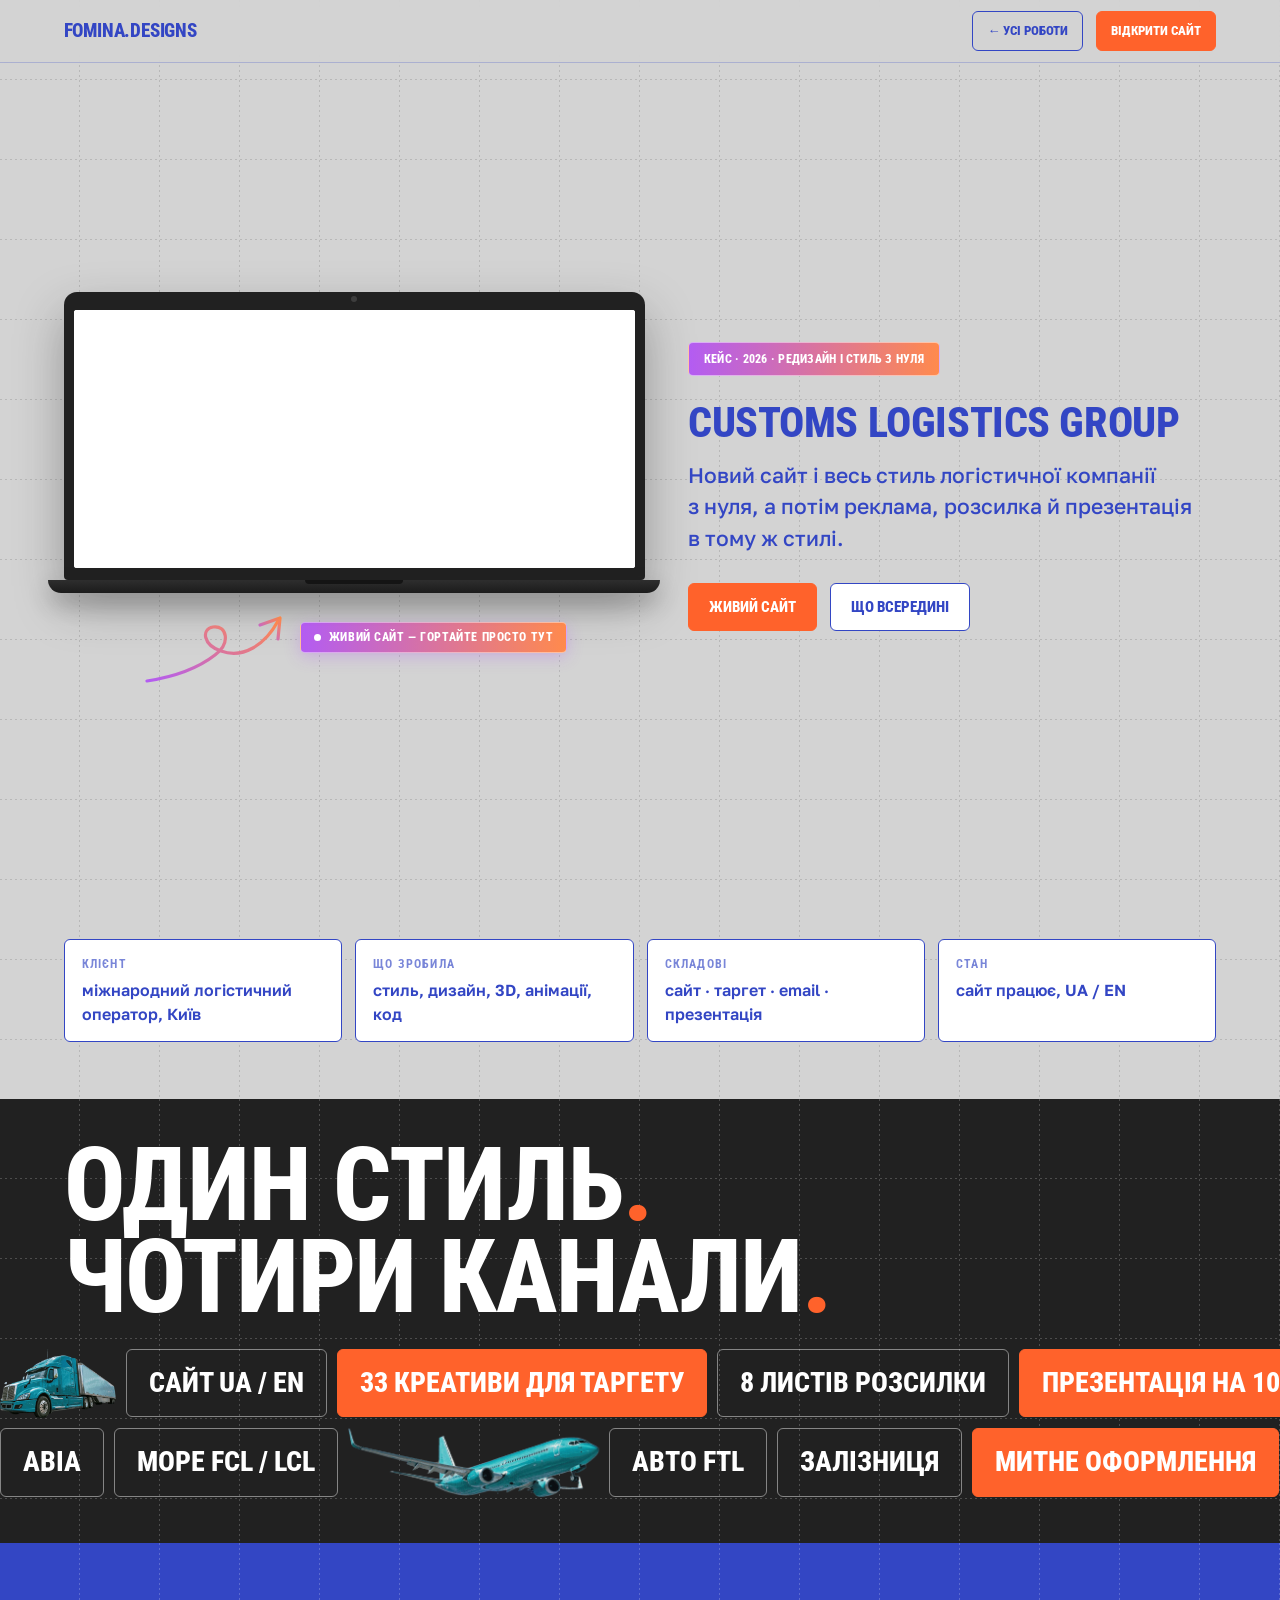
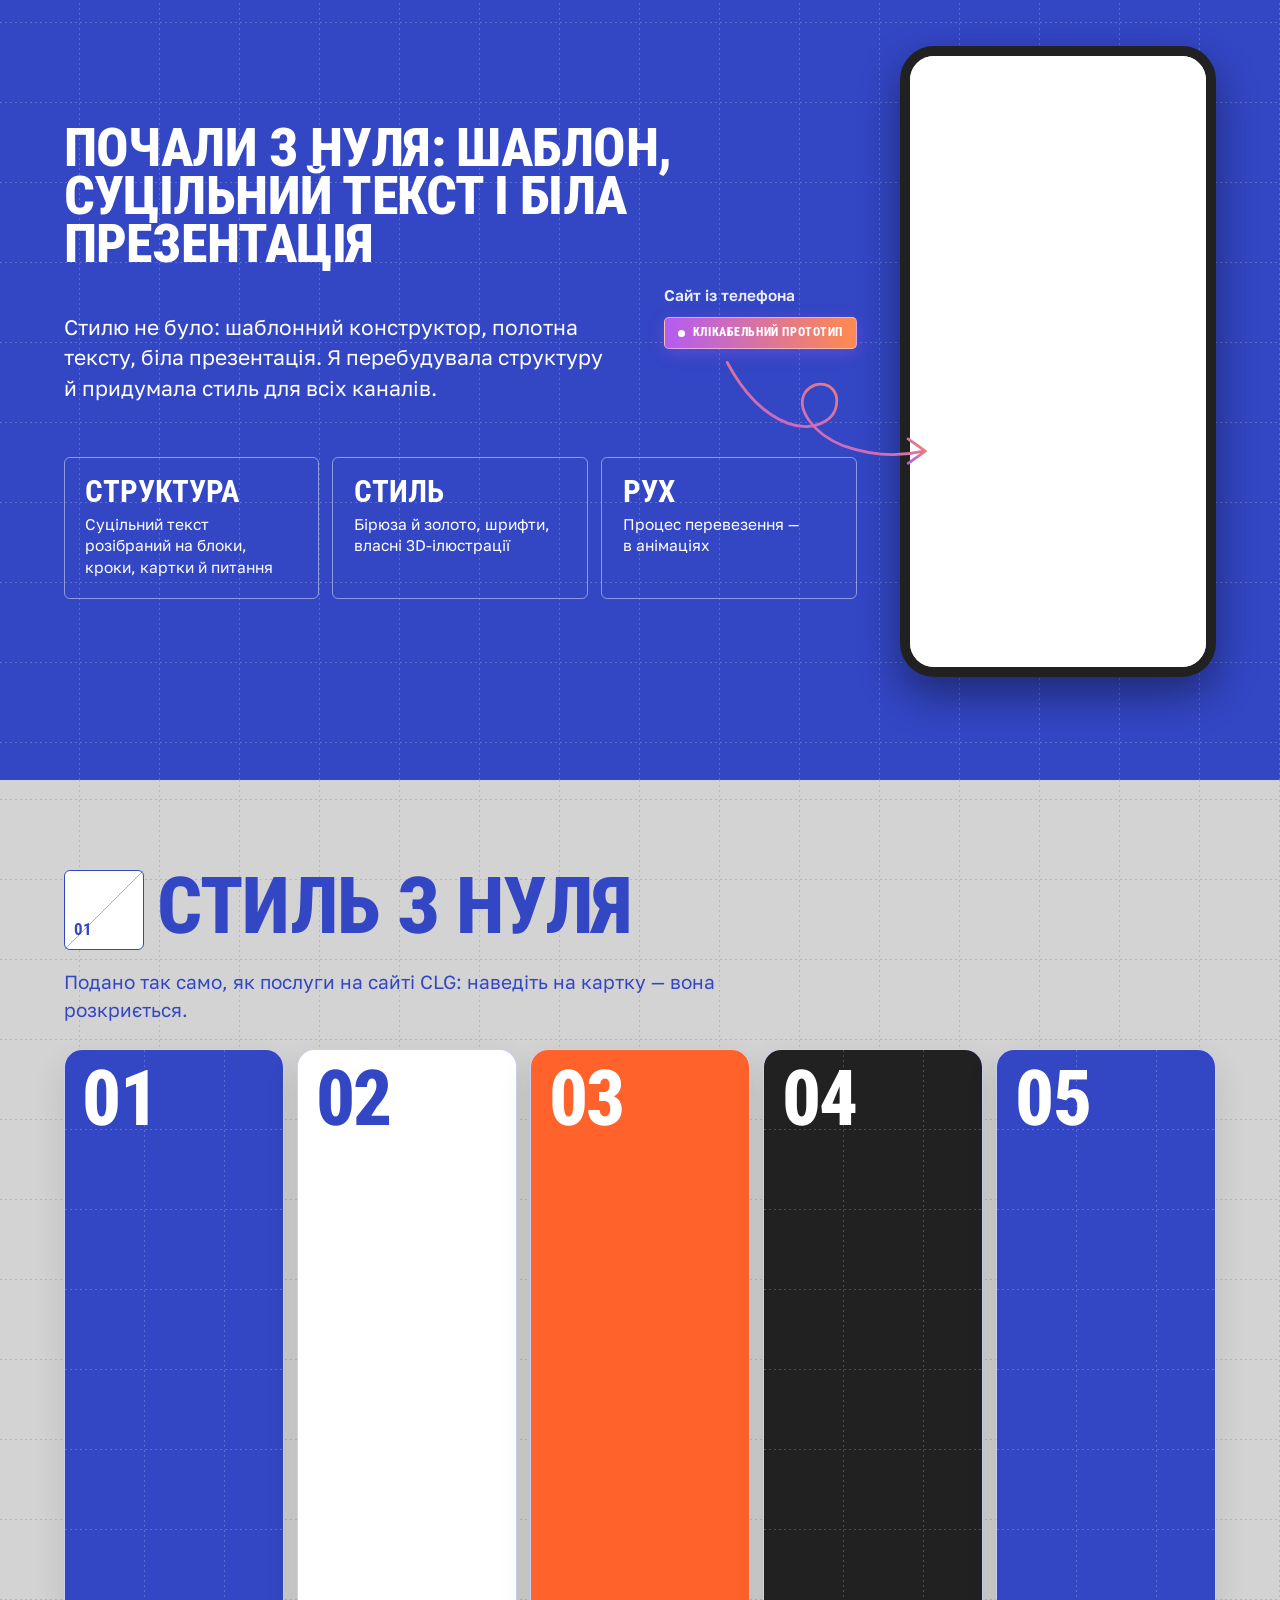
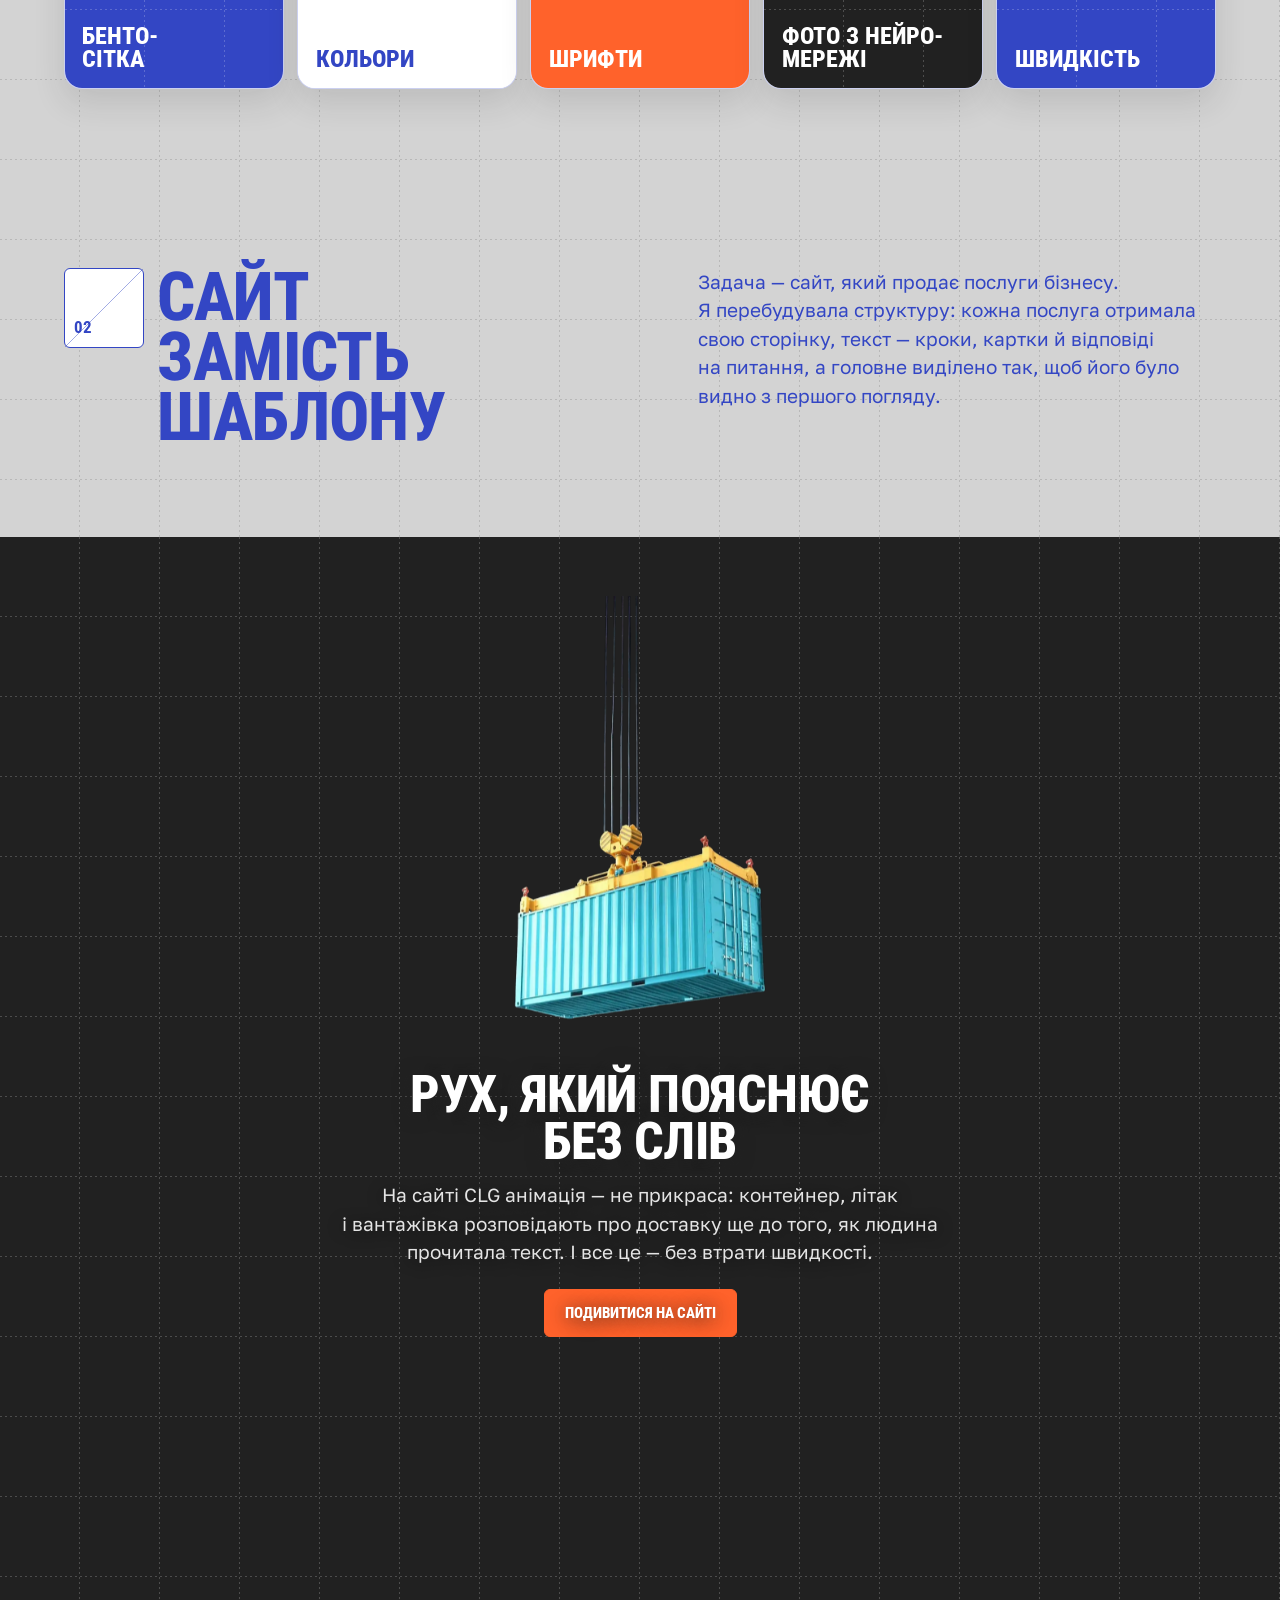
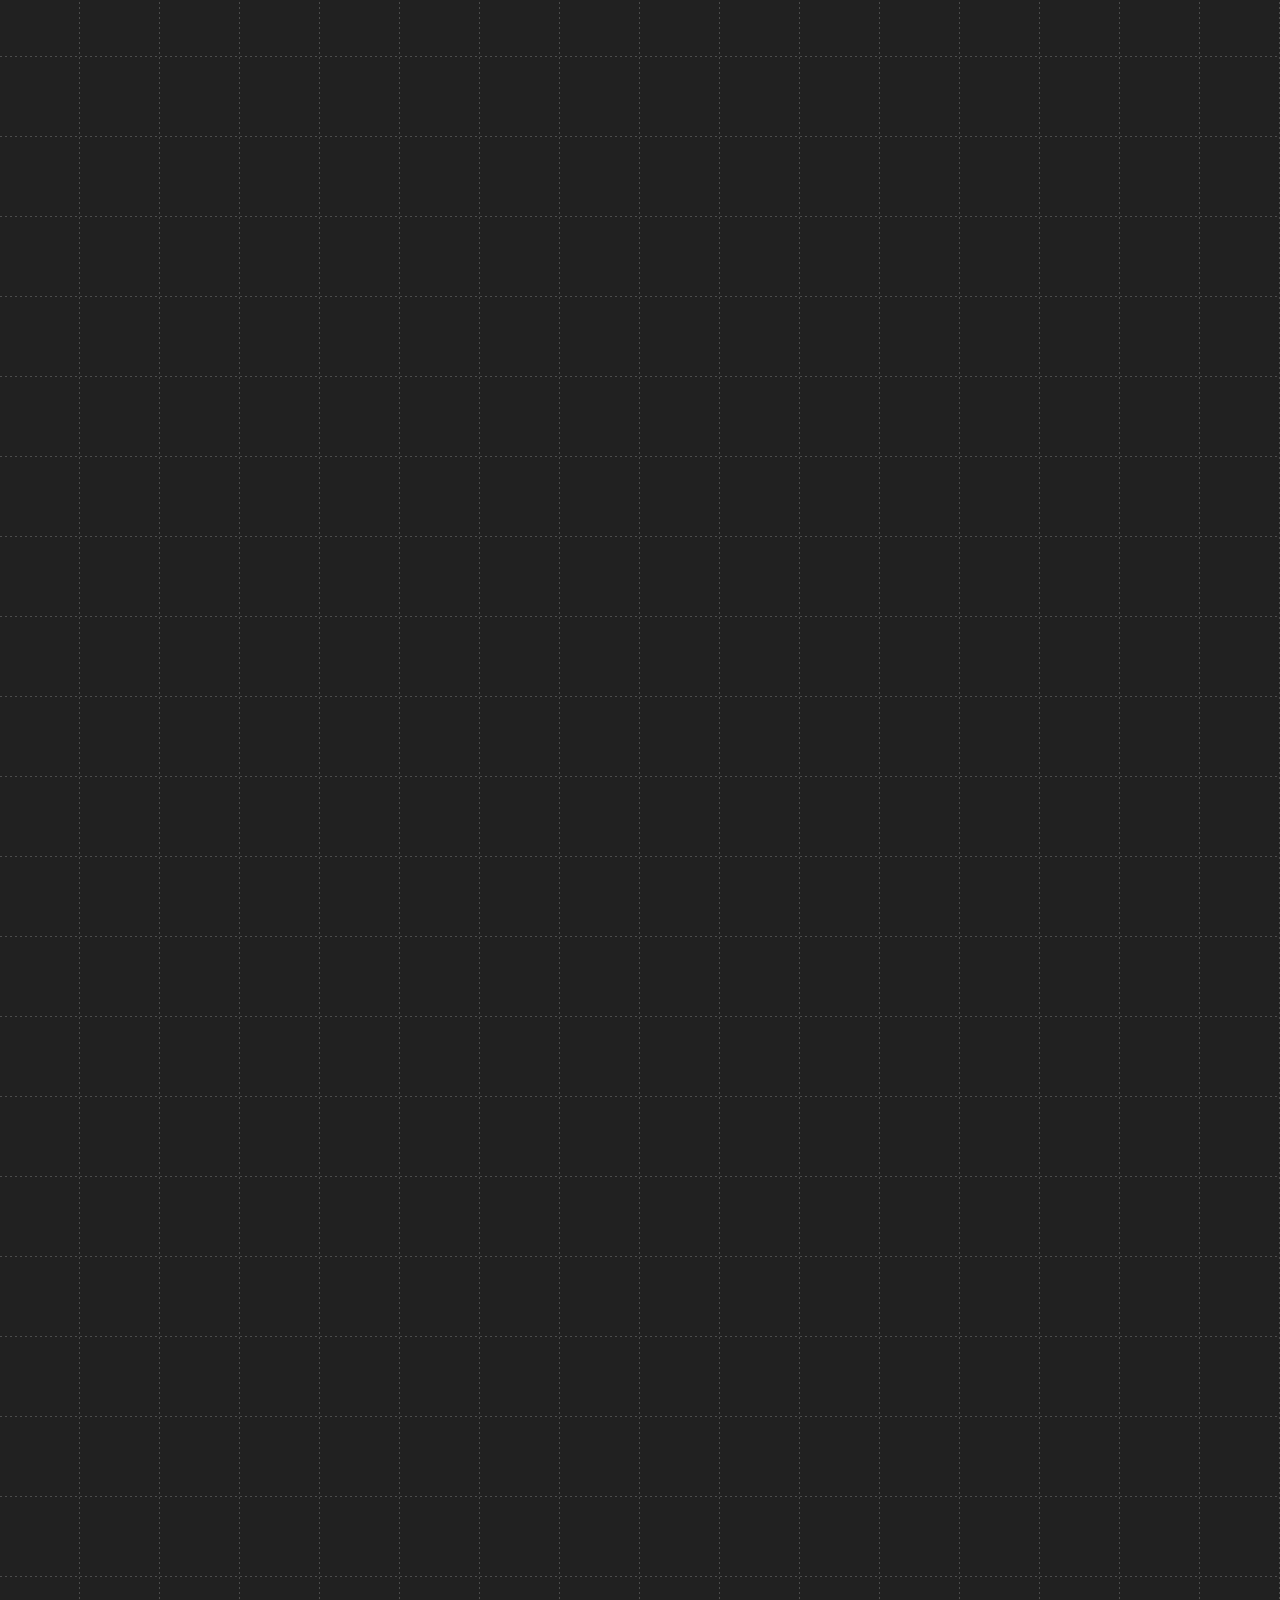
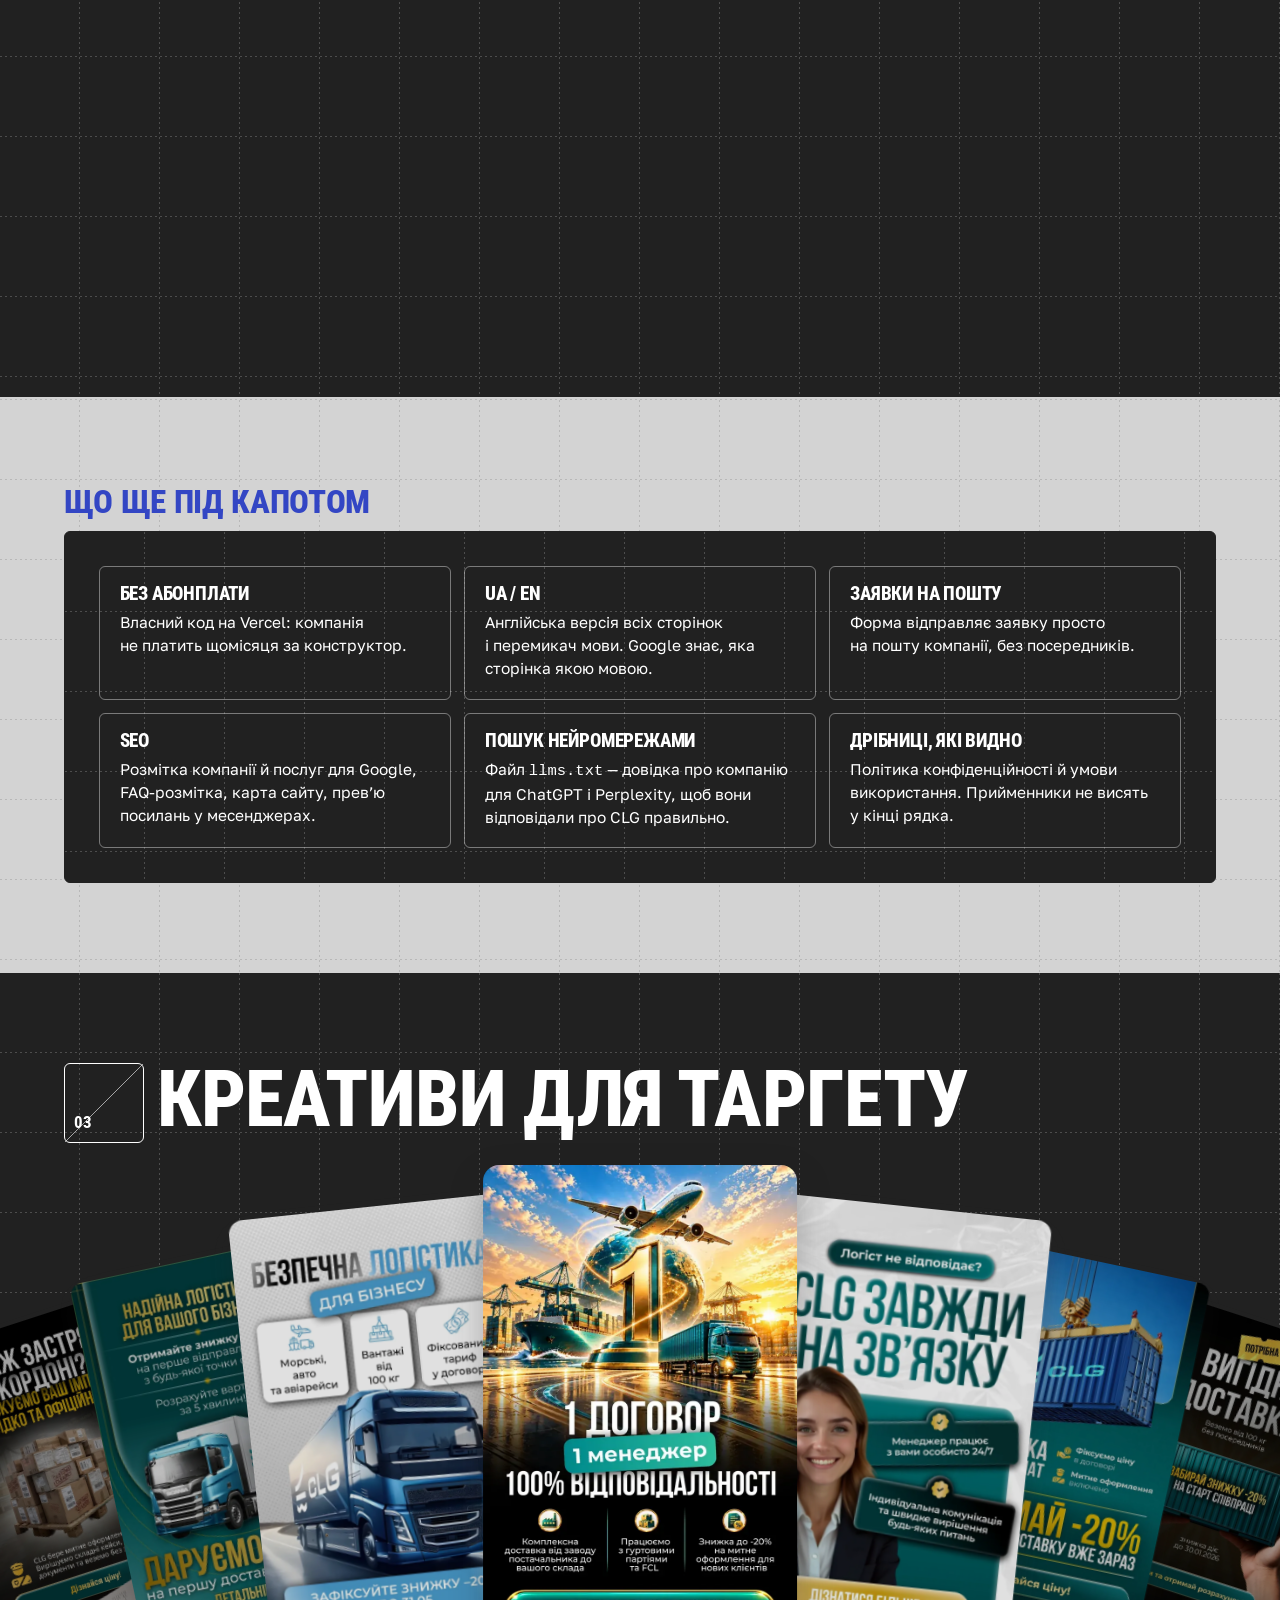
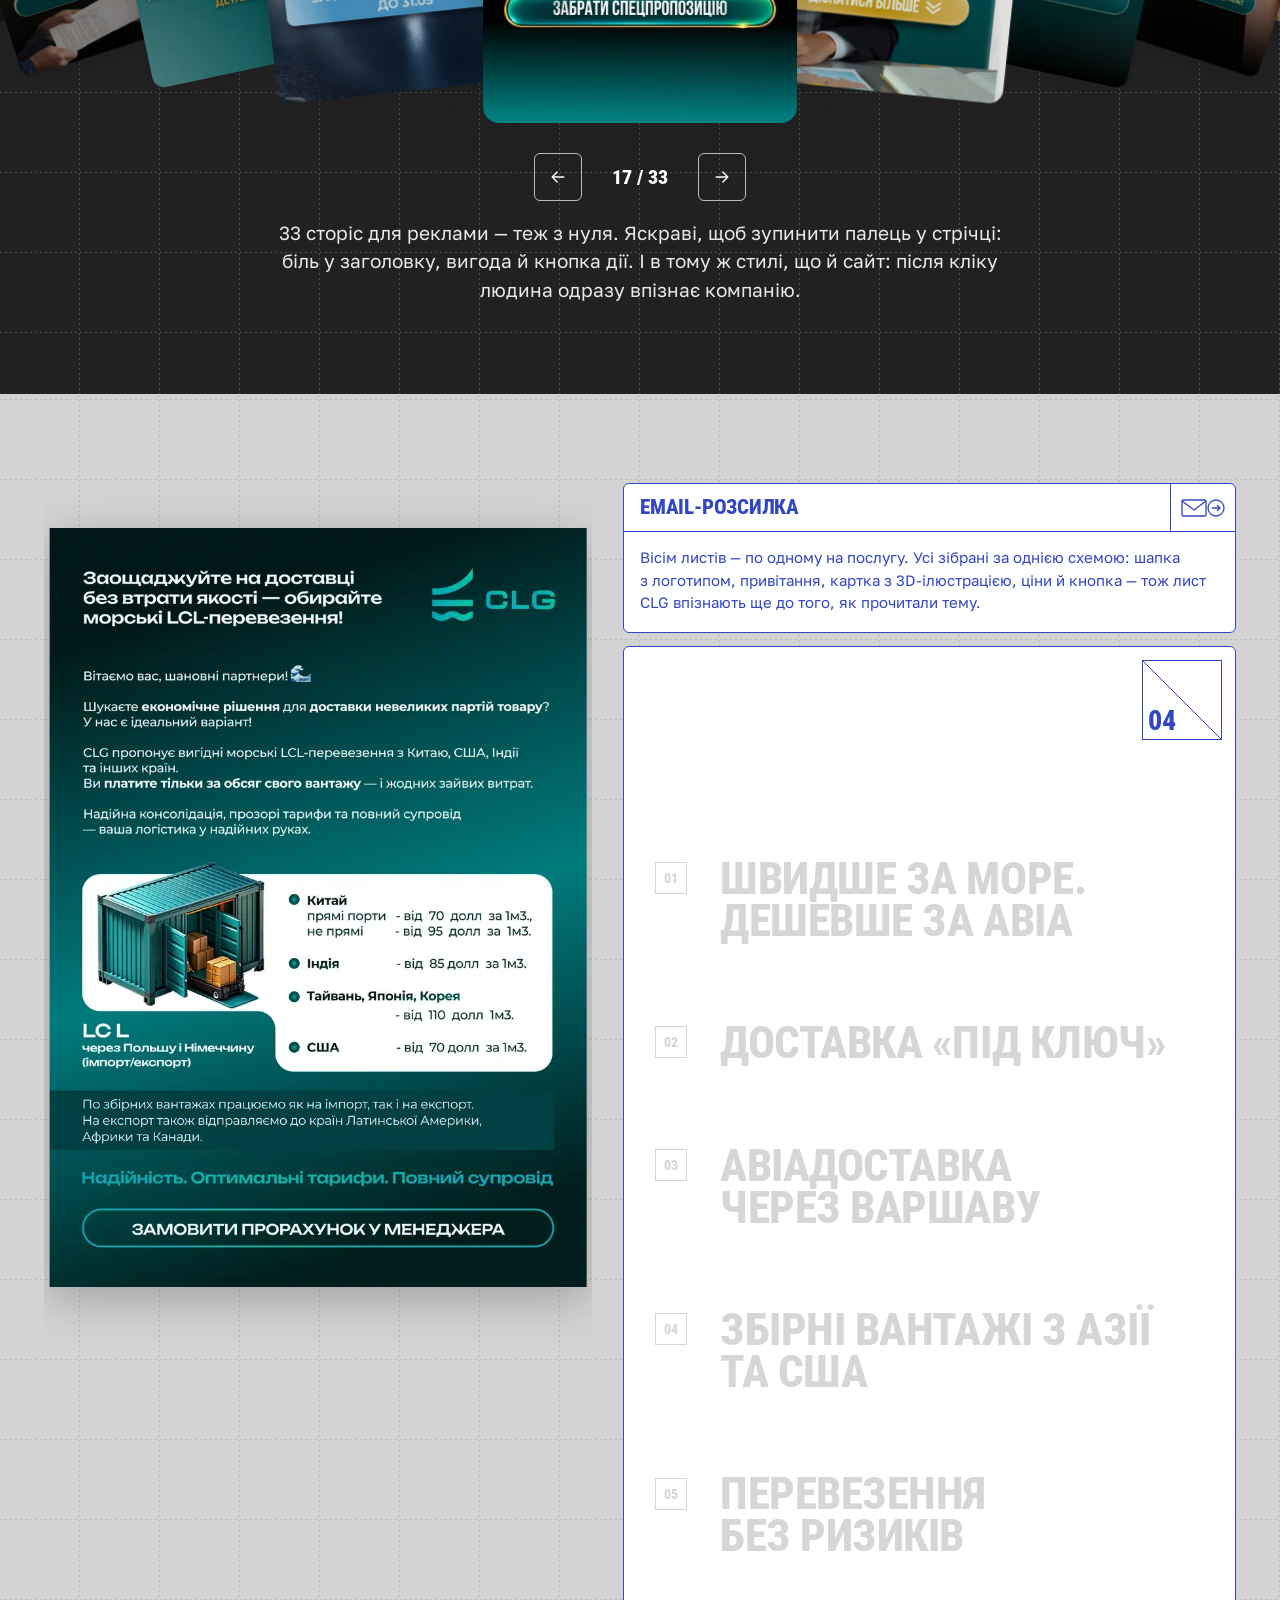
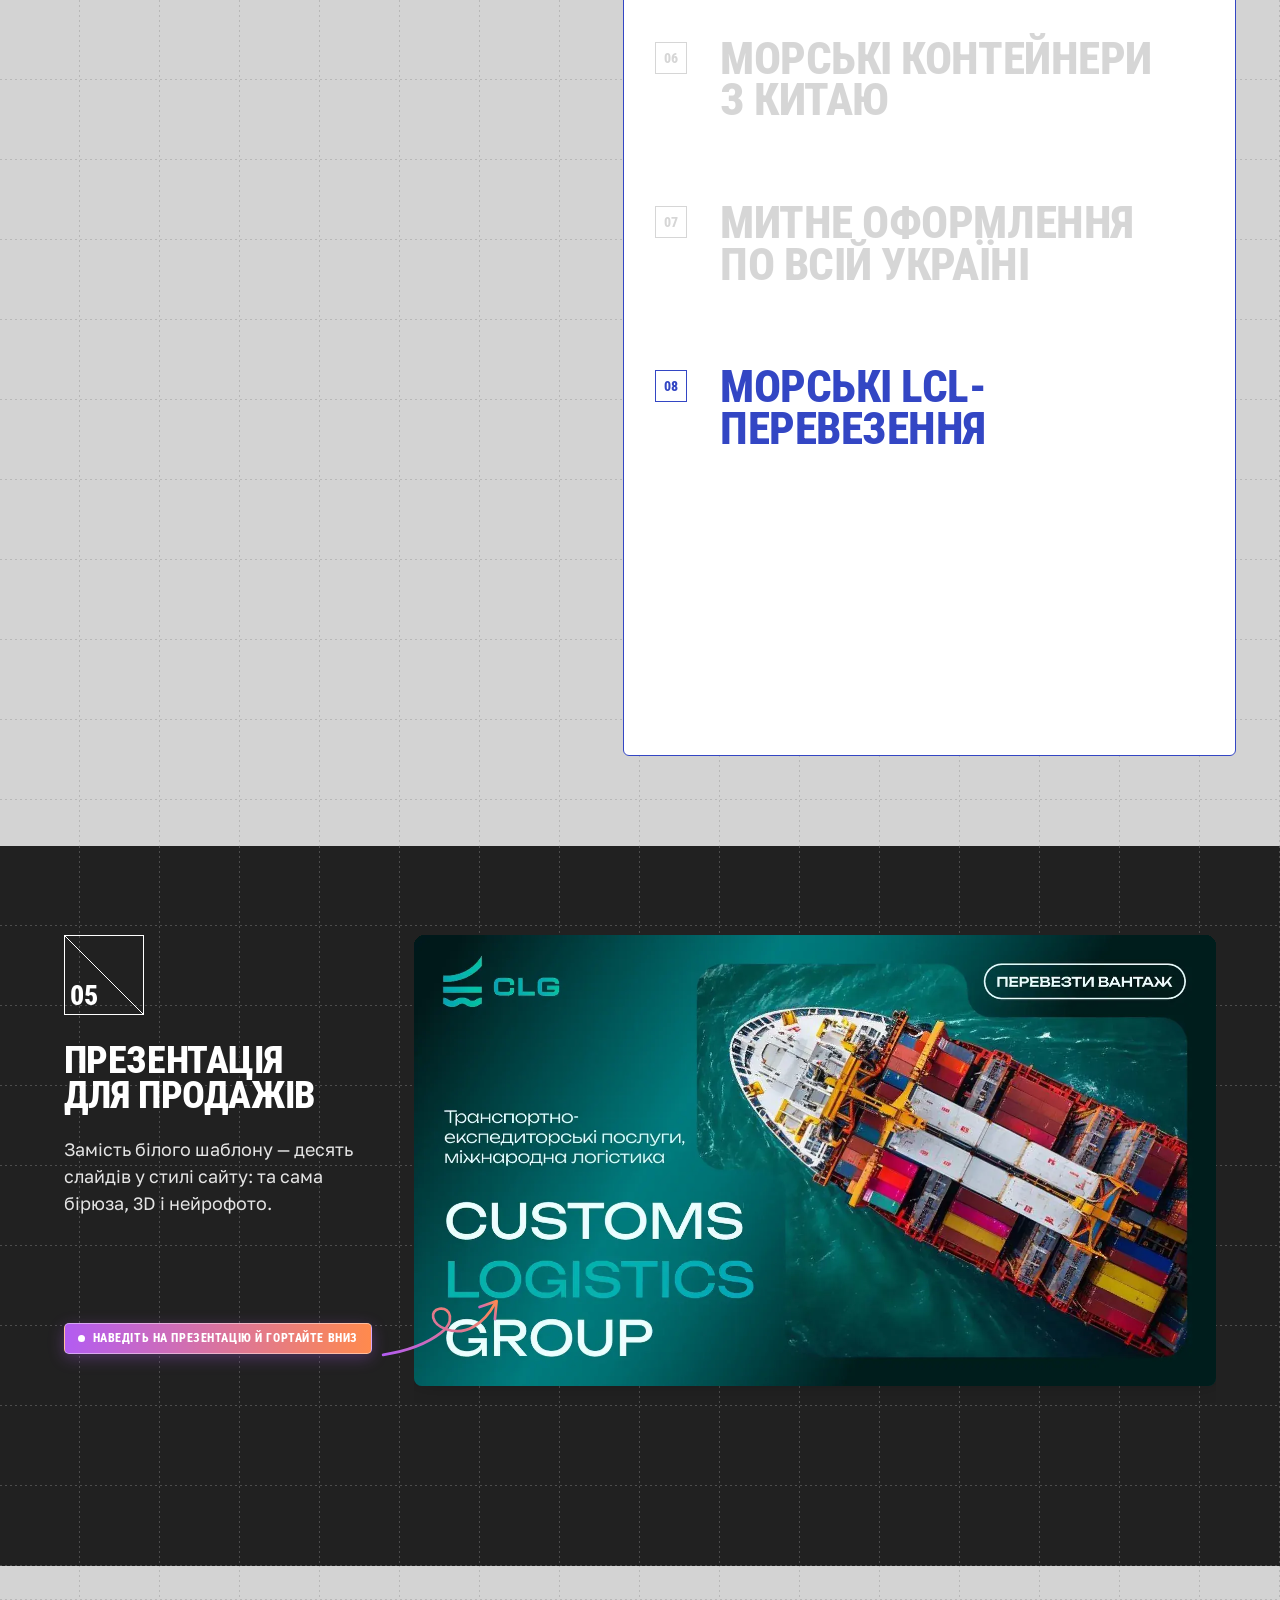
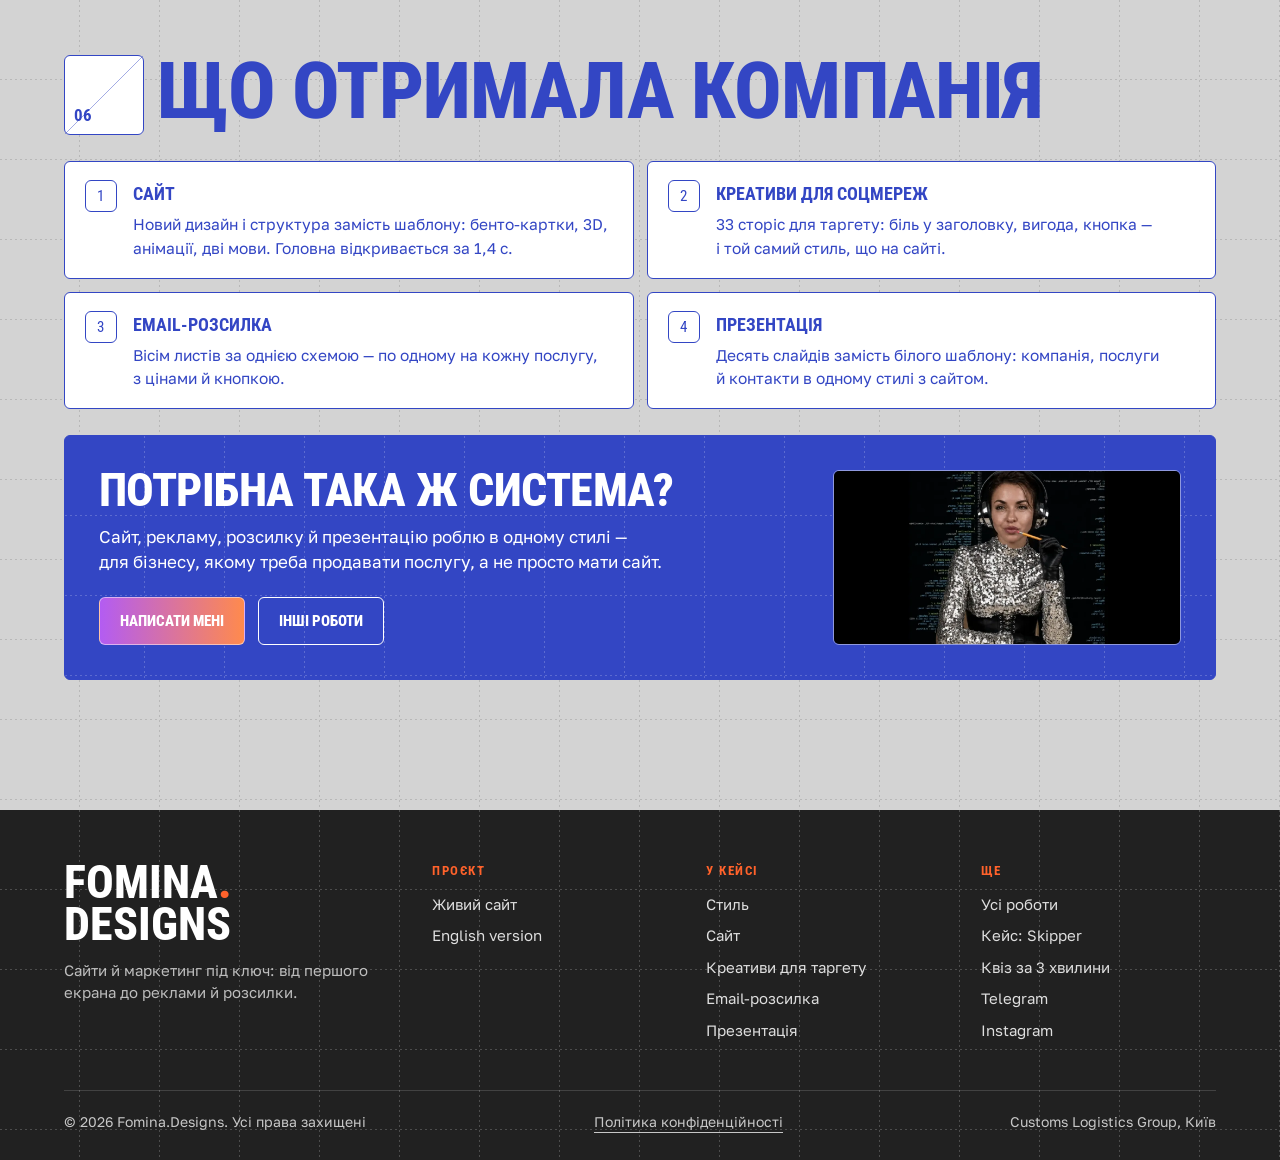
<file: clg.html>
<!doctype html>
<html lang="uk">
<head>
<meta charset="utf-8">
<meta name="viewport" content="width=device-width, initial-scale=1">
<title>Customs Logistics Group — редизайн і стиль з нуля для логістики | Fomina.Designs</title>
<meta name="description" content="Кейс: міжнародний логістичний оператор із Києва. Стиль з нуля, новий сайт із 3D і анімаціями, 33 креативи для таргету, 8 листів розсилки й презентація для продажів — в одному стилі.">
<link rel="canonical" href="https://fominadesigns.github.io/portfolio/clg.html">
<meta property="og:type" content="article">
<meta property="og:site_name" content="Fomina.Designs">
<meta property="og:locale" content="uk_UA">
<meta property="og:title" content="Customs Logistics Group — редизайн і стиль з нуля для логістики">
<meta property="og:description" content="Кейс: міжнародний логістичний оператор із Києва. Стиль з нуля, новий сайт із 3D і анімаціями, 33 креативи для таргету, 8 листів розсилки й презентація для продажів — в одному стилі.">
<meta property="og:url" content="https://fominadesigns.github.io/portfolio/clg.html">
<meta property="og:image" content="https://fominadesigns.github.io/portfolio/images/og/og-clg.jpg">
<meta property="og:image:width" content="1200">
<meta property="og:image:height" content="630">
<meta name="twitter:card" content="summary_large_image">
<meta name="theme-color" content="#3346C4">
<link rel="icon" href="favicon.ico" sizes="any">
<link rel="icon" href="favicon-32.png" type="image/png" sizes="32x32">
<link rel="apple-touch-icon" href="apple-touch-icon.png">
<script type="application/ld+json">{"@context": "https://schema.org", "@type": "BreadcrumbList", "itemListElement": [{"@type": "ListItem", "position": 1, "name": "Fomina.Designs", "item": "https://fominadesigns.github.io/portfolio/"}, {"@type": "ListItem", "position": 2, "name": "Кейс Customs Logistics Group", "item": "https://fominadesigns.github.io/portfolio/clg.html"}]}</script>

<link rel="preconnect" href="https://fonts.googleapis.com">
<link rel="preconnect" href="https://fonts.gstatic.com" crossorigin>
<link href="https://fonts.googleapis.com/css2?family=Roboto+Condensed:wght@700;800&family=Golos+Text:wght@400;500;600&display=swap" rel="stylesheet">

<style>
/* Каркас той самий, що в skipper.html (структура з driveberry.fr: герой,
   біжучий рядок, поворот, нумеровані розділи, великий підвал). Кольори,
   шрифти й сітка — свої, з design-system.md. Бірюза CLG живе лише
   всередині рамок: це продукт клієнта, а сторінка — моя. */
:root{
  --grey:#D3D3D3; --light:#ECECEC;
  --blue:#3346C4; --orange:#FF622B; --dark:#212121;
  --gap:13px; --r:6px;
  /* Один ритм між смисловими блоками на всю сторінку. */
  --sec:clamp(64px,7vw,112px);
  --grad:linear-gradient(90deg,#B35CF2,#FF8A4D);
  --head:'Roboto Condensed','Arial Narrow',sans-serif;
  --body:'Golos Text',system-ui,-apple-system,'Segoe UI',sans-serif;
  --grid-d:url("data:image/svg+xml,%3Csvg xmlns='http://www.w3.org/2000/svg' width='80' height='80'%3E%3Cpath d='M79.5 0V80M0 79.5H80' fill='none' stroke='%23000' stroke-opacity='.13' stroke-dasharray='2 3'/%3E%3C/svg%3E");
  --grid-l:url("data:image/svg+xml,%3Csvg xmlns='http://www.w3.org/2000/svg' width='80' height='80'%3E%3Cpath d='M79.5 0V80M0 79.5H80' fill='none' stroke='%23fff' stroke-opacity='.2' stroke-dasharray='2 3'/%3E%3C/svg%3E");
}
*,*::before,*::after{box-sizing:border-box}
html{-webkit-text-size-adjust:100%;scroll-behavior:smooth}
body{margin:0;background:var(--grey) var(--grid-d);color:var(--blue);
     font-family:var(--body);font-size:17px;line-height:1.5;overflow-x:clip;
     -webkit-font-smoothing:antialiased}
a{color:inherit}
:focus-visible{outline:2px solid var(--orange);outline-offset:3px}
img{max-width:100%;display:block}
/* Лише бокові відступи: вертикальні задає секція, інакше .wrap їх обнуляв. */
.wrap{max-width:1240px;margin:0 auto;padding-inline:clamp(16px,3.4vw,48px)}
h1,h2,h3,.h{font-family:var(--head);font-weight:800;text-transform:uppercase;
            line-height:.9;letter-spacing:-.01em;margin:0}

/* ── шапка ─────────────────────────────────────────────────────────── */
.bar{position:sticky;top:0;z-index:20;background:rgba(211,211,211,.86);
     backdrop-filter:blur(8px);border-bottom:1px solid rgba(51,70,196,.25)}
/* Телефон: розмиття під шапкою важке для прокрутки — щільний фон замість нього. */
@media (max-width:760px){ .bar{backdrop-filter:none;background:rgba(211,211,211,.97)} }
.bar-in{display:flex;align-items:center;gap:var(--gap);padding-top:11px;padding-bottom:11px}
.logo{font-family:var(--head);font-weight:800;font-size:19px;text-transform:uppercase;
      text-decoration:none;letter-spacing:-.01em}
.bar .sp{flex:1}
.btn{display:inline-flex;align-items:center;justify-content:center;gap:9px;
     font-family:var(--head);font-weight:800;text-transform:uppercase;font-size:15px;
     text-decoration:none;cursor:pointer;border:1px solid var(--blue);
     background:#fff;color:var(--blue);padding:12px 20px;border-radius:var(--r);
     transition:transform .18s,background .18s}
.btn:hover{transform:translateY(-2px)}
.btn.o{background:var(--orange);border-color:var(--orange);color:#fff}
.btn.o:hover{background:#ff7846}
.btn.g{background:transparent}
.btn.grad{background:var(--grad);border-color:rgba(255,255,255,.5);color:#fff}
.btn.grad:hover{filter:brightness(1.08)}
.btn.sm{padding:9px 14px;font-size:13px}
.btn.wh{background:#fff;border-color:#fff}
@media (max-width:520px){ .bar .btn.g{display:none} }

/* ── 1. герой ──────────────────────────────────────────────────────── */
.hero{padding-top:0;padding-bottom:40px}
/* Перший екран — рівно висота вікна мінус шапка; вміст по центру.
   Білі картки під ним починаються вже за краєм екрана. */
.hero-grid{min-height:calc(100svh - 64px);min-height:calc(100svh - 64px);
           padding:32px 0}
.tagline{font-family:var(--head);font-weight:700;text-transform:uppercase;
         font-size:14px;letter-spacing:.14em;opacity:.8}
/* Плашка героя — як у Skipper: той самий градієнт, що над головною. */
.hero .tagline{display:inline-block;font-weight:800;font-size:12px;letter-spacing:.02em;
         line-height:1;color:#fff;opacity:1;background:var(--grad);padding:10px 15px;
         border-radius:5px;border:1px solid rgba(255,255,255,.5)}
/* Назва довга, тож заголовок менший, ніж у Skipper: уся перша колонка
   — плашка, назва, текст і кнопки — має вміститись в один екран. */
.hero h1{font-size:clamp(40px,4.7vw,78px);margin-top:16px}
/* На широкому екрані назва — в один рядок: розмір рахуємо від ширини
   самої колонки (cqi), тож рядок завжди вміщається. */
.hero-txt{container-type:inline-size}
@media (min-width:981px){ .hero h1{white-space:nowrap;font-size:7.9cqi} }
.hero .say{max-width:40ch;margin-top:18px;font-size:clamp(17px,1.65vw,22px);font-weight:500}
.hero-cta{display:flex;gap:var(--gap);flex-wrap:wrap;margin-top:28px}
.meta{display:grid;grid-template-columns:repeat(4,1fr);gap:var(--gap);margin-top:40px}
.meta div{background:#fff;border:1px solid var(--blue);border-radius:var(--r);
          padding:15px 17px;min-width:0}
.meta dt{font-family:var(--head);font-weight:700;text-transform:uppercase;font-size:12px;
         letter-spacing:.1em;opacity:.65;margin:0}
.meta dd{margin:5px 0 0;font-weight:600;font-size:16px}

.hero-grid{display:grid;grid-template-columns:1.1fr 1fr;gap:clamp(20px,3.4vw,46px);
           align-items:center}
.hero-txt,.hero-site{min-width:0}
/* Ноутбук: кришка, екран і підставка. Усередині — справжній сайт. */
.lid{background:#212121;border-radius:13px 13px 4px 4px;padding:11px 10px 12px;
     box-shadow:0 22px 48px rgba(33,33,33,.35)}
.cam{display:block;width:6px;height:6px;border-radius:50%;background:#3d3d3d;
     margin:-7px auto 8px}
.pane{position:relative;overflow:hidden;background:#fff;border-radius:3px;aspect-ratio:128/59}
/* Живий сайт проявляється поверх скріна, коли вже готовий. */
.js iframe[data-src]{opacity:0;transition:opacity .6s ease}
.js iframe[data-src].ready{opacity:1}
.pane img{width:100%;height:100%;object-fit:cover;object-position:top}
.pane iframe{position:absolute;top:0;left:0;border:0;display:block;
             width:1280px;height:590px;transform-origin:top left;background:#fff}
.base{height:13px;margin:0 clamp(-16px,-1.2vw,-6px);border-radius:0 0 13px 13px;
      background:linear-gradient(180deg,#2e2e2e,#1b1b1b);position:relative;
      box-shadow:0 10px 22px rgba(33,33,33,.3)}
.base::after{content:'';position:absolute;top:0;left:50%;transform:translateX(-50%);
             width:16%;height:4px;background:#141414;border-radius:0 0 6px 6px}
.frame-cap{margin-top:10px;text-align:center;font-size:13.5px;opacity:.65}

/* Позначка «це живий сайт» — як у Skipper: градієнт плашки,
   крапка кліпає, крива стрілка показує на ноутбук. */
.point{display:flex;align-items:center;justify-content:center;gap:9px;margin-top:12px}
.live{display:inline-flex;align-items:center;gap:8px;background:var(--grad);color:#fff;
      font:800 11.5px/1 var(--head);text-transform:uppercase;letter-spacing:.05em;
      padding:9px 13px;border-radius:5px;border:1px solid rgba(255,255,255,.45);
      box-shadow:0 4px 16px rgba(179,92,242,.3)}
.live i{width:7px;height:7px;border-radius:50%;background:#fff;flex:none;
        animation:livePulse 1.7s ease-in-out infinite}
@keyframes livePulse{50%{opacity:.2}}
@media (prefers-reduced-motion:reduce){ .live i{animation:none} }
.curl{display:block;flex:none;width:150px;height:82px;margin-bottom:-18px}
@media (max-width:420px){ .curl{width:104px;height:57px;margin-bottom:-12px} }

@media (max-width:980px){
  .hero-grid,.turn-grid{grid-template-columns:1fr}
  /* На вузькому екрані спершу слова, потім сайт. */
  .hero-txt{order:-1}
}

/* ── 2. біжучий рядок: що всередині ────────────────────────────────── */
.pains{background:var(--dark) var(--grid-l);color:#fff;padding:40px 0 46px;overflow:hidden}
.pains h2{font-size:clamp(40px,8vw,110px);padding:0 clamp(16px,3.4vw,48px);
          max-width:1240px;margin:0 auto}
.pains h2 em{font-style:normal;color:var(--orange)}
.lane{display:flex;align-items:center;gap:10px;margin-top:26px;width:max-content;
      animation:run var(--sp,46s) linear infinite}
.lane.back{animation-direction:reverse;--sp:54s;margin-top:10px}
.lane span{border:1px solid rgba(255,255,255,.45);border-radius:var(--r);
           padding:12px 22px;white-space:nowrap;font-family:var(--head);font-weight:800;
           text-transform:uppercase;font-size:clamp(17px,2.2vw,29px)}
.lane span.hot{background:var(--orange);border-color:var(--orange)}
/* 3D-транспорт із сайту CLG їде разом із фразами — як на самому сайті,
   де вантажівка виїжджає на прокрутку. */
.lane img{height:clamp(44px,5.4vw,72px);width:auto;flex:none}
.lane.back img{transform:scaleX(-1)}
@keyframes run{to{transform:translateX(-50%)}}
@media (prefers-reduced-motion:reduce){.lane{animation:none}}

/* ── 3. поворот ────────────────────────────────────────────────────── */
.turn{background:var(--blue) var(--grid-l);color:#fff;padding-block:12px}
/* Уся секція — на один екран під шапкою: телефон за висотою екрана,
   текст і картки підтискаються від висоти вікна. */
.turn-grid{display:grid;grid-template-columns:minmax(0,1fr) auto;gap:clamp(20px,3.4vw,46px);
           align-items:center;min-height:calc(100svh - var(--barh,72px) - 24px)}
.turn-txt{min-width:0}
.turn h2{font-size:clamp(26px,min(4.2vw,8svh),62px);max-width:24ch}
/* Текст ліворуч, праворуч від нього — підпис і плашка; стрілка від плашки
   йде вниз і заходить на телефон. */
.turn-mid{display:flex;align-items:flex-start;gap:clamp(16px,2vw,32px);margin-top:clamp(12px,2.6svh,22px)}
.turn p{flex:1;min-width:0;max-width:46ch;font-size:clamp(16px,min(1.9vw,3.4svh),21px);line-height:1.45}
.turn-hint{position:relative;flex:none;margin:clamp(-8px,-.5vw,0px) 0 0 auto;display:flex;flex-direction:column;
           align-items:flex-start;gap:10px;z-index:2}
.turn-hint small{font-weight:600;font-size:clamp(14px,1.2vw,17px);opacity:.9}
.turn-hint .live{white-space:nowrap}
.turn-arrow{position:absolute;left:30%;top:calc(100% + 10px);
            width:calc(70% + clamp(20px,3.4vw,46px) + 30px);height:auto;overflow:visible}
@media (max-width:980px){
  .turn{padding-block:var(--sec)}
  .turn-grid{grid-template-columns:minmax(0,1fr);row-gap:28px;min-height:0}
  .turn-mid{flex-direction:column}
  .turn-hint{margin:0}
  .turn-arrow{display:none}
}
.turn .three{display:grid;grid-template-columns:repeat(3,1fr);gap:var(--gap);margin-top:clamp(16px,3.6svh,34px)}
.turn .three div{border:1px solid rgba(255,255,255,.45);border-radius:var(--r);padding:clamp(12px,2.2svh,20px) clamp(14px,1.6vw,22px);
                 min-width:0}
.turn .three b{display:block;font-family:var(--head);font-size:clamp(20px,min(2.4vw,4.4svh),32px);
               text-transform:uppercase;line-height:.95}
.turn .three span{display:block;margin-top:7px;font-size:clamp(14px,2.4svh,15.5px);line-height:1.4}
.turn .three s{opacity:.7}

/* ── розділи ───────────────────────────────────────────────────────── */
section{padding-block:var(--sec)}
section[id]{scroll-margin-top:64px}
.sq{width:80px;height:80px;border:1px solid var(--blue);border-radius:var(--r);
    position:relative;flex:none;background:#fff}
.sq::before{content:'';position:absolute;inset:0;
            background:linear-gradient(to bottom right,transparent calc(50% - .5px),
            rgba(51,70,196,.45) 50%,transparent calc(50% + .5px))}
.sq b{position:absolute;left:9px;bottom:6px;font-family:var(--head);font-size:17px}
.sec-head{display:flex;gap:var(--gap);align-items:flex-start}
.sec-head h2{font-size:clamp(34px,6.2vw,96px);flex:1;min-width:0}
.sec-lead{max-width:60ch;margin-top:18px;font-size:clamp(16px,1.7vw,19px)}
.sub{font-family:var(--head);font-weight:800;text-transform:uppercase;
     font-size:clamp(22px,2.6vw,34px);margin-top:44px}

/* ── телефон із живим сайтом (на «повороті») ───────────────────────── */
/* Телефон за висотою екрана, але не більший за 316 px завширшки. */
.phone{height:min(631px,calc(100svh - var(--barh,72px) - 24px));aspect-ratio:316/631;
       max-width:100%;margin:0 auto}
.phone .screen{height:100%;border:10px solid var(--dark);border-radius:34px;overflow:hidden;
               background:var(--dark);box-shadow:0 18px 40px rgba(0,0,0,.4)}
.phone .holder{width:100%;height:100%;overflow:hidden;position:relative;background:#fff}
.phone .holder img{width:100%;height:auto}
.phone iframe{position:absolute;top:0;left:0;width:390px;height:780px;border:0;display:block;
              transform:scale(.758);transform-origin:top left;background:#fff}

/* ── 01. сайт: кадри з підписами ───────────────────────────────────── */
.shots{display:grid;grid-template-columns:1fr 1fr;gap:var(--gap);margin-top:26px}
.shot{background:#fff;border:1px solid var(--blue);border-radius:var(--r);
      padding:clamp(12px,1.5vw,18px);min-width:0;display:flex;flex-direction:column}
.shot h3{font-size:clamp(19px,2vw,26px);margin-top:16px}
.shot p{margin:9px 0 0;font-size:15.5px}
.browser{border:1px solid rgba(51,70,196,.35);border-radius:var(--r);overflow:hidden;background:#fff}
.browser .bbar{display:flex;align-items:center;gap:9px;padding:8px 11px;
               border-bottom:1px solid rgba(51,70,196,.2)}
.dots{display:flex;gap:5px}
.dots i{width:9px;height:9px;border-radius:50%;background:rgba(51,70,196,.3)}
.url{flex:1;min-width:0;background:var(--light);border-radius:999px;padding:4px 12px;
     font-size:12px;white-space:nowrap;overflow:hidden;text-overflow:ellipsis;opacity:.75}
.browser a{display:block;aspect-ratio:16/10;overflow:hidden}
.browser a img{width:100%;height:100%;object-fit:cover;object-position:top;
               transition:transform .5s}
.browser a:hover img{transform:scale(1.03)}

/* Швидкість: справжні числа з Lighthouse, нічого не округлено. */
.kpi{display:grid;grid-template-columns:repeat(5,1fr);gap:var(--gap)}
.kpi div{border-left:1px dashed rgba(51,70,196,.4);padding:4px 0 4px 16px;min-width:0}
.kpi div:first-child{border-left:0;padding-left:0}
.kpi b{display:block;font-family:var(--head);font-weight:800;font-size:clamp(34px,4.4vw,62px);
       line-height:.95;color:var(--orange)}
.kpi span{display:block;margin-top:6px;font-size:14.5px;line-height:1.35}
.kpi-note{margin:18px 0 0;font-size:14px;opacity:.7}
@media (max-width:900px){
  .kpi{grid-template-columns:repeat(2,1fr);row-gap:22px}
  .kpi div{border-left:0;padding-left:0}
}

/* ── 01. стиль з нуля ── */
.style-grid{display:grid;grid-template-columns:1.1fr 1fr;gap:var(--gap);margin-top:26px}
.style-grid h3,.set h3{font-size:clamp(20px,2.2vw,28px)}
.sw{list-style:none;margin:18px 0 0;padding:0;display:grid;gap:10px}
.sw li{display:flex;gap:14px;align-items:center}
.sw i{width:58px;height:58px;flex:none;border-radius:var(--r);border:1px solid rgba(51,70,196,.25)}
.sw span{font-weight:600;font-size:16px;line-height:1.3}
.sw small{display:block;font-weight:400;font-size:14px;opacity:.75}
.type .type-big{margin:20px 0 16px;width:100%;max-width:364px;height:auto;
                border:1px solid rgba(51,70,196,.25);border-radius:var(--r)}
.type p{margin:0;font-size:15.5px}
.set-row{display:grid;grid-template-columns:repeat(6,1fr);gap:var(--gap);margin-top:18px;
         align-items:center}
.set-row img{width:100%;height:clamp(90px,11vw,150px);object-fit:contain}
.set p{margin:18px 0 0;max-width:60ch;font-size:15.5px;opacity:.85}
@media (max-width:900px){
  .style-grid{grid-template-columns:1fr}
  .set-row{grid-template-columns:repeat(3,1fr)}
}
.speed{display:grid;grid-template-columns:1.2fr 1fr;gap:clamp(18px,3vw,40px);align-items:start}
.speed table{width:100%;border-collapse:collapse;font-size:16px}
.speed th,.speed td{text-align:left;padding:11px 8px;border-bottom:1px dashed rgba(51,70,196,.35)}
.speed th{font-family:var(--head);font-weight:700;text-transform:uppercase;font-size:12.5px;
          letter-spacing:.1em;opacity:.65}
.speed td:last-child{font-weight:700}
.speed td.up{color:var(--orange)}
.speed .note{font-size:15px;margin:0}
.speed .note+.note{margin-top:10px}

.cards{display:grid;grid-template-columns:repeat(3,1fr);gap:var(--gap);margin-top:var(--gap)}
.card{background:#fff;border:1px solid var(--blue);border-radius:var(--r);padding:18px 20px;
      min-width:0}
.card h3{font-size:19px;margin-bottom:9px}
.card p{margin:0;font-size:15.5px}
.panel{background:#fff;border:1px solid var(--blue);border-radius:var(--r);
       padding:clamp(18px,3vw,34px);margin-top:26px}
.panel.dark{background:var(--dark) var(--grid-l);color:#fff;border-color:var(--dark)}
.panel.blue{background:var(--blue) var(--grid-l);color:#fff;border-color:var(--blue)}
.panel.dark .card,.panel.blue .card{background:transparent;border-color:rgba(255,255,255,.4);
                                    color:#fff}

/* ── 02. креативи ──────────────────────────────────────────────────── */
.ads{display:grid;grid-template-columns:minmax(260px,360px) 1fr;gap:clamp(18px,3vw,40px);
     margin-top:28px;align-items:start}
.lead-creo{position:sticky;top:84px}
.story{display:block;border-radius:14px;overflow:hidden;background:var(--dark);
       border:4px solid var(--dark);aspect-ratio:9/16;
       box-shadow:0 10px 26px rgba(33,33,33,.22);transition:transform .25s}
.story img{width:100%;height:100%;object-fit:cover}
.story:hover{transform:translateY(-4px)}
.lead-creo .story{border-width:8px;border-radius:26px}
.cap{font-size:14px;margin-top:9px;line-height:1.4}
.cap b{font-family:var(--head);text-transform:uppercase;font-size:13px;letter-spacing:.06em;
       display:block;margin-bottom:2px}
.series+.series{margin-top:30px}
.series h3{font-size:clamp(19px,2vw,25px)}
.series>p{margin:6px 0 0;font-size:15.5px;max-width:56ch}
.row{display:grid;grid-template-columns:repeat(4,1fr);gap:var(--gap);margin-top:14px}
.row figure{margin:0;min-width:0}
.formula{display:flex;flex-wrap:wrap;gap:8px;margin-top:16px}
.formula span{border:1px solid var(--blue);border-radius:999px;padding:6px 14px;
              font-family:var(--head);font-weight:700;text-transform:uppercase;font-size:13px;
              letter-spacing:.06em;background:#fff}
.formula i{font-style:normal;align-self:center;opacity:.6}

.ab{display:grid;grid-template-columns:1fr 1fr 1.3fr;gap:clamp(14px,2.4vw,30px);align-items:center}
.ab figure{margin:0;min-width:0;position:relative}
.ab .tag{position:absolute;top:10px;left:10px;z-index:1;background:var(--orange);color:#fff;
         font-family:var(--head);font-weight:800;font-size:18px;width:36px;height:36px;
         display:grid;place-items:center;border-radius:var(--r)}
.ab h3{font-size:clamp(24px,3.2vw,42px)}
.ab p{margin:12px 0 0;font-size:16px}

/* ── 03. листи: кожен гортається у своїй рамці ────────────────────── */
.mails{display:grid;grid-template-columns:repeat(4,1fr);gap:var(--gap);margin-top:26px}
.mail{margin:0;min-width:0}
.mail .win{background:#fff;border:1px solid var(--blue);border-radius:var(--r);overflow:hidden}
.mail .top{display:flex;gap:8px;align-items:center;padding:9px 12px;font-size:12.5px;
           border-bottom:1px solid rgba(51,70,196,.2)}
.mail .top b{font-family:var(--head);text-transform:uppercase;letter-spacing:.06em}
.mail .scroll{height:clamp(380px,40vw,520px);overflow-y:auto;overscroll-behavior:contain;
              scrollbar-width:thin}
.mail figcaption{font-size:14.5px;margin-top:9px;line-height:1.4}
.flow{display:flex;flex-wrap:wrap;gap:8px;margin-top:18px}
.flow span{background:#fff;border:1px solid var(--blue);border-radius:var(--r);padding:7px 12px;
           font-size:14px;font-weight:600}
.flow i{font-style:normal;align-self:center;opacity:.55}

/* ── 04. презентація: стрічка слайдів ─────────────────────────────── */
/* Без скрипта це звичайна стрічка, яку гортають пальцем або колесом;
   скрипт лише додає стрілки й лічильник. */
.deck{margin-top:26px;position:relative}
.track{display:flex;gap:var(--gap);overflow-x:auto;scroll-snap-type:x mandatory;
       scroll-behavior:smooth;padding-bottom:14px;scrollbar-width:thin;
       -webkit-overflow-scrolling:touch}
.slide{flex:0 0 min(86%,900px);scroll-snap-align:start;margin:0;min-width:0}
.slide a{display:block;border:1px solid var(--blue);border-radius:var(--r);overflow:hidden;
         background:#0d3b3b;aspect-ratio:16/9}
.slide img{width:100%;height:100%;object-fit:cover}
.slide figcaption{font-size:14.5px;margin-top:8px}
.deck-nav{display:none;align-items:center;gap:var(--gap);margin-top:10px}
.js .deck-nav{display:flex}
.deck-nav button{width:48px;height:48px;border:1px solid var(--blue);border-radius:var(--r);
                 background:#fff;color:var(--blue);cursor:pointer;display:grid;place-items:center}
.deck-nav button:hover{background:var(--blue);color:#fff}
.deck-nav button:disabled{opacity:.35;cursor:default;background:#fff;color:var(--blue)}
.deck-nav .count{font-family:var(--head);font-weight:800;font-size:20px;min-width:80px}

/* ── 05. підсумок ──────────────────────────────────────────────────── */
.rules{list-style:none;margin:26px 0 0;padding:0;display:grid;grid-template-columns:1fr 1fr;
       gap:var(--gap)}
.rules li{background:#fff;border:1px solid var(--blue);border-radius:var(--r);
          padding:18px 20px;display:flex;gap:16px;align-items:flex-start}
.num{width:32px;height:32px;flex:none;border:1px solid var(--blue);border-radius:var(--r);
     display:grid;place-items:center;font-family:var(--head);font-size:15px}
.rules b{display:block;font-family:var(--head);text-transform:uppercase;font-size:18px}
.rules p{margin:6px 0 0;font-size:15.5px}

/* ── перегляд картинки на весь екран ───────────────────────────────── */
.lb{border:0;padding:0;background:transparent;max-width:none;max-height:none;
    width:100vw;height:100svh;margin:0}
.lb::backdrop{background:rgba(20,20,20,.9)}
.lb[open]{display:grid;place-items:center}
.lb img{max-width:min(94vw,1600px);max-height:86svh;width:auto;height:auto;border-radius:var(--r)}
.lb .x,.lb .pv,.lb .nx{position:fixed;width:48px;height:48px;border-radius:var(--r);
       border:1px solid rgba(255,255,255,.5);background:rgba(33,33,33,.6);color:#fff;
       cursor:pointer;display:grid;place-items:center;font-size:22px}
.lb .x{top:16px;right:16px}
.lb .pv{left:16px;top:50%;transform:translateY(-50%)}
.lb .nx{right:16px;top:50%;transform:translateY(-50%)}
.lb p{position:fixed;bottom:14px;left:0;right:0;text-align:center;color:#fff;
      font-size:14px;margin:0;opacity:.8;padding:0 70px}


/* ── анімації: сцена на весь екран ─────────────────────────────────── */
/* Сцена — колонка: зверху вільне місце, де висить контейнер, знизу текст.
   Контейнер прив'язаний до низу верхньої частини, тож завжди зупиняється
   трохи вище заголовка, яким би не був екран. */
.anim{position:relative;height:340svh;background:var(--dark) var(--grid-l);color:#fff;padding:0 0 clamp(44px,5vw,80px)}
.anim-stage{position:sticky;top:64px;height:calc(100svh - 64px);overflow:hidden;display:flex;
            flex-direction:column;align-items:center;--tw:600px}
.a-top{flex:1;position:relative;width:100%;min-height:0}
.anim-txt{position:relative;z-index:2;text-shadow:0 2px 18px rgba(33,33,33,.85);text-align:center;max-width:1100px;
          padding:0 20px clamp(24px,4svh,48px)}
.anim-txt h2{font-size:clamp(32px,4.1vw,72px)}
/* Рівно два рядки на широкому екрані; на телефоні — як вийде. */
@media (min-width:761px){ .anim-txt h2{white-space:nowrap} }
.anim-txt p{margin:16px auto 0;max-width:52ch;font-size:clamp(16px,1.5vw,19px);opacity:.88}
.anim-txt .tagline{margin:0 0 8px;opacity:.7}
.anim-txt .btn{margin-top:22px}
.anim-stage img{position:absolute;z-index:1;height:auto;will-change:transform;pointer-events:none}
.a-box{bottom:clamp(14px,3svh,34px);left:50%;width:clamp(180px,20vw,360px);
       margin-left:calc(clamp(180px,20vw,360px) / -2);transform-origin:50% 0}
/* Літак справа: великий, нахилений носом угору, частково за краєм
   і трохи заходить на текст. Вантажівка зліва: кабіна трохи на тексті,
   причіп за краєм екрана — її ширину й місце рахує
   скрипт (--tw — ширина тексту). */
.a-plane{right:-4vw;bottom:17svh;width:clamp(340px,36vw,700px);rotate:7deg}
/* Вантажівка в оригіналі дивиться ліворуч: віддзеркалюємо, щоб їхала зліва. */
.a-truck{right:calc(50% + var(--tw) / 2 - 40px);bottom:3svh;
         width:var(--trw,clamp(300px,30vw,560px));scale:-1 1}
.a-box.swing{animation:swing 5s ease-in-out infinite}
@keyframes swing{0%,100%{rotate:-1deg}50%{rotate:1deg}}
/* Телефон: без довгої прокрутки й закріпленої сцени — звичайна секція.
   Зверху контейнер на тросах, що йдуть від краю секції, далі заголовок,
   текст і кнопка, нижче літак і вантажівка. Кожен виїжджає, коли
   зʼявляється на екрані (клас .in ставить скрипт). */
@media (max-width:760px){
  .anim{height:auto;padding:0 0 var(--sec)}
  .anim-stage{position:static;height:auto;overflow:hidden}
  .a-top{flex:none;display:flex;justify-content:center}
  .anim-stage img{position:relative;will-change:auto}
  .a-box{bottom:auto;left:auto;margin:0;width:min(230px,58vw)}
  .anim-txt{order:2;padding:24px 16px 8px}
  .a-plane{order:3;right:auto;bottom:auto;align-self:flex-end;width:88vw;margin:22px -6vw 0 0}
  .a-truck{order:4;right:auto;bottom:auto;align-self:flex-start;width:70vw;margin:4px 0 0 4vw}
  .js .a-box{translate:0 -100%;transition:translate 1.6s cubic-bezier(.2,.75,.25,1.05)}
  .js .a-plane{translate:110% 0;transition:translate 1.3s cubic-bezier(.22,.8,.24,1)}
  .js .a-truck{translate:-110% 0;transition:translate 1.3s cubic-bezier(.22,.8,.24,1)}
  .js .anim-stage img.in{translate:none}
}
@media (max-width:760px) and (prefers-reduced-motion:reduce){
  .js .anim-stage img{translate:none;transition:none}
}
@media (prefers-reduced-motion:reduce){ .a-box.swing{animation:none} }

/* ── бенто ─────────────────────────────────────────────────────────── */
.bento{display:grid;grid-template-columns:1fr 210px;gap:clamp(14px,2.4vw,30px);margin-top:26px;
       align-items:end}
.bento-shot{min-width:0}
.bento .browser{border:1px solid var(--blue);box-shadow:0 18px 40px rgba(33,33,33,.18)}
.pin-wrap{position:relative}
.pin-wrap img{width:100%;height:auto}
.pin{position:absolute;width:34px;height:34px;border-radius:50%;background:var(--orange);color:#fff;
     display:grid;place-items:center;font-family:var(--head);font-weight:800;font-size:17px;
     box-shadow:0 0 0 5px rgba(255,98,43,.25);animation:pulse 2.4s ease-in-out infinite}
@keyframes pulse{50%{box-shadow:0 0 0 10px rgba(255,98,43,.08)}}
@media (prefers-reduced-motion:reduce){.pin{animation:none}}
.bento-phone{margin:0}
.bento-phone img{border:7px solid var(--dark);border-radius:24px;width:100%;height:auto}
.bento-phone figcaption{font-size:13.5px;margin-top:9px;line-height:1.4;text-align:center}
.legend{list-style:none;margin:22px 0 0;padding:0;display:grid;grid-template-columns:repeat(5,1fr);
        gap:var(--gap)}
.legend li{background:#fff;border:1px solid var(--blue);border-radius:var(--r);padding:16px;
           min-width:0;display:flex;flex-direction:column;gap:10px}
.legend .num{background:var(--orange);border-color:var(--orange);color:#fff;border-radius:50%}
.legend b{display:block;font-family:var(--head);text-transform:uppercase;font-size:16.5px;line-height:1.05}
.legend p{margin:6px 0 0;font-size:14.5px;line-height:1.4}
@media (max-width:1100px){ .legend{grid-template-columns:repeat(2,1fr)} }
@media (max-width:700px){
  .bento{grid-template-columns:1fr}
  .bento-phone{max-width:220px;margin:0 auto}
  .pin{width:24px;height:24px;font-size:13px;box-shadow:0 0 0 3px rgba(255,98,43,.25)}
  .legend{grid-template-columns:1fr}
}


/* ── 01. стиль у бенто ─────────────────────────────────────────────── */
.kit{padding-top:clamp(28px,4svh,52px);padding-bottom:clamp(28px,4svh,52px)}
.kit-grid{display:grid;grid-template-columns:repeat(12,1fr);gap:var(--gap);
          grid-template-rows:repeat(4,minmax(0,1fr));
          height:clamp(620px,calc(100svh - 64px - 2 * clamp(28px,4svh,52px)),900px)}
.k{border-radius:var(--r);padding:clamp(16px,1.8vw,26px);min-width:0;min-height:0;
   overflow:hidden;position:relative;display:flex;flex-direction:column;border:1px solid var(--blue)}
.k h3{font-size:clamp(18px,1.7vw,24px)}
.k p{margin:0;font-size:15px;line-height:1.45}
.k-intro{grid-column:1/6;grid-row:1/3;background:var(--blue) var(--grid-l);color:#fff;
         justify-content:space-between}
.k-intro h2{font-size:clamp(32px,3.8vw,60px);margin-top:auto;padding-top:14px}
.k-intro p{font-size:clamp(15px,1.25vw,17.5px);max-width:46ch;opacity:.92;margin-top:16px}
.sq.light{background:transparent;border-color:rgba(255,255,255,.7);width:56px;height:56px}
.sq.light::before{background:linear-gradient(to bottom right,transparent calc(50% - .5px),
                  rgba(255,255,255,.6) 50%,transparent calc(50% + .5px))}
.sq.light b{font-size:14px;left:7px;bottom:4px}
.k-colors{grid-column:6/9;grid-row:1/5;background:#fff}
.k-type{grid-column:9/13;grid-row:1/3;background:var(--orange);border-color:var(--orange);color:#fff}
.k-type img{width:100%;max-width:364px;height:auto;border-radius:var(--r);margin:14px 0;
            border:4px solid #fff;background:#fff}
.k-type p{margin-top:auto}
.k-3d{grid-column:1/6;grid-row:3/5;background:var(--dark) var(--grid-l);color:#fff;border-color:var(--dark)}
.k-3d p{margin-top:auto;opacity:.75}
.objs{flex:1;min-height:0;display:grid;grid-template-columns:repeat(3,1fr);
      grid-template-rows:repeat(2,minmax(0,1fr));gap:6px 12px;align-items:center;margin:10px 0}
.objs img{width:100%;height:100%;min-height:0;object-fit:contain;animation:bob 4s ease-in-out infinite;
          animation-delay:var(--d)}
@keyframes bob{50%{transform:translateY(-6px)}}
.k-site{grid-column:9/13;grid-row:3/5;background:#fff}
.k-shot{display:block;margin:12px 0 10px;border:1px solid rgba(51,70,196,.3);border-radius:var(--r);
        overflow:hidden;flex:1;min-height:0}
.k-shot img{width:100%;height:100%;object-fit:cover;object-position:top left}

/* Плашки, що виїжджають справа наліво — прийом із сайту CLG. */
.pills{list-style:none;margin:14px 0 0;padding:0;display:flex;flex-direction:column;gap:9px;flex:1;
       justify-content:space-evenly}
.pills li{display:flex;align-items:center;gap:12px;background:#fff;border:1px solid var(--blue);
          border-radius:999px;padding:7px 16px 7px 7px;font-weight:600;font-size:15px;line-height:1.2}
.pills i{width:clamp(34px,3vw,46px);height:clamp(34px,3vw,46px);border-radius:50%;flex:none;
         border:1px solid rgba(0,0,0,.12)}
.pills small{display:block;font-weight:400;font-size:12.5px;opacity:.7;margin-top:2px}
.pills.sm{flex:none;flex-direction:row;flex-wrap:wrap;gap:6px;margin:0}
.pills.sm li{padding:6px 11px;font-size:12.5px;background:var(--light);border-color:transparent}
.js .pills[data-slide] li{transform:translateX(120%);opacity:0;
       transition:transform .8s cubic-bezier(.2,.8,.2,1) var(--d),opacity .5s ease var(--d)}
.js .pills[data-slide].in li{transform:none;opacity:1}
@media (prefers-reduced-motion:reduce){
  .objs img{animation:none}
  .js .pills[data-slide] li{transform:none;opacity:1;transition:none}
}

@media (max-width:1100px){
  .kit-grid{height:auto;grid-template-rows:none;grid-auto-rows:auto;grid-template-columns:repeat(2,1fr)}
  .k-intro,.k-colors,.k-type,.k-3d,.k-site{grid-column:auto;grid-row:auto}
  .k-intro{grid-column:1/-1}
  .objs{height:260px;flex:none}
  .k-shot{flex:none;aspect-ratio:16/10}
}
@media (max-width:640px){
  .kit-grid{grid-template-columns:1fr}
  .objs{height:220px}
}


/* ── 03. креативи: слайдер по дузі ─────────────────────────────────── */
.ads-cf{padding-block:var(--sec);overflow:hidden;background:var(--dark) var(--grid-l);color:#fff}
.ads-cf .sq{background:transparent;border-color:#fff}
.ads-cf .sq::before{background:linear-gradient(to bottom right,transparent calc(50% - .5px),rgba(255,255,255,.6) 50%,transparent calc(50% + .5px))}
.ads-cf .cf-nav button{background:transparent;border-color:rgba(255,255,255,.7);color:#fff}
.ads-cf .cf-nav button:hover{background:#fff;color:var(--dark)}
.ads-cf .cf-lead{opacity:.9}
.cf{position:relative;margin-top:22px}
.cf-track{list-style:none;margin:0;padding:0 16px 10px;display:flex;gap:var(--gap);overflow-x:auto;
          scroll-snap-type:x mandatory}
.cf-slide{flex:0 0 200px;scroll-snap-align:center}
.cf-slide a{display:block;aspect-ratio:9/16;border-radius:16px;overflow:hidden;background:var(--dark);
            box-shadow:0 14px 34px rgba(33,33,33,.28)}
.cf-slide img{width:100%;height:100%;object-fit:cover;-webkit-user-drag:none;user-select:none}
.cf-nav{display:none;align-items:center;justify-content:center;gap:16px;margin-top:30px;position:relative;z-index:200}
.cf-nav button{width:48px;height:48px;border:1px solid var(--blue);border-radius:var(--r);background:#fff;
               color:var(--blue);cursor:pointer;display:grid;place-items:center}
.cf-nav button:hover{background:var(--blue);color:#fff}
.cf-count{font-family:var(--head);font-weight:800;font-size:20px;min-width:84px;text-align:center}
.cf-lead{max-width:62ch;margin:18px auto 0;text-align:center;font-size:clamp(16px,1.6vw,19px)}

/* Зі скриптом стрічка стає сценою: слайди лежать один на одному,
   а місце кожного рахує скрипт (зсув, підйом по дузі, поворот, масштаб). */
.js .cf-track{display:block;position:relative;overflow:visible;padding:0;
              height:clamp(380px,62svh,640px);touch-action:pan-y;cursor:grab}
.js .cf-track.drag{cursor:grabbing}
.js .cf-slide{position:absolute;left:50%;top:0;height:100%;aspect-ratio:9/16;width:auto;
              transform-origin:50% 50%;will-change:transform;
              transition:transform .6s cubic-bezier(.22,.8,.24,1),opacity .6s ease,filter .6s ease}
.js .cf-track.drag .cf-slide{transition:none}
.js .cf-slide a{height:100%}
.js .cf-nav{display:flex}
@media (prefers-reduced-motion:reduce){ .js .cf-slide{transition:none} }


/* ── 01. стиль: картки-гармошка ────────────────────────────────────── */
.acc{--h:clamp(400px,calc(100svh - var(--barh,72px) - 56px),640px);display:flex;gap:var(--gap);margin-top:24px;height:var(--h)}
.acc-i{flex:1 1 0;min-width:0;position:relative;border-radius:18px;overflow:hidden;cursor:pointer;
       background:#fff;border:1px solid rgba(51,70,196,.25);outline-offset:3px;
       box-shadow:0 14px 32px rgba(33,33,33,.12);
       transition:flex .7s cubic-bezier(.22,.8,.24,1)}
/* Розкрита картка — квадратна: ширина дорівнює висоті ряду. */
.acc-i.open{flex:0 0 var(--h);cursor:default}
@media (hover:hover) and (min-width:761px){
  .acc-i:hover{flex:0 0 var(--h);cursor:default}
  .acc-i:hover .acc-face{opacity:0}
  .acc-i:hover .acc-body{opacity:1;visibility:visible;transition:opacity .45s ease .25s,visibility 0s}
}
.acc-face{position:absolute;inset:0;background-size:cover;background-position:center;
          transition:opacity .4s ease}
.acc-label{position:absolute;left:10px;right:10px;bottom:10px;background:#fff;color:var(--blue);
           border-radius:12px;padding:12px 14px;font-family:var(--head);font-weight:800;
           text-transform:uppercase;font-size:clamp(13px,1.1vw,16px);line-height:1.05}
.acc-grad{background:linear-gradient(160deg,#001D1C 0%,#347C7D 35%,#E4E4E4 58%,#FCC55E 78%,#C99A45 100%)}
.acc-white{background:#fff}
.acc-vert{position:absolute;left:50%;top:42%;width:min(420px,300%);max-width:none;height:auto;
          transform:translate(-50%,-50%) rotate(-90deg)}
.acc-body{position:absolute;inset:0;padding:clamp(14px,1.5vw,22px);display:flex;flex-direction:column;
          gap:10px;background:#fff;opacity:0;visibility:hidden;overflow:auto;
          transition:opacity .35s ease,visibility 0s .35s}
.acc-i.open .acc-face{opacity:0}
.acc-i.open .acc-body{opacity:1;visibility:visible;transition:opacity .45s ease .25s,visibility 0s}
.acc-pic{width:100%;flex:none;height:60%;object-fit:cover;border-radius:12px;display:block}
/* Скриншот секції — на всю ширину картки, цілком. */
.acc-pic.sq{height:auto;max-height:66%;object-fit:contain;background:#fff;
            border:1px solid rgba(51,70,196,.2)}
/* Фото — цілком, без обрізання. */
.acc-pic.wide{height:auto;max-height:60%;object-fit:contain}
/* Палітра — як віяло фарб: кольорова плашка й біла смужка з назвою. */
.swatches{display:grid;grid-template-columns:repeat(5,1fr);gap:8px;border-radius:0}
.swatches span{display:flex;flex-direction:column;border-radius:10px;overflow:hidden;min-width:0;
               border:1px solid rgba(51,70,196,.25);background:#fff;box-shadow:0 6px 16px rgba(33,33,33,.1)}
.swatches i{flex:1;display:block;position:relative;overflow:hidden}
/* Білий відблиск повільно проходить згори вниз — по одному кольору
   за раз, по черзі, і так по колу. Лише в межах кольорової плашки. */
.swatches i::after{content:'';position:absolute;left:0;right:0;top:0;height:40%;
  background:linear-gradient(180deg,transparent,rgba(255,255,255,.6),transparent);
  transform:translateY(-110%);animation:swShine 10s ease-in-out infinite;
  animation-delay:calc(var(--n,0) * 2s)}
@keyframes swShine{0%{transform:translateY(-110%)}18%,100%{transform:translateY(260%)}}
@media (prefers-reduced-motion:reduce){ .swatches i::after{animation:none;display:none} }
.swatches em{font-style:normal;padding:8px 8px 9px;font-size:11px;line-height:1.25;color:#666;
             overflow-wrap:anywhere}
.swatches b{display:block;font-family:var(--head);font-weight:800;text-transform:uppercase;font-size:13px;
            color:var(--blue)}
.acc-fonts{display:flex;flex-direction:column;justify-content:center;align-items:flex-start;gap:10px;
           background:var(--light);padding:16px 20px;flex:0 0 auto;max-height:none;height:auto}
.acc-fonts img{height:auto;max-width:100%}
.acc-fonts img:first-child{width:min(240px,56%)}
.acc-fonts img:last-child{width:min(240px,56%)}
.acc-body h3{font-size:clamp(20px,1.9vw,28px);margin-top:4px}
.acc-body p{margin:0;font-size:15.5px;line-height:1.5;max-width:60ch}
.sw-list,.why{list-style:none;margin:0;padding:0;display:grid;gap:8px;font-size:14.5px;line-height:1.4}
.sw-list li{display:flex;gap:10px;align-items:center}
.sw-list i{width:26px;height:26px;border-radius:50%;flex:none;border:1px solid rgba(0,0,0,.12)}
.why li{padding-left:14px;border-left:3px solid var(--orange)}
@media (prefers-reduced-motion:reduce){ .acc-i,.acc-face,.acc-body{transition:none} }

/* На телефоні — стовпчик: закриті картки стають смужками з підписом. */
@media (max-width:760px){
  .acc{flex-direction:column;height:auto}
  .acc-i{flex:none;height:92px;transition:height .5s cubic-bezier(.22,.8,.24,1)}
  .acc-i.open{height:auto;flex:none}
  .acc-i.open .acc-body{position:relative}
  .acc-i{scroll-margin-top:calc(var(--barh,64px) + 12px)}
  /* Кольори: плашки нормальної висоти, а не стиснуті. */
  .acc-pic.swatches{height:auto;max-height:none}
  .swatches span{min-height:150px}
  .swatches{gap:5px}
  .swatches b{font-size:10.5px}
  .swatches em{font-size:9.5px;padding:6px 5px 7px;overflow-wrap:normal}
  .acc-label{right:auto}
  .acc-vert{display:none}
  .acc-pic{max-height:220px}
}


/* Закриті картки — у стилі Fomina.Designs: колір, великий номер, назва. */
.acc-face.f-blue,.acc-face.f-blue2{background:var(--blue) var(--grid-l);color:#fff}
.acc-face.f-white{background:#fff;color:var(--blue)}
.acc-face.f-orange{background:var(--orange);color:#fff}
.acc-face.f-dark{background:var(--dark) var(--grid-l);color:#fff}
.acc-num{position:absolute;left:clamp(14px,1.4vw,22px);top:clamp(10px,1.2vw,18px);
         font-family:var(--head);font-weight:800;font-size:clamp(56px,6vw,104px);line-height:.9;
         letter-spacing:-.02em}
.acc-name{position:absolute;left:clamp(14px,1.4vw,22px);right:12px;bottom:clamp(14px,1.4vw,22px);
          font-family:var(--head);font-weight:800;text-transform:uppercase;line-height:.95;
          font-size:clamp(20px,1.9vw,30px);hyphens:manual}
.acc-speed{display:flex;flex-direction:column;justify-content:center;padding:18px 22px;height:auto;
           background:var(--blue) var(--grid-l);color:#fff;flex:0 0 auto;max-height:none}
.acc-speed b{font-family:var(--head);font-weight:800;font-size:clamp(48px,5vw,80px);line-height:.9}
.acc-speed>span{font-size:15px;opacity:.9;margin-top:6px}
.kpi-mini{list-style:none;margin:0;padding:0;display:grid;grid-template-columns:repeat(2,1fr);gap:8px 16px}
.kpi-mini li{font-size:13.5px;line-height:1.3}
.kpi-mini b{display:block;font-family:var(--head);font-weight:800;font-size:clamp(24px,2.2vw,34px);
            color:var(--orange);line-height:1}
@media (max-width:760px){
  .acc-i{height:96px}
  .acc-num{font-size:44px;top:50%;transform:translateY(-50%)}
  .acc-name{left:96px;bottom:auto;top:50%;transform:translateY(-50%);font-size:22px}
}


/* ── 04. розсилка: як «Що я роблю» на головній ──────────────────────── */
.mail-sec{display:grid;gap:clamp(16px,2.4vw,36px);max-width:1640px;margin:0 auto;padding:var(--sec) clamp(16px,3.4vw,48px);
          /* Колонку з листом рахуємо від висоти екрана: лист якомога вищий,
             може трохи виходити за низ екрана. */
          grid-template-columns:min(calc((100svh - 30px) * .7),46%) minmax(0,1fr)}
.mail-art{position:sticky;top:72px;align-self:start;height:calc(100svh - 40px);display:flex;min-width:0}
.mail-right{display:flex;flex-direction:column;gap:var(--gap);min-width:0}
.mcard{background:#fff;border:1px solid var(--blue);border-radius:var(--r);overflow:hidden}
.mcard__head{display:grid;grid-template-columns:minmax(0,1fr) auto;border-bottom:1px solid var(--blue)}
.mcard__title{font-family:var(--head);font-weight:800;text-transform:uppercase;font-size:21px;line-height:1;
              padding:13px 16px;margin:0}
.mcard__ico{border-left:1px solid var(--blue);display:flex;align-items:center;padding:0 10px}
.mcard__text{margin:0;padding:14px 16px 18px;font-size:15px;line-height:1.5}
.mart{position:relative;flex:1;min-height:0;overflow:hidden}
.mail-art .mart{width:100%}
.mart__track{display:flex;height:100%;transition:transform .8s cubic-bezier(.22,.8,.24,1)}
.mart__slide{flex:0 0 100%;height:100%;position:relative;min-height:0}
/* Лист цілком: вписується у вікно за висотою, тінь іде по самому листу. */
.mart__slide img{position:absolute;left:6px;top:0;width:calc(100% - 12px);height:calc(100% - 12px);
                 object-fit:contain;filter:drop-shadow(0 12px 22px rgba(33,33,33,.28))}
.mart__count{position:absolute;left:12px;bottom:10px;font:800 14px/1 var(--head);background:#fff;color:var(--blue);
             border:1px solid var(--blue);border-radius:4px;padding:5px 7px}
.mail-panel{position:relative;background:#fff;border:1px solid var(--blue);border-radius:var(--r);container-type:inline-size}
.mcorner-pin{position:sticky;top:92px;height:0;display:flex;justify-content:flex-end;
             padding:var(--gap) var(--gap) 0 0;z-index:3}
.mcorner{width:80px;height:80px;border:1px solid var(--blue);display:flex;align-items:flex-end;padding:0 0 4px 5px;
         background:linear-gradient(to top right,transparent calc(50% - .6px),var(--blue) 50%,transparent calc(50% + .6px));
         font:800 28px/1 var(--head);color:var(--blue)}
.mgoals{list-style:none;margin:0;padding:clamp(110px,22svh,220px) clamp(20px,3vw,48px) clamp(140px,34svh,320px) clamp(16px,2.4vw,34px);
        display:grid;gap:clamp(40px,9svh,90px)}
.mgoal{display:grid;grid-template-columns:32px minmax(0,1fr);gap:clamp(14px,2.6vw,34px);align-items:start}
.mnum{width:32px;height:32px;border:1px solid currentColor;display:grid;place-items:center;margin-top:.3em;
      font:800 14px var(--head);color:#D6D6D6;transition:color .5s}
.mgoal__t{font-family:var(--head);font-weight:800;text-transform:uppercase;line-height:.92;margin:0;
          font-size:clamp(24px,7.4cqi,58px);color:#D6D6D6;padding:.16em .08em .14em;margin:-.16em -.08em -.14em;
          background:linear-gradient(90deg,var(--blue) 50%,#D6D6D6 50%) 100% 0 / 200% 100% no-repeat;
          -webkit-background-clip:text;background-clip:text;-webkit-text-fill-color:transparent;
          transition:background-position .9s cubic-bezier(.22,.8,.24,1)}
.mgoal.is-on .mgoal__t{background-position:0 0}
.mgoal.is-on .mnum{color:var(--blue)}
.mgoal__pic{display:none}
@media (max-width:900px){
  .mail-sec{grid-template-columns:1fr}
  .mail-art{display:none}
  .mcorner-pin{display:none}
  .mgoals{padding:28px 18px}
  .mgoal__pic{display:block;margin-top:14px;max-width:320px}
  .mgoal__pic img{width:100%;height:auto;border-radius:8px;box-shadow:0 10px 24px rgba(33,33,33,.2)}
}
/* Телефон і планшет (зі скриптом) — як «Що я роблю» на головній:
   лист плаває невеликим віконцем праворуч, знизу або згори — там,
   де не закриває активний рядок. Без скрипта — картинки під назвами. */
@media (max-width:900px){
  .js .mgoal__pic{display:none}
  .js .mgoals{padding:36px 18px 34svh;gap:clamp(56px,12svh,96px)}
  .js .mgoal__t{font-size:clamp(26px,9cqi,44px)}
  .js .mail-art{
    display:block;position:fixed;left:auto;right:12px;top:0;z-index:30;margin:0;
    width:min(42vw,210px);height:var(--ah,220px);
    opacity:0;visibility:hidden;pointer-events:none;
    transform:translate3d(0,var(--fy,60svh),0) scale(.9);
    transition:transform 1s cubic-bezier(.25,.8,.25,1),height .7s ease,opacity .6s ease,visibility 0s linear .6s}
  .js .mail-art.is-float{opacity:1;visibility:visible;transform:translate3d(0,var(--fy,60svh),0);
    transition:transform 1s cubic-bezier(.25,.8,.25,1),height .7s ease,opacity .6s ease}
  /* Листи не їдуть стрічкою, а м'яко змінюють один одного. */
  .js .mail-art .mart__track{display:block;position:relative;transform:none!important}
  .js .mail-art .mart__slide{position:absolute;inset:0;opacity:0;transition:opacity .8s ease}
  .js .mail-art .mart__slide.is-on{opacity:1}
  .js .mail-art .mart{height:100%}
  .js .mart__slide img{left:0;width:100%;height:100%;border-radius:6px;
    filter:drop-shadow(0 10px 22px rgba(33,33,33,.35))}
}
@media (prefers-reduced-motion:reduce){ .mart__track,.mgoal__t{transition:none} }


/* ── 05. презентація: стос слайдів, як «Формати» на головній ────────── */
.deck2{display:grid;grid-template-columns:minmax(0,.8fr) minmax(0,1.4fr);gap:clamp(20px,3vw,40px);
       max-width:1240px;margin:0 auto;padding:var(--sec) clamp(16px,3.4vw,48px)}
.deck2__head{position:sticky;top:96px;align-self:start}
.deck2__head h2{font-size:clamp(40px,4.8vw,84px);line-height:.9}
.deck2__head p{margin:24px 0 0;font-size:clamp(16px,1.4vw,18px);max-width:30em}
.dslide{position:sticky;top:calc(96px + var(--i) * 14px);margin-bottom:9svh;background:#fff;
        border:1px solid var(--blue);border-radius:var(--r);padding:clamp(10px,1.2vw,16px);
        transform-origin:50% 0;will-change:transform;box-shadow:0 -10px 30px rgba(33,33,33,.08)}
.dslide:last-child{margin-bottom:0}
.dslide__tag{display:flex;gap:10px;align-items:center;font:800 14px var(--head);text-transform:uppercase;
             margin:2px 2px 12px}
.dslide__tag b{border:1px solid currentColor;padding:5px 8px;border-radius:4px}
.dslide a{display:block;border-radius:4px;overflow:hidden;aspect-ratio:16/9;background:#0d3b3b}
.dslide img{width:100%;height:100%;object-fit:cover}
@media (max-width:900px){
  .deck2{grid-template-columns:1fr}
  .deck2__head{position:static}
  .dslide{top:calc(76px + var(--i) * 8px);margin-bottom:5svh}
}


/* ── 05. презентація: темна секція, «вікно» з власною прокруткою ────── */
.deck3{background:var(--dark) var(--grid-l);color:#fff;padding-block:var(--sec)}
.deck3__in{max-width:1240px;margin:0 auto;padding-inline:clamp(16px,3.4vw,48px);display:grid;
           grid-template-columns:minmax(0,.7fr) minmax(0,1.8fr);gap:clamp(24px,3vw,48px);align-items:stretch}
.deck3__head{min-width:0;display:flex;flex-direction:column;position:relative;z-index:2;
             /* Низ підказки — на рівні низу першого слайда (під ним 9 сходинок по 10 px). */
             padding-bottom:90px}
.deck3__view{align-self:start}
.deck3__head h2{font-size:clamp(30px,3vw,56px);line-height:.9}
.deck3__head p{margin:24px 0 0;font-size:clamp(16px,1.4vw,18px);max-width:30em;opacity:.88}
.mcorner.light{border-color:#fff;color:#fff;
  background:linear-gradient(to top right,transparent calc(50% - .6px),#fff 50%,transparent calc(50% + .6px))}
.deck3__view{container-type:inline-size;min-width:0;justify-self:end;width:100%;
             /* Вікно має вміститися в екран: ширину обмежуємо висотою. */
             max-width:calc((100svh - 180px) / .5625)}
/* Висота вікна = слайд 16:9 + місце під краї слайдів, що лишились позаду. */
/* Без overscroll-behavior:contain: дійшли до першого чи останнього слайда —
   колесо далі гортає сайт. */
.dviewer{height:calc(56.25cqi + 92px);overflow-y:auto;overscroll-behavior:auto;border-radius:10px;
         scrollbar-width:none;outline-offset:4px}
.dviewer::-webkit-scrollbar{display:none}
.dv-track{position:relative}
.dv-slide{position:sticky;top:calc(var(--i) * 10px);transform-origin:50% 0;will-change:transform}
/* Проміжки — окремими блоками, а не margin: margin «виштовхував» закріплені
   слайди вгору в кінці прокрутки, і стопка розсипалась. */
.dv-gap{height:46cqi}
.dv-slide a{display:block;aspect-ratio:16/9;border-radius:8px;overflow:hidden;background:#0d3b3b;
            box-shadow:0 -8px 24px rgba(0,0,0,.45)}
.dv-slide img{width:100%;height:100%;object-fit:cover}
/* Підказка внизу колонки, на рівні низу слайдів; стрілка заходить на слайди. */
.deck3__hint{justify-content:flex-start;margin-top:auto;padding-top:24px;gap:6px;
             margin-right:calc(-1 * clamp(70px,8vw,130px))}
.deck3__hint .live{white-space:nowrap}
.deck3__hint .curl{width:clamp(110px,10vw,160px);height:auto;margin-bottom:26px;flex:none}
@media (max-width:1100px){ .deck3__hint .live{white-space:normal} }
@media (max-width:900px){
  .deck3__in{grid-template-columns:1fr}
  .deck3__view{max-width:none}
  /* Телефон: підказка одразу під текстом, стрілка дзеркально дивиться
     вниз і заходить на слайди. */
  .deck3__head{padding-bottom:0}
  .deck3__hint{margin-right:0;padding-top:18px;align-items:flex-start}
  .deck3__hint .curl{width:84px;margin:14px 0 -58px;transform:scaleY(-1)}
  .deck3__in{row-gap:14px}
  .hint-desk{display:none}
}
@media (min-width:901px){ .hint-mob{display:none} }
@media (max-width:900px){ .hint-desk{display:none} }


/* Шрифти: літери-трафарети, що перебираються. */
.scr{display:none;flex-direction:column;gap:8px}
.js .scr{display:flex}
.js .fnt-static{display:none}
.scr-l{display:flex;align-items:flex-end;height:var(--gh)}
.scr-l .g{display:block;height:var(--gh);background:var(--c);
  -webkit-mask-image:url(images/clg/fnt-glyphs.webp);mask-image:url(images/clg/fnt-glyphs.webp);
  -webkit-mask-repeat:no-repeat;mask-repeat:no-repeat}
.scr-l .sp{display:block;width:calc(var(--gh) * .28)}

/* Фото з нейромережі: рамка на місці, кадр повільно наближається —
   літак наче їде на нас. */
.zoombox{overflow:hidden;aspect-ratio:1000/552;height:auto;max-height:60%;flex:none}
.zoombox img{width:100%;height:100%;object-fit:cover;display:block;transform-origin:50% 58%;
             transform:scale(1);transition:transform .6s ease}
.acc-i.open .zoombox img{animation:planeIn 9s cubic-bezier(.2,.6,.3,1) forwards}
@media (hover:hover) and (min-width:761px){ .acc-i:hover .zoombox img{animation:planeIn 9s cubic-bezier(.2,.6,.3,1) forwards} }
@keyframes planeIn{from{transform:scale(1)}to{transform:scale(1.55)}}
@media (prefers-reduced-motion:reduce){ .zoombox img{animation:none!important} }


/* 02: заголовок у три рядки ліворуч, текст праворуч — верхом на рівні заголовка. */
.site-head{display:grid;grid-template-columns:minmax(0,1.15fr) minmax(0,1fr);gap:clamp(20px,3vw,48px);align-items:start}
.site-head .sec-head h2{font-size:clamp(34px,5.2vw,88px)}
.site-head .site-lead{margin-top:0}
@media (max-width:900px){ .site-head{grid-template-columns:1fr} }


/* Бенто: контейнер окремим шаром опускається на тросах, як на сайті CLG. */
.bento-anim{position:relative;overflow:hidden;aspect-ratio:1440/985;height:auto;max-height:66%;background:#fff;border:1px solid rgba(51,70,196,.2)}
.bento-anim img{display:block;width:100%;height:100%;object-fit:contain}
.bento-anim .bento-box{position:absolute;left:62%;top:-15%;width:34%;height:auto;object-fit:initial}
.acc-i.open .bento-box{animation:boxDown 3s cubic-bezier(.2,.75,.25,1.05) both}
@media (hover:hover) and (min-width:761px){ .acc-i:hover .bento-box{animation:boxDown 3s cubic-bezier(.2,.75,.25,1.05) both} }
@keyframes boxDown{from{transform:translateY(-105%)}to{transform:none}}
@media (prefers-reduced-motion:reduce){ .bento-box{animation:none!important} }

/* ── великий підвал ────────────────────────────────────────────────── */
/* Синя картка з відео — як у кейсі Skipper. */
.cta{display:grid;grid-template-columns:minmax(0,1.5fr) minmax(220px,.75fr);
     gap:clamp(20px,3vw,44px);align-items:stretch}
.cta__txt{min-width:0;align-self:center}
.cta__video{position:relative;min-height:150px;border-radius:var(--r);overflow:hidden;
            border:1px solid rgba(255,255,255,.45)}
.cta__video video{position:absolute;inset:0;width:100%;height:100%;object-fit:cover;display:block}
@media (max-width:860px){
  .cta{grid-template-columns:1fr}
  .cta__video{min-height:200px}
}
footer{background:var(--dark) var(--grid-l);color:#fff;padding:52px 0 28px;margin-top:40px}
.fcols{display:grid;grid-template-columns:1.4fr repeat(3,1fr);gap:clamp(18px,3vw,40px)}
.fcols h4{font-family:var(--head);font-weight:700;text-transform:uppercase;font-size:12.5px;
          letter-spacing:.12em;color:var(--orange);margin:0 0 12px}
.fbrand .dot{color:var(--orange)}
.fcols a,.fcols p{display:block;font-size:15px;margin:0 0 9px;text-decoration:none;opacity:.85}
.fcols a:hover{opacity:1;text-decoration:underline}
.fbrand{font-family:var(--head);font-weight:800;text-transform:uppercase;
        font-size:clamp(28px,4vw,46px);line-height:.9}
.fbrand+p{margin-top:12px;max-width:34ch;opacity:.7;font-size:15px}
.fbot a{color:inherit;text-decoration:none;border-bottom:1px solid currentColor}
.fbot{display:flex;flex-wrap:wrap;gap:12px 26px;justify-content:space-between;
      margin-top:40px;padding-top:20px;border-top:1px solid rgba(255,255,255,.2);
      font-size:14px;opacity:.75}

/* ── адаптив ───────────────────────────────────────────────────────── */
@media (max-width:1100px){ .mails{grid-template-columns:repeat(2,1fr)} }
@media (max-width:980px){
  .fcols{grid-template-columns:1fr 1fr}
  .ads{grid-template-columns:1fr}
  .lead-creo{position:static;max-width:320px}
  .speed{grid-template-columns:1fr}
  .ab{grid-template-columns:1fr 1fr}
  .ab>div{grid-column:1/-1}
}
@media (max-width:900px){
  .meta{grid-template-columns:repeat(2,1fr)}
  .cards,.turn .three,.shots,.rules,.turn-grid{grid-template-columns:1fr}
  .sq{width:56px;height:56px}
  .sq b{font-size:14px;left:7px;bottom:4px}
}
/* На телефоні ряд креативів стає стрічкою, яку гортають пальцем. */
@media (max-width:640px){
  .row{display:flex;overflow-x:auto;scroll-snap-type:x mandatory;padding-bottom:8px}
  .row figure{flex:0 0 44%;scroll-snap-align:start}
  .mails{display:flex;overflow-x:auto;scroll-snap-type:x mandatory;padding-bottom:8px}
  .mail{flex:0 0 84%;scroll-snap-align:start}
}
/* Підвал на телефоні — як у кейсі Skipper: підпис на всю ширину,
   посилання двома стовпцями. */
@media (max-width:620px){
  .fcols{grid-template-columns:1fr 1fr;gap:22px 20px}
  .fcols > :first-child{grid-column:1/-1}
  .fcols > :last-child{grid-column:1/-1;display:grid;
                       grid-template-columns:1fr 1fr;gap:0 20px}
  .fcols > :last-child h4{grid-column:1/-1}
  .fbot{margin-top:26px;gap:8px 20px}
}
</style>
</head>
<body>

<header class="bar">
  <div class="wrap bar-in">
    <a class="logo" href="./">Fomina.Designs</a>
    <span class="sp"></span>
    <a class="btn sm g" href="./">← Усі роботи</a>
    <a class="btn sm o" href="https://clg-site-three.vercel.app/" target="_blank" rel="noopener">
      Відкрити сайт
    </a>
  </div>
</header>

<svg width="0" height="0" aria-hidden="true" style="position:absolute">
  <defs>
    <linearGradient id="ga" x1="0" y1="1" x2="1" y2="0">
      <stop offset="0" stop-color="#B35CF2"/><stop offset="1" stop-color="#FF8A4D"/>
    </linearGradient>
  </defs>
</svg>

<main>

<!-- ── 1. герой: ліворуч сайт, праворуч слова ────────────────────── -->
<div class="wrap hero">
  <div class="hero-grid">
    <!-- Сайт у ноутбуці гортається просто тут. Поки скрипт не підставив
         живий сайт, видно скрин першого екрана. -->
    <div class="hero-site">
      <div class="lid">
        <span class="cam"></span>
        <div class="pane">
          <img src="images/clg/site-home-desktop.webp" alt="Перший екран сайту Customs Logistics Group" width="1440" height="900">
          <iframe data-src="https://clg-site-three.vercel.app/" hidden
                  title="Сайт CLG — гортайте й натискайте"></iframe>
        </div>
      </div>
      <div class="base"></div>
      <div class="point">
        <svg class="curl" viewBox="0 0 150 82" fill="none" aria-hidden="true">
          <path d="M6 76C32 72 56 64 74 50C90 38 86 20 72 22C60 24 62 40 80 46C102 54 124 40 137 16"
                stroke="url(#ga)" stroke-width="3.2" stroke-linecap="round"/>
          <path d="M119 20L139 13L137 34" stroke="url(#ga)" stroke-width="3.2"
                stroke-linecap="round" stroke-linejoin="round"/>
        </svg>
        <span class="live"><i></i>Живий сайт — гортайте просто тут</span>
      </div>
    </div>

    <div class="hero-txt">
      <p class="tagline">Кейс · 2026 · редизайн і&nbsp;стиль з&nbsp;нуля</p>
      <h1>Customs Logistics Group</h1>
      <p class="say">
        Новий сайт і&nbsp;весь стиль логістичної компанії з&nbsp;нуля, а&nbsp;потім
        реклама, розсилка й&nbsp;презентація в&nbsp;тому&nbsp;ж стилі.
      </p>
      <div class="hero-cta">
        <a class="btn o" href="https://clg-site-three.vercel.app/" target="_blank" rel="noopener">
          Живий сайт
        </a>
        <a class="btn" href="#style">Що всередині</a>
      </div>
    </div>
  </div>

  <dl class="meta">
    <div><dt>Клієнт</dt><dd>міжнародний логістичний оператор, Київ</dd></div>
    <div><dt>Що зробила</dt><dd>стиль, дизайн, 3D, анімації, код</dd></div>
    <div><dt>Складові</dt><dd>сайт · таргет · email · презентація</dd></div>
    <div><dt>Стан</dt><dd>сайт працює, UA&nbsp;/&nbsp;EN</dd></div>
  </dl>
</div>

<!-- ── 2. що всередині ───────────────────────────────────────────── -->
<section class="pains" aria-label="Що всередині проєкту">
  <h2>Один стиль<em>.</em><br>Чотири канали<em>.</em></h2>

  <div class="lane" aria-hidden="true">
    <img src="images/clg/3d-truck.webp" alt="" width="796" height="473">
    <span>сайт UA / EN</span><span class="hot">33 креативи для таргету</span>
    <span>8 листів розсилки</span><span class="hot">презентація на 10 слайдів</span>
    <img src="images/clg/3d-truck.webp" alt="" width="796" height="473">
    <span>сайт UA / EN</span><span class="hot">33 креативи для таргету</span>
    <span>8 листів розсилки</span><span class="hot">презентація на 10 слайдів</span>
  </div>

  <div class="lane back" aria-hidden="true">
    <span>авіа</span><span>море FCL / LCL</span>
    <img src="images/clg/3d-plane.webp" alt="" width="1022" height="281">
    <span>авто FTL</span><span>залізниця</span><span class="hot">митне оформлення</span>
    <img src="images/clg/3d-train.webp" alt="" width="678" height="293">
    <span>авіа</span><span>море FCL / LCL</span>
    <img src="images/clg/3d-plane.webp" alt="" width="1022" height="281">
    <span>авто FTL</span><span>залізниця</span><span class="hot">митне оформлення</span>
    <img src="images/clg/3d-train.webp" alt="" width="678" height="293">
  </div>
</section>

<!-- ── 3. звідки почали ──────────────────────────────────────────── -->
<section class="turn">
  <div class="wrap turn-grid">
    <div class="turn-txt">
      <h2>Почали з&nbsp;нуля: шаблон, суцільний текст і&nbsp;біла презентація</h2>
      <div class="turn-mid">
        <p>
          Стилю не&nbsp;було: шаблонний конструктор, полотна тексту, біла
          презентація. Я&nbsp;перебудувала структуру й&nbsp;придумала стиль для&nbsp;всіх каналів.
        </p>
        <div class="turn-hint">
          <small>Сайт із&nbsp;телефона</small>
          <span class="live"><i></i>Клікабельний прототип</span>
          <svg class="turn-arrow" viewBox="0 0 240 130" fill="none" aria-hidden="true">
            <path d="M6 4C22 34 44 62 76 74C104 84 132 72 132 48C132 28 108 22 96 38C84 56 104 86 140 100C174 112 206 112 232 106"
                  stroke="url(#ga)" stroke-width="3.2" stroke-linecap="round"/>
            <path d="M214 92L234 106L214 120" stroke="url(#ga)" stroke-width="3.2"
                  stroke-linecap="round" stroke-linejoin="round"/>
          </svg>
        </div>
      </div>
      <div class="three">
        <div><b>Структура</b><span>Суцільний текст розібраний на&nbsp;блоки, кроки, картки й&nbsp;питання</span></div>
        <div><b>Стиль</b><span>Бірюза й&nbsp;золото, шрифти, власні 3D-ілюстрації</span></div>
        <div><b>Рух</b><span>Процес перевезення&nbsp;— в&nbsp;анімаціях</span></div>
      </div>
    </div>

    <figure class="phone">
      <div class="screen"><div class="holder">
        <img src="images/clg/site-home-mobile.webp" alt="Сайт CLG на телефоні" width="390" height="844" loading="lazy">
        <iframe data-src="https://clg-site-three.vercel.app/posluhy-aviaperevezennia-vantazhiv" hidden
                title="Сторінка авіаперевезень CLG на телефоні — гортайте"></iframe>
      </div></div>
    </figure>
  </div>
</section>

<!-- ── 01. стиль з нуля: картки-гармошка ─────────────────────────────
     Повторює прийом із сайту CLG: спершу всі картки однакові й стиснуті,
     наведена розкривається, решта звужується; курсор пішов — знову
     порівну. Наведення працює й без скрипта; дотик і фокус — скриптом. -->
<section class="wrap acc-sec" id="style">
  <div class="sec-head">
    <span class="sq"><b>01</b></span>
    <h2>Стиль з&nbsp;нуля</h2>
  </div>
  <p class="sec-lead">Подано так само, як&nbsp;послуги на&nbsp;сайті CLG: <span class="hint-desk">наведіть
    на&nbsp;картку</span><span class="hint-mob">натисніть на&nbsp;картку</span>&nbsp;— вона розкриється.</p>

  <div class="acc">
    <article class="acc-i" tabindex="0">
      <div class="acc-face f-blue"><span class="acc-num">01</span><span class="acc-name">Бенто-<br>сітка</span></div>
      <div class="acc-body">
        <div class="acc-pic bento-anim" role="img" aria-label="Секція сайту CLG «Чому нам довіряють»: переваги бенто-картками, контейнер опускається на тросах">
          <img src="images/clg/acc-bento-bg.webp" alt="" width="1440" height="985" loading="lazy">
          <!-- Контейнер окремим шаром на тому ж місці, що й на сайті:
               при розкритті картки опускається згори, як на справжньому сайті. -->
          <img class="bento-box" src="images/clg/acc-container.webp" alt="" loading="lazy">
        </div>
        <h3>Бенто-сітка</h3>
        <p>Сторінка розкладена на&nbsp;картки, кожна&nbsp;— одна думка: послуга,
          фото, переваги, кнопка. Людина бачить усе одразу й&nbsp;читає лише потрібне.</p>
      </div>
    </article>

    <article class="acc-i" tabindex="0">
      <div class="acc-face f-white"><span class="acc-num">02</span><span class="acc-name">Кольори</span></div>
      <div class="acc-body">
        <div class="acc-pic swatches" role="img" aria-label="Палітра бренду: глибокий петроль, бірюза, світло-сірий, теплий жовтий, золото">
          <span><i style="--n:0;background:#001D1C"></i><em><b>Петроль</b>фон реклами<br>#001D1C</em></span>
          <span><i style="--n:1;background:#347C7D"></i><em><b>Бірюза</b>головний<br>#347C7D</em></span>
          <span><i style="--n:2;background:#E4E4E4"></i><em><b>Сірий</b>фон сайту<br>#E4E4E4</em></span>
          <span><i style="--n:3;background:#FCC55E"></i><em><b>Жовтий</b>кнопки<br>#FCC55E</em></span>
          <span><i style="--n:4;background:linear-gradient(160deg,#F2D58A,#C99A45 55%,#8E6526)"></i><em><b>Золото</b>реклама</em></span>
        </div>
        <h3>Кольори</h3>
        <p>Сайт на&nbsp;спокійному сірому, бірюза&nbsp;— головний колір, жовтий&nbsp;— лише для&nbsp;дій. Петроль і&nbsp;золото&nbsp;— для&nbsp;реклами й&nbsp;презентації, де&nbsp;потрібна глибина й&nbsp;преміальність.</p>
      </div>
    </article>

    <article class="acc-i" tabindex="0">
      <div class="acc-face f-orange"><span class="acc-num">03</span><span class="acc-name">Шрифти</span></div>
      <div class="acc-body">
        <div class="acc-pic acc-fonts">
          <img loading="lazy" class="fnt-static" src="images/clg/fnt-title.webp" alt="Шрифти — написано шрифтом Bebas Neue" width="736" height="202">
          <img loading="lazy" class="fnt-static" src="images/clg/fnt-sample.webp" alt="" width="846" height="192">
          <!-- Літери перебираються й зупиняються на потрібних. Гліфи Bebas Neue —
               картинкою-трафаретом, сам шрифт на сторінку не підключаємо. -->
          <div class="scr" aria-hidden="true">
            <div class="scr-l" data-text="ШРИФТИ" style="--gh:clamp(44px,5vw,72px);--c:#2b2b2b"></div>
            <div class="scr-l" data-text="АБВГҐД 0123" style="--gh:clamp(30px,3.3vw,48px);--c:#347C7D"></div>
          </div>
        </div>
        <h3>Шрифти</h3>
        <ul class="why">
          <li><b>Bebas Neue&nbsp;— заголовки.</b> Вузький і&nbsp;високий: у&nbsp;рядок
            влазить «Морські контейнерні перевезення», і&nbsp;читається з&nbsp;першого погляду.</li>
          <li><b>Arial&nbsp;— текст.</b> <span style="font-family:Arial,Helvetica,sans-serif">Спокійний
            і&nbsp;звичний</span>, уже є&nbsp;в&nbsp;кожному пристрої&nbsp;— сторінка
            не&nbsp;чекає на&nbsp;завантаження шрифту.</li>
          <li><b>Разом.</b> Виразний заголовок і&nbsp;нейтральний текст не&nbsp;сперечаються:
            акцент там, де&nbsp;треба.</li>
        </ul>
      </div>
    </article>

    <article class="acc-i" tabindex="0">
      <div class="acc-face f-dark"><span class="acc-num">04</span><span class="acc-name">Фото з&nbsp;нейро&shy;мережі</span></div>
      <div class="acc-body">
        <div class="acc-pic wide zoombox"><img src="images/clg/acc-avia-hero.webp" alt="Бірюзовий літак на злітній смузі — перший екран сторінки авіаперевезень" width="1000" height="552" loading="lazy"></div>
        <h3>Фото з&nbsp;нейромережі</h3>
        <p>Замість стокових фото, які є&nbsp;в&nbsp;кожного конкурента,&nbsp;—
          яскраві кадри з&nbsp;нейромережі: бірюзовий літак,
          вантажівка, контейнеровоз, чисте небо. Вони тримають атмосферу
          й&nbsp;збігаються з&nbsp;кольорами бренду.</p>
      </div>
    </article>

    <article class="acc-i" tabindex="0">
      <div class="acc-face f-blue2"><span class="acc-num">05</span><span class="acc-name">Швидкість</span></div>
      <div class="acc-body">
        <div class="acc-pic acc-speed"><b><span data-to="1.4">1,4</span>&nbsp;с</b><span>до першого контенту на&nbsp;телефоні</span></div>
        <h3>Швидкість</h3>
        <ul class="kpi-mini">
          <li><b><span data-to="0.9">0,9</span>&nbsp;с</b>головний блок на&nbsp;компʼютері</li>
          <li><b><span data-to="1.5">1,5</span>&nbsp;МБ</b>вага головної з&nbsp;3D й&nbsp;анімаціями</li>
          <li><b><span data-to="97">97</span></b>доступність</li>
          <li><b><span data-to="100">100</span></b>SEO</li>
        </ul>
        <p class="kpi-note" style="margin:0">Google Lighthouse, головна сторінка. Продуктивність: 81–86 на&nbsp;телефоні,
          88&nbsp;на&nbsp;компʼютері.</p>
      </div>
    </article>
  </div>
</section>

<!-- ── 01. сайт ──────────────────────────────────────────────────── -->
<section class="wrap" id="site">
  <div class="site-head">
    <div class="sec-head">
      <span class="sq"><b>02</b></span>
      <h2>Сайт<br>замість<br>шаблону</h2>
    </div>
  <p class="sec-lead site-lead">
    Задача&nbsp;— сайт, який продає послуги бізнесу. Я&nbsp;перебудувала
    структуру: кожна послуга отримала
    свою сторінку, текст&nbsp;— кроки, картки й&nbsp;відповіді на&nbsp;питання,
    а&nbsp;головне виділено так, щоб його було видно з&nbsp;першого погляду.
  </p>
  </div>
</section>

<!-- ── анімації: окремий екран ───────────────────────────────────────
     Повторює прийом із сайту CLG: на прокрутку по черзі виїжджають
     контейнер на тросах (згори), літак (справа) і вантажівка (зліва).
     Без скрипта чи зі «зменшити рух» усе одразу стоїть на місцях. -->
<section class="anim" id="motion" aria-label="Анімації сайту">
  <div class="anim-stage">
    <div class="a-top"><img loading="lazy" class="a-box" src="images/clg/3d-hook.webp" alt="" width="630" height="1050"></div>
    <img loading="lazy" class="a-plane" src="images/clg/3d-plane.webp" alt="" width="1022" height="281">
    <img loading="lazy" class="a-truck" src="images/clg/3d-truck.webp" alt="" width="796" height="473">
    <div class="anim-txt">
      <h2>Рух, який пояснює<br>без&nbsp;слів</h2>
      <p>На&nbsp;сайті CLG анімація&nbsp;— не&nbsp;прикраса: контейнер, літак
        і&nbsp;вантажівка розповідають про&nbsp;доставку ще&nbsp;до&nbsp;того, як&nbsp;людина прочитала текст. І&nbsp;все
        це&nbsp;— без&nbsp;втрати швидкості.</p>
      <a class="btn o" href="https://clg-site-three.vercel.app/posluhy-morski-perevezennia" target="_blank" rel="noopener">Подивитися на&nbsp;сайті</a>
    </div>
  </div>
</section>

<section class="wrap">
  <h3 class="sub" style="margin-top:0">Що ще під&nbsp;капотом</h3>
  <div class="panel dark" style="margin-top:14px">
    <div class="cards" style="margin-top:0">
      <div class="card"><h3>Без абонплати</h3>
        <p>Власний код на&nbsp;Vercel: компанія не&nbsp;платить щомісяця
          за&nbsp;конструктор.</p></div>
      <div class="card"><h3>UA&nbsp;/&nbsp;EN</h3>
        <p>Англійська версія всіх сторінок і&nbsp;перемикач мови. Google знає,
          яка сторінка якою мовою.</p></div>
      <div class="card"><h3>Заявки на&nbsp;пошту</h3>
        <p>Форма відправляє заявку просто на&nbsp;пошту компанії, без&nbsp;посередників.</p></div>
      <div class="card"><h3>SEO</h3>
        <p>Розмітка компанії й&nbsp;послуг для&nbsp;Google, FAQ-розмітка, карта
          сайту, превʼю посилань у&nbsp;месенджерах.</p></div>
      <div class="card"><h3>Пошук нейромережами</h3>
        <p>Файл <code>llms.txt</code>&nbsp;— довідка про&nbsp;компанію для&nbsp;ChatGPT
          і&nbsp;Perplexity, щоб вони відповідали про&nbsp;CLG правильно.</p></div>
      <div class="card"><h3>Дрібниці, які видно</h3>
        <p>Політика конфіденційності й&nbsp;умови використання. Прийменники
          не&nbsp;висять у&nbsp;кінці рядка.</p></div>
    </div>
  </div>
</section>

<!-- ── 03. креативи: слайдер по дузі ─────────────────────────────────
     Усі 33 креативи вперемішку, без поділу на серії. Центральний —
     великий, сусіди меншають і йдуть по дузі вліво й управо. Без скрипта
     це звичайна стрічка, яку гортають вбік. -->
<section class="ads-cf" id="ads">
  <div class="wrap">
    <div class="sec-head">
      <span class="sq"><b>03</b></span>
      <h2>Креативи для таргету</h2>
    </div>
  </div>

  <div class="cf" data-start="16" tabindex="0" aria-label="Слайдер креативів: стрілки ← →">
    <ul class="cf-track" aria-label="Креативи — гортайте">
      <li class="cf-slide"><a draggable="false" href="images/clg/creo-08.webp" data-zoom="ads" data-cap="Креатив для таргету">
        <img src="images/clg/creo-08.webp" alt="Креатив CLG для таргету" width="720" height="1280" loading="lazy" decoding="async" draggable="false"></a></li>
      <li class="cf-slide"><a draggable="false" href="images/clg/creo-24.webp" data-zoom="ads" data-cap="Креатив для таргету">
        <img src="images/clg/creo-24.webp" alt="Креатив CLG для таргету" width="720" height="1280" loading="lazy" decoding="async" draggable="false"></a></li>
      <li class="cf-slide"><a draggable="false" href="images/clg/creo-26.webp" data-zoom="ads" data-cap="Креатив для таргету">
        <img src="images/clg/creo-26.webp" alt="Креатив CLG для таргету" width="720" height="1280" loading="lazy" decoding="async" draggable="false"></a></li>
      <li class="cf-slide"><a draggable="false" href="images/clg/creo-32.webp" data-zoom="ads" data-cap="Креатив для таргету">
        <img src="images/clg/creo-32.webp" alt="Креатив CLG для таргету" width="720" height="1280" loading="lazy" decoding="async" draggable="false"></a></li>
      <li class="cf-slide"><a draggable="false" href="images/clg/creo-05.webp" data-zoom="ads" data-cap="Креатив для таргету">
        <img src="images/clg/creo-05.webp" alt="Креатив CLG для таргету" width="720" height="1280" loading="lazy" decoding="async" draggable="false"></a></li>
      <li class="cf-slide"><a draggable="false" href="images/clg/creo-11.webp" data-zoom="ads" data-cap="Креатив для таргету">
        <img src="images/clg/creo-11.webp" alt="Креатив CLG для таргету" width="720" height="1280" loading="lazy" decoding="async" draggable="false"></a></li>
      <li class="cf-slide"><a draggable="false" href="images/clg/creo-06.webp" data-zoom="ads" data-cap="Креатив для таргету">
        <img src="images/clg/creo-06.webp" alt="Креатив CLG для таргету" width="720" height="1280" loading="lazy" decoding="async" draggable="false"></a></li>
      <li class="cf-slide"><a draggable="false" href="images/clg/creo-16.webp" data-zoom="ads" data-cap="Креатив для таргету">
        <img src="images/clg/creo-16.webp" alt="Креатив CLG для таргету" width="720" height="1280" loading="lazy" decoding="async" draggable="false"></a></li>
      <li class="cf-slide"><a draggable="false" href="images/clg/creo-31.webp" data-zoom="ads" data-cap="Креатив для таргету">
        <img src="images/clg/creo-31.webp" alt="Креатив CLG для таргету" width="720" height="1280" loading="lazy" decoding="async" draggable="false"></a></li>
      <li class="cf-slide"><a draggable="false" href="images/clg/creo-01.webp" data-zoom="ads" data-cap="Креатив для таргету">
        <img src="images/clg/creo-01.webp" alt="Креатив CLG для таргету" width="720" height="1280" loading="lazy" decoding="async" draggable="false"></a></li>
      <li class="cf-slide"><a draggable="false" href="images/clg/creo-20.webp" data-zoom="ads" data-cap="Креатив для таргету">
        <img src="images/clg/creo-20.webp" alt="Креатив CLG для таргету" width="720" height="1280" loading="lazy" decoding="async" draggable="false"></a></li>
      <li class="cf-slide"><a draggable="false" href="images/clg/creo-09.webp" data-zoom="ads" data-cap="Креатив для таргету">
        <img src="images/clg/creo-09.webp" alt="Креатив CLG для таргету" width="720" height="1280" loading="lazy" decoding="async" draggable="false"></a></li>
      <li class="cf-slide"><a draggable="false" href="images/clg/creo-15.webp" data-zoom="ads" data-cap="Креатив для таргету">
        <img src="images/clg/creo-15.webp" alt="Креатив CLG для таргету" width="720" height="1280" loading="lazy" decoding="async" draggable="false"></a></li>
      <li class="cf-slide"><a draggable="false" href="images/clg/creo-25.webp" data-zoom="ads" data-cap="Креатив для таргету">
        <img src="images/clg/creo-25.webp" alt="Креатив CLG для таргету" width="720" height="1280" loading="lazy" decoding="async" draggable="false"></a></li>
      <li class="cf-slide"><a draggable="false" href="images/clg/creo-23.webp" data-zoom="ads" data-cap="Креатив для таргету">
        <img src="images/clg/creo-23.webp" alt="Креатив CLG для таргету" width="720" height="1280" loading="lazy" decoding="async" draggable="false"></a></li>
      <li class="cf-slide"><a draggable="false" href="images/clg/creo-30.webp" data-zoom="ads" data-cap="Креатив для таргету">
        <img src="images/clg/creo-30.webp" alt="Креатив CLG для таргету" width="720" height="1280" loading="lazy" decoding="async" draggable="false"></a></li>
      <li class="cf-slide"><a draggable="false" href="images/clg/creo-07.webp" data-zoom="ads" data-cap="Креатив для таргету">
        <img src="images/clg/creo-07.webp" alt="Креатив CLG для таргету" width="720" height="1280" loading="lazy" decoding="async" draggable="false"></a></li>
      <li class="cf-slide"><a draggable="false" href="images/clg/creo-14.webp" data-zoom="ads" data-cap="Креатив для таргету">
        <img src="images/clg/creo-14.webp" alt="Креатив CLG для таргету" width="720" height="1280" loading="lazy" decoding="async" draggable="false"></a></li>
      <li class="cf-slide"><a draggable="false" href="images/clg/creo-28.webp" data-zoom="ads" data-cap="Креатив для таргету">
        <img src="images/clg/creo-28.webp" alt="Креатив CLG для таргету" width="720" height="1280" loading="lazy" decoding="async" draggable="false"></a></li>
      <li class="cf-slide"><a draggable="false" href="images/clg/creo-22.webp" data-zoom="ads" data-cap="Креатив для таргету">
        <img src="images/clg/creo-22.webp" alt="Креатив CLG для таргету" width="720" height="1280" loading="lazy" decoding="async" draggable="false"></a></li>
      <li class="cf-slide"><a draggable="false" href="images/clg/creo-17.webp" data-zoom="ads" data-cap="Креатив для таргету">
        <img src="images/clg/creo-17.webp" alt="Креатив CLG для таргету" width="720" height="1280" loading="lazy" decoding="async" draggable="false"></a></li>
      <li class="cf-slide"><a draggable="false" href="images/clg/creo-29.webp" data-zoom="ads" data-cap="Креатив для таргету">
        <img src="images/clg/creo-29.webp" alt="Креатив CLG для таргету" width="720" height="1280" loading="lazy" decoding="async" draggable="false"></a></li>
      <li class="cf-slide"><a draggable="false" href="images/clg/creo-19.webp" data-zoom="ads" data-cap="Креатив для таргету">
        <img src="images/clg/creo-19.webp" alt="Креатив CLG для таргету" width="720" height="1280" loading="lazy" decoding="async" draggable="false"></a></li>
      <li class="cf-slide"><a draggable="false" href="images/clg/creo-12.webp" data-zoom="ads" data-cap="Креатив для таргету">
        <img src="images/clg/creo-12.webp" alt="Креатив CLG для таргету" width="720" height="1280" loading="lazy" decoding="async" draggable="false"></a></li>
      <li class="cf-slide"><a draggable="false" href="images/clg/creo-04.webp" data-zoom="ads" data-cap="Креатив для таргету">
        <img src="images/clg/creo-04.webp" alt="Креатив CLG для таргету" width="720" height="1280" loading="lazy" decoding="async" draggable="false"></a></li>
      <li class="cf-slide"><a draggable="false" href="images/clg/creo-18.webp" data-zoom="ads" data-cap="Креатив для таргету">
        <img src="images/clg/creo-18.webp" alt="Креатив CLG для таргету" width="720" height="1280" loading="lazy" decoding="async" draggable="false"></a></li>
      <li class="cf-slide"><a draggable="false" href="images/clg/creo-27.webp" data-zoom="ads" data-cap="Креатив для таргету">
        <img src="images/clg/creo-27.webp" alt="Креатив CLG для таргету" width="720" height="1280" loading="lazy" decoding="async" draggable="false"></a></li>
      <li class="cf-slide"><a draggable="false" href="images/clg/creo-03.webp" data-zoom="ads" data-cap="Креатив для таргету">
        <img src="images/clg/creo-03.webp" alt="Креатив CLG для таргету" width="720" height="1280" loading="lazy" decoding="async" draggable="false"></a></li>
      <li class="cf-slide"><a draggable="false" href="images/clg/creo-02.webp" data-zoom="ads" data-cap="Креатив для таргету">
        <img src="images/clg/creo-02.webp" alt="Креатив CLG для таргету" width="720" height="1280" loading="lazy" decoding="async" draggable="false"></a></li>
      <li class="cf-slide"><a draggable="false" href="images/clg/creo-33.webp" data-zoom="ads" data-cap="Креатив для таргету">
        <img src="images/clg/creo-33.webp" alt="Креатив CLG для таргету" width="720" height="1280" loading="lazy" decoding="async" draggable="false"></a></li>
      <li class="cf-slide"><a draggable="false" href="images/clg/creo-13.webp" data-zoom="ads" data-cap="Креатив для таргету">
        <img src="images/clg/creo-13.webp" alt="Креатив CLG для таргету" width="720" height="1280" loading="lazy" decoding="async" draggable="false"></a></li>
      <li class="cf-slide"><a draggable="false" href="images/clg/creo-10.webp" data-zoom="ads" data-cap="Креатив для таргету">
        <img src="images/clg/creo-10.webp" alt="Креатив CLG для таргету" width="720" height="1280" loading="lazy" decoding="async" draggable="false"></a></li>
      <li class="cf-slide"><a draggable="false" href="images/clg/creo-21.webp" data-zoom="ads" data-cap="Креатив для таргету">
        <img src="images/clg/creo-21.webp" alt="Креатив CLG для таргету" width="720" height="1280" loading="lazy" decoding="async" draggable="false"></a></li>
    </ul>
    <div class="cf-nav">
      <button type="button" class="cf-prev" aria-label="Попередній креатив">
        <svg width="20" height="20" viewBox="0 0 24 24" fill="none" stroke="currentColor" stroke-width="1.6" stroke-linecap="round" stroke-linejoin="round"><path d="M19 12H5M11 6l-6 6 6 6"/></svg>
      </button>
      <span class="cf-count">17 / 33</span>
      <button type="button" class="cf-next" aria-label="Наступний креатив">
        <svg width="20" height="20" viewBox="0 0 24 24" fill="none" stroke="currentColor" stroke-width="1.6" stroke-linecap="round" stroke-linejoin="round"><path d="M5 12h14M13 6l6 6-6 6"/></svg>
      </button>
    </div>
  </div>

  <div class="wrap">
    <p class="cf-lead">
      33&nbsp;сторіс для&nbsp;реклами&nbsp;— теж з&nbsp;нуля. Яскраві, щоб
      зупинити палець у&nbsp;стрічці: біль у&nbsp;заголовку, вигода й&nbsp;кнопка
      дії. І&nbsp;в&nbsp;тому&nbsp;ж стилі, що&nbsp;й&nbsp;сайт: після кліку
      людина одразу впізнає компанію.
    </p>
  </div>
</section>

<!-- ── 04. розсилка: як «Що я роблю» на головній ─────────────────────
     Ліворуч — картка з поясненням і вікно, у яке справа наліво виїжджає
     лист; праворуч — назви листів великими літерами. Пункт посередині
     екрана заливається синім, а ліворуч показується його лист. -->
<section class="mail-sec" id="email">
  <aside class="mail-art">
    <div class="mart" aria-hidden="true">
      <div class="mart__track">
        <div class="mart__slide is-on"><img data-mart-src="images/clg/mail-04.webp" alt="" width="820" height="1090" decoding="async" loading="lazy"></div>
        <div class="mart__slide"><img data-mart-src="images/clg/mail-05.webp" alt="" width="820" height="1160" decoding="async" loading="lazy"></div>
        <div class="mart__slide"><img data-mart-src="images/clg/mail-02.webp" alt="" width="820" height="1160" decoding="async" loading="lazy"></div>
        <div class="mart__slide"><img data-mart-src="images/clg/mail-01.webp" alt="" width="820" height="1160" decoding="async" loading="lazy"></div>
        <div class="mart__slide"><img data-mart-src="images/clg/mail-06.webp" alt="" width="820" height="1546" decoding="async" loading="lazy"></div>
        <div class="mart__slide"><img data-mart-src="images/clg/mail-07.webp" alt="" width="820" height="1836" decoding="async" loading="lazy"></div>
        <div class="mart__slide"><img data-mart-src="images/clg/mail-08.webp" alt="" width="820" height="1592" decoding="async" loading="lazy"></div>
        <div class="mart__slide"><img data-mart-src="images/clg/mail-09.webp" alt="" width="820" height="1160" decoding="async" loading="lazy"></div>
      </div>
    </div>
  </aside>
  <div class="mail-right">
    <div class="mcard">
      <div class="mcard__head">
        <h2 class="mcard__title">Email-розсилка</h2>
        <div class="mcard__ico" aria-hidden="true">
          <svg width="44" height="22" viewBox="0 0 44 22" fill="none" stroke="currentColor" stroke-width="1.3"><rect x="1" y="3" width="24" height="16" rx="1"/><path d="M1 4l12 9 12-9"/><circle cx="35" cy="11" r="8"/><path d="M31 11h8M36 8l3 3-3 3"/></svg>
        </div>
      </div>
      <p class="mcard__text">Вісім листів&nbsp;— по&nbsp;одному на&nbsp;послугу. Усі зібрані
        за&nbsp;однією схемою: шапка з&nbsp;логотипом, привітання, картка
        з&nbsp;3D-ілюстрацією, ціни й&nbsp;кнопка&nbsp;— тож лист CLG
        впізнають ще&nbsp;до&nbsp;того, як&nbsp;прочитали тему.</p>
    </div>
  <div class="mail-panel">
    <div class="mcorner-pin"><div class="mcorner">04</div></div>
    <ol class="mgoals">
      <li class="mgoal is-on"><span class="mnum">01</span><div><h3 class="mgoal__t">Швидше за&nbsp;море. Дешевше за&nbsp;авіа</h3>
        <a class="mgoal__pic" href="images/clg/mail-04.webp" data-zoom="mail" data-cap="Залізниця: «Швидше за море. Дешевше за авіа»"><img src="images/clg/mail-04.webp" alt="Лист про залізничні перевезення" width="820" height="1090" loading="lazy"></a></div></li>
      <li class="mgoal"><span class="mnum">02</span><div><h3 class="mgoal__t">Доставка «під&nbsp;ключ»</h3>
        <a class="mgoal__pic" href="images/clg/mail-05.webp" data-zoom="mail" data-cap="Доставка «під ключ»"><img src="images/clg/mail-05.webp" alt="Лист про доставку під ключ" width="820" height="1160" loading="lazy"></a></div></li>
      <li class="mgoal"><span class="mnum">03</span><div><h3 class="mgoal__t">Авіадоставка через&nbsp;Варшаву</h3>
        <a class="mgoal__pic" href="images/clg/mail-02.webp" data-zoom="mail" data-cap="Авіадоставка через Варшаву"><img src="images/clg/mail-02.webp" alt="Лист про авіадоставку" width="820" height="1160" loading="lazy"></a></div></li>
      <li class="mgoal"><span class="mnum">04</span><div><h3 class="mgoal__t">Збірні вантажі з&nbsp;Азії та&nbsp;США</h3>
        <a class="mgoal__pic" href="images/clg/mail-01.webp" data-zoom="mail" data-cap="Збірні вантажі з Азії та США"><img src="images/clg/mail-01.webp" alt="Лист про збірні вантажі" width="820" height="1160" loading="lazy"></a></div></li>
      <li class="mgoal"><span class="mnum">05</span><div><h3 class="mgoal__t">Перевезення без&nbsp;ризиків</h3>
        <a class="mgoal__pic" href="images/clg/mail-06.webp" data-zoom="mail" data-cap="Перевезення без ризиків"><img src="images/clg/mail-06.webp" alt="Лист про автоперевезення з Європи" width="820" height="1546" loading="lazy"></a></div></li>
      <li class="mgoal"><span class="mnum">06</span><div><h3 class="mgoal__t">Морські контейнери з&nbsp;Китаю</h3>
        <a class="mgoal__pic" href="images/clg/mail-07.webp" data-zoom="mail" data-cap="Морські контейнерні перевезення"><img src="images/clg/mail-07.webp" alt="Лист про морські контейнерні перевезення" width="820" height="1836" loading="lazy"></a></div></li>
      <li class="mgoal"><span class="mnum">07</span><div><h3 class="mgoal__t">Митне оформлення по&nbsp;всій Україні</h3>
        <a class="mgoal__pic" href="images/clg/mail-08.webp" data-zoom="mail" data-cap="Митне оформлення по всій Україні"><img src="images/clg/mail-08.webp" alt="Лист про митне оформлення" width="820" height="1592" loading="lazy"></a></div></li>
      <li class="mgoal"><span class="mnum">08</span><div><h3 class="mgoal__t">Морські LCL-перевезення</h3>
        <a class="mgoal__pic" href="images/clg/mail-09.webp" data-zoom="mail" data-cap="Морські LCL-перевезення"><img src="images/clg/mail-09.webp" alt="Лист про збірні морські перевезення" width="820" height="1160" loading="lazy"></a></div></li>
    </ol>
  </div>
  </div>
</section>

<!-- ── 05. презентація: окреме «вікно» зі стосом слайдів ──────────────
     Слайди гортаються лише тоді, коли курсор над вікном (у вікна своя
     прокрутка, яка не передається сторінці); деінде гортається сайт.
     Кожен наступний слайд наїжджає на попередній. -->
<section class="deck3" id="deck">
  <div class="deck3__in">
    <div class="deck3__head">
      <div class="mcorner light" style="margin-bottom:28px">05</div>
      <h2>Презентація<br>для&nbsp;продажів</h2>
      <p>Замість білого шаблону&nbsp;— десять слайдів у&nbsp;стилі сайту: та&nbsp;сама бірюза, 3D і&nbsp;нейрофото.</p>
      <div class="point deck3__hint">
        <span class="live"><i></i><span class="hint-desk">Наведіть на&nbsp;презентацію й&nbsp;гортайте вниз</span><span class="hint-mob">Гортайте презентацію вниз</span></span>
        <svg class="curl" viewBox="0 0 150 82" fill="none" aria-hidden="true">
          <path d="M6 76C32 72 56 64 74 50C90 38 86 20 72 22C60 24 62 40 80 46C102 54 124 40 137 16"
                stroke="url(#ga)" stroke-width="3.2" stroke-linecap="round"/>
          <path d="M119 20L139 13L137 34" stroke="url(#ga)" stroke-width="3.2"
                stroke-linecap="round" stroke-linejoin="round"/>
        </svg>
      </div>
    </div>
    <div class="deck3__view">
      <div class="dviewer" tabindex="0" aria-label="Презентація: наведіть курсор і гортайте">
        <div class="dv-track">
        <div class="dv-slide" style="--i:0"><a href="images/clg/slide-01.webp" data-zoom="deck" data-cap="Обкладинка"><img src="images/clg/slide-01.webp" alt="Слайд презентації: Обкладинка" width="1600" height="900" loading="lazy"></a></div>
        <div class="dv-gap" aria-hidden="true"></div>
        <div class="dv-slide" style="--i:1"><a href="images/clg/slide-02.webp" data-zoom="deck" data-cap="Про компанію"><img src="images/clg/slide-02.webp" alt="Слайд презентації: Про компанію" width="1600" height="900" loading="lazy"></a></div>
        <div class="dv-gap" aria-hidden="true"></div>
        <div class="dv-slide" style="--i:2"><a href="images/clg/slide-03.webp" data-zoom="deck" data-cap="Послуги"><img src="images/clg/slide-03.webp" alt="Слайд презентації: Послуги" width="1600" height="900" loading="lazy"></a></div>
        <div class="dv-gap" aria-hidden="true"></div>
        <div class="dv-slide" style="--i:3"><a href="images/clg/slide-04.webp" data-zoom="deck" data-cap="Авіаперевезення"><img src="images/clg/slide-04.webp" alt="Слайд презентації: Авіаперевезення" width="1600" height="900" loading="lazy"></a></div>
        <div class="dv-gap" aria-hidden="true"></div>
        <div class="dv-slide" style="--i:4"><a href="images/clg/slide-05.webp" data-zoom="deck" data-cap="Морські перевезення"><img src="images/clg/slide-05.webp" alt="Слайд презентації: Морські перевезення" width="1600" height="900" loading="lazy"></a></div>
        <div class="dv-gap" aria-hidden="true"></div>
        <div class="dv-slide" style="--i:5"><a href="images/clg/slide-06.webp" data-zoom="deck" data-cap="Консолідований вантаж — LCL"><img src="images/clg/slide-06.webp" alt="Слайд презентації: Консолідований вантаж — LCL" width="1600" height="900" loading="lazy"></a></div>
        <div class="dv-gap" aria-hidden="true"></div>
        <div class="dv-slide" style="--i:6"><a href="images/clg/slide-07.webp" data-zoom="deck" data-cap="FTL — автоперевезення"><img src="images/clg/slide-07.webp" alt="Слайд презентації: FTL — автоперевезення" width="1600" height="900" loading="lazy"></a></div>
        <div class="dv-gap" aria-hidden="true"></div>
        <div class="dv-slide" style="--i:7"><a href="images/clg/slide-08.webp" data-zoom="deck" data-cap="LTL — збірне автоперевезення"><img src="images/clg/slide-08.webp" alt="Слайд презентації: LTL — збірне автоперевезення" width="1600" height="900" loading="lazy"></a></div>
        <div class="dv-gap" aria-hidden="true"></div>
        <div class="dv-slide" style="--i:8"><a href="images/clg/slide-09.webp" data-zoom="deck" data-cap="Брокерські послуги"><img src="images/clg/slide-09.webp" alt="Слайд презентації: Брокерські послуги" width="1600" height="900" loading="lazy"></a></div>
        <div class="dv-gap" aria-hidden="true"></div>
        <div class="dv-slide" style="--i:9"><a href="images/clg/slide-10.webp" data-zoom="deck" data-cap="Контакти"><img src="images/clg/slide-10.webp" alt="Слайд презентації: контакти" width="1600" height="900" loading="lazy"></a></div>
        </div>
      </div>
    </div>
  </div>
</section>

<!-- ── 05. підсумок і заклик ─────────────────────────────────────── -->
<section class="wrap">
  <div class="sec-head">
    <span class="sq"><b>06</b></span>
    <h2>Що отримала компанія</h2>
  </div>

  <ol class="rules">
    <li><span class="num">1</span>
      <div><b>Сайт</b>
        <p>Новий дизайн і&nbsp;структура замість шаблону: бенто-картки, 3D,
          анімації, дві мови. Головна відкривається за&nbsp;1,4&nbsp;с.</p></div></li>
    <li><span class="num">2</span>
      <div><b>Креативи для&nbsp;соцмереж</b>
        <p>33&nbsp;сторіс для&nbsp;таргету: біль у&nbsp;заголовку, вигода,
          кнопка&nbsp;— і&nbsp;той&nbsp;самий стиль, що&nbsp;на&nbsp;сайті.</p></div></li>
    <li><span class="num">3</span>
      <div><b>Email-розсилка</b>
        <p>Вісім листів за&nbsp;однією схемою&nbsp;— по&nbsp;одному
          на&nbsp;кожну послугу, з&nbsp;цінами й&nbsp;кнопкою.</p></div></li>
    <li><span class="num">4</span>
      <div><b>Презентація</b>
        <p>Десять слайдів замість білого шаблону: компанія, послуги
          й&nbsp;контакти в&nbsp;одному стилі з&nbsp;сайтом.</p></div></li>
  </ol>

  <div class="panel blue cta">
    <div class="cta__txt">
    <h3 style="font-size:clamp(24px,4vw,46px)">Потрібна така&nbsp;ж система?</h3>
    <p style="margin-top:12px;max-width:52ch">
      Сайт, рекламу, розсилку й&nbsp;презентацію роблю в&nbsp;одному стилі&nbsp;—
      для&nbsp;бізнесу, якому треба продавати послугу, а&nbsp;не&nbsp;просто
      мати сайт.
    </p>
    <div style="display:flex;gap:var(--gap);flex-wrap:wrap;margin-top:22px">
      <a class="btn grad" href="./#contact">Написати мені</a>
      <a class="btn g" style="border-color:#fff;color:#fff" href="./">Інші роботи</a>
    </div>
    </div>

    <!-- Відео з першого екрана головної, як у кейсі Skipper. Висоту
         картки воно не змінює: кадр обрізається по центру. -->
    <div class="cta__video">
      <video autoplay muted loop playsinline preload="metadata"
             poster="video/hero-card.webp" aria-hidden="true">
        <source src="video/hero-card.mp4" type="video/mp4">
      </video>
    </div>
  </div>
</section>

</main>

<!-- Перегляд картинки на весь екран. Без скрипта посилання просто
     відкривають картинку окремо. -->
<dialog class="lb" aria-label="Перегляд">
  <img alt="">
  <button type="button" class="x" aria-label="Закрити">✕</button>
  <button type="button" class="pv" aria-label="Попередня">‹</button>
  <button type="button" class="nx" aria-label="Наступна">›</button>
  <p></p>
</dialog>

<footer>
  <div class="wrap">
    <div class="fcols">
      <div>
        <span class="fbrand">Fomina<span class="dot">.</span><br>Designs</span>
        <p>Сайти й&nbsp;маркетинг під&nbsp;ключ: від&nbsp;першого екрана
          до&nbsp;реклами й&nbsp;розсилки.</p>
      </div>
      <div>
        <h4>Проєкт</h4>
        <a href="https://clg-site-three.vercel.app/" target="_blank" rel="noopener">Живий сайт</a>
        <a href="https://clg-site-three.vercel.app/en" target="_blank" rel="noopener">English version</a>
      </div>
      <div>
        <h4>У кейсі</h4>
        <a href="#style">Стиль</a>
        <a href="#site">Сайт</a>
        <a href="#ads">Креативи для&nbsp;таргету</a>
        <a href="#email">Email-розсилка</a>
        <a href="#deck">Презентація</a>
      </div>
      <div>
        <h4>Ще</h4>
        <a href="./">Усі роботи</a>
        <a href="skipper.html">Кейс: Skipper</a>
        <a href="kviz.html">Квіз за&nbsp;3&nbsp;хвилини</a>
        <a href="https://t.me/fominadesigns" target="_blank" rel="noopener">Telegram</a>
        <a href="https://www.instagram.com/fominadesigns/" target="_blank" rel="noopener">Instagram</a>
      </div>
    </div>

    <div class="fbot">
      <span>© 2026 Fomina.Designs. Усі права захищені</span>
      <a href="privacy.html">Політика конфіденційності</a>
      <span>Customs Logistics Group, Київ</span>
    </div>
  </div>
</footer>

<script>
document.documentElement.classList.add('js');

/* Живий сайт у рамках. Підставляємо його, лише коли рамка близько
   до екрана: два iframe з анімаціями одразу гальмували б сторінку.
   Скрин під ним лишається, поки сайт вантажиться. */
(function () {
  const frames = [...document.querySelectorAll('iframe[data-src]')];
  /* Сайт показуємо, лише коли він уже намалювався: до того видно
     скрін під ним, а не білу рамку. */
  const load = (f) => {
    if (f.src) return;
    f.classList.remove('ready');
    f.addEventListener('load', () => setTimeout(() => f.classList.add('ready'), 400), { once: true });
    f.src = f.dataset.src;
    f.hidden = false;
  };
  if (matchMedia('(max-width: 760px)').matches && 'IntersectionObserver' in window) {
    /* Телефон: живий сайт починає вантажитись заздалегідь, коли рамка
       ще за пів екрана, і вимикається, коли вона далеко, — у фоні
       не крутиться зайвий сайт, і прокрутка не смикається. */
    const unload = (f) => { if (!f.src) return; f.classList.remove('ready'); f.removeAttribute('src'); f.hidden = true; };
    const io = new IntersectionObserver((es) => es.forEach((e) => {
      const f = e.target.querySelector('iframe');
      if (e.isIntersecting) load(f); else unload(f);
    }), { rootMargin: '450px 0px' });
    frames.forEach((f) => io.observe(f.parentNode));
  } else if ('IntersectionObserver' in window) {
    const io = new IntersectionObserver((es) => es.forEach((e) => {
      if (e.isIntersecting) { load(e.target.querySelector('iframe')); io.unobserve(e.target); }
    }), { rootMargin: '300px' });
    frames.forEach((f) => io.observe(f.parentNode));
  } else frames.forEach(load);

  /* Сайт у віртуальному вікні 1280×590, як у справжнього ноутбука. */
  const panes = [...document.querySelectorAll('.pane')];
  const fit = () => panes.forEach((p) => {
    const f = p.querySelector('iframe');
    if (f) f.style.transform = 'scale(' + (p.clientWidth / 1280) + ')';
  });
  fit();
  if (window.ResizeObserver && panes[0]) new ResizeObserver(fit).observe(panes[0]);
  else window.addEventListener('resize', fit);

  /* Телефон: ширина мобільної версії 390, масштаб — під висоту екрана. */
  const hold = document.querySelector('.phone .holder');
  const fitPhone = () => {
    const f = hold && hold.querySelector('iframe'); if (!f) return;
    const k = hold.clientWidth / 390;
    f.style.transform = 'scale(' + k + ')';
    f.style.height = (hold.clientHeight / k) + 'px';
  };
  const bar = document.querySelector('.bar');
  const setBar = () => bar && document.documentElement.style.setProperty('--barh', bar.offsetHeight + 'px');
  setBar(); fitPhone();
  if (window.ResizeObserver && hold) new ResizeObserver(fitPhone).observe(hold);
  window.addEventListener('resize', () => { setBar(); fitPhone(); });
})();

/* Сцена анімацій: прогрес прокрутки 0…1 усередині секції розкладено
   на три відрізки — спершу контейнер, потім літак, потім вантажівка.
   Показуємо не сам прогрес, а «наздоганяючий» (інерція): так рух
   плавний навіть від різкого коліщатка миші. */
(function () {
  const sec = document.querySelector('.anim');
  if (!sec || matchMedia('(prefers-reduced-motion: reduce)').matches) return;
  const box = sec.querySelector('.a-box');
  const plane = sec.querySelector('.a-plane');
  const truck = sec.querySelector('.a-truck');
  const clamp = (v) => Math.max(0, Math.min(1, v));
  const ease = (t) => t < .5 ? 4 * t * t * t : 1 - Math.pow(-2 * t + 2, 3) / 2;
  const seg = (p, a, b) => ease(clamp((p - a) / (b - a)));
  const target = () => {
    const r = sec.getBoundingClientRect();
    /* Нижній відступ секції — темне поле під кнопкою; анімація
       закінчується до нього, поки сцена ще закріплена. */
    const pad = parseFloat(getComputedStyle(sec).paddingBottom) || 0;
    return clamp(-r.top / (r.height - pad - innerHeight));
  };
  /* Ширина текстового блоку — щоб літак і вантажівка зупинялись біля нього. */
  const stage = sec.querySelector('.anim-stage');
  const txt = sec.querySelector('.anim-txt');
  const measure = () => {
    /* Міряємо сам текст, а не блок: блок завжди на всю ширину колонки. */
    const w = Math.max(...[...txt.children].map((c) => {
      const r = document.createRange(); r.selectNodeContents(c);
      return r.getBoundingClientRect().width;
    }));
    stage.style.setProperty('--tw', Math.round(w) + 'px');
    /* Вантажівка видна цілком: від лівого краю (16 px) до тексту,
       кабіною на 40 px заходить на текст. */
    const free = (stage.clientWidth - w) / 2 - 20;
    stage.style.setProperty('--trw', Math.round(Math.min(620, Math.max(220, free + 40 - 16))) + 'px');
  };
  measure();
  addEventListener('resize', measure);
  if (document.fonts) document.fonts.ready.then(measure);
  let cur = target(), running = false;
  const mq = matchMedia('(max-width: 760px)');
  /* На телефоні — свій сценарій: кожен предмет виїжджає, коли видно. */
  /* Місце беремо з offsetTop — він не зважає на зсув, тож предмет,
     що ще за краєм, теж «бачимо». */
  const reveal = () => {
    if (!mq.matches) return;
    const r = sec.getBoundingClientRect(), top = r.top;
    /* Пішли з екрана — предмети ховаються назад, щоб наступного разу
       виїхати знову. */
    if (r.bottom < 0 || r.top > innerHeight) { [box, plane, truck].forEach((el) => el.classList.remove('in')); return; }
    [box, plane, truck].forEach((el) => {
      if (top + el.offsetTop + el.offsetHeight * .3 < innerHeight * .92) el.classList.add('in');
    });
  };
  addEventListener('scroll', reveal, { passive: true });
  addEventListener('resize', reveal);
  reveal();
  const draw = () => {
    if (mq.matches) {
      box.style.transform = plane.style.transform = truck.style.transform = '';
      box.classList.add('swing'); running = false; return;
    }
    const t = target();
    cur += (t - cur) * 0.09;
    if (Math.abs(t - cur) < 0.0005) cur = t;
    const b = seg(cur, 0.02, 0.36), pl = seg(cur, 0.30, 0.62), tr = seg(cur, 0.56, 0.88);
    box.style.transform = 'translateY(' + ((1 - b) * -115) + '%)';
    box.classList.toggle('swing', b >= 1);
    plane.style.transform = 'translate(' + ((1 - pl) * 70) + 'vw,' + ((1 - pl) * -10) + 'vh)';
    /* Знак плюс: вантажівка віддзеркалена (scale:-1 1), тож зсув теж
       дзеркалиться й візуально йде вліво. */
    truck.style.transform = 'translateX(' + ((1 - tr) * 70) + 'vw)';
    if (cur !== t) requestAnimationFrame(draw); else running = false;
  };
  const go = () => { if (!running) { running = true; requestAnimationFrame(draw); } };
  running = true; draw();
  addEventListener('scroll', go, { passive: true });
  addEventListener('resize', go);
})();

/* Плашки виїжджають, коли картка зʼявляється на екрані. */
(function () {
  const lists = document.querySelectorAll('[data-slide]');
  if (!('IntersectionObserver' in window)) { lists.forEach((l) => l.classList.add('in')); return; }
  const io = new IntersectionObserver((es) => es.forEach((e) => {
    if (e.isIntersecting) { e.target.classList.add('in'); io.unobserve(e.target); }
  }), { threshold: 0.3 });
  lists.forEach((l) => io.observe(l));
})();

/* Слайдер креативів по дузі. Позиція — дробове число: під час
   перетягування слайди рухаються за пальцем, після — доїжджають
   до найближчого. Клік по бічному слайду везе його в центр, по центральному
   — відкриває на весь екран. */
(function () {
  const root = document.querySelector('.cf');
  if (!root) return;
  const track = root.querySelector('.cf-track');
  const slides = [...track.children];
  const n = slides.length;
  const count = root.querySelector('.cf-count');
  let pos = +root.dataset.start || 0;
  const pad = (v) => String(v).padStart(2, '0');
  const render = () => {
    const w = slides[0].offsetWidth;
    slides.forEach((el, i) => {
      /* По колу: беремо найкоротшу відстань до центру, тож після
         останнього слайда знову йде перший. */
      const k = ((((i - pos) % n) + n + n / 2) % n) - n / 2, a = Math.abs(k);
      /* Дуга: кут росте на 6° на кожен крок, підйом — як у кола
         радіусом 1600 px; зсув уздовж дуги, а не рівний. */
      const th = Math.max(-5, Math.min(5, k)) * 6 * Math.PI / 180;
      const x = Math.sign(k) * (a <= 1 ? a * w * 0.8 : w * 0.8 + (a - 1) * w * 0.52);
      const y = 1600 * (1 - Math.cos(th)) * 0.55;
      const sc = Math.max(0.46, 1 - a * 0.13);
      el.style.transform = 'translateX(calc(-50% + ' + x + 'px)) translateY(' + y + 'px) rotate(' + (th * 180 / Math.PI) + 'deg) scale(' + sc + ')';
      el.style.zIndex = 100 - Math.round(a * 10);
      el.style.opacity = a > 4.5 ? 0 : 1;
      el.style.filter = a < 0.5 ? 'none' : 'brightness(' + Math.max(0.55, 1 - a * 0.12) + ')';
      el.style.pointerEvents = a > 4.5 ? 'none' : '';
    });
    count.textContent = pad(((Math.round(pos) % n) + n) % n + 1) + ' / ' + pad(n);
  };
  const go = (i) => { pos = Math.round(i); render(); };
  root.querySelector('.cf-prev').addEventListener('click', () => go(pos - 1));
  root.querySelector('.cf-next').addEventListener('click', () => go(pos + 1));
  root.addEventListener('keydown', (e) => {
    if (e.key === 'ArrowLeft') go(pos - 1);
    if (e.key === 'ArrowRight') go(pos + 1);
  });
  /* Перетягування мишею чи пальцем. */
  let sx = 0, sp = 0, moved = false, down = false;
  track.addEventListener('pointerdown', (e) => {
    down = true; moved = false; sx = e.clientX; sp = pos;
  });
  track.addEventListener('dragstart', (e) => e.preventDefault());
  addEventListener('pointercancel', () => { if (down) { down = false; track.classList.remove('drag'); go(pos); } });
  addEventListener('pointermove', (e) => {
    if (!down) return;
    const dx = e.clientX - sx;
    if (Math.abs(dx) > 6) { moved = true; track.classList.add('drag'); }
    if (moved) { pos = sp - dx / (slides[0].offsetWidth * 0.6); render(); }
  });
  addEventListener('pointerup', () => {
    if (!down) return; down = false; track.classList.remove('drag');
    if (moved) go(pos);
  });
  /* Клік: бічний — у центр, центральний — перегляд на весь екран. */
  track.addEventListener('click', (e) => {
    const li = e.target.closest('.cf-slide');
    if (!li) return;
    const i = slides.indexOf(li);
    const c = ((Math.round(pos) % n) + n) % n;
    if (moved || i !== c) {
      e.preventDefault(); e.stopPropagation();
      /* Найкоротшим шляхом по колу. */
      if (!moved) go(Math.round(pos) + ((((i - c) % n) + n + n / 2) % n) - n / 2);
    }
  }, true);
  addEventListener('resize', render);
  render();
})();

/* Картки-гармошка: наведення робить CSS; тут — дотик і клавіатура.
   Курсор залишив ряд — усі знову однакові. */
(function () {
  const acc = document.querySelector('.acc');
  if (!acc) return;
  const items = [...acc.querySelectorAll('.acc-i')];
  const open = (el) => items.forEach((i) => i.classList.toggle('open', i === el));
  const hover = matchMedia('(hover: hover)');
  const narrow = matchMedia('(max-width: 760px)');
  items.forEach((el) => {
    el.addEventListener('click', () => {
      const was = el.classList.contains('open');
      if (hover.matches && !narrow.matches) { open(el); return; }
      open(was ? null : el);
      /* Телефон: попередня картка згорнулась і сторінка зсунулась —
         підтягуємо відкриту картку під шапку, щоб нічого не стрибало. */
      if (!was && narrow.matches) requestAnimationFrame(() => el.scrollIntoView({ block: 'start', behavior: 'smooth' }));
    });
    /* Фокус відкриває картку лише з клавіатури (Tab). Від пальця фокус
       приходить разом із тапом, і тоді тап одразу ж закривав би картку. */
    el.addEventListener('focus', () => { if (el.matches(':focus-visible')) open(el); });
  });
  acc.addEventListener('mouseleave', () => { if (hover.matches && !narrow.matches) open(null); });
})();

/* Розсилка: активний лист — той, чия назва ближче до середини екрана;
   ліворуч у вікно виїжджає відповідний лист. */
(function () {
  const goals = [...document.querySelectorAll('.mgoal')];
  const track = document.querySelector('.mart__track');
  const count = document.querySelector('.mart__count');
  if (!goals.length || !track) return;
  let cur = 0, ticking = false;
  const pad = (v) => String(v).padStart(2, '0');
  const upd = () => {
    ticking = false;
    let best = -1, bd = 1e9, dc = 1e9;
    const mid = innerHeight * 0.5;
    goals.forEach((g, i) => {
      const r = g.querySelector('.mgoal__t').getBoundingClientRect();
      if (r.bottom < 0 || r.top > innerHeight) return;
      const d = Math.abs(r.top + r.height / 2 - mid);
      if (i === cur) dc = d;
      if (d < bd) { bd = d; best = i; }
    });
    /* Запас: новий рядок стає активним, лише коли він помітно ближче
       до середини, ніж поточний, — інакше на межі листи миготіли туди-сюди. */
    if (best !== cur && dc - bd < innerHeight * 0.12) best = dc < 1e9 ? cur : best;
    if (best >= 0 && best !== cur) {
      cur = best;
      goals.forEach((g, i) => g.classList.toggle('is-on', i === cur));
      track.style.transform = 'translateX(' + (-cur * 100) + '%)';
      setRatio();
      if (count) count.textContent = pad(cur + 1) + '\u00a0/ ' + pad(goals.length);
    }
    floatArt(best);
  };
  /* Телефон: віконце з листом плаває, поки видно список. Стоїть унизу
     праворуч; якщо активний рядок туди дістає — перепливає нагору. */
  const art = document.querySelector('.mail-art');
  /* Віконце на телефоні — точно за пропорцією активного листа, без сірих смуг. */
  const imgs = [...track.querySelectorAll('img')];
  const slides = [...track.children];
  const setRatio = () => {
    const im = imgs[cur]; if (!art || !im) return;
    slides.forEach((sl, i) => sl.classList.toggle('is-on', i === cur));
    /* Висоту рахуємо самі, щоб вона плавно змінювалась між листами. */
    const w = art.offsetWidth || 200;
    art.style.setProperty('--ah', Math.round(w * im.getAttribute('height') / im.getAttribute('width')) + 'px');
  };
  const list = document.querySelector('.mgoals');
  let lastY = null;
  const floatArt = (best) => {
    if (!art || !list) return;
    if (innerWidth > 900) { art.classList.remove('is-float'); return; }
    const vh = innerHeight, lr = list.getBoundingClientRect();
    const on = best >= 0 && lr.top < vh * 0.6 && lr.bottom > vh * 0.5;
    if (on) {
      const h = art.offsetHeight, bar = document.querySelector('.bar');
      const top = (bar ? bar.offsetHeight : 64) + 12, low = vh - h - 14;
      const r = goals[best].getBoundingClientRect();
      /* Лишаємо віконце на місці, поки воно не закриває активний рядок. */
      const covers = (yy) => r.bottom > yy - 10 && r.top < yy + h + 10;
      let y = lastY;
      if (y === null || covers(y)) {
        y = covers(low) ? top : low;
        if (y === top && covers(top)) y = low;
      }
      if (y !== lastY) { lastY = y; art.style.setProperty('--fy', Math.round(y) + 'px'); }
    }
    art.classList.toggle('is-float', on);
  };
  addEventListener('scroll', () => { if (!ticking) { ticking = true; requestAnimationFrame(upd); } }, { passive: true });
  setRatio(); upd();
})();

/* Картка «Швидкість»: при кожному розкритті цифри біжать від нуля
   до свого значення (дробові — з комою, як у тексті). */
(function () {
  const card = document.querySelector('.acc-speed');
  if (!card) return;
  const item = card.closest('.acc-i');
  const nums = [...item.querySelectorAll('[data-to]')];
  if (matchMedia('(prefers-reduced-motion: reduce)').matches) return;
  let raf = 0;
  const run = () => {
    cancelAnimationFrame(raf);
    const t0 = performance.now(), dur = 1300;
    const tick = (t) => {
      const k = Math.min(1, (t - t0) / dur), e = 1 - Math.pow(1 - k, 3);
      nums.forEach((el) => {
        const to = +el.dataset.to, dec = to % 1 ? 1 : 0;
        el.textContent = (to * e).toFixed(dec).replace('.', ',');
      });
      if (k < 1) raf = requestAnimationFrame(tick);
    };
    raf = requestAnimationFrame(tick);
  };
  item.addEventListener('mouseenter', run);
  item.addEventListener('focus', run);
  item.addEventListener('click', run);
})();

/* Стос слайдів у вікні презентації: попередній зменшується й темнішає,
   коли наступний наїжджає. Рахуємо від прокрутки самого вікна. */
(function () {
  const view = document.querySelector('.dviewer');
  if (!view) return;
  const cards = [...view.querySelectorAll('.dv-slide')];
  /* Висота вікна = один слайд + сходинки від усіх попередніх: у кінці
     прокрутки останній слайд лягає точно на свою сходинку — рівна стопка. */
  const size = () => {
    const step = 10, h = cards[0].offsetHeight;
    view.style.height = (h + (cards.length - 1) * step) + 'px';
  };
  size();
  addEventListener('resize', size);
  if (matchMedia('(prefers-reduced-motion: reduce)').matches) return;
  let ticking = false;
  const upd = () => {
    ticking = false;
    const h = view.clientHeight;
    for (let i = 0; i < cards.length - 1; i++) {
      const tr = cards[i].getBoundingClientRect(), nr = cards[i + 1].getBoundingClientRect();
      const p = Math.max(0, Math.min(1, 1 - (nr.top - tr.top) / (h * 0.8)));
      cards[i].style.transform = p > 0 ? 'scale(' + (1 - p * 0.05).toFixed(4) + ')' : '';
      cards[i].style.filter = p > 0 ? 'brightness(' + (1 - p * 0.35).toFixed(3) + ')' : '';
    }
  };
  view.addEventListener('scroll', () => { if (!ticking) { ticking = true; requestAnimationFrame(upd); } }, { passive: true });
  /* Дійшли до першого чи останнього слайда — колесо одразу гортає сайт,
     навіть у тому самому русі колеса (браузер сам цього не робить). */
  view.addEventListener('wheel', (e) => {
    const max = view.scrollHeight - view.clientHeight;
    const d = e.deltaMode === 1 ? e.deltaY * 16 : e.deltaY;
    if ((d < 0 && view.scrollTop <= 0) || (d > 0 && view.scrollTop >= max - 1)) {
      e.preventDefault();
      window.scrollBy({ top: d, behavior: 'instant' });
    }
  }, { passive: false });
  addEventListener('resize', upd);
  upd();
})();

/* Шрифти: кожна літера перебирає випадкові й зупиняється на своїй,
   зліва направо. Запускається при кожному розкритті картки. */
(function () {
  const G = {"w": 3792, "h": 166, "g": {"А": [0, 81], "Б": [85, 78], "В": [167, 81], "Г": [252, 68], "Ґ": [324, 68], "Д": [396, 102], "Е": [502, 73], "Є": [579, 78], "Ж": [661, 127], "З": [792, 78], "И": [874, 86], "І": [964, 38], "Ї": [1006, 52], "Й": [1062, 86], "К": [1152, 83], "Л": [1239, 100], "М": [1343, 108], "Н": [1455, 85], "О": [1544, 79], "П": [1627, 85], "Р": [1716, 75], "С": [1795, 78], "Т": [1877, 72], "У": [1953, 92], "Ф": [2049, 114], "Х": [2167, 86], "Ц": [2257, 89], "Ч": [2350, 78], "Ш": [2432, 118], "Щ": [2554, 121], "Ь": [2679, 75], "Ю": [2758, 116], "Я": [2878, 80], "0": [2962, 79], "1": [3045, 79], "2": [3128, 79], "3": [3211, 79], "4": [3294, 79], "5": [3377, 79], "6": [3460, 79], "7": [3543, 79], "8": [3626, 79], "9": [3709, 79]}};
  const lines = [...document.querySelectorAll('.scr-l')];
  if (!lines.length) return;
  const LET = 'АБВГҐДЕЄЖЗИІЇЙКЛМНОПРСТУФХЦЧШЩЬЮЯ', DIG = '0123456789';
  const slots = [];
  lines.forEach((line) => {
    const h = parseFloat(getComputedStyle(line).height) || 60;
    [...line.dataset.text].forEach((ch) => {
      if (ch === ' ') { const sp = document.createElement('span'); sp.className = 'sp'; line.appendChild(sp); return; }
      const el = document.createElement('span'); el.className = 'g'; line.appendChild(el);
      slots.push({ el, ch, line, pool: DIG.includes(ch) ? DIG : LET });
    });
  });
  const paint = (sl, ch) => {
    const h = sl.line.getBoundingClientRect().height || 60, k = h / G.h;
    const [fx, fw] = G.g[sl.ch], [x, w] = G.g[ch];
    const sx = fw / w;                       // підганяємо випадкову літеру під ширину своєї
    sl.el.style.width = (fw * k) + 'px';
    sl.el.style.webkitMaskSize = sl.el.style.maskSize = (G.w * k * sx) + 'px ' + h + 'px';
    sl.el.style.webkitMaskPosition = sl.el.style.maskPosition = (-x * k * sx) + 'px 0';
  };
  const settle = () => slots.forEach((sl) => paint(sl, sl.ch));
  settle();
  addEventListener('resize', settle);
  if (matchMedia('(prefers-reduced-motion: reduce)').matches) return;
  let timer = 0;
  const run = () => {
    clearInterval(timer);
    const t0 = performance.now();
    timer = setInterval(() => {
      const t = performance.now() - t0;
      let done = true;
      slots.forEach((sl, i) => {
        if (t < 250 + i * 75) { done = false; paint(sl, sl.pool[Math.floor(Math.random() * sl.pool.length)]); }
        else paint(sl, sl.ch);
      });
      if (done) clearInterval(timer);
    }, 55);
  };
  const card = lines[0].closest('.acc-i');
  card.addEventListener('mouseenter', run);
  card.addEventListener('focus', run);
  card.addEventListener('click', run);
})();

/* Стрілки й лічильник для слайдів. */
(function () {
  const track = document.querySelector('.track');
  if (!track) return;
  const slides = [...track.children];
  const nav = document.querySelector('.deck-nav');
  const count = nav.querySelector('.count');
  const prev = nav.querySelector('.prev');
  const next = nav.querySelector('.next');
  const pad = (n) => String(n).padStart(2, '0');
  const step = () => slides[1].offsetLeft - slides[0].offsetLeft;
  const idx = () => Math.round(track.scrollLeft / step());
  const upd = () => {
    const i = Math.min(idx(), slides.length - 1);
    count.textContent = pad(i + 1) + ' / ' + pad(slides.length);
    prev.disabled = track.scrollLeft < 4;
    next.disabled = track.scrollLeft + track.clientWidth >= track.scrollWidth - 4;
  };
  prev.addEventListener('click', () => track.scrollBy({ left: -step() }));
  next.addEventListener('click', () => track.scrollBy({ left: step() }));
  track.addEventListener('scroll', () => requestAnimationFrame(upd), { passive: true });
  window.addEventListener('resize', upd);
  upd();
})();

/* Перегляд на весь екран: стрілки ходять у межах своєї групи
   (сайт, креативи, слайди). */
(function () {
  const dlg = document.querySelector('.lb');
  if (!dlg || !dlg.showModal) return;
  const img = dlg.querySelector('img');
  const cap = dlg.querySelector('p');
  let group = [], i = 0;
  const show = () => {
    const a = group[i];
    img.src = a.getAttribute('href');
    img.alt = a.querySelector('img') ? a.querySelector('img').alt : '';
    cap.textContent = (a.dataset.cap || '') + (group.length > 1 ? '  ·  ' + (i + 1) + ' / ' + group.length : '');
    dlg.querySelector('.pv').hidden = dlg.querySelector('.nx').hidden = group.length < 2;
  };
  const go = (d) => { i = (i + d + group.length) % group.length; show(); };
  document.addEventListener('click', (e) => {
    const a = e.target.closest('a[data-zoom]');
    if (!a) return;
    e.preventDefault();
    group = [...document.querySelectorAll('a[data-zoom="' + a.dataset.zoom + '"]')];
    i = group.indexOf(a);
    show();
    dlg.showModal();
  });
  dlg.querySelector('.x').addEventListener('click', () => dlg.close());
  dlg.querySelector('.pv').addEventListener('click', () => go(-1));
  dlg.querySelector('.nx').addEventListener('click', () => go(1));
  dlg.addEventListener('click', (e) => { if (e.target === dlg) dlg.close(); });
  dlg.addEventListener('keydown', (e) => {
    if (e.key === 'ArrowLeft') go(-1);
    if (e.key === 'ArrowRight') go(1);
  });
})();
</script>

<script>
/* Листи в плаваючій галереї стоять у прихованому fixed-блоці, тож браузер
   вантажив би їх одразу. Підставляємо картинки, коли до розділу розсилки лишається ~екран. */
(function () {
  const imgs = [...document.querySelectorAll('img[data-mart-src]')];
  const go = () => imgs.forEach((i) => { if (!i.src) i.src = i.dataset.martSrc; });
  const sec = document.querySelector('.mail-sec');
  if (!sec || !('IntersectionObserver' in window)) return go();
  const io = new IntersectionObserver((es) => { if (es.some((e) => e.isIntersecting)) { go(); io.disconnect(); } }, { rootMargin: '1200px 0px' });
  io.observe(sec);
})();
</script>
</body>
</html>
</file>
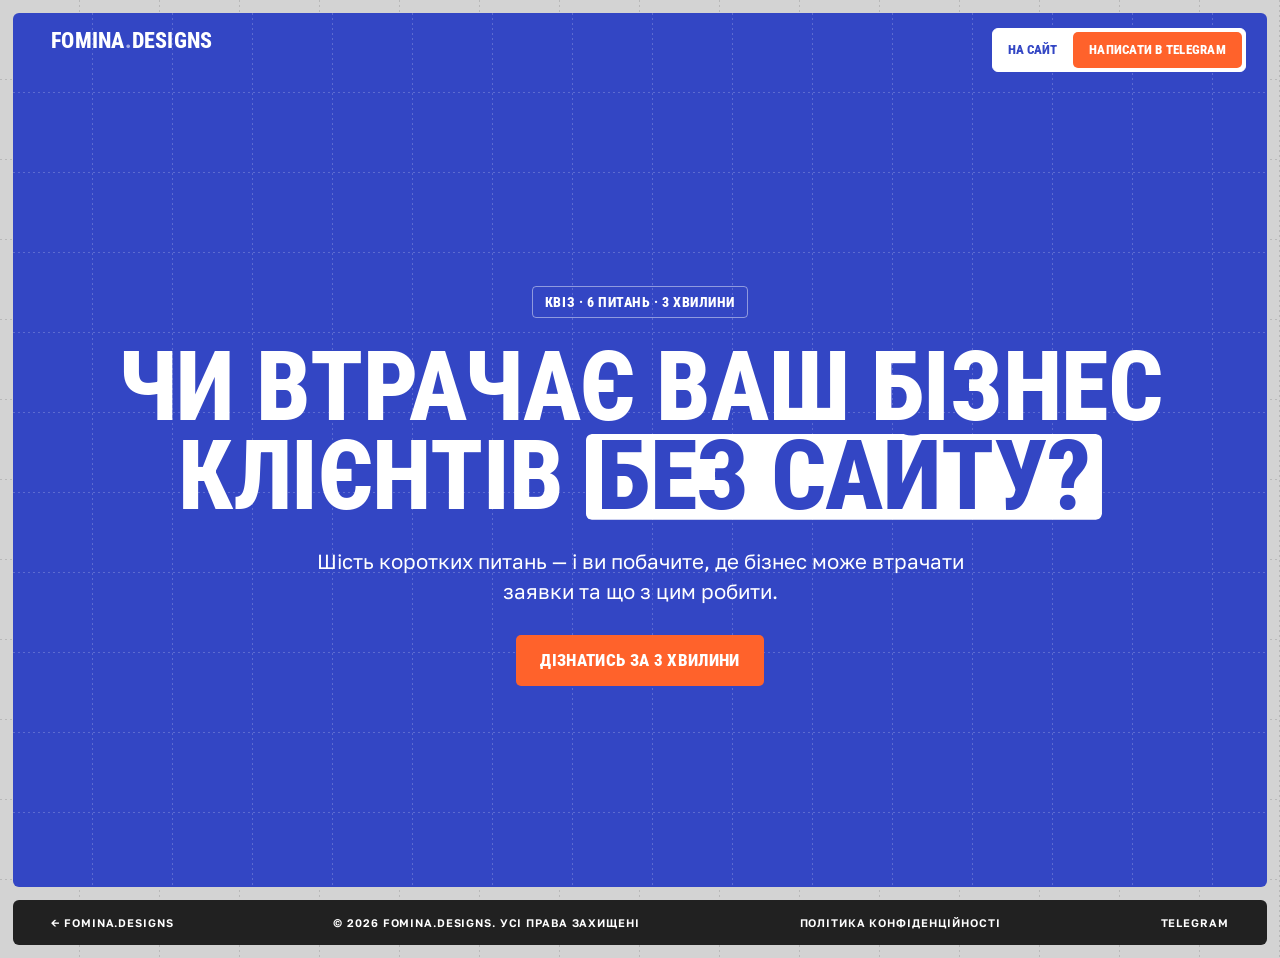
<file: kviz.html>
<!doctype html>
<html lang="uk">
<head>
<meta charset="utf-8">
<meta name="viewport" content="width=device-width, initial-scale=1">
<script>document.documentElement.classList.add('js')</script>
<title>Квіз: чи втрачає ваш бізнес клієнтів без сайту? — Fomina.Designs</title>
<meta name="description" content="Шість коротких питань — і ви побачите, де бізнес може втрачати заявки та що з цим робити.">
<link rel="canonical" href="https://fominadesigns.github.io/portfolio/kviz.html">
<meta property="og:type" content="website">
<meta property="og:site_name" content="Fomina.Designs">
<meta property="og:locale" content="uk_UA">
<meta property="og:title" content="Квіз: чи втрачає ваш бізнес клієнтів без сайту?">
<meta property="og:description" content="Шість коротких питань — і ви побачите, де бізнес може втрачати заявки та що з цим робити.">
<meta property="og:url" content="https://fominadesigns.github.io/portfolio/kviz.html">
<meta property="og:image" content="https://fominadesigns.github.io/portfolio/images/og/og-kviz.jpg">
<meta property="og:image:width" content="1200">
<meta property="og:image:height" content="630">
<meta name="twitter:card" content="summary_large_image">
<meta name="theme-color" content="#3346C4">
<link rel="icon" href="favicon.ico" sizes="any">
<link rel="icon" href="favicon-32.png" type="image/png" sizes="32x32">
<link rel="apple-touch-icon" href="apple-touch-icon.png">
<script type="application/ld+json">{"@context": "https://schema.org", "@type": "BreadcrumbList", "itemListElement": [{"@type": "ListItem", "position": 1, "name": "Fomina.Designs", "item": "https://fominadesigns.github.io/portfolio/"}, {"@type": "ListItem", "position": 2, "name": "Квіз", "item": "https://fominadesigns.github.io/portfolio/kviz.html"}]}</script>

<link rel="preconnect" href="https://fonts.googleapis.com">
<link rel="preconnect" href="https://fonts.gstatic.com" crossorigin>
<link href="https://fonts.googleapis.com/css2?family=Roboto+Condensed:wght@700;800&family=Golos+Text:wght@400;500;600&display=swap" rel="stylesheet">

<style>
/* Токени — ті самі, що на головній (див. design-system.md) */
:root{
  --grey:#D3D3D3;
  --blue:#3346C4; /* ультрамарин — як на головній */
  --orange:#FF622B;
  --dark:#212121;
  --gap:13px;
  --r:6px;
  --ease:cubic-bezier(.7,0,.2,1);
  --out:cubic-bezier(.2,.8,.2,1);
  --head:'Roboto Condensed','Arial Narrow',sans-serif;
  --body:'Golos Text',system-ui,-apple-system,'Segoe UI',sans-serif;
  --grid-d:url("data:image/svg+xml,%3Csvg xmlns='http://www.w3.org/2000/svg' width='80' height='80'%3E%3Cpath d='M79.5 0V80M0 79.5H80' fill='none' stroke='%23000' stroke-opacity='.13' stroke-dasharray='2 3'/%3E%3C/svg%3E");
  --grid-l:url("data:image/svg+xml,%3Csvg xmlns='http://www.w3.org/2000/svg' width='80' height='80'%3E%3Cpath d='M79.5 0V80M0 79.5H80' fill='none' stroke='%23fff' stroke-opacity='.2' stroke-dasharray='2 3'/%3E%3C/svg%3E");
}
*,*::before,*::after{box-sizing:border-box}
html{-webkit-text-size-adjust:100%}
body{
  margin:0;background:var(--grey) var(--grid-d);color:var(--blue);
  font-family:var(--body);font-size:17px;line-height:1.5;overflow-x:clip;-webkit-font-smoothing:antialiased;
}
a{color:inherit}
:focus-visible{outline:2px solid var(--orange);outline-offset:3px}
[hidden]{display:none!important}
.h{font-family:var(--head);font-weight:800;text-transform:uppercase;line-height:.88;letter-spacing:-.004em;margin:0}

/* --- кнопки --- */
.roll{display:inline-grid;overflow:hidden;line-height:1.25}
.roll>span{grid-area:1/1;transition:transform .5s var(--ease)}
.roll>span+span{transform:translateY(105%)}
a:hover .roll>span:first-child,button:hover:not(:disabled) .roll>span:first-child{transform:translateY(-105%)}
a:hover .roll>span+span,button:hover:not(:disabled) .roll>span+span{transform:none}
.btn{
  display:inline-flex;align-items:center;gap:8px;background:var(--orange);color:#fff;
  font:800 13px var(--head);text-transform:uppercase;letter-spacing:.02em;
  padding:10px 16px;border-radius:5px;text-decoration:none;border:0;cursor:pointer;white-space:nowrap;
  transition:opacity .3s,filter .3s;
}
.btn--big{font-size:17px;padding:15px 24px}
.btn:disabled{opacity:.35;cursor:not-allowed}
.ghost{
  background:none;border:1px solid currentColor;color:inherit;border-radius:5px;cursor:pointer;
  font:800 14px var(--head);text-transform:uppercase;letter-spacing:.02em;padding:13px 18px;text-decoration:none;
}

/* --- шапка --- */
.top{position:fixed;inset:0 0 auto;z-index:60;height:0}
.logo{
  position:absolute;left:clamp(20px,4vw,52px);top:30px;
  font:800 22px/1 var(--head);text-transform:uppercase;letter-spacing:.01em;color:#fff;text-decoration:none;
}
.logo i{font-style:normal;opacity:.55}
.bar{
  position:absolute;right:clamp(20px,2.7vw,34px);top:28px;display:flex;align-items:center;gap:4px;
  background:#fff;border:1px solid #fff;border-radius:var(--r);padding:3px;
}
.bar__home{font:800 13px var(--head);text-transform:uppercase;text-decoration:none;padding:10px 12px;color:var(--blue)}

/* --- синя сцена квізу --- */
.quiz{
  position:relative;margin:var(--gap);min-height:calc(100svh - 2 * var(--gap));
  background:var(--blue) var(--grid-l);border-radius:var(--r);color:#fff;overflow:hidden;
  display:grid;place-items:center;padding:clamp(96px,13vh,130px) clamp(16px,4vw,60px) clamp(28px,5vh,56px);
}
.hearts{position:absolute;inset:0;z-index:1;pointer-events:none}
.heart{position:absolute;left:0;top:0;width:60px;height:55px;color:var(--orange);will-change:transform}
.heart svg{display:block;width:100%;height:100%}
.screen{position:relative;z-index:2;width:100%}
.js .screen.enter{animation:enter .7s var(--out) both}
@keyframes enter{from{opacity:0;transform:translateY(24px)}}

/* --- вступ --- */
.intro{text-align:center;display:grid;justify-items:center;gap:clamp(18px,3vh,30px)}
.tag{
  display:inline-flex;gap:10px;align-items:center;margin:0;
  font:800 14px var(--head);text-transform:uppercase;letter-spacing:.04em;
  border:1px solid rgba(255,255,255,.45);border-radius:4px;padding:7px 12px;
}
.intro__title{font-size:clamp(40px,min(7.6vw,12.5vh),140px)}
.ln{display:block;overflow:hidden;padding:.1em 0 .04em;margin:-.1em 0 -.04em}
.ln>span{display:inline-block;transition:transform 1s var(--out) calc(var(--d,0) * 1s)}
.js .ln>span{transform:translateY(108%)}
.js .in .ln>span{transform:none}
.box{display:inline-block;background:#fff;color:var(--blue);border-radius:var(--r);padding:0 .12em;transition:clip-path .9s var(--ease) .5s}
.js .box{clip-path:inset(0 100% 0 0 round 6px)}
.js .in .box{clip-path:inset(0 0 0 0 round 6px)}
.intro__lead{margin:0;max-width:34em;font-size:clamp(17px,1.6vw,21px);line-height:1.5}

/* --- картка питання --- */
.qcard{width:min(900px,100%);margin:0 auto;background:#fff;color:var(--blue);border-radius:var(--r);overflow:hidden}
.qcard__head{display:grid;grid-template-columns:minmax(0,1fr) auto;border-bottom:1px solid var(--blue)}
.qcard__head .h{font-size:22px;line-height:1;padding:15px 20px}
.qcard__count{border-left:1px solid var(--blue)}
.qcard__body{padding:clamp(22px,4vw,44px) clamp(18px,4vw,44px) clamp(20px,3vw,32px);transition:opacity .22s,transform .3s var(--ease)}
.qcard__body.out{opacity:0;transform:translateY(-14px)}
.qcard__body.pre{opacity:0;transform:translateY(14px);transition:none}
.qcard__q{font-size:clamp(32px,4.4vw,60px);line-height:.92;max-width:15em}
.qcard__hint{margin:12px 0 0;font:500 13px var(--body);text-transform:uppercase;letter-spacing:.08em;opacity:.7;min-height:1.2em}
.opts{display:grid;grid-template-columns:repeat(2,minmax(0,1fr));gap:10px;margin-top:clamp(18px,3vh,28px)}
.opt{
  position:relative;display:grid;grid-template-columns:46px minmax(0,1fr) 22px;align-items:center;gap:16px;
  min-height:84px;padding:14px 16px;border:1px solid var(--blue);border-radius:var(--r);cursor:pointer;
  /* вибір заливається синім зліва направо — як список на головній */
  background:linear-gradient(90deg,var(--blue) 50%,#fff 50%) 100% 0 / 200% 100% no-repeat;
  transition:background-position .55s var(--ease),color .3s;
  font-size:clamp(16px,1.5vw,19px);line-height:1.3;
}
.opt input{position:absolute;opacity:0;width:1px;height:1px;pointer-events:none}
.opt:hover{background-position:92% 0}
.opt.is-on{background-position:0 0;color:#fff}
.opt:focus-within{outline:2px solid var(--orange);outline-offset:2px}
.opt__n{width:32px;height:32px;border:1px solid currentColor;display:grid;place-items:center;font:800 14px var(--head)}
/* Іконки квізу: тонкі лінії в квадратній рамці, колір — як у тексту,
   тож на синій заливці вони стають білими разом із ним */
.opt__i{width:46px;height:46px;border:1px solid currentColor;border-radius:4px;display:grid;place-items:center}
.opt__i svg{width:26px;height:26px}
.opt__tick{width:22px;height:22px;border:1px solid currentColor;border-radius:50%;display:grid;place-items:center}
.opt--many .opt__tick{border-radius:4px}
.opt__tick svg{opacity:0;transform:scale(.5);transition:opacity .2s,transform .3s var(--out)}
.opt.is-on .opt__tick svg{opacity:1;transform:none}
.qcard__foot{
  display:grid;grid-template-columns:auto minmax(0,1fr) auto;align-items:center;gap:16px;
  border-top:1px solid var(--blue);padding:14px clamp(14px,3vw,24px);
}
.dots{display:flex;gap:6px;justify-content:center;flex-wrap:wrap}
.dots i{
  font-style:normal;width:36px;height:28px;border:1px solid var(--blue);border-radius:4px;
  display:grid;place-items:center;font:800 12px var(--head);transition:background .4s,color .4s;
}
.dots i.done{background:var(--blue);color:#fff}

/* --- результат --- */
.rcard{
  width:min(1040px,100%);margin:0 auto;background:#fff;color:var(--blue);border-radius:var(--r);overflow:hidden;
  display:grid;grid-template-columns:minmax(0,1.35fr) minmax(0,1fr);
}
.rcard__main{padding:clamp(22px,4vw,46px);border-right:1px solid var(--blue)}
.rcard__label{margin:0 0 18px;font:800 14px var(--head);text-transform:uppercase;letter-spacing:.04em;display:flex;gap:10px;align-items:center}
.rcard__label b{background:var(--orange);color:#fff;padding:5px 9px;border-radius:4px}
.rcard__title{font-size:clamp(34px,4.6vw,66px);line-height:.92}
.rcard__text{margin:18px 0 0;font-size:clamp(16px,1.45vw,19px);line-height:1.55}
.rcard__list{list-style:none;margin:22px 0 0;padding:0;display:grid}
.rcard__list li{display:grid;grid-template-columns:22px 1fr;gap:12px;padding:12px 0;border-top:1px solid color-mix(in srgb,var(--blue) 20%,transparent);font-size:clamp(15px,1.35vw,18px);line-height:1.4}
.rcard__list li::before{content:"+";font:800 20px/1 var(--head)}
.rcard__side{padding:clamp(22px,4vw,46px);display:flex;flex-direction:column;gap:18px;background:var(--blue) var(--grid-l);color:#fff}
.rcard__side .h{font-size:clamp(28px,2.8vw,40px);line-height:.92}
.rcard__side p{margin:0;font-size:16px;line-height:1.5}
.field{display:grid;gap:6px}
.field span{font:800 13px var(--head);text-transform:uppercase;letter-spacing:.04em}
.field input{
  font:500 18px var(--body);color:var(--blue);background:#fff;border:0;border-radius:5px;padding:13px 14px;width:100%;
}
.rcard__side .btn{justify-content:center}
.rcard__note{font-size:14px!important;opacity:.85;min-height:3em}
.rcard__side .ghost{align-self:flex-start;border-color:rgba(255,255,255,.6)}

/* --- підвал --- */
.fbar{
  margin:0 var(--gap) var(--gap);background:var(--dark);color:#fff;border-radius:var(--r);
  padding:16px clamp(20px,3vw,40px);display:flex;justify-content:space-between;gap:16px;flex-wrap:wrap;
  font:600 11px var(--body);text-transform:uppercase;letter-spacing:.08em;
}
.fbar a{text-decoration:none}
.noscript{position:relative;z-index:2;background:#fff;color:var(--blue);padding:24px;border-radius:var(--r);max-width:560px;text-align:center}

@media (max-width:760px){
  .opts{grid-template-columns:minmax(0,1fr)}
  .opt{min-height:60px}
  .qcard__foot{grid-template-columns:auto auto;justify-content:space-between}
  .dots{grid-column:1 / -1;order:-1}
  .rcard{grid-template-columns:minmax(0,1fr)}
  .rcard__main{border-right:0;border-bottom:1px solid var(--blue)}
}
@media (max-width:640px){
  .logo{top:37px;font-size:15px}
  .bar__home{display:none}
  .bar .btn{font-size:11px;padding:8px 10px}
  .qcard__head .h{font-size:17px;padding:12px 14px}
}
@media (prefers-reduced-motion:reduce){
  .ln>span,.box,.opt,.qcard__body{transition:none!important}
  .js .ln>span{transform:none!important}
  .js .box{clip-path:none!important}
  .js .screen.enter{animation:none}
}
</style>
</head>
<body>

<header class="top">
  <a class="logo" href="index.html">Fomina<i>.</i>Designs</a>
  <div class="bar">
    <a class="bar__home" href="index.html"><span class="roll"><span>На&nbsp;сайт</span><span>На&nbsp;сайт</span></span></a>
    <a class="btn" href="https://t.me/fominadesigns" target="_blank" rel="noopener"><span class="roll"><span>Написати в&nbsp;Telegram</span><span>Написати в&nbsp;Telegram</span></span></a>
  </div>
</header>

<main class="quiz" id="quiz">
  <!-- Лайки від курсора — як на першому екрані головної -->
  <div class="hearts" aria-hidden="true"></div>

  <noscript>
    <div class="noscript">
      <p>Квіз працює з&nbsp;увімкненими скриптами. Можна просто написати мені&nbsp;— розберемо ваш бізнес разом.</p>
      <p><a href="https://t.me/fominadesigns">Написати в&nbsp;Telegram</a></p>
    </div>
  </noscript>

  <!-- ВСТУП -->
  <section class="screen intro" data-screen="intro" data-reveal>
    <p class="tag">Квіз · 6&nbsp;питань · 3&nbsp;хвилини</p>
    <h1 class="h intro__title">
      <span class="ln"><span>Чи&nbsp;втрачає ваш бізнес</span></span>
      <span class="ln"><span>клієнтів <span class="box">без&nbsp;сайту?</span></span></span>
    </h1>
    <p class="intro__lead">Шість коротких питань&nbsp;— і&nbsp;ви побачите, де бізнес може втрачати заявки та&nbsp;що з&nbsp;цим робити.</p>
    <button class="btn btn--big" type="button" id="start"><span class="roll"><span>Дізнатись за&nbsp;3 хвилини</span><span>Дізнатись за&nbsp;3 хвилини</span></span></button>
  </section>

  <!-- ПИТАННЯ: текст і варіанти підставляє скрипт із масиву QUESTIONS -->
  <section class="screen" data-screen="question" hidden>
    <div class="qcard">
      <div class="qcard__head">
        <span class="h">Квіз&nbsp;— питання</span>
        <span class="h qcard__count"><b id="qNum">01</b> / 06</span>
      </div>
      <div class="qcard__body" id="qBody">
        <h2 class="h qcard__q" id="qText"></h2>
        <p class="qcard__hint" id="qHint"></p>
        <div class="opts" id="opts"></div>
      </div>
      <div class="qcard__foot">
        <button class="ghost" type="button" id="back">← Назад</button>
        <div class="dots" id="dots" aria-hidden="true"></div>
        <button class="btn btn--big" type="button" id="next" disabled><span class="roll"><span>Далі</span><span>Далі</span></span></button>
      </div>
    </div>
  </section>

  <!-- РЕЗУЛЬТАТ: заголовок, текст і пункти — з масиву RESULTS -->
  <section class="screen" data-screen="result" hidden>
    <div class="rcard">
      <div class="rcard__main">
        <p class="rcard__label"><b>Результат</b><span>за&nbsp;вашими відповідями</span></p>
        <h2 class="h rcard__title" id="rTitle"></h2>
        <p class="rcard__text" id="rText"></p>
        <p class="rcard__text" id="rExtra" hidden></p>
        <ul class="rcard__list" id="rList"></ul>
      </div>
      <div class="rcard__side">
        <h3 class="h">Отримайте план дій для&nbsp;свого сайту</h3>
        <p>Надішліть відповіді мені в&nbsp;Telegram&nbsp;— подивлюся ваш бізнес і&nbsp;підкажу, з&nbsp;чого почати.</p>
        <label class="field"><span>Як&nbsp;вас звати</span><input id="name" type="text" autocomplete="given-name" maxlength="60"></label>
        <a class="btn btn--big" id="send" href="https://t.me/fominadesigns" target="_blank" rel="noopener"><span class="roll"><span>Надіслати в&nbsp;Telegram ↗</span><span>Надіслати в&nbsp;Telegram ↗</span></span></a>
        <p class="rcard__note" id="note">Відкриється чат зі&nbsp;мною, а&nbsp;повідомлення з&nbsp;вашими відповідями вже буде написане&nbsp;— лишиться натиснути «Надіслати».</p>
        <button class="ghost" type="button" id="again">Пройти ще&nbsp;раз</button>
      </div>
    </div>
  </section>
</main>

<footer class="fbar">
  <a href="index.html">← Fomina.Designs</a>
  <span>© 2026 Fomina.Designs. Усі права захищені</span>
  <a href="privacy.html">Політика конфіденційності</a>
  <a href="https://t.me/fominadesigns" target="_blank" rel="noopener">Telegram</a>
</footer>

<script>
document.addEventListener('DOMContentLoaded', function () {
  'use strict';

  var reduce = window.matchMedia('(prefers-reduced-motion: reduce)').matches;
  function $(s, r) { return (r || document).querySelector(s); }
  function $$(s, r) { return Array.prototype.slice.call((r || document).querySelectorAll(s)); }
  function pad(n) { return ('0' + n).slice(-2); }
  function esc(t) { return String(t).replace(/[&<>"]/g, function (c) { return { '&': '&amp;', '<': '&lt;', '>': '&gt;', '"': '&quot;' }[c]; }); }

  /* --- іконки відповідей: власні, у стилі сайту (24×24, лінія 1.6) --------- */
  function coins(n) {
    var d = '';
    for (var k = 0; k < n; k++) {
      var t = 16 - k * 3.5;
      d += '<path d="M5 ' + t + 'v3a7 2.5 0 0 0 14 0v-3"/>';
      if (k === n - 1) d += '<ellipse cx="12" cy="' + t + '" rx="7" ry="2.5"/>';
    }
    return d;
  }
  function bars(n) {
    var d = '<path d="M3 21h18"/>';
    for (var k = 0; k < n; k++) {
      var h = 4 + k * 4.5;
      d += '<rect x="' + (4 + k * 4.2) + '" y="' + (19 - h) + '" width="2.6" height="' + h + '" rx=".6"/>';
    }
    return d;
  }
  var ICONS = {
    down: '<path d="M3 7l6 6 4-4 8 8"/><path d="M21 11v6h-6"/>',
    up: '<path d="M3 17l6-6 4 4 8-8"/><path d="M15 7h6v6"/>',
    sparkle: '<path d="M12 3l1.8 5.2L19 10l-5.2 1.8L12 17l-1.8-5.2L5 10l5.2-1.8z"/><path d="M19 16v4M17 18h4"/>',
    nosite: '<rect x="3" y="4.5" width="18" height="15" rx="1.5"/><path d="M3 8.5h18"/><path d="M10 12l4 4M14 12l-4 4"/>',
    insta: '<rect x="3.5" y="3.5" width="17" height="17" rx="5"/><circle cx="12" cy="12" r="3.8"/><path d="M17 7h.01"/>',
    megaphone: '<path d="M3 10v4h3l7 4.5v-13L6 10z"/><path d="M16.5 9a4 4 0 0 1 0 6"/><path d="M19 6.5a7.5 7.5 0 0 1 0 11"/>',
    chat: '<path d="M3.5 4.5h11v8h-6l-3 3v-3h-2z"/><path d="M17 8.5h3.5v8h-2v3l-3-3h-5v-2"/>',
    nobody: '<circle cx="12" cy="8" r="3.5" stroke-dasharray="2.2 2.2"/><path d="M5 20.5c1-4 4-6 7-6s6 2 7 6" stroke-dasharray="2.2 2.2"/>',
    service: '<circle cx="14" cy="5.5" r="2.5"/><path d="M2.5 13h3l4 1.5H14a1.5 1.5 0 0 1 0 3h-4"/><path d="M5.5 20h8.5l6.5-4.5a1.6 1.6 0 0 0-2-2.5l-4 2.5"/>',
    box: '<path d="M3 7.5l9-4.5 9 4.5v9l-9 4.5-9-4.5z"/><path d="M3 7.5l9 4.5 9-4.5"/><path d="M12 12v9"/><path d="M7.5 5.2l9 4.5"/>',
    person: '<circle cx="12" cy="8" r="4"/><path d="M4 21c1.5-4.5 4.5-6.5 8-6.5s6.5 2 8 6.5"/>',
    dots: '<circle cx="5" cy="12" r="1.5"/><circle cx="12" cy="12" r="1.5"/><circle cx="19" cy="12" r="1.5"/>',
    coin1: coins(1), coin2: coins(2), coin3: coins(3),
    diamond: '<path d="M6.5 3.5h11L22 9.5 12 21 2 9.5z"/><path d="M2 9.5h20"/><path d="M9 3.5l3 6 3-6"/><path d="M8 9.5l4 11.5 4-11.5"/>',
    bar1: bars(1), bar2: bars(2), bar3: bars(3), bar4: bars(4),
    plus: '<circle cx="12" cy="12" r="9"/><path d="M12 8v8M8 12h8"/>',
    double: '<path d="M7 20V6M3 10l4-4 4 4"/><path d="M17 20V4M13 8l4-4 4 4"/>',
    fire: '<path d="M12 21.5c3.9 0 7-2.8 7-6.8 0-4.2-3-6.3-4.2-10.2-1.9 1.7-2.8 3.7-2.8 5.6-1-.8-1.8-2.1-2-3.6C7.5 8.3 5 10.9 5 14.7c0 4 3.1 6.8 7 6.8z"/><path d="M12 21.5c-1.9 0-3-1.3-3-3 0-2 1.6-3 3-4.8 1.4 1.8 3 2.8 3 4.8 0 1.7-1.1 3-3 3z"/>',
    rocket: '<path d="M9.5 14.5l-3-3C8 6 12 3 20.5 3.5 21 12 18 16 12.5 17.5z"/><circle cx="15" cy="9" r="1.8"/><path d="M6.5 11.5L3 12l2.5-3.5h4"/><path d="M12.5 17.5L12 21l3.5-2.5v-4"/><path d="M6 15c-1.5 1-2.5 3.5-2.5 5.5 2 0 4.5-1 5.5-2.5"/>'
  };
  function icon(name) {
    return '<svg viewBox="0 0 24 24" fill="none" stroke="currentColor" stroke-width="1.6" stroke-linecap="round" stroke-linejoin="round" aria-hidden="true">' + (ICONS[name] || '') + '</svg>';
  }

  /* --- типографіка: короткі слова не висять у кінці рядка ---------------- */
  var NB_SHORT = new RegExp('(^|[\\s(«"„“])(і|й|а|в|у|з|о|та|на|до|за|по|від|під|над|для|про|при|без|із|зі|що|як|не|ні|чи|це|ці|ми|ви|я|ти|же|б|би|ж|або|але|чим|ще|їх|її)\\s+(?=\\S)', 'giu');
  function nb(t) {
    var prev;
    t = String(t);
    do { prev = t; t = t.replace(NB_SHORT, function (m, pre, w) { return pre + w + '\u00A0'; }); } while (t !== prev);
    return t.replace(/(\S)\s+—/g, '$1\u00A0—').replace(/(^|[\s(«])(\d+)\s+(?=[^\s\d—])/g, '$1$2\u00A0');
  }

  /* --- питання: ті самі, що в старому квізі --------------------------------
     many: можна кілька відповідей; only — варіант, що знімає решту. */
  var QUESTIONS = [
    { id: 'site', label: 'Сайт', q: 'Чи є у вас зараз сайт?',
      opts: ['Так, але він не приносить клієнтів', 'Так, і він приносить заявки', 'Так, але хочу його покращити', 'Ні, поки що немає'],
      icons: ['down', 'up', 'sparkle', 'nosite'] },
    { id: 'source', label: 'Звідки клієнти', q: 'Звідки зараз приходять ваші клієнти?', many: true, only: 3,
      opts: ['Instagram / соціальні мережі', 'Реклама', 'Сарафанне радіо', 'Клієнтів майже немає'],
      icons: ['insta', 'megaphone', 'chat', 'nobody'] },
    { id: 'niche', label: 'Напрямок', q: 'Чим ви займаєтесь?',
      opts: ['Послуги', 'Товари', 'Особистий бренд', 'Інше'],
      icons: ['service', 'box', 'person', 'dots'] },
    { id: 'check', label: 'Середній чек', q: 'Середній чек ваших послуг або товарів?',
      opts: ['До $50', '$50–200', '$200–1000', '$1000+'],
      icons: ['coin1', 'coin2', 'coin3', 'diamond'] },
    { id: 'leads', label: 'Заявок зараз', q: 'Скільки заявок на місяць ви отримуєте зараз?',
      opts: ['До 10', '10–30', '30–100', '100+'],
      icons: ['bar1', 'bar2', 'bar3', 'bar4'] },
    { id: 'want', label: 'Хочу', q: 'Скільки заявок ви хотіли б отримувати?',
      opts: ['Трохи більше', 'У 2 рази більше', 'У 3–5 разів більше', 'У 5–10 разів більше'],
      icons: ['plus', 'double', 'fire', 'rocket'] }
  ];

  /* --- висновки: залежать від відповіді на перше питання -------------------
     ЧЕРНЕТКА ТЕКСТІВ — перевірити Каті. Без цифр і обіцянок результату. */
  var RESULTS = [
    { title: 'Сайт є, але заявки втікають',
      text: 'Люди доходять до сайту, але не залишають заявку. Найчастіше справа не в дизайні як такому, а в тому, що відвідувачу не одразу зрозуміло, чим ви кращі й де натиснути, щоб написати.',
      list: ['Перевірити, що людина бачить на першому екрані', 'Скоротити шлях до заявки до одного-двох кроків', 'Додати докази: кейси, відгуки, реальні фото'] },
    { title: 'Сайт працює — можна рости далі',
      text: 'Основа вже є, і вона приносить заявки. Наступний крок — посилити те, що працює, і не загубити клієнтів на етапі, коли їх стане більше.',
      list: ['Зрозуміти, з яких сторінок приходять найкращі заявки', 'Зробити окремі сторінки під ключові послуги чи рекламу', 'Налаштувати, щоб заявки одразу потрапляли в Telegram або CRM'] },
    { title: 'Час оновити упаковку',
      text: 'Ви вже відчуваєте, що сайт можна зробити сильнішим. Добра новина: з наявного сайту легко побачити, що саме заважає, — і почати з цього, а не переробляти все навмання.',
      list: ['Розібрати сайт очима клієнта: що незрозуміло й що відштовхує', 'Оновити структуру й тексти під вашу сильну сторону', 'Зробити сучасний дизайн, який гарно виглядає з телефона'] },
    { title: 'Без сайту частина клієнтів іде повз',
      text: 'Судячи з ваших відповідей, бізнес уже готовий до росту, але поточна упаковка не дожимає клієнтів. Найімовірніше, ви втрачаєте частину заявок через відсутність зрозумілого сайту.',
      list: ['Зібрати на одній сторінці, чим ви займаєтесь і чому вам варто довіряти', 'Дати людині простий спосіб написати вам', 'Почати з лендингу, а не з великого сайту'] }
  ];
  var NO_CLIENTS_NOTE = 'Ви відмітили, що клієнтів майже немає. Тоді варто подумати й про те, звідки люди взагалі дізнаються про вас: сайт найкраще працює в парі з рекламою або Instagram.';

  var answers = {}, step = 0;
  var screens = $$('[data-screen]');
  var qBody = $('#qBody'), optsBox = $('#opts'), nextBtn = $('#next'), dots = $('#dots');
  var autoTimer = 0;

  dots.innerHTML = QUESTIONS.map(function (_, i) { return '<i>' + pad(i + 1) + '</i>'; }).join('');

  function show(name) {
    screens.forEach(function (s) {
      var on = s.getAttribute('data-screen') === name;
      s.hidden = !on;
      if (on) { s.classList.remove('enter'); void s.offsetWidth; s.classList.add('enter'); }
    });
    window.scrollTo({ top: 0, behavior: reduce ? 'auto' : 'smooth' });
  }

  function fill(i) {
    var q = QUESTIONS[i], chosen = answers[q.id] || [];
    $('#qNum').textContent = pad(i + 1);
    $('#qText').textContent = nb(q.q);
    $('#qHint').textContent = q.many ? 'Можна обрати кілька варіантів' : '';
    optsBox.setAttribute('role', q.many ? 'group' : 'radiogroup');
    optsBox.setAttribute('aria-label', q.q);
    optsBox.innerHTML = q.opts.map(function (o, k) {
      var on = chosen.indexOf(k) >= 0;
      return '<label class="opt' + (q.many ? ' opt--many' : '') + (on ? ' is-on' : '') + '">' +
        '<input type="' + (q.many ? 'checkbox' : 'radio') + '" name="' + q.id + '" value="' + k + '"' + (on ? ' checked' : '') + '>' +
        '<span class="opt__i">' + icon(q.icons[k]) + '</span><span>' + esc(nb(o)) + '</span>' +
        '<span class="opt__tick" aria-hidden="true"><svg width="12" height="10" viewBox="0 0 12 10" fill="none" stroke="currentColor" stroke-width="2"><path d="M1 5l3.5 3.5L11 1"/></svg></span>' +
        '</label>';
    }).join('');
    $$('#dots i').forEach(function (d, k) { d.classList.toggle('done', k < i || (k === i && chosen.length > 0)); });
    nextBtn.disabled = chosen.length === 0;
    $('#next .roll').innerHTML = i === QUESTIONS.length - 1
      ? '<span>До результату</span><span>До результату</span>' : '<span>Далі</span><span>Далі</span>';
  }

  function goTo(i) {
    clearTimeout(autoTimer);
    if (reduce) { step = i; fill(i); return; }
    qBody.classList.add('out');
    setTimeout(function () {
      step = i; fill(i);
      qBody.classList.remove('out'); qBody.classList.add('pre');
      void qBody.offsetWidth;
      qBody.classList.remove('pre');
    }, 220);
  }

  optsBox.addEventListener('change', function (e) {
    var q = QUESTIONS[step], input = e.target, k = +input.value;
    var inputs = $$('input', optsBox);
    if (q.many && input.checked && q.only !== undefined) {
      // «Клієнтів майже немає» не поєднується з іншими джерелами
      inputs.forEach(function (x) {
        if (x !== input && (k === q.only || +x.value === q.only)) x.checked = false;
      });
    }
    answers[q.id] = inputs.filter(function (x) { return x.checked; }).map(function (x) { return +x.value; });
    inputs.forEach(function (x) { x.parentNode.classList.toggle('is-on', x.checked); });
    nextBtn.disabled = answers[q.id].length === 0;
    $$('#dots i')[step].classList.toggle('done', answers[q.id].length > 0);
    // одна відповідь — переходимо далі самі, щойно заливка встигне пройти
    if (!q.many && input.checked) {
      clearTimeout(autoTimer);
      autoTimer = setTimeout(next, reduce ? 150 : 520);
    }
  });

  function next() {
    var q = QUESTIONS[step];
    if (!answers[q.id] || !answers[q.id].length) return;
    if (step < QUESTIONS.length - 1) goTo(step + 1);
    else showResult();
  }
  nextBtn.addEventListener('click', next);

  $('#back').addEventListener('click', function () {
    if (step === 0) { show('intro'); return; }
    goTo(step - 1);
  });

  $('#start').addEventListener('click', function () {
    step = 0; fill(0); show('question');
  });

  /* --- результат і повідомлення в Telegram --------------------------------- */
  var current = null;

  function message() {
    var name = $('#name').value.trim();
    var lines = ['Вітаю! Ось мої відповіді з квізу на сайті Fomina.Designs:'];
    if (name) lines.push('Ім’я: ' + name);
    QUESTIONS.forEach(function (q) {
      var a = (answers[q.id] || []).map(function (k) { return q.opts[k]; }).join(', ');
      lines.push(q.label + ': ' + (a || '—'));
    });
    if (current) lines.push('Результат: ' + current.title);
    return lines.join('\n');
  }
  function updateLink() {
    $('#send').href = 'https://t.me/fominadesigns?text=' + encodeURIComponent(message());
  }

  function showResult() {
    current = RESULTS[(answers.site || [3])[0]];
    $('#rTitle').textContent = nb(current.title);
    $('#rText').textContent = nb(current.text);
    var noClients = (answers.source || []).indexOf(3) >= 0;
    $('#rExtra').hidden = !noClients;
    $('#rExtra').textContent = noClients ? nb(NO_CLIENTS_NOTE) : '';
    $('#rList').innerHTML = current.list.map(function (t) { return '<li>' + esc(nb(t)) + '</li>'; }).join('');
    updateLink();
    show('result');
    if (trail) trail.burst(14);
  }

  $('#name').addEventListener('input', updateLink);

  $('#send').addEventListener('click', function () {
    updateLink();
    var text = message();
    // запасний варіант: текст також у буфері обміну
    if (navigator.clipboard && navigator.clipboard.writeText) {
      navigator.clipboard.writeText(text).then(function () {
        $('#note').textContent = 'Відкриваємо Telegram. Текст також скопійовано — якщо повідомлення не з’явилося, просто вставте його в чат.';
      }, function () {});
    }
  });

  $('#again').addEventListener('click', function () {
    answers = {}; step = 0; current = null; $('#name').value = '';
    show('intro');
  });

  /* --- поява заголовка вступу --------------------------------------------- */
  $$('[data-reveal] .ln').forEach(function (l, i) { l.style.setProperty('--d', (i * 0.09).toFixed(2)); });
  function reveal() { $$('[data-reveal]').forEach(function (el) { el.classList.add('in'); }); }
  if (document.fonts && document.fonts.ready) document.fonts.ready.then(reveal);
  setTimeout(reveal, 1200);

  /* --- лайки від курсора (той самий ефект, що на головній) ----------------- */
  var LIKE = '<svg viewBox="-1.5 -1.5 35 32" fill="currentColor" stroke="#fff" stroke-width="1.3" stroke-linejoin="round"><rect x="1" y="12" width="7" height="16" rx="1.5"/><path d="M10 13L15 4.5C15.8 3 17 2 18.6 2.4 20.3 2.9 20.8 4.6 20.4 6.3L19.3 11h8.3c2 0 3.4 1.7 3 3.6l-2.2 10.7c-.3 1.7-1.7 2.7-3.4 2.7H10z"/></svg>';
  var trail = reduce ? null : likeTrail($('#quiz'));

  function likeTrail(sec) {
    var box = $('.hearts', sec), items = [], raf = 0, prev = 0, acc = 0, lx = -1, ly = -1;
    var pointer = { x: -1, y: -1 }, canHover = window.matchMedia('(hover: hover)').matches;
    window.addEventListener('mousemove', function (e) { pointer.x = e.clientX; pointer.y = e.clientY; }, { passive: true });

    function spawn(x, y, burst) {
      var el = document.createElement('span');
      el.className = 'heart'; el.innerHTML = LIKE; box.appendChild(el);
      items.push({ el: el, x: x, y: y, t: 0, vx: (Math.random() - 0.5) * (burst ? 520 : 240), vy: burst ? -140 - Math.random() * 180 : -30,
        size: 0.45 + Math.random() * 1.05, rot: (Math.random() - 0.5) * 30, ph: Math.random() * 6.28, life: 700 + Math.random() * 600 });
      if (items.length > 80) items.shift().el.remove();
      if (!raf) raf = requestAnimationFrame(tick);
    }
    function tick(now) {
      var dt = prev ? Math.min(now - prev, 250) : 16; prev = now;
      var rect = sec.getBoundingClientRect();
      if (canHover && pointer.x >= 0) {
        if (lx < 0) { lx = pointer.x; ly = pointer.y; }
        var speed = Math.hypot(pointer.x - lx, pointer.y - ly);
        lx += (pointer.x - lx) * 0.2; ly += (pointer.y - ly) * 0.2;
        var px = lx - rect.left, py = ly - rect.top;
        if (px > 0 && px < rect.width && py > 0 && py < rect.height) {
          acc += dt * (0.25 + speed / rect.width * 60);
          if (acc > 200) { spawn(px + (Math.random() - 0.5) * 16, py + (Math.random() - 0.5) * 16); acc -= 200 * (0.5 + Math.random()); }
        }
      }
      var sc = dt / 1000;
      for (var i = items.length - 1; i >= 0; i--) {
        var h = items[i];
        h.t += dt;
        if (h.t > h.life + 500) { h.el.remove(); items.splice(i, 1); continue; }
        h.vy -= 300 / h.size * sc;
        h.vx += 90 * Math.sin(h.ph + h.t / 200) * sc; h.vx *= 1 - 0.9 * sc;
        h.x += h.vx * sc; h.y += h.vy * sc; h.rot += h.vx * 0.12 * sc;
        var k = h.t < h.life ? 1 - Math.pow(1 - h.t / h.life, 3) : 1 - Math.pow((h.t - h.life) / 500, 3);
        h.el.style.transform = 'translate3d(' + (h.x - 30).toFixed(1) + 'px,' + (h.y - 27).toFixed(1) + 'px,0) rotate(' + h.rot.toFixed(1) + 'deg) scale(' + (k * h.size).toFixed(3) + ')';
      }
      raf = (items.length || canHover) ? requestAnimationFrame(tick) : 0;
      if (!raf) prev = 0;
    }
    if (canHover) raf = requestAnimationFrame(tick);
    return {
      burst: function (n) {
        var r = sec.getBoundingClientRect();
        for (var i = 0; i < n; i++) spawn(r.width * (0.15 + Math.random() * 0.7), r.height * (0.55 + Math.random() * 0.35), true);
      }
    };
  }
});
</script>
</body>
</html>
</file>
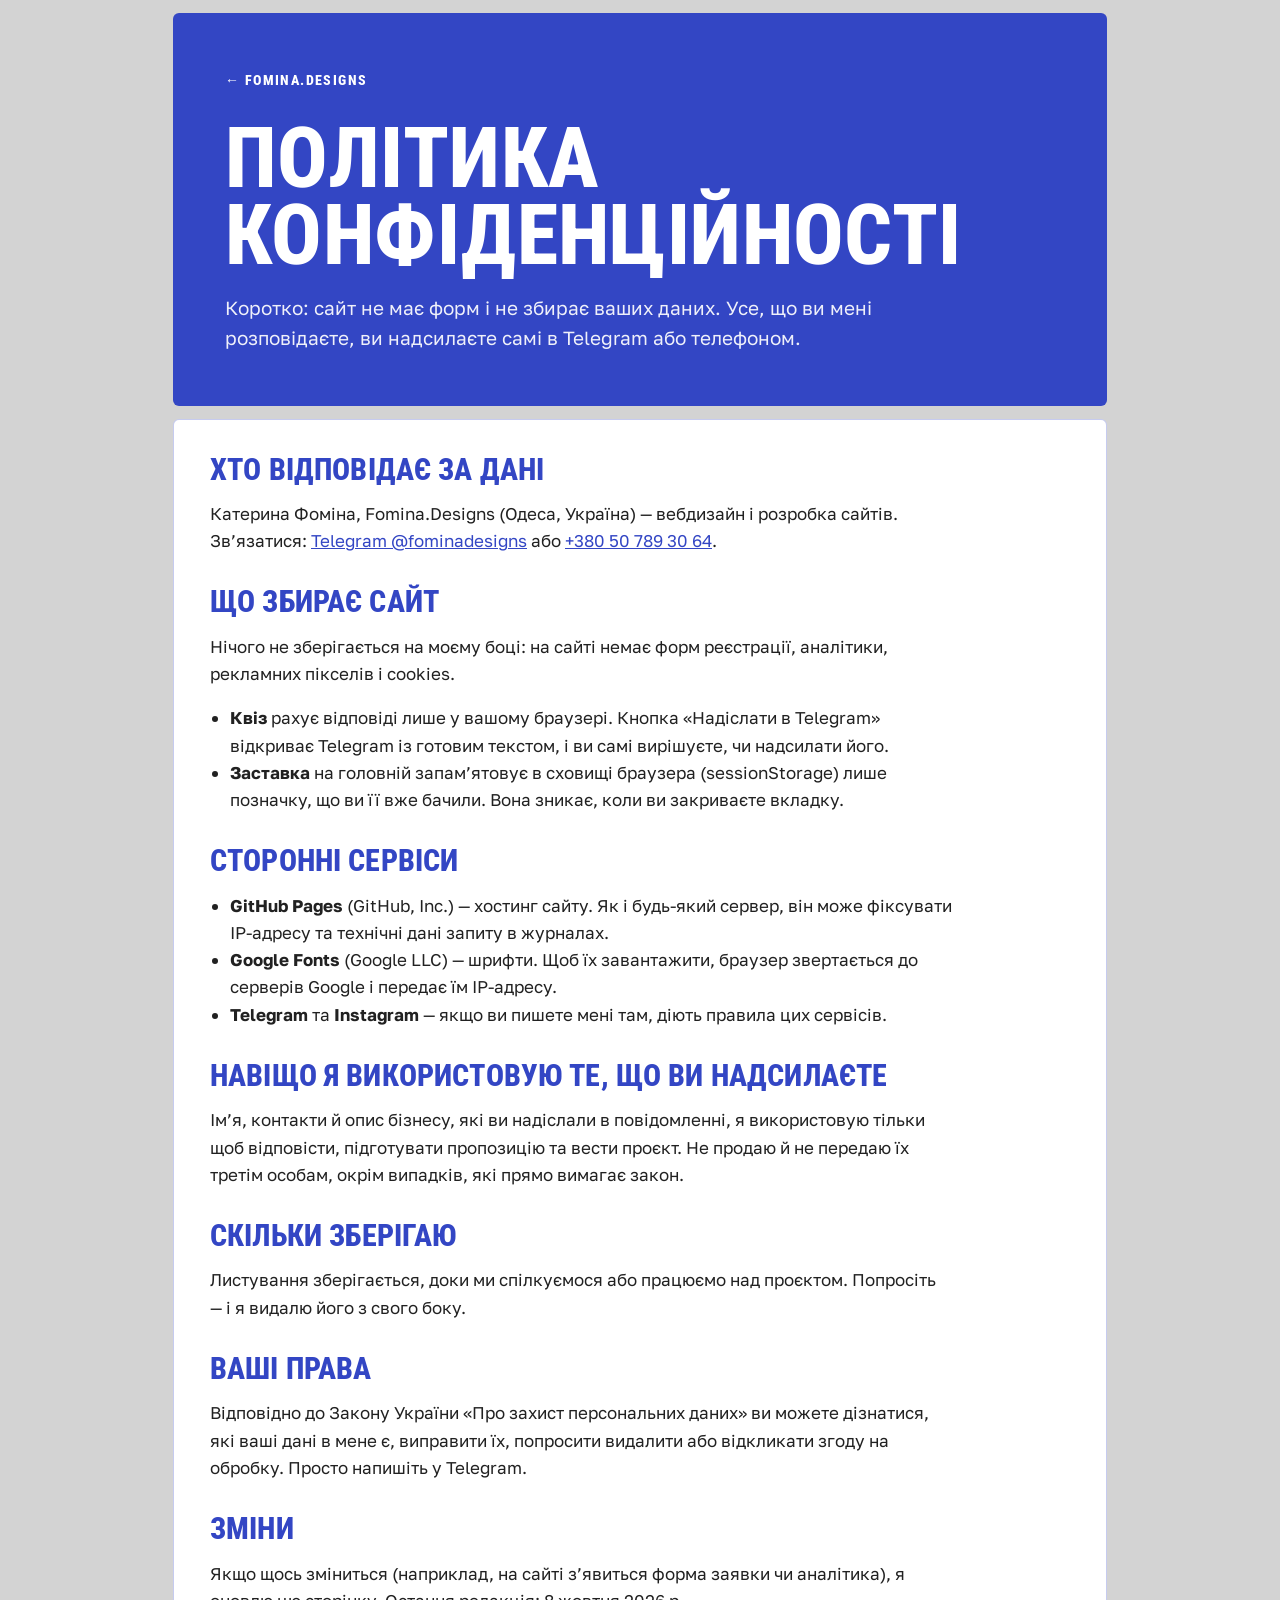
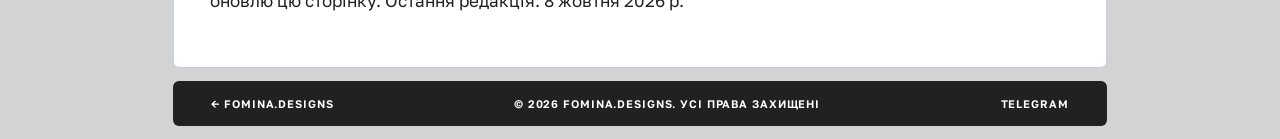
<file: privacy.html>
<!doctype html>
<html lang="uk">
<head>
<meta charset="utf-8">
<meta name="viewport" content="width=device-width, initial-scale=1">
<title>Політика конфіденційності | Fomina.Designs</title>
<meta name="description" content="Які дані збирає сайт Fomina.Designs, навіщо і як ними розпоряджатися.">
<link rel="canonical" href="https://fominadesigns.github.io/portfolio/privacy.html">
<link rel="icon" href="favicon.ico" sizes="any">
<link rel="icon" href="favicon-32.png" type="image/png" sizes="32x32">
<link rel="apple-touch-icon" href="apple-touch-icon.png">
<link rel="preconnect" href="https://fonts.googleapis.com">
<link rel="preconnect" href="https://fonts.gstatic.com" crossorigin>
<link href="https://fonts.googleapis.com/css2?family=Roboto+Condensed:wght@800&family=Golos+Text:wght@400;600&display=swap" rel="stylesheet">
<style>
:root{--blue:#3346C4;--orange:#FF622B;--dark:#212121;--bg:#D3D3D3;--line:rgba(51,70,196,.28);--gap:13px;--r:6px;
  --head:"Roboto Condensed",Arial Narrow,sans-serif;--body:"Golos Text",system-ui,sans-serif}
*{box-sizing:border-box}
body{margin:0;background:var(--bg);color:var(--dark);font:400 17px/1.6 var(--body);-webkit-text-size-adjust:100%}
a{color:var(--blue)}
:focus-visible{outline:3px solid var(--orange);outline-offset:3px}
.wrap{max-width:960px;margin:0 auto;padding:var(--gap)}
.hero{background:var(--blue);color:#fff;border-radius:var(--r);padding:clamp(24px,5vw,52px)}
.back{font:800 14px var(--head);text-transform:uppercase;letter-spacing:.1em;color:#fff;text-decoration:none}
h1,h2{font-family:var(--head);font-weight:800;text-transform:uppercase;line-height:.92;letter-spacing:.005em;margin:0}
h1{font-size:clamp(38px,8vw,84px);margin-top:28px}
.lead{margin:18px 0 0;max-width:60ch;font-size:clamp(16px,2vw,19px);opacity:.92}
.panel{margin-top:var(--gap);background:#fff;border:1px solid var(--line);border-radius:var(--r);padding:clamp(20px,3.4vw,36px)}
h2{font-size:clamp(22px,3.4vw,30px);color:var(--blue);margin:34px 0 10px}
h2:first-child{margin-top:0}
p,li{max-width:66ch}
ul{padding-left:1.2em}
.fbar{margin-top:var(--gap);background:var(--dark);color:#fff;border-radius:var(--r);padding:16px clamp(20px,3vw,40px);
  display:flex;justify-content:space-between;gap:10px 16px;flex-wrap:wrap;font:600 11px var(--body);text-transform:uppercase;letter-spacing:.08em}
.fbar a{color:#fff;text-decoration:none}
</style>
</head>
<body>
<div class="wrap">
  <header class="hero">
    <a class="back" href="index.html">← Fomina.Designs</a>
    <h1>Політика конфіденційності</h1>
    <p class="lead">Коротко: сайт не має форм і не збирає ваших даних. Усе, що ви мені розповідаєте, ви надсилаєте самі в&nbsp;Telegram або телефоном.</p>
  </header>

  <main class="panel">
    <h2>Хто відповідає за дані</h2>
    <p>Катерина Фоміна, Fomina.Designs (Одеса, Україна) — вебдизайн і розробка сайтів. Зв’язатися: <a href="https://t.me/fominadesigns" target="_blank" rel="noopener">Telegram @fominadesigns</a> або <a href="tel:+380507893064">+380&nbsp;50&nbsp;789&nbsp;30&nbsp;64</a>.</p>

    <h2>Що збирає сайт</h2>
    <p>Нічого не зберігається на моєму боці: на сайті немає форм реєстрації, аналітики, рекламних пікселів і cookies.</p>
    <ul>
      <li><b>Квіз</b> рахує відповіді лише у вашому браузері. Кнопка «Надіслати в&nbsp;Telegram» відкриває Telegram із готовим текстом, і ви самі вирішуєте, чи надсилати його.</li>
      <li><b>Заставка</b> на головній запам’ятовує в&nbsp;сховищі браузера (sessionStorage) лише позначку, що ви її вже бачили. Вона зникає, коли ви закриваєте вкладку.</li>
    </ul>

    <h2>Сторонні сервіси</h2>
    <ul>
      <li><b>GitHub Pages</b> (GitHub, Inc.) — хостинг сайту. Як і будь-який сервер, він може фіксувати IP-адресу та технічні дані запиту в&nbsp;журналах.</li>
      <li><b>Google Fonts</b> (Google LLC) — шрифти. Щоб їх завантажити, браузер звертається до серверів Google і передає їм IP-адресу.</li>
      <li><b>Telegram</b> та <b>Instagram</b> — якщо ви пишете мені там, діють правила цих сервісів.</li>
    </ul>

    <h2>Навіщо я використовую те, що ви надсилаєте</h2>
    <p>Ім’я, контакти й опис бізнесу, які ви надіслали в&nbsp;повідомленні, я використовую тільки щоб відповісти, підготувати пропозицію та вести проєкт. Не продаю й не передаю їх третім особам, окрім випадків, які прямо вимагає закон.</p>

    <h2>Скільки зберігаю</h2>
    <p>Листування зберігається, доки ми спілкуємося або працюємо над проєктом. Попросіть — і я видалю його з&nbsp;свого боку.</p>

    <h2>Ваші права</h2>
    <p>Відповідно до Закону України «Про захист персональних даних» ви можете дізнатися, які ваші дані в&nbsp;мене є, виправити їх, попросити видалити або відкликати згоду на обробку. Просто напишіть у&nbsp;Telegram.</p>

    <h2>Зміни</h2>
    <p>Якщо щось зміниться (наприклад, на сайті з’явиться форма заявки чи аналітика), я оновлю цю сторінку. Остання редакція: 8 жовтня 2026&nbsp;р.</p>
  </main>

  <footer class="fbar">
    <a href="index.html">← Fomina.Designs</a>
    <span>© 2026 Fomina.Designs. Усі права захищені</span>
    <a href="https://t.me/fominadesigns" target="_blank" rel="noopener">Telegram</a>
  </footer>
</div>
</body>
</html>
</file>
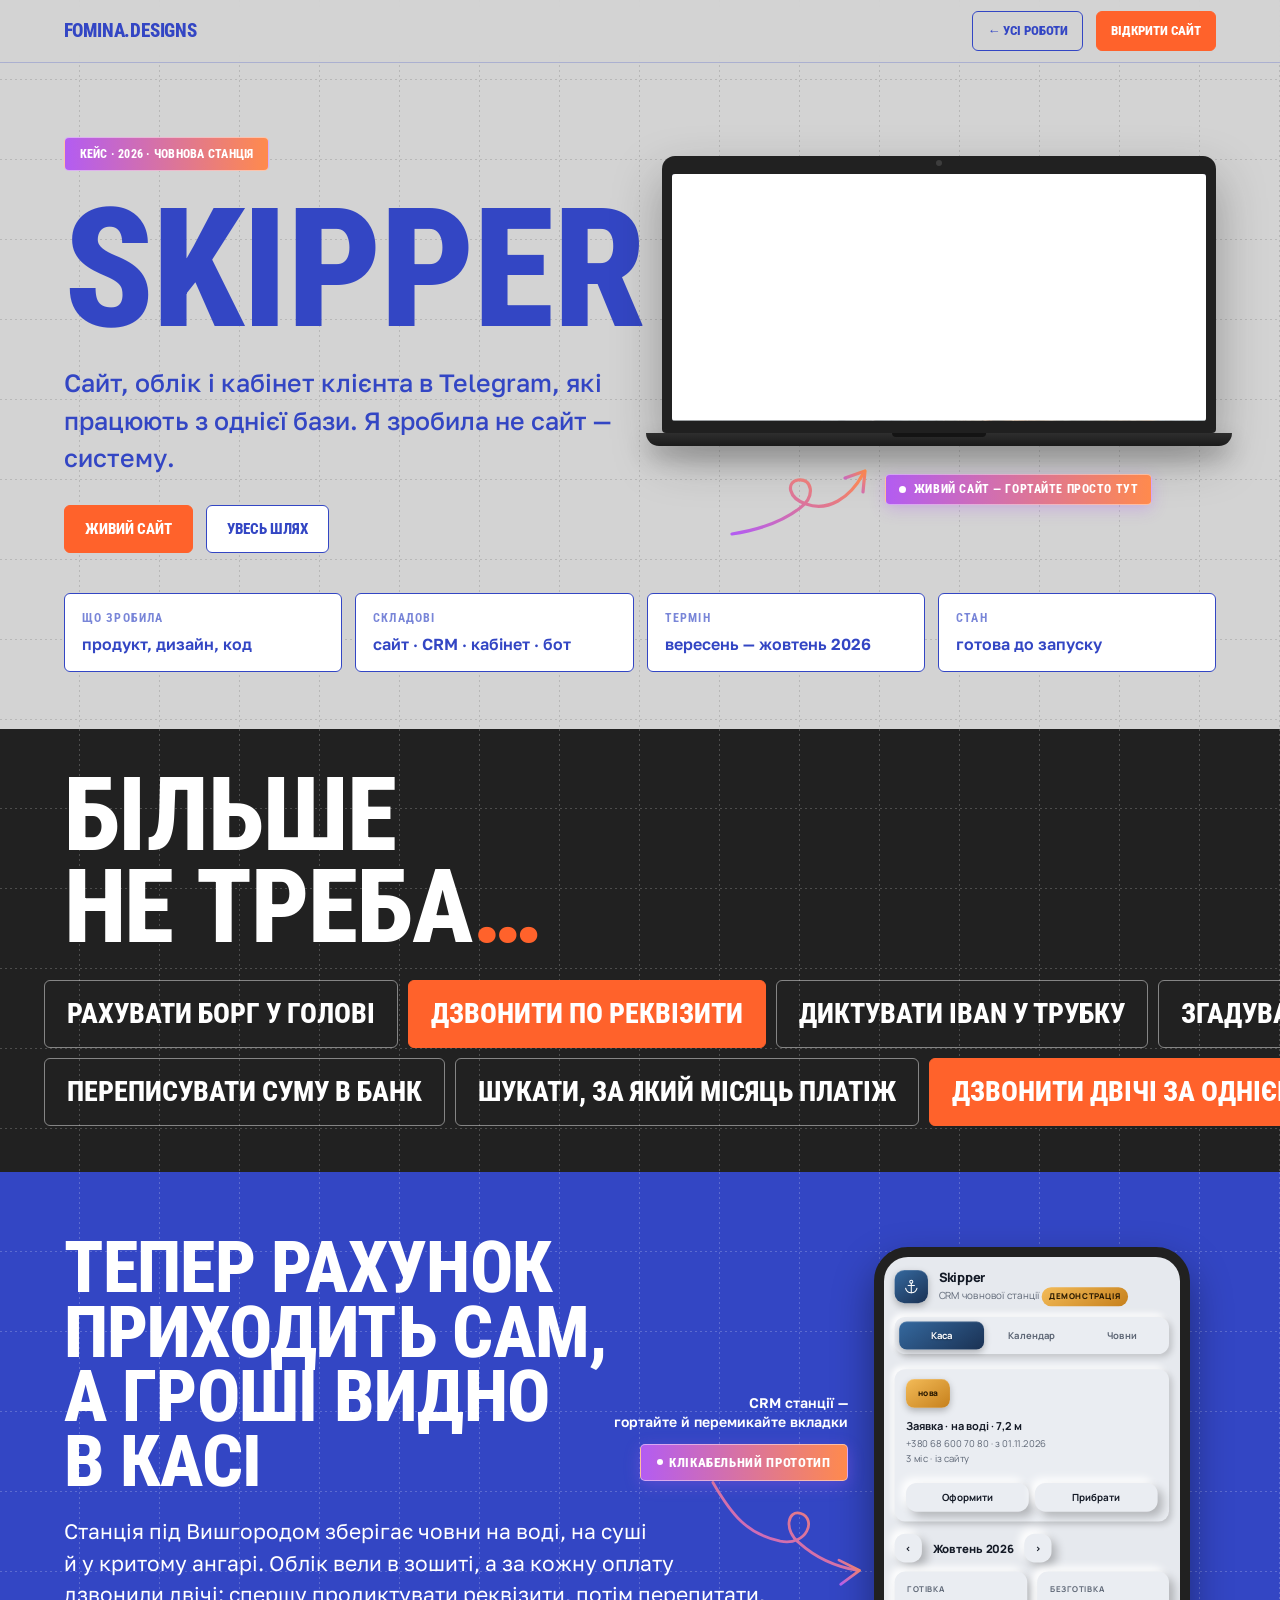
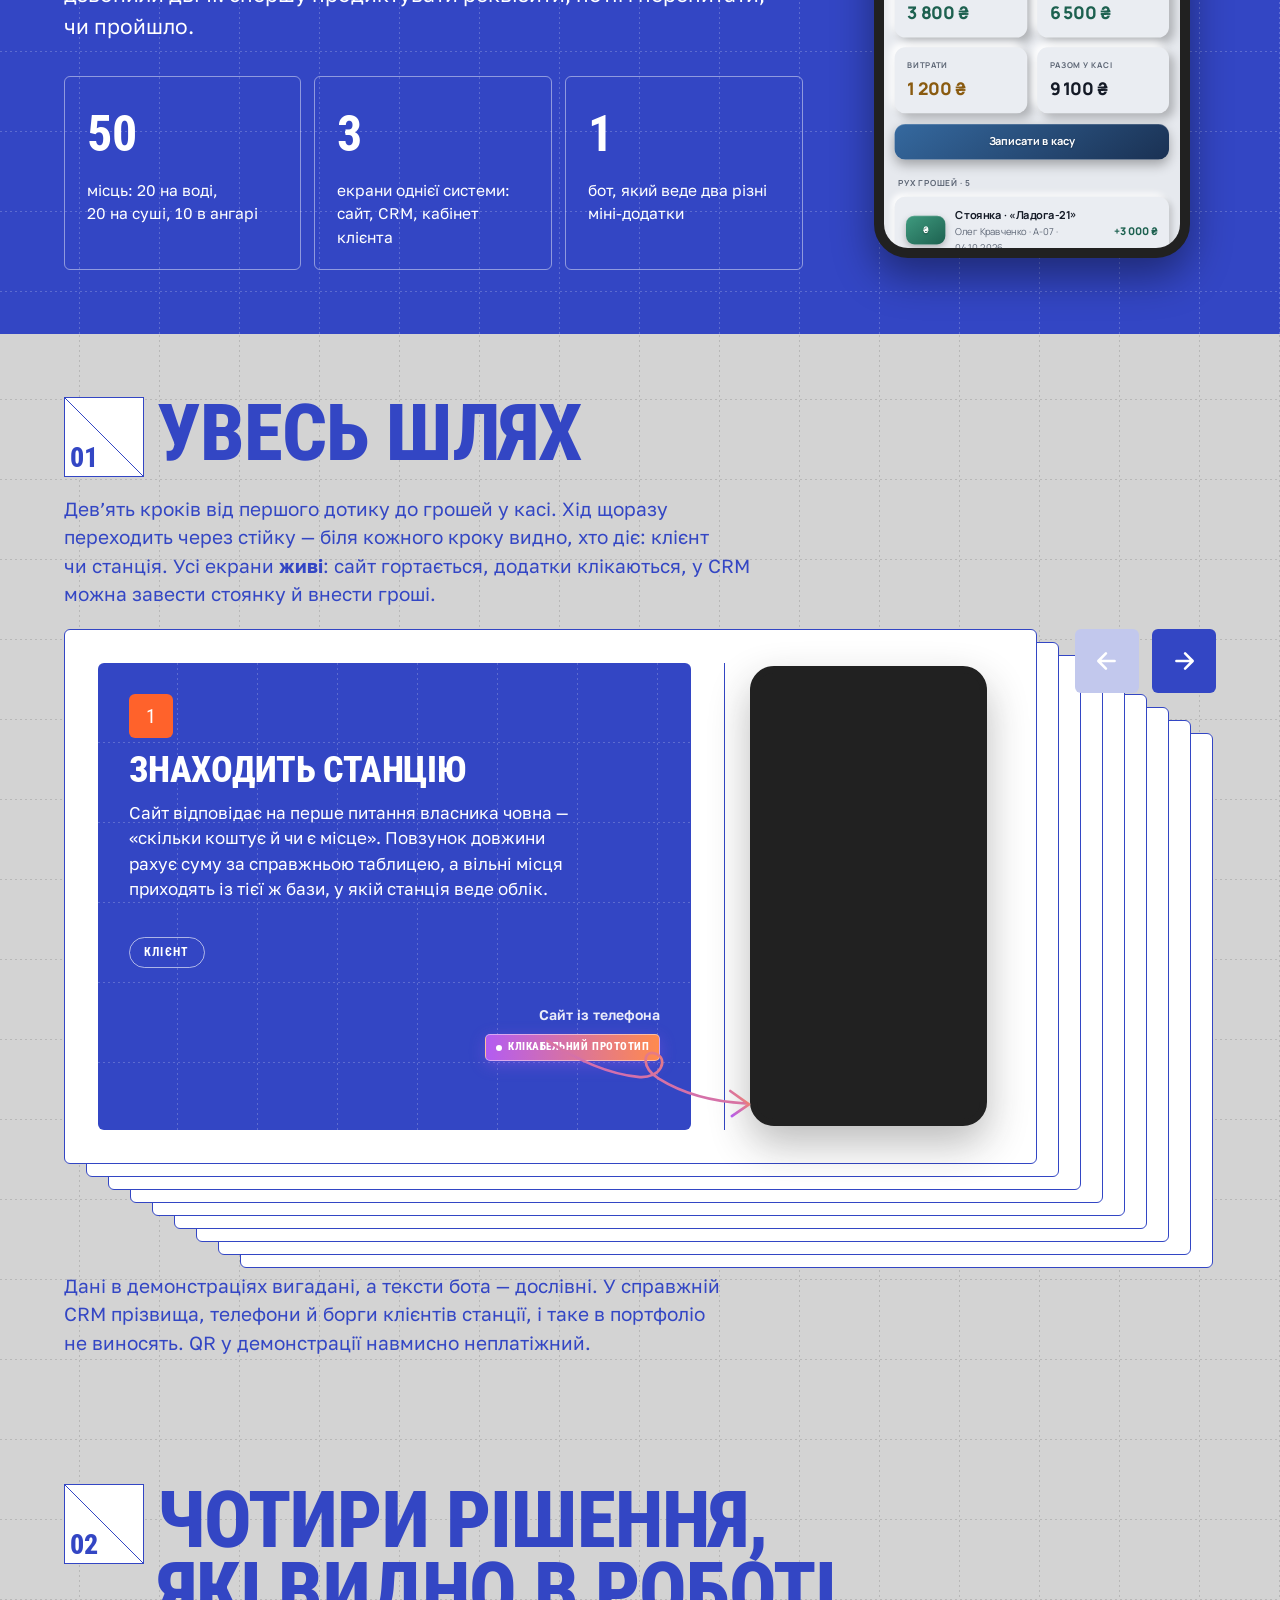
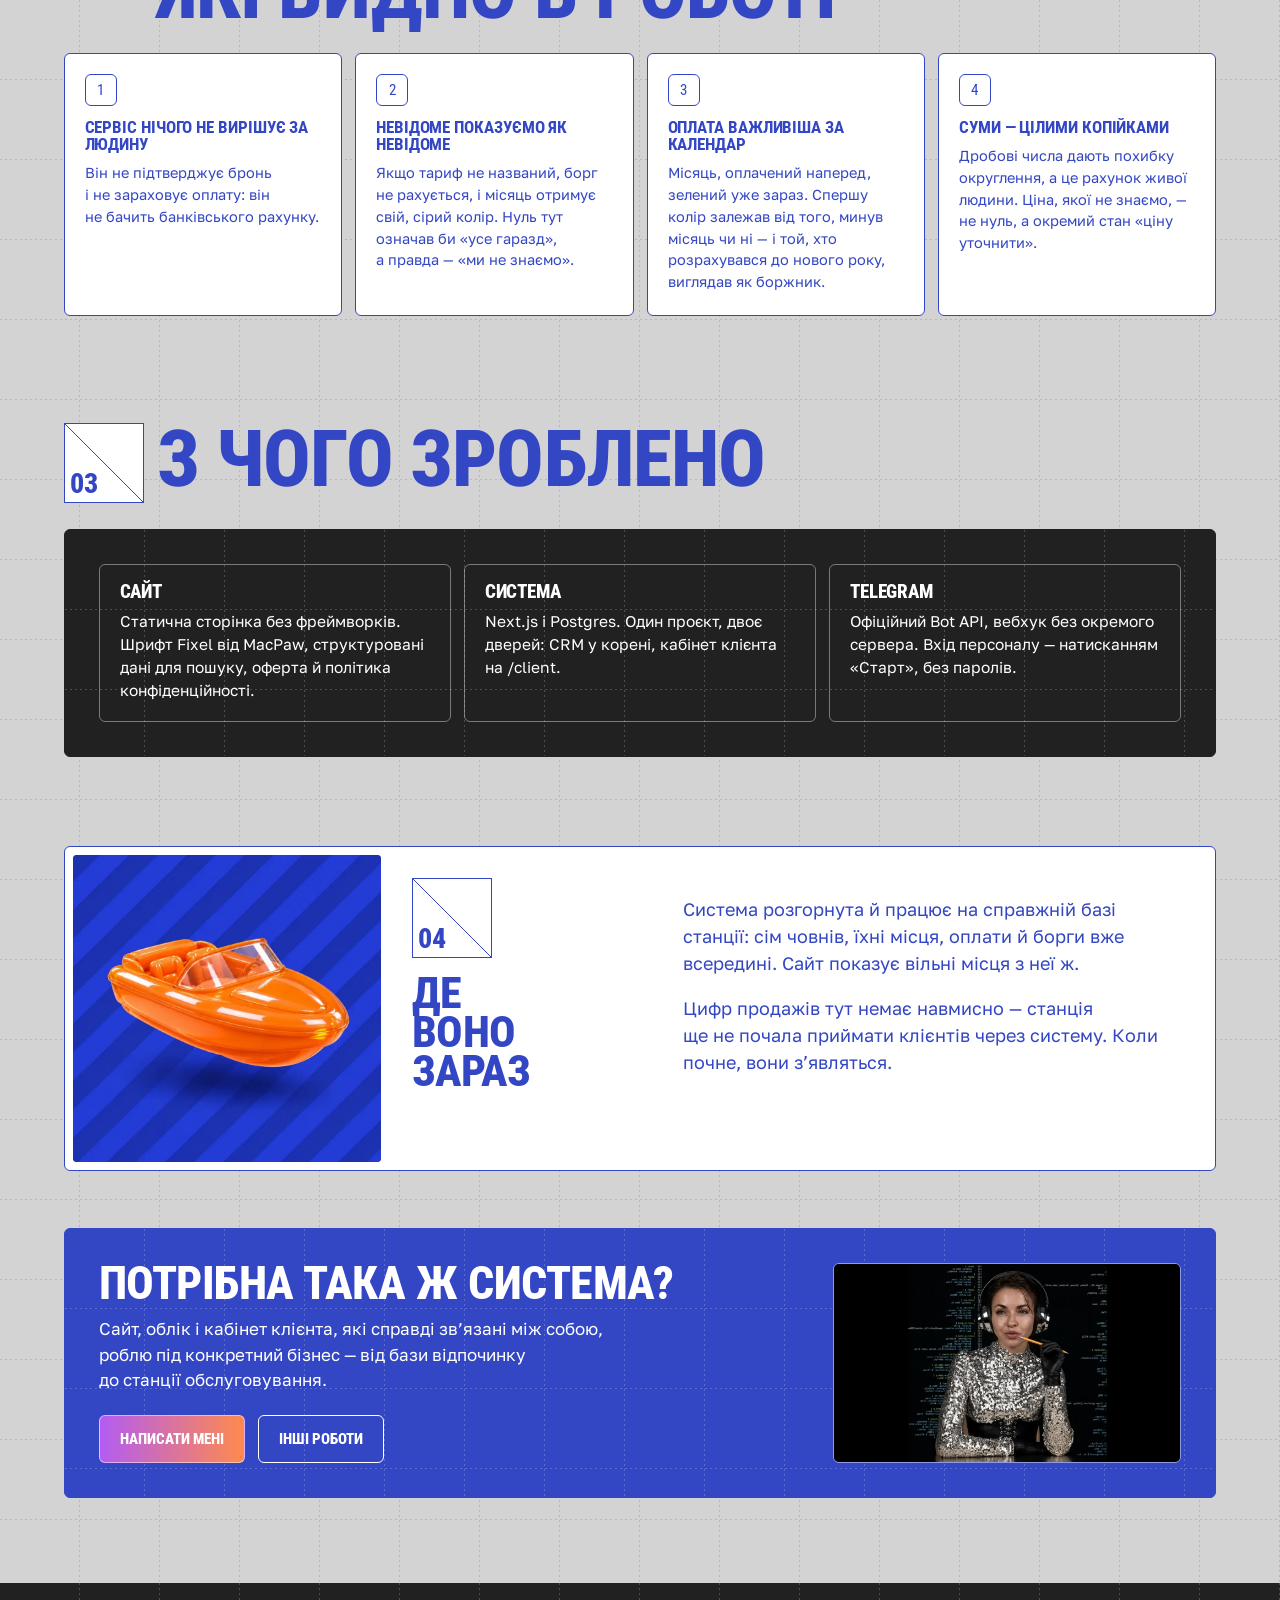
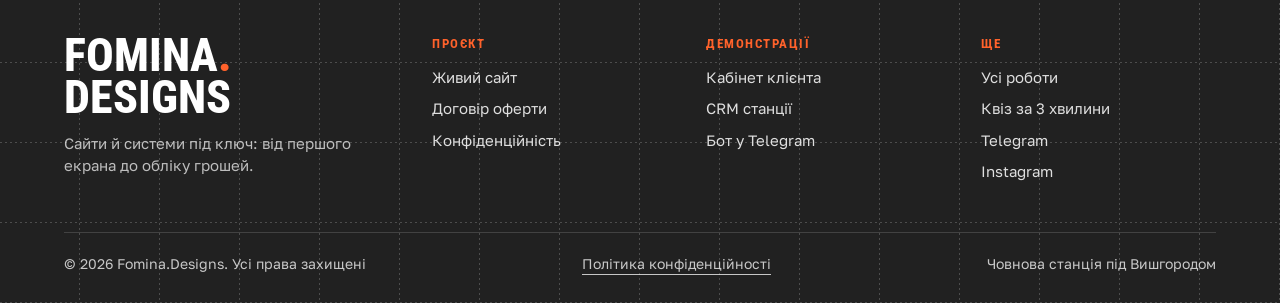
<file: skipper.html>
<!doctype html>
<html lang="uk">
<head>
<meta charset="utf-8">
<meta name="viewport" content="width=device-width, initial-scale=1">
<script>document.documentElement.classList.add('js')</script>
<title>Skipper — сайт, CRM і кабінет клієнта для човнової станції | Fomina.Designs</title>
<meta name="description" content="Кейс: човнова станція під Вишгородом. Сайт із живими вільними місцями, CRM із календарем і касою, кабінет клієнта в Telegram із рахунком і QR.">
<link rel="canonical" href="https://fominadesigns.github.io/portfolio/skipper.html">
<meta property="og:type" content="article">
<meta property="og:site_name" content="Fomina.Designs">
<meta property="og:locale" content="uk_UA">
<meta property="og:title" content="Skipper — сайт, CRM і кабінет клієнта для човнової станції">
<meta property="og:description" content="Кейс: човнова станція під Вишгородом. Сайт із живими вільними місцями, CRM із календарем і касою, кабінет клієнта в Telegram із рахунком і QR.">
<meta property="og:url" content="https://fominadesigns.github.io/portfolio/skipper.html">
<meta property="og:image" content="https://fominadesigns.github.io/portfolio/images/og/og-skipper.jpg">
<meta property="og:image:width" content="1200">
<meta property="og:image:height" content="630">
<meta name="twitter:card" content="summary_large_image">
<meta name="theme-color" content="#3346C4">
<link rel="icon" href="favicon.ico" sizes="any">
<link rel="icon" href="favicon-32.png" type="image/png" sizes="32x32">
<link rel="apple-touch-icon" href="apple-touch-icon.png">
<script type="application/ld+json">{"@context": "https://schema.org", "@type": "BreadcrumbList", "itemListElement": [{"@type": "ListItem", "position": 1, "name": "Fomina.Designs", "item": "https://fominadesigns.github.io/portfolio/"}, {"@type": "ListItem", "position": 2, "name": "Кейс Skipper", "item": "https://fominadesigns.github.io/portfolio/skipper.html"}]}</script>

<link rel="preconnect" href="https://fonts.googleapis.com">
<link rel="preconnect" href="https://fonts.gstatic.com" crossorigin>
<link href="https://fonts.googleapis.com/css2?family=Roboto+Condensed:wght@700;800&family=Golos+Text:wght@400;500;600&display=swap" rel="stylesheet">

<style>
/* Структура сторінки взята з driveberry.fr: герой, біжучий рядок болів,
   поворот «тепер», нумеровані кроки з екраном на кожному, великий підвал
   колонками. Кольори, шрифти й сітка — свої, з design-system.md:
   ультрамарин, помаранчевий, пунктирна сітка 80px, Roboto Condensed
   і Golos Text. Усередині рамок показано чужий продукт, але сторінка
   лишається моєю. */
:root{
  --grey:#D3D3D3; --light:#ECECEC;
  --blue:#3346C4; --orange:#FF622B; --dark:#212121;
  --gap:13px; --r:6px;
  --grad:linear-gradient(90deg,#B35CF2,#FF8A4D);
  --head:'Roboto Condensed','Arial Narrow',sans-serif;
  --body:'Golos Text',system-ui,-apple-system,'Segoe UI',sans-serif;
  --grid-d:url("data:image/svg+xml,%3Csvg xmlns='http://www.w3.org/2000/svg' width='80' height='80'%3E%3Cpath d='M79.5 0V80M0 79.5H80' fill='none' stroke='%23000' stroke-opacity='.13' stroke-dasharray='2 3'/%3E%3C/svg%3E");
  --grid-l:url("data:image/svg+xml,%3Csvg xmlns='http://www.w3.org/2000/svg' width='80' height='80'%3E%3Cpath d='M79.5 0V80M0 79.5H80' fill='none' stroke='%23fff' stroke-opacity='.2' stroke-dasharray='2 3'/%3E%3C/svg%3E");
}
*,*::before,*::after{box-sizing:border-box}
html{-webkit-text-size-adjust:100%;scroll-behavior:smooth}
body{margin:0;background:var(--grey) var(--grid-d);color:var(--blue);
     font-family:var(--body);font-size:17px;line-height:1.5;overflow-x:clip;
     -webkit-font-smoothing:antialiased}
a{color:inherit}
:focus-visible{outline:2px solid var(--orange);outline-offset:3px}
img{max-width:100%;display:block}
.wrap{max-width:1240px;margin:0 auto;
      padding-left:clamp(16px,3.4vw,48px);padding-right:clamp(16px,3.4vw,48px)}
h1,h2,h3,.h{font-family:var(--head);font-weight:800;text-transform:uppercase;
            line-height:.9;letter-spacing:-.01em;margin:0}

/* ── шапка ─────────────────────────────────────────────────────────── */
.bar{position:sticky;top:0;z-index:20;background:rgba(211,211,211,.86);
     backdrop-filter:blur(8px);border-bottom:1px solid rgba(51,70,196,.25)}
.bar-in{display:flex;align-items:center;gap:var(--gap);padding-top:11px;padding-bottom:11px}
.logo{font-family:var(--head);font-weight:800;font-size:19px;text-transform:uppercase;
      text-decoration:none;letter-spacing:-.01em}
.bar .sp{flex:1}
.btn{display:inline-flex;align-items:center;justify-content:center;gap:9px;
     font-family:var(--head);font-weight:800;text-transform:uppercase;font-size:15px;
     text-decoration:none;cursor:pointer;border:1px solid var(--blue);
     background:#fff;color:var(--blue);padding:12px 20px;border-radius:var(--r);
     transition:transform .18s,background .18s}
.btn:hover{transform:translateY(-2px)}
.btn.o{background:var(--orange);border-color:var(--orange);color:#fff}
.btn.o:hover{background:#ff7846}
.btn.g{background:transparent}
.btn.sm{padding:9px 14px;font-size:13px}
.btn.wh{background:#fff;border-color:#fff}
.btn.grad{background:var(--grad);border-color:rgba(255,255,255,.5);color:#fff}
.btn.grad:hover{filter:brightness(1.08)}

/* ── 1. герой ──────────────────────────────────────────────────────── */
.hero{padding-top:62px;padding-bottom:40px}
/* Та сама плашка, що над головною сторінкою, і той самий градієнт:
   на сторінці він зʼявляється двічі — тут і на кнопці наприкінці. */
.tagline{display:inline-block;font-family:var(--head);font-weight:800;text-transform:uppercase;
         font-size:12px;letter-spacing:.02em;line-height:1;color:#fff;
         background:var(--grad);padding:10px 15px;border-radius:5px;
         border:1px solid rgba(255,255,255,.5)}
.hero h1{font-size:clamp(52px,13vw,190px);margin-top:12px}
.hero .say{max-width:46ch;margin-top:20px;font-size:clamp(18px,2.2vw,25px);font-weight:500}
.hero-cta{display:flex;gap:var(--gap);flex-wrap:wrap;margin-top:28px}
.meta{display:grid;grid-template-columns:repeat(4,1fr);gap:var(--gap);margin-top:40px}
.meta div{background:#fff;border:1px solid var(--blue);border-radius:var(--r);
          padding:15px 17px;min-width:0}
.meta dt{font-family:var(--head);font-weight:700;text-transform:uppercase;font-size:12px;
         letter-spacing:.1em;opacity:.65;margin:0}
.meta dd{margin:5px 0 0;font-weight:600;font-size:16px}

/* Герой на дві колонки: ліворуч слова, праворуч сам продукт. Рамка
   висока й вузька — так видно, що це сторінка, яку гортають, а не
   картинка. */
.hero-grid{display:grid;grid-template-columns:1fr 1fr;gap:clamp(20px,3.4vw,46px);
           align-items:center}
.hero-txt{min-width:0}
.hero-site{min-width:0}
/* Ноутбук. Кришка, екран 16:10 і підставка — більше деталей тут зайві:
   увага має лишитись на самому сайті. */
.laptop{--deskw:1440}
.lid{background:#212121;border-radius:13px 13px 4px 4px;padding:11px 10px 12px;
     box-shadow:0 22px 48px rgba(33,33,33,.35)}
.cam{display:block;width:6px;height:6px;border-radius:50%;background:#3d3d3d;
     margin:-7px auto 8px}
.pane{position:relative;overflow:hidden;background:#fff;border-radius:3px;aspect-ratio:128/59}
/* Поки живий сайт вантажиться, видно його скрін; сайт проявляється поверх, коли готовий. */
.js iframe[data-src]{opacity:0;transition:opacity .6s ease}
.js iframe[data-src].ready{opacity:1}
.pane img{width:100%;height:100%;object-fit:cover;object-position:top;display:block}
.pane iframe{position:absolute;top:0;left:0;border:0;display:block;
             width:1280px;height:590px;transform-origin:top left;background:#fff}
.base{height:13px;margin:0 -16px;border-radius:0 0 13px 13px;
      background:linear-gradient(180deg,#2e2e2e,#1b1b1b);position:relative;
      box-shadow:0 10px 22px rgba(33,33,33,.3)}
.base::after{content:'';position:absolute;top:0;left:50%;transform:translateX(-50%);
             width:16%;height:4px;background:#141414;border-radius:0 0 6px 6px}
.frame-cap{margin-top:10px;text-align:center;font-size:13.5px;opacity:.65}

/* Позначка «це не картинка, а живий прототип». Градієнт той самий,
   що в плашці героя, — щоб акцент читався як частина стилю, а не латка.
   Крапка кліпає: нерухомий бейдж легко прийняти за звичайний підпис. */
.point{display:flex;align-items:center;justify-content:center;gap:9px;margin-top:12px}
.point .arrow{flex:none;transform:scaleX(-1)}
.live{display:inline-flex;align-items:center;gap:8px;background:var(--grad);color:#fff;
      font:800 11.5px/1 var(--head);text-transform:uppercase;letter-spacing:.05em;
      padding:9px 13px;border-radius:5px;border:1px solid rgba(255,255,255,.45);
      box-shadow:0 4px 16px rgba(179,92,242,.3)}
.live i{width:7px;height:7px;border-radius:50%;background:#fff;flex:none;
        animation:livePulse 1.7s ease-in-out infinite}
@keyframes livePulse{50%{opacity:.2}}
@media (prefers-reduced-motion:reduce){ .live i{animation:none} }

/* Під прототипами в слайдері — те саме, але дрібніше. */
.point.sm{gap:7px;margin-top:9px}
.point.sm .live{font-size:10.5px;padding:7px 10px;gap:6px}
.point.sm .live i{width:6px;height:6px}
@media (max-width:420px){
  /* На вузькому екрані стрілка менша, але лишається: вона й показує,
     що на макет можна натискати. */
  .point{gap:6px}
  .point .arrow{width:34px;height:25px}
}

/* На «повороті» телефон займає третину: головне там — слова. */
.turn-grid{display:grid;grid-template-columns:2fr 1fr;gap:clamp(20px,3.4vw,46px);
           align-items:center}
.turn-txt{min-width:0}
.phone.light .screen{box-shadow:0 18px 40px rgba(0,0,0,.4)}
.phone.light figcaption{color:#fff;opacity:.85}

@media (max-width:980px){
  .hero-grid,.turn-grid{grid-template-columns:1fr}
}

/* Підпис до прототипа CRM на вузькому екрані стоїть під телефоном,
   а на широкому переїжджає в порожнє місце ліворуч і показує на екран
   великою кривою з петлею. Крива схована, доки місця для неї немає. */
.curl{display:none}
.curl.flat{display:block;flex:none;width:150px;height:82px;margin-bottom:-18px}
@media (max-width:420px){ .curl.flat{width:104px;height:57px;margin-bottom:-12px} }
@media (min-width:981px){
  .turn .phone.light{position:relative}
  .turn .phone.light figcaption{position:absolute;right:calc(100% + 26px);top:24%;
         width:min(300px,25vw);margin:0;display:grid;justify-items:end;
         text-align:right;gap:12px;opacity:1}
  .turn .phone.light figcaption .cap{order:-1;line-height:1.35}
  .turn .phone.light figcaption .point{margin:0}
  .turn .phone.light figcaption .live{font-size:13px;padding:11px 16px}
  .turn .phone.light figcaption .arrow{display:none}
  .turn .curl{display:block;position:absolute;top:calc(100% - 4px);right:-22px;
              width:164px;height:130px;pointer-events:none}
}

/* ── 2. біль, що біжить ────────────────────────────────────────────── */
.pains{background:var(--dark) var(--grid-l);color:#fff;padding:40px 0 46px;overflow:hidden}
.pains h2{font-size:clamp(40px,8vw,110px);padding:0 clamp(16px,3.4vw,48px);max-width:1240px;margin:0 auto}
.pains h2 em{font-style:normal;color:var(--orange)}
.lane{display:flex;gap:10px;margin-top:26px;padding:0 clamp(16px,3.4vw,48px);width:max-content;
      animation:run var(--sp,46s) linear infinite}
.lane.back{animation-direction:reverse;--sp:54s;margin-top:10px}
.lane span{border:1px solid rgba(255,255,255,.45);border-radius:var(--r);
           padding:12px 22px;white-space:nowrap;font-family:var(--head);font-weight:800;
           text-transform:uppercase;font-size:clamp(17px,2.2vw,29px)}
.lane span.hot{background:var(--orange);border-color:var(--orange)}
@keyframes run{to{transform:translateX(-50%)}}
@media (prefers-reduced-motion:reduce){.lane{animation:none}}

/* ── 3. поворот ────────────────────────────────────────────────────── */
.turn{background:var(--blue) var(--grid-l);color:#fff;padding:64px 0}
.turn h2{font-size:clamp(32px,5.6vw,80px);max-width:17ch}
.turn p{max-width:54ch;margin-top:22px;font-size:clamp(17px,1.9vw,21px)}
.turn .three{display:grid;grid-template-columns:repeat(3,1fr);gap:var(--gap);margin-top:34px}
.turn .three div{border:1px solid rgba(255,255,255,.45);border-radius:var(--r);padding:20px 22px;
                 min-width:0}
.turn .three b{display:block;font-family:var(--head);font-size:clamp(28px,4vw,50px);
               text-transform:uppercase}
.turn .three span{display:block;margin-top:7px;font-size:15.5px}

/* ── 4. кроки ──────────────────────────────────────────────────────── */
section{padding-top:clamp(26px,3.5vw,48px);padding-bottom:clamp(26px,3.5vw,48px)}
.sq{width:80px;height:80px;flex:none;border:1px solid var(--blue);
    display:flex;align-items:flex-end;padding:0 0 4px 5px;
    background:linear-gradient(to top right,transparent calc(50% - .6px),
                var(--blue) 50%,transparent calc(50% + .6px)),#fff;
    font:800 28px/1 var(--head);color:var(--blue)}
.sq b{font-weight:800}

.sec-head{display:flex;gap:var(--gap);align-items:flex-start;padding-top:clamp(8px,1.4vw,20px)}
.sec-head h2{font-size:clamp(34px,6.2vw,96px);flex:1;min-width:0}
.sec-lead{max-width:58ch;margin-top:18px;font-size:clamp(16px,1.7vw,19px)}

/* ── кроки слайдером ────────────────────────────────────────────────────
   Той самий прийом, що у відгуках на головній, але дзеркально: там
   фото ліворуч і синя плашка праворуч, тут навпаки — слова ліворуч,
   прототип праворуч.

   Стос зсувається тільки вправо: зсув униз робив із рівного ряду
   сходинку, а картки мають читатись як колода, покладена боком. */
.steps{position:relative;margin-top:clamp(12px,1.6vw,20px)}
.steps__nav{position:absolute;right:0;top:0;display:flex;gap:13px;z-index:20}
.rv-btn{width:clamp(52px,5vw,72px);height:clamp(52px,5vw,72px);border:0;
        border-radius:var(--r);cursor:pointer;display:grid;place-items:center;
        background:var(--blue);color:#fff;transition:background .3s}
.rv-btn:hover:not(:disabled){background:var(--dark)}
.rv-btn:disabled{background:color-mix(in srgb,var(--blue) 30%,#fff);cursor:default}

/* Поле праворуч лишає місце стосу й стрілкам: сама картка виходить
   приблизно на третину вужчою за смугу. */
.steps__deck{display:grid;padding:0 clamp(90px,14vw,190px) 80px 0;touch-action:pan-y}

.sstep{grid-area:1/1;background:#fff;border:1px solid var(--blue);border-radius:var(--r);
       padding:clamp(18px,2.6vw,38px);color:var(--blue);
       display:grid;grid-template-columns:minmax(0,1fr) minmax(0,.47fr);
       gap:clamp(18px,2.6vw,38px);align-items:stretch;
       transform:translate(calc(var(--k,0) * 22px),calc(var(--k,0) * 13px));
       z-index:calc(10 - var(--k,0));
       transition:transform .5s cubic-bezier(.5,0,.25,1),opacity .45s}
.sstep.is-gone{transform:translateX(-115%);opacity:0;pointer-events:none}
.sstep:not(.is-front) > *{visibility:hidden;transition:visibility 0s .2s}
.sstep.is-front > *{visibility:visible}

/* Синя плашка — як блок із цитатою у відгуках. */
.sstep__quote{position:relative;background:var(--blue) var(--grid-l);color:#fff;border-radius:var(--r);
              padding:clamp(18px,2.4vw,34px);min-width:0;
              display:flex;flex-direction:column;align-items:flex-start}
.sstep .no{display:grid;place-items:center;width:44px;height:44px;border-radius:var(--r);
           background:var(--orange);color:#fff;font-family:var(--head);font-size:20px}
.sstep h3{font-size:clamp(22px,2.8vw,38px);margin-top:16px;color:#fff}
.sstep p{margin-top:14px;font-size:clamp(14.5px,1.4vw,17px);max-width:42ch}
.sstep .who{margin-top:18px;font-family:var(--head);font-weight:700;text-transform:uppercase;
            font-size:11.5px;letter-spacing:.12em;border:1px solid rgba(255,255,255,.6);
            border-radius:999px;padding:6px 14px}

/* Риска-роздільник, як між фото й цитатою на головній. */
.sstep__shot{margin:0;min-width:0;border-left:1px solid var(--blue);
             padding-left:clamp(14px,1.9vw,28px);display:grid;justify-items:center;
             align-content:center}

/* На широкому екрані прототип тягнеться на всю висоту картки й
   притискається до правого краю — відступ такий самий, як усюди. */
@media (min-width:861px){
  /* Прототип займає всю ширину своєї колонки й притискається до правого
     краю — відступ від краю картки такий самий, як усюди. Висоту йому
     дає сама ширина: екран телефона завжди вдвічі вищий за свою ширину. */
  .sstep__shot{justify-items:end;padding-right:clamp(10px,1.3vw,18px)}
  .sstep__shot .phone.sm{width:100%;min-width:0;max-width:460px;margin:0}
  .sstep__shot .phone.sm .holder{width:100%;height:auto;aspect-ratio:1/2}
}
/* Підпис і бейджик стоять у синій картці, під плашкою «клієнт», і крива
   показує звідти на прототип. Під телефоном їх більше немає — завдяки
   цьому сам прототип став більшим. */
.shotcap{margin-top:auto;padding:12px 0 38px;display:flex;flex-direction:column;
         align-items:flex-end;text-align:right;gap:10px;width:100%}
.shotcap .cap{font-size:14px;font-weight:600;line-height:1.35;opacity:.9}
.shotcap .point{margin:0}
/* Крива починається на синій картці, а вістрям заходить на прототип.
   Наскільки далеко тягнутись — міряє скрипт і кладе у --reach: ширина
   білого проміжку залежить від розміру екрана. */
.shotcap .curl.side{display:block;position:absolute;margin:0;bottom:12px;
                    width:calc(var(--reach,70px) + 160px);
                    height:calc((var(--reach,70px) + 160px) * .4);
                    right:calc(-1 * (var(--reach,70px) + 10px))}

@media (max-width:620px){
  /* Три числа лишаються в ряд: вони про порівняння, а поодинці
     на всю ширину порівнювати нема з чим. */
  .turn .three{grid-template-columns:repeat(3,1fr);gap:8px}
  .turn .three div{padding:13px 10px}
  .turn .three b{font-size:clamp(24px,7.4vw,36px)}
  .turn .three span{font-size:11.5px;line-height:1.34;margin-top:6px}
}

@media (max-width:860px){
  /* Звичайний слайдер: одна картка на екран, без стосу й зсувів.
     Краї сусідніх карток на телефоні лізли з-за головної. */
  /* Стрілки переїхали нагору — місце під ними знизу більше не потрібне. */
  .steps__deck{padding:0}
  .sstep{grid-template-columns:1fr;gap:16px;transform:none !important;
         padding:clamp(14px,3.4vw,20px)}
  .sstep:not(.is-front){display:none}
  .sstep.is-gone{opacity:1}
  .sstep__shot{border-left:0;border-top:1px solid var(--blue);padding-left:0;padding-top:16px}

  /* Плашка «клієнт / станція» підіймається до номера: так картка
     коротшає на цілий рядок і вміщається в екран разом зі стрілками. */
  .sstep__quote{display:grid;grid-template-columns:auto minmax(0,1fr);
                gap:10px 12px;align-items:center;align-content:start;
                grid-template-areas:'no who' 'title title' 'text text'}
  .sstep .no{grid-area:no;width:38px;height:38px;font-size:17px}
  .sstep .who{grid-area:who;justify-self:start;margin:0;font-size:11px;padding:5px 11px}
  .sstep h3{grid-area:title;margin-top:2px;font-size:clamp(21px,5.6vw,28px)}
  .sstep p{grid-area:text;margin-top:0;font-size:15px}
  .sstep .shotcap{grid-column:1/-1;margin-top:2px;padding:0;gap:8px;align-items:flex-start;text-align:left}
  .sstep .shotcap .curl{display:none}

  /* Стрілки лишаються великими й сідають у вільний правий кут картки:
     більша частина кнопки — на картці, верхівка трохи виходить за край.
     Текст вони не закривають — ліворуч там тільки номер і плашка. */
  .steps{margin-top:30px}
  .steps__nav{position:absolute;top:-17px;bottom:auto;right:12px;gap:10px;z-index:25}
  .rv-btn{width:52px;height:52px;box-shadow:0 2px 10px rgba(20,24,40,.18)}
  .rv-btn svg{width:23px;height:23px}
}

@media (max-width:860px) and (orientation:landscape){
  /* Телефон лежачи: по ширині місця вдосталь, по висоті — ні.
     Повертаємо розкладку компʼютера: слова ліворуч, прототип праворуч. */
  .sstep{grid-template-columns:minmax(0,1.45fr) minmax(140px,.62fr);gap:16px}
  .sstep__shot{border-left:1px solid var(--blue);border-top:0;padding-left:16px;padding-top:0}
}

/* ── рамки пристроїв ───────────────────────────────────────────────── */
.browser{border:1px solid var(--blue);border-radius:var(--r);overflow:hidden;background:#fff}
.browser .bbar{display:flex;align-items:center;gap:9px;padding:9px 12px;
               border-bottom:1px solid rgba(51,70,196,.25);background:#fff}
.dots{display:flex;gap:5px}
.dots i{width:9px;height:9px;border-radius:50%;background:rgba(51,70,196,.3)}
.url{flex:1;min-width:0;background:var(--light);border-radius:999px;padding:5px 12px;
     font-size:12.5px;white-space:nowrap;overflow:hidden;text-overflow:ellipsis;opacity:.75}
.browser iframe{width:100%;height:clamp(330px,42vw,470px);border:0;display:block;background:#fff}

.phone{width:316px;max-width:100%;margin:0 auto}
.phone .screen{border:10px solid var(--dark);border-radius:34px;overflow:hidden;
               background:var(--dark);box-shadow:0 18px 40px rgba(33,33,33,.3)}
.phone .holder{width:296px;height:591px;overflow:hidden}
.phone iframe{width:390px;height:780px;border:0;display:block;
              transform:scale(.758);transform-origin:top left}
.phone.sm iframe{transform:scale(.5487)}
.phone.sm{width:228px;margin:0}
.phone.sm .screen{border-width:7px;border-radius:24px}
.phone.sm .holder{width:214px;height:428px}

.phone figcaption{margin-top:4px;text-align:center;font-size:14px;font-weight:600;opacity:.8;
                  display:grid;justify-items:center;gap:6px}

/* Прототип на телефоні. Ці правила мусять стояти саме тут, нижче за опис
   рамок: вага в них однакова, і перемагає те, що написане пізніше. */
@media (max-width:860px){
  /* Менший прототип — інакше картка слайдера не влазить в екран. */
  .phone.sm{width:172px}
  .phone.sm .holder{width:158px;height:316px}
  .phone.sm iframe{transform:scale(.4051)}
}
@media (max-width:860px) and (orientation:landscape){
  /* Лежачий екран низький, і висоту картки задає саме прототип.
     Пропорції телефона при цьому не змінюються. */
  .phone.sm{width:129px}
  .phone.sm .holder{width:115px;height:230px}
  .phone.sm iframe{transform:scale(.2949)}
}

/* ── рішення ───────────────────────────────────────────────────────── */
.rules{list-style:none;margin:26px 0 0;padding:0;
       display:grid;grid-template-columns:repeat(4,1fr);gap:var(--gap)}
.rules li{background:#fff;border:1px solid var(--blue);border-radius:var(--r);
          padding:20px 20px 22px;min-width:0;display:block}
.num{width:32px;height:32px;border:1px solid var(--blue);border-radius:var(--r);
     display:grid;place-items:center;font-family:var(--head);font-size:15px;
     margin-bottom:13px}
.rules b{display:block;font-family:var(--head);text-transform:uppercase;font-size:17px;
         line-height:1.02;letter-spacing:-.005em}
.rules p{margin:9px 0 0;font-size:14.5px;line-height:1.5}

.panel{background:#fff;border:1px solid var(--blue);border-radius:var(--r);
       padding:clamp(18px,3vw,34px);margin-top:26px}
.panel.dark{background:var(--dark) var(--grid-l);color:#fff;border-color:var(--dark)}
.panel.blue{background:var(--blue) var(--grid-l);color:#fff;border-color:var(--blue)}
.cards{display:grid;grid-template-columns:repeat(3,1fr);gap:var(--gap);margin-top:var(--gap)}
.card{background:#fff;border:1px solid var(--blue);border-radius:var(--r);padding:18px 20px;
      min-width:0}
.card h3{font-size:19px;margin-bottom:9px}
.card p{margin:0;font-size:15.5px}
.panel.dark .card,.panel.blue .card{background:transparent;border-color:rgba(255,255,255,.4);
                                    color:#fff}

/* «Де воно зараз» — біла картка на всю ширину, як картка квізу
   на головній: ліворуч третина з предметом на синьому смугастому тлі,
   праворуч номер, заголовок і текст. */
.statecard{display:grid;grid-template-columns:minmax(0,1fr) minmax(165px,.78fr) minmax(0,1.7fr);
           gap:clamp(16px,2.4vw,32px);background:#fff;border:1px solid var(--blue);
           border-radius:var(--r);padding:8px}
.statecard__cover{position:relative;min-height:clamp(220px,24vw,330px);
                  border-radius:4px;overflow:hidden;background:var(--blue)}
.statecard__video{position:absolute;inset:0;width:100%;height:100%;
                  object-fit:cover;display:block}
.statecard__head{min-width:0;padding:clamp(12px,1.8vw,24px) 0 clamp(16px,2.2vw,28px)}
.statecard__head h2{font-size:clamp(26px,3.4vw,52px);margin-top:16px}
.statecard__txt{min-width:0;padding:clamp(12px,1.8vw,24px) clamp(14px,2vw,28px)
                clamp(16px,2.2vw,28px) 0}
.statecard__txt p{font-size:clamp(15px,1.6vw,18px);max-width:52ch}
.statecard__txt p + p{margin-top:14px}
@media (max-width:760px){
  .statecard{grid-template-columns:1fr}
  .statecard__cover{min-height:200px}
  /* Квадратик і заголовок в один рядок: три рядки «Де / воно / зараз»
     потрібні широкому екрану, на вузькому вони лише женуть картку вниз. */
  .statecard__head{padding:16px 14px 0;display:flex;align-items:center;gap:13px}
  .statecard__head h2{margin-top:0;font-size:clamp(23px,6.2vw,32px)}
  .statecard__head h2 br{display:none}
  .statecard__head .sq{width:58px;height:58px;font-size:20px}
  .statecard__txt{padding:12px 14px 16px}
}

/* Синя картка з відео. Відео нічого не додає до висоти: колонка
   розтягується рівно по сусідній, а кадр обрізається по центру. */
.cta{margin-top:clamp(30px,4.4vw,64px);display:grid;grid-template-columns:minmax(0,1.5fr) minmax(220px,.75fr);
     gap:clamp(20px,3vw,44px);align-items:stretch}
.cta__txt{min-width:0;align-self:center}
.cta__video{position:relative;min-height:150px;border-radius:var(--r);overflow:hidden;
            border:1px solid rgba(255,255,255,.45)}
.cta__video video{position:absolute;inset:0;width:100%;height:100%;object-fit:cover;display:block}
@media (max-width:860px){
  .cta{grid-template-columns:1fr}
  .cta__video{min-height:200px;order:2}
}
@media (max-width:860px) and (orientation:landscape){
  /* Лежачий телефон: місця по ширині вдосталь, по висоті — ні.
     Відео вертається праворуч і стає квадратним, щоб уся картка
     лишалась на одному екрані. */
  .cta{grid-template-columns:minmax(0,1fr) minmax(130px,.5fr);
       gap:clamp(14px,2.6vw,26px);align-items:center}
  .cta__video{order:0;min-height:0;aspect-ratio:1/1;align-self:center}
}

/* ── великий підвал ────────────────────────────────────────────────── */
footer{background:var(--dark) var(--grid-l);color:#fff;padding:52px 0 28px;margin-top:40px}
.fcols{display:grid;grid-template-columns:1.4fr repeat(3,1fr);gap:clamp(18px,3vw,40px)}
.fcols h4{font-family:var(--head);font-weight:700;text-transform:uppercase;font-size:12.5px;
          letter-spacing:.12em;color:var(--orange);margin:0 0 12px}
.fcols a,.fcols p{display:block;font-size:15px;margin:0 0 9px;text-decoration:none;opacity:.85}
.fcols a:hover{opacity:1;text-decoration:underline}
.fbrand .dot{color:var(--orange)}
.fbrand{font-family:var(--head);font-weight:800;text-transform:uppercase;
        font-size:clamp(28px,4vw,46px);line-height:.9}
.fbrand+p{margin-top:12px;max-width:34ch;opacity:.7;font-size:15px}
.fbot a{color:inherit;text-decoration:none;border-bottom:1px solid currentColor}
.fbot{display:flex;flex-wrap:wrap;gap:12px 26px;justify-content:space-between;
      margin-top:40px;padding-top:20px;border-top:1px solid rgba(255,255,255,.2);
      font-size:14px;opacity:.75}

@media (max-width:1080px){ .rules{grid-template-columns:1fr 1fr} }
@media (max-width:980px){
  .fcols{grid-template-columns:1fr 1fr}
}
@media (max-width:900px){
  .meta{grid-template-columns:repeat(2,1fr)}
  .cards{grid-template-columns:1fr}
  .sq{width:62px;height:62px;font-size:22px}
}
@media (max-width:560px){ .rules{grid-template-columns:1fr} }

/* Підвал на телефоні: підпис на всю ширину, посилання — двома стовпцями.
   Одним стовпцем вони розтягувались на пів екрана. */
@media (max-width:620px){
  .fcols{grid-template-columns:1fr 1fr;gap:22px 20px}
  .fcols > :first-child{grid-column:1/-1}
  .fcols > :last-child{grid-column:1/-1;display:grid;
                       grid-template-columns:1fr 1fr;gap:0 20px}
  .fcols > :last-child h4{grid-column:1/-1}
  .fbot{margin-top:26px;gap:8px 20px}
}
/* Відстані між смисловими блоками на телефоні — у півтора раза менші.
   Ті самі порожнечі, що на великому екрані тримають ритм, на вузькому
   читаються як розрив: наступний блок просто не видно. */
@media (max-width:860px){
  section{padding-top:17px;padding-bottom:17px}
  .hero{padding-top:40px;padding-bottom:26px}
  .pains{padding:26px 0 30px}
  .turn{padding:42px 0}
  .meta{margin-top:26px}
  .sec-lead{margin-top:12px}
  .cta{margin-top:20px}
  .statecard{margin-top:16px}
  footer{padding:34px 0 20px;margin-top:26px}
}
</style>
</head>
<body>

<!-- Градієнт для стрілок: SVG не вміє брати його з CSS-змінної,
     тож опис лежить тут і всі стрілки посилаються на нього. -->
<svg width="0" height="0" aria-hidden="true" style="position:absolute">
  <defs>
    <linearGradient id="ga" x1="0" y1="1" x2="1" y2="0">
      <stop offset="0" stop-color="#B35CF2"/><stop offset="1" stop-color="#FF8A4D"/>
    </linearGradient>
  </defs>
</svg>

<header class="bar">
  <div class="wrap bar-in">
    <a class="logo" href="./">Fomina.Designs</a>
    <span class="sp"></span>
    <a class="btn sm g" href="./">← Усі роботи</a>
    <a class="btn sm o" href="https://skipper-site-three.vercel.app/" target="_blank" rel="noopener">
      Відкрити сайт
    </a>
  </div>
</header>

<main>

<!-- ── 1. герой ──────────────────────────────────────────────────── -->
<div class="wrap hero">
  <div class="hero-grid">
    <div class="hero-txt">
      <p class="tagline">Кейс · 2026 · човнова станція</p>
      <h1>Skipper</h1>
      <p class="say">
        Сайт, облік і&nbsp;кабінет клієнта в&nbsp;Telegram, які працюють
        з&nbsp;однієї бази. Я&nbsp;зробила не&nbsp;сайт&nbsp;— систему.
      </p>
      <div class="hero-cta">
        <a class="btn o" href="https://skipper-site-three.vercel.app/" target="_blank" rel="noopener">
          Живий сайт
        </a>
        <a class="btn" href="#how">Увесь шлях</a>
      </div>
    </div>

    <!-- Праворуч не знімок, а сам сайт: гортається просто тут, і числа
         вільних місць у ньому справжні. -->
    <div class="hero-site">
      <div class="laptop">
        <div class="lid">
          <span class="cam"></span>
          <div class="pane">
            <img src="images/skipper/site-home-desktop.webp" alt="Перший екран сайту човнової станції Skipper" width="1280" height="590" fetchpriority="high">
            <iframe data-src="https://skipper-site-three.vercel.app/" hidden
                    title="Сайт човнової станції — гортайте й натискайте"></iframe>
          </div>
        </div>
        <div class="base"></div>
      </div>
      <div class="point">
        <svg class="curl flat" viewBox="0 0 150 82" fill="none" aria-hidden="true">
          <path d="M6 76C32 72 56 64 74 50C90 38 86 20 72 22C60 24 62 40 80 46C102 54 124 40 137 16"
                stroke="url(#ga)" stroke-width="3.2" stroke-linecap="round"/>
          <path d="M119 20L139 13L137 34" stroke="url(#ga)" stroke-width="3.2"
                stroke-linecap="round" stroke-linejoin="round"/>
        </svg>
        <span class="live"><i></i>Живий сайт — гортайте просто тут</span>
      </div>
    </div>
  </div>

  <dl class="meta">
    <div><dt>Що зробила</dt><dd>продукт, дизайн, код</dd></div>
    <div><dt>Складові</dt><dd>сайт · CRM · кабінет · бот</dd></div>
    <div><dt>Термін</dt><dd>вересень — жовтень 2026</dd></div>
    <div><dt>Стан</dt><dd>готова до запуску</dd></div>
  </dl>
</div>

<!-- ── 2. біль, що біжить ────────────────────────────────────────── -->
<section class="pains">
  <h2>Більше<br>не&nbsp;треба<em>…</em></h2>

  <div class="lane" aria-hidden="true">
    <span>рахувати борг у голові</span><span class="hot">дзвонити по реквізити</span>
    <span>диктувати IBAN у трубку</span><span>згадувати, хто оплатив</span>
    <span class="hot">вести зошит</span><span>вгадувати вільні місця</span>
    <span>рахувати борг у голові</span><span class="hot">дзвонити по реквізити</span>
    <span>диктувати IBAN у трубку</span><span>згадувати, хто оплатив</span>
    <span class="hot">вести зошит</span><span>вгадувати вільні місця</span>
  </div>

  <div class="lane back" aria-hidden="true">
    <span>переписувати суму в банк</span><span>шукати, за який місяць платіж</span>
    <span class="hot">дзвонити двічі за однією оплатою</span><span>тримати ціни в голові</span>
    <span>переписувати суму в банк</span><span>шукати, за який місяць платіж</span>
    <span class="hot">дзвонити двічі за однією оплатою</span><span>тримати ціни в голові</span>
  </div>
</section>

<!-- ── 3. поворот ────────────────────────────────────────────────── -->
<section class="turn">
  <div class="wrap turn-grid">
    <div class="turn-txt">
      <h2>Тепер рахунок приходить сам, а&nbsp;гроші видно в&nbsp;касі</h2>
      <p>
        Станція під&nbsp;Вишгородом зберігає човни на&nbsp;воді, на&nbsp;суші
        й&nbsp;у&nbsp;критому ангарі. Облік вели в&nbsp;зошиті, а&nbsp;за&nbsp;кожну
        оплату дзвонили двічі: спершу продиктувати реквізити, потім перепитати,
        чи&nbsp;пройшло.
      </p>
      <div class="three">
        <div><b>50</b><span>місць: 20&nbsp;на&nbsp;воді, 20&nbsp;на&nbsp;суші,
          10&nbsp;в&nbsp;ангарі</span></div>
        <div><b>3</b><span>екрани однієї системи: сайт, CRM, кабінет клієнта</span></div>
        <div><b>1</b><span>бот, який веде два різні міні-додатки</span></div>
      </div>
    </div>

    <figure class="phone light">
      <div class="screen"><div class="holder">
        <iframe src="demo/admin.html" loading="lazy" title="CRM станції — гортайте"></iframe>
      </div></div>
      <figcaption>
        <svg class="curl" viewBox="0 0 190 150" fill="none" aria-hidden="true">
          <path d="M8 6C30 44 48 66 86 74C118 80 128 48 110 42C94 37 90 62 108 76C128 94 152 104 176 108"
                stroke="url(#ga)" stroke-width="3.2" stroke-linecap="round"/>
          <path d="M154 96L178 108L156 124" stroke="url(#ga)" stroke-width="3.2"
                stroke-linecap="round" stroke-linejoin="round"/>
        </svg>
        <span class="point sm">
          <svg class="arrow" width="42" height="31" viewBox="0 0 52 38"
             fill="none" aria-hidden="true">
          <path d="M50 35C45 24 38 13 20 9" stroke="url(#ga)" stroke-width="2.8" stroke-linecap="round"/>
          <path d="M14 8l11 1.4M14 8l2 10.5" stroke="url(#ga)" stroke-width="2.8"
                stroke-linecap="round" stroke-linejoin="round"/>
        </svg>
          <span class="live"><i></i>Клікабельний прототип</span>
        </span>
        <span class="cap">CRM станції&nbsp;—<br>гортайте й&nbsp;перемикайте вкладки</span>
      </figcaption>
    </figure>
  </div>
</section>

<!-- ── 4. як це працює ───────────────────────────────────────────── -->
<section class="wrap" id="how">
  <div class="sec-head">
    <span class="sq"><b>01</b></span>
    <h2>Увесь шлях</h2>
  </div>
  <p class="sec-lead">
    Девʼять кроків від&nbsp;першого дотику до&nbsp;грошей у&nbsp;касі. Хід щоразу
    переходить через стійку&nbsp;— біля кожного кроку видно, хто діє: клієнт
    чи&nbsp;станція. Усі екрани <b>живі</b>: сайт гортається, додатки клікаються,
    у&nbsp;CRM можна завести стоянку й&nbsp;внести гроші.
  </p>

  <div class="steps" data-steps>
    <div class="steps__nav">
      <button class="rv-btn" type="button" data-st="prev" aria-label="Попередній крок" disabled>
        <svg width="26" height="26" viewBox="0 0 24 24" fill="none" stroke="currentColor"
             stroke-width="2.4" stroke-linecap="round" stroke-linejoin="round" aria-hidden="true">
          <path d="M19 12H5M11 5l-7 7 7 7"/></svg>
      </button>
      <button class="rv-btn" type="button" data-st="next" aria-label="Наступний крок">
        <svg width="26" height="26" viewBox="0 0 24 24" fill="none" stroke="currentColor"
             stroke-width="2.4" stroke-linecap="round" stroke-linejoin="round" aria-hidden="true">
          <path d="M5 12h14M13 5l7 7-7 7"/></svg>
      </button>
    </div>

    <div class="steps__deck" aria-live="polite">
      <article class="sstep" style="--k:0">
        <div class="sstep__quote">
          <span class="no">1</span>
          <h3>Знаходить станцію</h3>
          <p>Сайт відповідає на&nbsp;перше питання власника човна&nbsp;— «скільки коштує й&nbsp;чи&nbsp;є&nbsp;місце». Повзунок довжини рахує суму за&nbsp;справжньою таблицею, а&nbsp;вільні місця приходять із&nbsp;тієї&nbsp;ж бази, у&nbsp;якій станція веде облік.</p>
          <span class="who">клієнт</span>
          <div class="shotcap">
            <span class="cap">Сайт із телефона</span>
            <span class="point sm">
              <span class="live"><i></i>Клікабельний прототип</span>
            </span>
            <svg class="curl side" viewBox="0 0 280 112" fill="none" aria-hidden="true">
              <path d="M8 14C50 40 86 56 124 60C154 63 164 36 146 30C130 25 128 48 150 62C182 82 222 92 262 94"
                    stroke="url(#ga)" stroke-width="3.4" stroke-linecap="round"/>
              <path d="M242 78L266 95L244 110" stroke="url(#ga)" stroke-width="3.4"
                    stroke-linecap="round" stroke-linejoin="round"/>
            </svg>
          </div>
        </div>
        <figure class="sstep__shot">
          <div class="phone sm">
            <div class="screen"><div class="holder">
              <iframe src="https://skipper-site-three.vercel.app/" loading="lazy" title="Сайт із телефона"></iframe>
            </div></div>
          </div>
        </figure>
      </article>
      <article class="sstep" style="--k:1">
        <div class="sstep__quote">
          <span class="no">2</span>
          <h3>Лишає заявку</h3>
          <p>Дата, довжина судна, строк і&nbsp;телефон. Заявка не&nbsp;бронює місце: це&nbsp;звернення, а&nbsp;не&nbsp;домовленість. Далі хід переходить на&nbsp;той бік стійки.</p>
          <span class="who">клієнт</span>
          <div class="shotcap">
            <span class="cap">Форма на сайті</span>
            <span class="point sm">
              <span class="live"><i></i>Клікабельний прототип</span>
            </span>
            <svg class="curl side" viewBox="0 0 280 112" fill="none" aria-hidden="true">
              <path d="M8 14C50 40 86 56 124 60C154 63 164 36 146 30C130 25 128 48 150 62C182 82 222 92 262 94"
                    stroke="url(#ga)" stroke-width="3.4" stroke-linecap="round"/>
              <path d="M242 78L266 95L244 110" stroke="url(#ga)" stroke-width="3.4"
                    stroke-linecap="round" stroke-linejoin="round"/>
            </svg>
          </div>
        </div>
        <figure class="sstep__shot">
          <div class="phone sm">
            <div class="screen"><div class="holder">
              <iframe src="https://skipper-site-three.vercel.app/#book" loading="lazy" title="Форма на сайті"></iframe>
            </div></div>
          </div>
        </figure>
      </article>
      <article class="sstep" style="--k:2">
        <div class="sstep__quote">
          <span class="no">3</span>
          <h3>Станція бачить заявку</h3>
          <p>Вона лежить угорі CRM, над&nbsp;усіма вкладками, поки з&nbsp;нею нічого не&nbsp;зробили: тип місця, довжина, телефон, строк. Натисніть «Оформити»&nbsp;— дані вже підставлені.</p>
          <span class="who">станція</span>
          <div class="shotcap">
            <span class="cap">Заявка в CRM</span>
            <span class="point sm">
              <span class="live"><i></i>Клікабельний прототип</span>
            </span>
            <svg class="curl side" viewBox="0 0 280 112" fill="none" aria-hidden="true">
              <path d="M8 14C50 40 86 56 124 60C154 63 164 36 146 30C130 25 128 48 150 62C182 82 222 92 262 94"
                    stroke="url(#ga)" stroke-width="3.4" stroke-linecap="round"/>
              <path d="M242 78L266 95L244 110" stroke="url(#ga)" stroke-width="3.4"
                    stroke-linecap="round" stroke-linejoin="round"/>
            </svg>
          </div>
        </div>
        <figure class="sstep__shot">
          <div class="phone sm">
            <div class="screen"><div class="holder">
              <iframe src="demo/admin.html" loading="lazy" title="Заявка в CRM"></iframe>
            </div></div>
          </div>
        </figure>
      </article>
      <article class="sstep" style="--k:3">
        <div class="sstep__quote">
          <span class="no">4</span>
          <h3>Заводить стоянку</h3>
          <p>Імʼя, телефон, човен, довжина, тариф і&nbsp;строк. Тариф можна лишити порожнім&nbsp;— тоді CRM покаже «ціну уточнити», а&nbsp;не&nbsp;нуль, і&nbsp;не&nbsp;рахуватиме борг із&nbsp;вигаданої суми.</p>
          <span class="who">станція</span>
          <div class="shotcap">
            <span class="cap">Нова стоянка</span>
            <span class="point sm">
              <span class="live"><i></i>Клікабельний прототип</span>
            </span>
            <svg class="curl side" viewBox="0 0 280 112" fill="none" aria-hidden="true">
              <path d="M8 14C50 40 86 56 124 60C154 63 164 36 146 30C130 25 128 48 150 62C182 82 222 92 262 94"
                    stroke="url(#ga)" stroke-width="3.4" stroke-linecap="round"/>
              <path d="M242 78L266 95L244 110" stroke="url(#ga)" stroke-width="3.4"
                    stroke-linecap="round" stroke-linejoin="round"/>
            </svg>
          </div>
        </div>
        <figure class="sstep__shot">
          <div class="phone sm">
            <div class="screen"><div class="holder">
              <iframe src="demo/admin.html" loading="lazy" title="Нова стоянка"></iframe>
            </div></div>
          </div>
        </figure>
      </article>
      <article class="sstep" style="--k:4">
        <div class="sstep__quote">
          <span class="no">5</span>
          <h3>Клієнт підключається до бота</h3>
          <p>Один «Старт» і&nbsp;кнопка «Поділитися номером»&nbsp;— бот знаходить бронь за&nbsp;телефоном. Відтепер рахунки приходять у&nbsp;цей чат. Той самий бот веде <b>два різні</b> міні-додатки: клієнт бачить кабінет, станція&nbsp;— CRM.</p>
          <span class="who">клієнт</span>
          <div class="shotcap">
            <span class="cap">Чат із ботом</span>
            <span class="point sm">
              <span class="live"><i></i>Клікабельний прототип</span>
            </span>
            <svg class="curl side" viewBox="0 0 280 112" fill="none" aria-hidden="true">
              <path d="M8 14C50 40 86 56 124 60C154 63 164 36 146 30C130 25 128 48 150 62C182 82 222 92 262 94"
                    stroke="url(#ga)" stroke-width="3.4" stroke-linecap="round"/>
              <path d="M242 78L266 95L244 110" stroke="url(#ga)" stroke-width="3.4"
                    stroke-linecap="round" stroke-linejoin="round"/>
            </svg>
          </div>
        </div>
        <figure class="sstep__shot">
          <div class="phone sm">
            <div class="screen"><div class="holder">
              <iframe src="demo/telegram.html" loading="lazy" title="Чат із ботом"></iframe>
            </div></div>
          </div>
        </figure>
      </article>
      <article class="sstep" style="--k:5">
        <div class="sstep__quote">
          <span class="no">6</span>
          <h3>Отримує рахунок</h3>
          <p>З&nbsp;1&nbsp;по&nbsp;7&nbsp;число рахунок приходить сам&nbsp;— рядками, з&nbsp;реквізитами й&nbsp;кнопкою, яка відкриває банк із&nbsp;<b>уже вписаною сумою</b>. QR&nbsp;за&nbsp;стандартом НБУ: переписувати IBAN у&nbsp;трубку більше не&nbsp;треба.</p>
          <span class="who">станція → клієнт</span>
          <div class="shotcap">
            <span class="cap">Кабінет клієнта</span>
            <span class="point sm">
              <span class="live"><i></i>Клікабельний прототип</span>
            </span>
            <svg class="curl side" viewBox="0 0 280 112" fill="none" aria-hidden="true">
              <path d="M8 14C50 40 86 56 124 60C154 63 164 36 146 30C130 25 128 48 150 62C182 82 222 92 262 94"
                    stroke="url(#ga)" stroke-width="3.4" stroke-linecap="round"/>
              <path d="M242 78L266 95L244 110" stroke="url(#ga)" stroke-width="3.4"
                    stroke-linecap="round" stroke-linejoin="round"/>
            </svg>
          </div>
        </div>
        <figure class="sstep__shot">
          <div class="phone sm">
            <div class="screen"><div class="holder">
              <iframe src="demo/client.html" loading="lazy" title="Кабінет клієнта"></iframe>
            </div></div>
          </div>
        </figure>
      </article>
      <article class="sstep" style="--k:6">
        <div class="sstep__quote">
          <span class="no">7</span>
          <h3>Платить і каже про це</h3>
          <p>Після оплати клієнт тисне «Я&nbsp;оплатив». Ця кнопка <b>не&nbsp;зараховує гроші</b>&nbsp;— вона кладе станції сигнал звірити надходження. Сервіс не&nbsp;бачить банківського рахунку й&nbsp;не&nbsp;має права казати, що&nbsp;гроші прийшли.</p>
          <span class="who">клієнт → станція</span>
          <div class="shotcap">
            <span class="cap">Натисніть «Я оплатив»</span>
            <span class="point sm">
              <span class="live"><i></i>Клікабельний прототип</span>
            </span>
            <svg class="curl side" viewBox="0 0 280 112" fill="none" aria-hidden="true">
              <path d="M8 14C50 40 86 56 124 60C154 63 164 36 146 30C130 25 128 48 150 62C182 82 222 92 262 94"
                    stroke="url(#ga)" stroke-width="3.4" stroke-linecap="round"/>
              <path d="M242 78L266 95L244 110" stroke="url(#ga)" stroke-width="3.4"
                    stroke-linecap="round" stroke-linejoin="round"/>
            </svg>
          </div>
        </div>
        <figure class="sstep__shot">
          <div class="phone sm">
            <div class="screen"><div class="holder">
              <iframe src="demo/telegram.html" loading="lazy" title="Натисніть «Я оплатив»"></iframe>
            </div></div>
          </div>
        </figure>
      </article>
      <article class="sstep" style="--k:7">
        <div class="sstep__quote">
          <span class="no">8</span>
          <h3>Станція звіряє й зараховує</h3>
          <p>Натисніть на&nbsp;стоянку в&nbsp;календарі&nbsp;— відкриється картка: клієнт, телефон, тариф і&nbsp;борг. Кнопки «Готівка» й&nbsp;«Безнал» вносять оплату, зокрема часткову: решта лишиться боргом.</p>
          <span class="who">станція</span>
          <div class="shotcap">
            <span class="cap">Картка стоянки</span>
            <span class="point sm">
              <span class="live"><i></i>Клікабельний прототип</span>
            </span>
            <svg class="curl side" viewBox="0 0 280 112" fill="none" aria-hidden="true">
              <path d="M8 14C50 40 86 56 124 60C154 63 164 36 146 30C130 25 128 48 150 62C182 82 222 92 262 94"
                    stroke="url(#ga)" stroke-width="3.4" stroke-linecap="round"/>
              <path d="M242 78L266 95L244 110" stroke="url(#ga)" stroke-width="3.4"
                    stroke-linecap="round" stroke-linejoin="round"/>
            </svg>
          </div>
        </div>
        <figure class="sstep__shot">
          <div class="phone sm">
            <div class="screen"><div class="holder">
              <iframe src="demo/admin.html" loading="lazy" title="Картка стоянки"></iframe>
            </div></div>
          </div>
        </figure>
      </article>
      <article class="sstep" style="--k:8">
        <div class="sstep__quote">
          <span class="no">9</span>
          <h3>Гроші видно в касі</h3>
          <p>Оплата лягає в&nbsp;касу й&nbsp;зеленить місяць у&nbsp;календарі. Готівка й&nbsp;безготівка окремо, витрати станції&nbsp;— тим самим вікном: пальне, матеріали, ремонт. Інакше «разом у&nbsp;касі» показувало&nbsp;б не&nbsp;те, що&nbsp;насправді лишилось.</p>
          <span class="who">станція</span>
          <div class="shotcap">
            <span class="cap">Каса за місяць</span>
            <span class="point sm">
              <span class="live"><i></i>Клікабельний прототип</span>
            </span>
            <svg class="curl side" viewBox="0 0 280 112" fill="none" aria-hidden="true">
              <path d="M8 14C50 40 86 56 124 60C154 63 164 36 146 30C130 25 128 48 150 62C182 82 222 92 262 94"
                    stroke="url(#ga)" stroke-width="3.4" stroke-linecap="round"/>
              <path d="M242 78L266 95L244 110" stroke="url(#ga)" stroke-width="3.4"
                    stroke-linecap="round" stroke-linejoin="round"/>
            </svg>
          </div>
        </div>
        <figure class="sstep__shot">
          <div class="phone sm">
            <div class="screen"><div class="holder">
              <iframe src="demo/admin.html" loading="lazy" title="Каса за місяць"></iframe>
            </div></div>
          </div>
        </figure>
      </article>
    </div>
  </div>

  <p class="sec-lead" style="margin-top:28px">
    Дані в&nbsp;демонстраціях вигадані, а&nbsp;тексти бота&nbsp;— дослівні.
    У&nbsp;справжній CRM прізвища, телефони й&nbsp;борги клієнтів станції,
    і&nbsp;таке в&nbsp;портфоліо не&nbsp;виносять. QR&nbsp;у&nbsp;демонстрації
    навмисно неплатіжний.
  </p>
</section>

<!-- ── 5. рішення ────────────────────────────────────────────────── -->
<section class="wrap">
  <div class="sec-head">
    <span class="sq"><b>02</b></span>
    <h2>Чотири рішення,<br>які видно в роботі</h2>
  </div>

  <ol class="rules">
    <li>
      <span class="num">1</span>
      <b>Сервіс нічого не вирішує за людину</b>
      <p>Він не&nbsp;підтверджує бронь і&nbsp;не&nbsp;зараховує оплату:
          він не&nbsp;бачить банківського рахунку.</p>
    </li>
    <li>
      <span class="num">2</span>
      <b>Невідоме показуємо як невідоме</b>
      <p>Якщо тариф не&nbsp;названий, борг не&nbsp;рахується, і&nbsp;місяць
          отримує свій, сірий колір. Нуль тут означав&nbsp;би «усе гаразд»,
          а&nbsp;правда&nbsp;— «ми&nbsp;не&nbsp;знаємо».</p>
    </li>
    <li>
      <span class="num">3</span>
      <b>Оплата важливіша за календар</b>
      <p>Місяць, оплачений наперед, зелений уже зараз. Спершу колір залежав
          від&nbsp;того, минув місяць чи&nbsp;ні&nbsp;— і&nbsp;той, хто
          розрахувався до&nbsp;нового року, виглядав як боржник.</p>
    </li>
    <li>
      <span class="num">4</span>
      <b>Суми — цілими копійками</b>
      <p>Дробові числа дають похибку округлення, а&nbsp;це&nbsp;рахунок живої
          людини. Ціна, якої не&nbsp;знаємо,&nbsp;— не&nbsp;нуль,
          а&nbsp;окремий стан «ціну уточнити».</p>
    </li>
  </ol>
</section>

<!-- ── 6. з чого зроблено ────────────────────────────────────────── -->
<section class="wrap">
  <div class="sec-head">
    <span class="sq"><b>03</b></span>
    <h2>З чого зроблено</h2>
  </div>

  <div class="panel dark">
    <div class="cards" style="margin-top:0">
      <div class="card"><h3>Сайт</h3>
        <p>Статична сторінка без&nbsp;фреймворків. Шрифт Fixel від&nbsp;MacPaw,
          структуровані дані для&nbsp;пошуку, оферта й&nbsp;політика
          конфіденційності.</p></div>
      <div class="card"><h3>Система</h3>
        <p>Next.js і&nbsp;Postgres. Один проєкт, двоє дверей: CRM
          у&nbsp;корені, кабінет клієнта на&nbsp;/client.</p></div>
      <div class="card"><h3>Telegram</h3>
        <p>Офіційний Bot&nbsp;API, вебхук без&nbsp;окремого сервера. Вхід
          персоналу&nbsp;— натисканням «Старт», без&nbsp;паролів.</p></div>
    </div>
  </div>
</section>

<!-- ── 7. стан і заклик ──────────────────────────────────────────── -->
<section class="wrap">
  <div class="statecard">
    <div class="statecard__cover">
      <video class="statecard__video" autoplay muted loop playsinline preload="auto"
             poster="img/boat.webp" aria-hidden="true">
        <source src="video/boat.mp4" type="video/mp4">
      </video>
    </div>
    <div class="statecard__head">
      <span class="sq"><b>04</b></span>
      <h2>Де <br>воно <br>зараз</h2>
    </div>
    <div class="statecard__txt">
      <p>
        Система розгорнута й&nbsp;працює на&nbsp;справжній базі станції:
        сім&nbsp;човнів, їхні місця, оплати й&nbsp;борги вже всередині. Сайт
        показує вільні місця з&nbsp;неї&nbsp;ж.
      </p>
      <p>
        Цифр продажів тут немає навмисно&nbsp;— станція ще&nbsp;не&nbsp;почала
        приймати клієнтів через систему. Коли почне, вони зʼявляться.
      </p>
    </div>
  </div>

  <div class="panel blue cta">
    <div class="cta__txt">
      <h3 style="font-size:clamp(24px,4vw,46px)">Потрібна така&nbsp;ж система?</h3>
      <p style="margin-top:12px;max-width:46ch">
        Сайт, облік і&nbsp;кабінет клієнта, які справді звʼязані між&nbsp;собою,
        роблю під&nbsp;конкретний бізнес&nbsp;— від&nbsp;бази відпочинку
        до&nbsp;станції обслуговування.
      </p>
      <div style="display:flex;gap:var(--gap);flex-wrap:wrap;margin-top:22px">
        <a class="btn grad" href="./#contact">Написати мені</a>
        <a class="btn g" style="border-color:#fff;color:#fff" href="./">Інші роботи</a>
      </div>
    </div>

    <!-- Відео з першого екрана головної. Висоту картки воно не змінює:
         колонка розтягується по сусідній, а кадр обрізається по центру. -->
    <div class="cta__video">
      <video autoplay muted loop playsinline preload="auto"
             poster="video/hero-card.webp" aria-hidden="true">
        <source src="video/hero-card.mp4" type="video/mp4">
      </video>
    </div>
  </div>
</section>

</main>

<script>
/* Сторінка малюється в 1280 умовних пікселів — стільки бачить браузер
   на ноутбуці з екраном 1920 і збільшенням 150%, тобто рівно той вигляд,
   який має людина.
   Перераховуємо при кожній зміні розміру: без цього після повороту
   телефона сайт вилазив би за край кришки. */
/* Стос карток: передня видима, решта лежать позаду зі зсувом.
   Логіка та сама, що у відгуках на головній, щоб поведінка збігалась. */
(function () {
  document.querySelectorAll('[data-steps]').forEach(setup);

  function setup(box) {
  const cards = [...box.querySelectorAll('.sstep')];
  const prev = box.querySelector('[data-st="prev"]');
  const next = box.querySelector('[data-st="next"]');
  let cur = 0;

  function paint() {
    cards.forEach((c, i) => {
      const k = i - cur;
      c.style.setProperty('--k', Math.max(k, 0));
      c.classList.toggle('is-gone', k < 0);
      c.classList.toggle('is-front', k === 0);
      c.setAttribute('aria-hidden', k === 0 ? 'false' : 'true');
    });
    prev.disabled = cur === 0;
    next.disabled = cur === cards.length - 1;
  }
  const go = (d) => { cur = Math.max(0, Math.min(cards.length - 1, cur + d)); paint(); };
  prev.addEventListener('click', () => go(-1));
  next.addEventListener('click', () => go(1));

  /* На телефоні — свайп. Пальцем гортати звичніше, ніж цілитись
     у стрілку. */
  const deck = box.querySelector('.steps__deck');
  let sx = null;
  deck.addEventListener('pointerdown', (e) => { if (e.pointerType !== 'mouse') sx = e.clientX; });
  deck.addEventListener('pointerup', (e) => {
    if (sx === null) return;
    const dx = e.clientX - sx; sx = null;
    if (Math.abs(dx) > 48) go(dx < 0 ? 1 : -1);
  });
  paint();
  }
})();

(function () {
  const panes = [...document.querySelectorAll('.pane')];
  if (!panes.length) return;
  const fit = () => panes.forEach((p) => {
    const f = p.querySelector('iframe');
    if (!f) return;
    const w = p.clientWidth;
    if (!w) return;            // ще не на екрані — перерахуємо згодом
    const s = w / 1280;
    /* Саме transform, а не zoom: zoom на iPhone міняє ширину, яку бачить
       сторінка всередині, і в ноутбуці замість десктопної версії
       показувалась мобільна. */
    f.style.zoom = '';
    f.style.transform = 'scale(' + s + ')';
  });
  fit();
  if (window.ResizeObserver) new ResizeObserver(fit).observe(panes[0]);
  else window.addEventListener('resize', fit);
})();

/* Прототипи в слайдері тягнуться на висоту картки, тож їхня ширина
   щоразу інша — масштаб сторінки всередині рахуємо на місці. Заразом
   міряємо, скільки кривій треба пройти від синьої картки до прототипа. */
(function () {
  const steps = [...document.querySelectorAll('.sstep')];
  if (!steps.length) return;

  function fit() {
    steps.forEach((st) => {
      const holder = st.querySelector('.phone.sm .holder');
      const frame  = holder && holder.querySelector('iframe');
      const quote  = st.querySelector('.sstep__quote');
      const phone  = st.querySelector('.phone.sm');
      if (!holder || !frame || !quote || !phone) return;

      /* Картка має вміщатись в один екран разом із відступами, тож
         прототип беремо не ширший, ніж дозволяє висота вікна: екран
         телефона завжди вдвічі вищий за свою ширину. */
      if (matchMedia('(min-width:861px)').matches) {
        const box = phone.parentElement, bs = getComputedStyle(box);
        const room = box.clientWidth - parseFloat(bs.paddingLeft)
                                     - parseFloat(bs.paddingRight);   // чисте місце в колонці

        /* Щоб дізнатись власну висоту синьої картки, на мить робимо
           прототип маленьким: інакше картка розтягнута ним самим. */
        phone.style.width = '200px';
        const natural = quote.getBoundingClientRect().height;

        /* Прототип має зрівнятись із карткою, але не вилізти за екран. */
        const want = Math.max(natural, 386);
        phone.style.width = Math.max(200, Math.min(room, (want + 14) / 2)) + 'px';
      } else {
        phone.style.width = '';
      }

      const w = holder.clientWidth;
      if (w) frame.style.transform = 'scale(' + (w / 390) + ')';

      /* Проміжок між карткою й прототипом. На вузькому екрані прототип
         стоїть знизу — тоді кривої немає і міряти нема чого. */
      const q = quote.getBoundingClientRect(), p = phone.getBoundingClientRect();
      const gap = Math.round(p.left - q.right);
      quote.style.setProperty('--reach', (gap > 0 ? gap : 70) + 'px');
    });
  }

  fit();
  addEventListener('resize', fit, { passive: true });
  if (window.ResizeObserver) new ResizeObserver(fit).observe(steps[0]);
  setTimeout(fit, 700);        // після того, як шрифти перерахують висоту
})();
</script>

<footer>
  <div class="wrap">
    <div class="fcols">
      <div>
        <span class="fbrand">Fomina<span class="dot">.</span><br>Designs</span>
        <p>Сайти й&nbsp;системи під&nbsp;ключ: від&nbsp;першого екрана
          до&nbsp;обліку грошей.</p>
      </div>
      <div>
        <h4>Проєкт</h4>
        <a href="https://skipper-site-three.vercel.app/" target="_blank" rel="noopener">Живий сайт</a>
        <a href="https://skipper-site-three.vercel.app/oferta.html" target="_blank" rel="noopener">Договір оферти</a>
        <a href="https://skipper-site-three.vercel.app/pryvatnist.html" target="_blank" rel="noopener">Конфіденційність</a>
      </div>
      <div>
        <h4>Демонстрації</h4>
        <a href="demo/client.html">Кабінет клієнта</a>
        <a href="demo/admin.html">CRM станції</a>
        <a href="demo/telegram.html">Бот у Telegram</a>
      </div>
      <div>
        <h4>Ще</h4>
        <a href="./">Усі роботи</a>
        <a href="kviz.html">Квіз за&nbsp;3&nbsp;хвилини</a>
        <a href="https://t.me/fominadesigns" target="_blank" rel="noopener">Telegram</a>
        <a href="https://www.instagram.com/fominadesigns/" target="_blank" rel="noopener">Instagram</a>
      </div>
    </div>

    <div class="fbot">
      <span>© 2026 Fomina.Designs. Усі права захищені</span>
      <a href="privacy.html">Політика конфіденційності</a>
      <span>Човнова станція під&nbsp;Вишгородом</span>
    </div>
  </div>
</footer>

<script>
/* Живий сайт у ноутбуці першого екрана вантажимо не одразу, а коли сторінка
   вже показалась: спершу видно скрін, і сторінка не чекає чужого сайту. */
(function () {
  const frames = [...document.querySelectorAll('iframe[data-src]')];
  const load = (f) => {
    if (f.src) return;
    f.addEventListener('load', () => setTimeout(() => f.classList.add('ready'), 400), { once: true });
    f.src = f.dataset.src; f.hidden = false;
  };
  const start = () => {
    if (!('IntersectionObserver' in window)) return frames.forEach(load);
    const io = new IntersectionObserver((es) => es.forEach((e) => {
      if (e.isIntersecting) { load(e.target.querySelector('iframe')); io.unobserve(e.target); }
    }), { rootMargin: '300px' });
    frames.forEach((f) => io.observe(f.parentNode));
  };
  if (document.readyState === 'complete') setTimeout(start, 600);
  else addEventListener('load', () => setTimeout(start, 600), { once: true });
})();
</script>
</body>
</html>
</file>
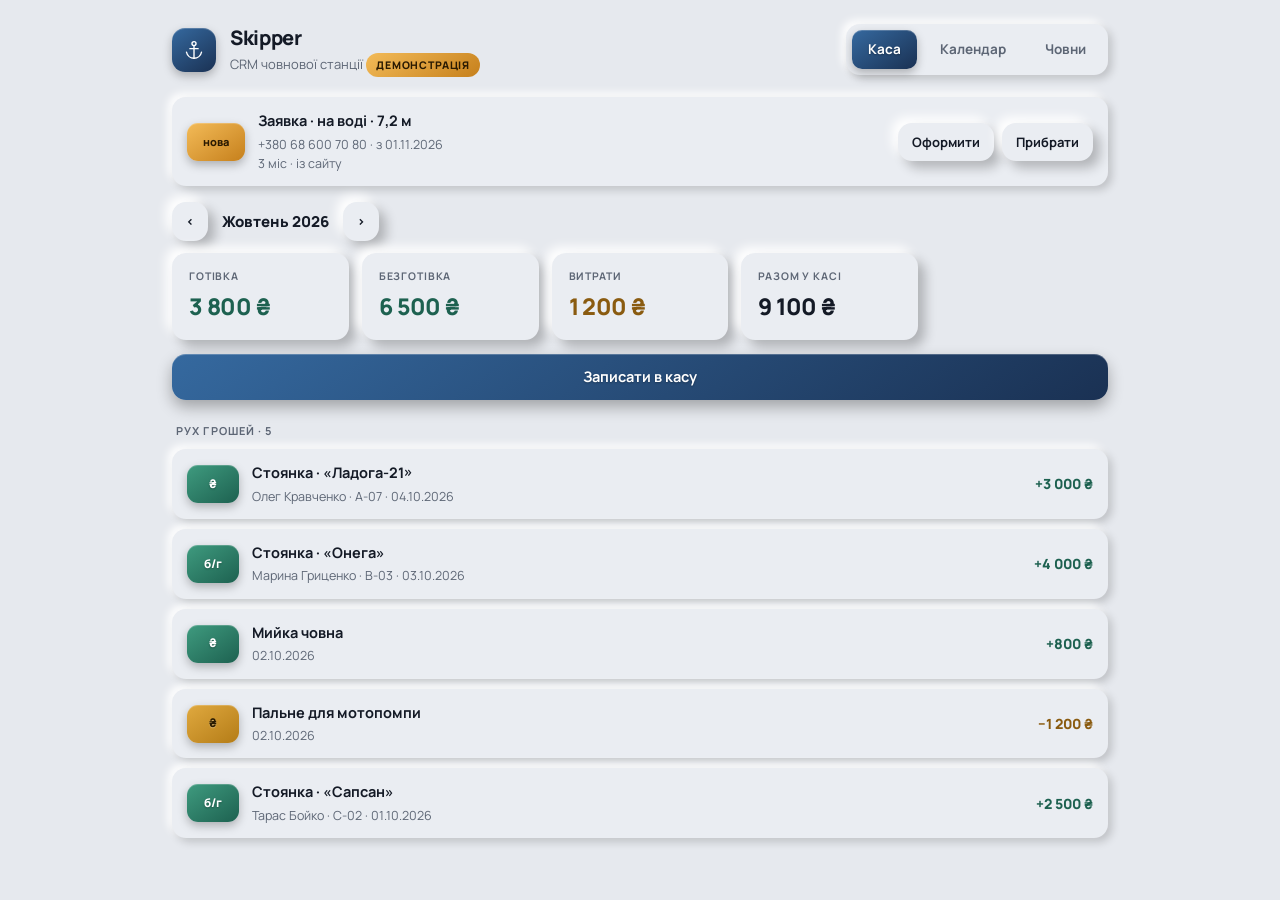
<file: demo/admin.html>
<!doctype html>
<html lang="uk">
<head>
<meta charset="utf-8">
<meta name="viewport" content="width=device-width, initial-scale=1, viewport-fit=cover">
<meta name="robots" content="noindex, nofollow">
<title>Демонстрація — CRM човнової станції Skipper</title>
<link rel="preconnect" href="https://fonts.googleapis.com">
<link rel="preconnect" href="https://fonts.gstatic.com" crossorigin>
<link rel="stylesheet" href="https://fonts.googleapis.com/css2?family=Manrope:wght@400;500;600;700;800&display=swap">
<link rel="stylesheet" href="admin.css?v=2">
<style>
  /* Клікабельна демонстрація CRM: календар, картка стоянки, внесення
     оплати й каса працюють по-справжньому — просто над вигаданими
     даними, які живуть у памʼяті сторінки.

     Усі імена, телефони, човни й суми вигадані. Телефони зроблені
     візерунком (100-20-30), щоб їх не можна було сплутати
     зі справжніми: у CRM станції лежать номери живих людей,
     і їм не місце в портфоліо. */
  .demo-tag{display:inline-block;background:var(--sand-grad);color:#2a1a02;
            font-size:10.5px;font-weight:800;letter-spacing:.08em;
            text-transform:uppercase;padding:4px 10px;border-radius:999px}
  .mgrid{min-width:0}
  .hint{margin-top:10px;font-size:12.5px;color:var(--muted)}
  .modal .two .btn{width:100%}
  .pick{max-height:184px;overflow:auto;margin-top:8px}
  .req-btns{display:flex;gap:8px;flex:none}
  /* У вузькій рамці кнопки переходять під текст, інакше вони
     стискають його в стовпчик по одній літері. */
  @media (max-width:560px){
    #inbox .row-card{flex-wrap:wrap}
    #inbox .body{flex:1 1 100%}
    .req-btns{flex:1 1 100%;margin-top:10px}
    .req-btns .btn{flex:1}
  }
</style>
</head>
<body>
<div class="wrap" style="max-width:980px">

  <div class="top">
    <div class="logo">
      <svg viewBox="0 0 24 24" aria-hidden="true">
        <circle cx="12" cy="5" r="2.2"/><path d="M12 7.2V21"/><path d="M7.5 10.5h9"/>
        <path d="M3.8 14.3A8.4 8.4 0 0 0 12 21a8.4 8.4 0 0 0 8.2-6.7"/>
      </svg>
    </div>
    <div>
      <h1>Skipper</h1>
      <div class="sub">CRM човнової станції <span class="demo-tag">демонстрація</span></div>
    </div>
    <div class="spacer"></div>
    <div class="nav">
      <button class="on" data-go="cash">Каса</button>
      <button data-go="cal">Календар</button>
      <button data-go="list">Човни</button>
    </div>
  </div>

  <!-- ── заявка з сайту ──────────────────────────────────────────── -->
  <div id="inbox"></div>

  <!-- ── каса ────────────────────────────────────────────────────── -->
  <section data-tab="cash">
    <div class="top" style="margin-bottom:12px">
      <button class="btn sm">‹</button>
      <div style="font-weight:800;font-size:15px">Жовтень 2026</div>
      <button class="btn sm">›</button>
    </div>

    <div class="kpi">
      <div class="k"><div class="l">Готівка</div><div class="v ok" id="kCash">—</div></div>
      <div class="k"><div class="l">Безготівка</div><div class="v ok" id="kBank">—</div></div>
      <div class="k"><div class="l">Витрати</div><div class="v" id="kOut">—</div></div>
      <div class="k"><div class="l">Разом у касі</div><div class="v" id="kNet">—</div></div>
    </div>

    <button class="btn solid" style="width:100%;margin-top:14px" id="addCash">
      Записати в касу
    </button>

    <div class="sect">Рух грошей · <span id="moveCount">0</span></div>
    <div id="moves"></div>
  </section>

  <!-- ── календар ────────────────────────────────────────────────── -->
  <section data-tab="cal" hidden>
    <div class="top" style="margin-bottom:12px">
      <button class="btn sm">‹</button>
      <div style="font-weight:800;font-size:15px">Серпень 2026 — Січень 2027</div>
      <button class="btn sm">›</button>
    </div>

    <div class="cal">
      <table class="mgrid">
        <thead><tr><th class="c"></th>
          <th>сер</th><th>вер</th><th>жов</th><th>лис</th><th>гру</th><th>січ</th></tr></thead>
        <tbody id="rows"></tbody>
      </table>
    </div>

    <div class="legend">
      <span><i class="p"></i>оплачено</span>
      <span><i class="d"></i>борг</span>
      <span><i class="q"></i>тариф не вказано</span>
      <span><i class="u"></i>попереду, ще не нараховано</span>
      <span><i class="f"></i>вільно · натисніть, щоб додати</span>
    </div>
    <div class="hint">Натисніть на стоянку — відкриється картка з телефоном і боргом.</div>
  </section>

  <!-- ── човни ───────────────────────────────────────────────────── -->
  <section data-tab="list" hidden>
    <div class="kpi">
      <div class="k"><div class="l">Борг усього</div><div class="v debt" id="sDebt">—</div></div>
      <div class="k"><div class="l">Не оплатили</div><div class="v debt" id="sDebtors">—</div></div>
      <div class="k"><div class="l">Оплачено</div><div class="v ok" id="sPaid">—</div></div>
      <div class="k"><div class="l">Тариф не вказано</div>
        <div class="v" style="color:var(--muted)" id="sNoFee">—</div></div>
      <div class="k"><div class="l">Вільних місць</div><div class="v">44</div></div>
      <div class="k"><div class="l">Місяць, якщо всі заплатять</div><div class="v" id="sMonth">—</div></div>
    </div>
    <div id="groups"></div>
  </section>

  <div class="toast" id="toast"></div>
</div>

<!-- ── вікна ─────────────────────────────────────────────────────── -->
<div class="veil" id="veil" style="display:none"><div class="modal" id="modal"></div></div>

<script>
/* ══════════════════════════════════════════════════════════════════════
   Демонстрація працює над вигаданими даними в памʼяті сторінки.
   Нікуди не звертається, нічого не зберігає: перезавантажили — усе
   як було.

   Правила справжньої системи тут збережені, бо саме вони й цікаві:
   сервіс не підтверджує заявку сам, оплату зараховує людина,
   а тариф, якого не знають, лишається порожнім і не перетворюється
   на нуль.
   ══════════════════════════════════════════════════════════════════ */

const MONTHS = ['сер', 'вер', 'жов', 'лис', 'гру', 'січ'];
const NOW = 2;                       // жовтень — третій стовпчик

const money = (n) => n.toLocaleString('uk-UA').replace(/ /g, ' ') + ' ₴';

/* Стоянки. Телефони — візерунком, щоб їх не можна було сплутати
   зі справжніми номерами клієнтів станції. */
const boats = [
  { slot: 'A-07', boat: '«Ладога-21»', name: 'Олег Кравченко',  phone: '+380 67 100 20 30',
    len: '6,4 м', fee: 3000, paid: 4, debt: 0 },
  { slot: 'A-12', boat: '«Чайка»',     name: 'Богдан Мельник',  phone: '+380 50 200 30 40',
    len: '5,8 м', fee: 2500, paid: 0, debt: 5000 },
  { slot: 'B-03', boat: '«Онега»',     name: 'Марина Гриценко', phone: '+380 97 300 40 50',
    len: '8,1 м', fee: 4000, paid: 2, debt: 4000 },
  { slot: 'B-11', boat: 'Без назви',   name: 'Руслан Дідух',    phone: '—',
    len: '5,2 м', fee: null, paid: 0, debt: null },
  { slot: 'C-02', boat: '«Сапсан»',    name: 'Тарас Бойко',     phone: '+380 63 400 50 60',
    len: '5,0 м', fee: 2500, paid: 6, debt: 0 },
  { slot: 'C-05', boat: '«Веспа»',     name: 'Ігор Савчук',     phone: '+380 95 500 60 70',
    len: '4,6 м', fee: 2500, paid: 0, debt: 2000 },
];

/* Рух грошей за жовтень. */
let moves = [
  { t: 'Стоянка · «Ладога-21»', s: 'Олег Кравченко · A-07', day: '04.10.2026', sum: 3000, how: 'cash', out: false },
  { t: 'Стоянка · «Онега»',     s: 'Марина Гриценко · B-03', day: '03.10.2026', sum: 4000, how: 'bank', out: false },
  { t: 'Мийка човна',           s: null,                     day: '02.10.2026', sum: 800,  how: 'cash', out: false },
  { t: 'Пальне для мотопомпи',  s: null,                     day: '02.10.2026', sum: 1200, how: 'cash', out: true },
  { t: 'Стоянка · «Сапсан»',    s: 'Тарас Бойко · C-02',     day: '01.10.2026', sum: 2500, how: 'bank', out: false },
];

/* Заявка з сайту — перше, що бачить станція, і те, чого сервіс
   не вирішує сам. */
let request = { kind: 'на воді', len: '7,2 м', phone: '+380 68 600 70 80',
                from: '01.11.2026', months: 3 };

/* ── малювання ──────────────────────────────────────────────────── */
const $ = (s) => document.querySelector(s);
const esc = (s) => String(s).replace(/[&<>]/g, (c) => ({ '&': '&amp;', '<': '&lt;', '>': '&gt;' }[c]));

function paintCash() {
  const sum = (f) => moves.filter(f).reduce((a, m) => a + m.sum, 0);
  const cash = sum((m) => !m.out && m.how === 'cash');
  const bank = sum((m) => !m.out && m.how !== 'cash');
  const out  = sum((m) => m.out);
  $('#kCash').textContent = money(cash);
  $('#kBank').textContent = money(bank);
  $('#kOut').textContent = money(out);
  $('#kOut').style.color = out ? 'var(--warn)' : '';
  $('#kNet').textContent = money(cash + bank - out);
  $('#moveCount').textContent = moves.length;

  $('#moves').innerHTML = moves.map((m) => `
    <div class="row-card" style="cursor:default">
      <div class="bchip${m.out ? ' debt' : ''}"${m.out ? '' :
        ' style="background:linear-gradient(145deg,#3f9b7f,#1d6150)"'}>
        ${m.how === 'cash' ? '₴' : 'б/г'}</div>
      <div class="body">
        <div class="n">${esc(m.t)}</div>
        <div class="m">${m.s ? esc(m.s) + ' · ' : ''}${m.day}</div>
      </div>
      <div class="v ${m.out ? 'debt' : 'ok'}">${m.out ? '−' : '+'}${money(m.sum)}</div>
    </div>`).join('');
}

function state(b, i) {
  if (b.fee === null) return 'unknown';
  if (i < b.paid) return 'paid';
  return i <= NOW ? 'debt' : 'future';
}

function paintCal() {
  $('#rows').innerHTML = boats.map((b, bi) => {
    const cells = MONTHS.map((_, i) =>
      `<td class="m"><div class="cell on ${state(b, i)}${i === NOW ? ' now' : ''}"
            data-boat="${bi}">${i === 0 ? esc(b.boat) : ''}</div></td>`).join('');
    return `<tr><td class="slot"><span class="sn">${b.slot}</span></td>${cells}</tr>`;
  }).join('') +
  `<tr><td class="slot"><span class="sn">A-03</span></td>` +
   MONTHS.map(() => '<td class="m"><div class="cell free" data-new="1"></div></td>').join('') +
  `</tr>`;
}

function paintList() {
  const noFee = boats.filter((b) => b.fee === null);
  const debtors = boats.filter((b) => b.debt > 0);
  const ok = boats.filter((b) => b.fee !== null && !b.debt);
  $('#sDebt').textContent = money(debtors.reduce((a, b) => a + b.debt, 0));
  $('#sDebtors').textContent = debtors.length;
  $('#sPaid').textContent = ok.length;
  $('#sNoFee').textContent = noFee.length;
  $('#sMonth').textContent = money(boats.reduce((a, b) => a + (b.fee || 0), 0));

  const row = (b) => {
    const i = boats.indexOf(b);
    const chip = b.fee === null ? 'style="background:linear-gradient(145deg,#b6b0a4,#8d8779)"'
               : b.debt ? 'class="bchip debt"'
               : 'style="background:linear-gradient(145deg,#3f9b7f,#1d6150)"';
    return `<div class="row-card" data-boat="${i}">
      <div class="bchip" ${chip}>${b.slot}</div>
      <div class="body">
        <div class="n">${esc(b.boat)} · ${esc(b.name)}</div>
        <div class="m">${esc(b.phone)} · ${b.len}${b.fee ? ' · ' + money(b.fee) + '/міс' : ''}</div>
      </div>
      <div class="v ${b.debt ? 'debt' : b.fee ? 'ok' : ''}"
           ${b.fee === null ? 'style="color:var(--muted)"' : ''}>
        ${b.fee === null ? 'тариф?' : b.debt ? money(b.debt) : '✓'}</div>
    </div>`;
  };

  $('#groups').innerHTML =
    (noFee.length ? `<div class="sect">Треба уточнити тариф · ${noFee.length}</div>
      <div class="note" style="margin-bottom:10px">Для цього клієнта борг не рахується:
      невідомо, скільки він платить.</div>${noFee.map(row).join('')}` : '') +
    `<div class="sect">Є борг · ${debtors.length}</div>` +
    (debtors.length ? debtors.map(row).join('') : '<div class="note">Боржників немає.</div>') +
    (ok.length ? `<div class="sect">Усе оплачено · ${ok.length}</div>${ok.map(row).join('')}` : '');
}

function paintInbox() {
  $('#inbox').innerHTML = !request ? '' : `
    <div class="row-card" style="cursor:default;margin-bottom:16px">
      <div class="bchip" style="background:var(--sand-grad);color:#2a1a02;
           text-shadow:none;font-size:11px;min-width:58px">нова</div>
      <div class="body">
        <div class="n">Заявка · ${request.kind} · ${request.len}</div>
        <div class="m">${request.phone} · з ${request.from}<br>${request.months} міс · із сайту</div>
      </div>
      <div class="req-btns">
        <button class="btn sm" data-req="take">Оформити</button>
        <button class="btn sm" data-req="drop">Прибрати</button>
      </div>
    </div>`;
}

const paintAll = () => { paintCash(); paintCal(); paintList(); paintInbox(); };

/* ── вікна ──────────────────────────────────────────────────────── */
function open(html) { $('#modal').innerHTML = html; $('#veil').style.display = 'flex'; }
function close() { $('#veil').style.display = 'none'; }
$('#veil').addEventListener('click', (e) => { if (e.target.id === 'veil') close(); });

let toastT;
function say(t) {
  const el = $('#toast');
  el.textContent = t; el.classList.add('on');
  clearTimeout(toastT); toastT = setTimeout(() => el.classList.remove('on'), 2600);
}

function bookingCard(i) {
  const b = boats[i];
  open(`
    <div style="display:flex;gap:12px;align-items:flex-start">
      <div style="flex:1"><h2>${esc(b.boat)}</h2>
        <div class="sub">${b.slot} · ${b.len}</div></div>
      <button class="btn sm" data-close>×</button>
    </div>
    <div class="card" style="margin-top:16px"><div class="rows">
      <div class="row"><span class="k">Клієнт</span><span class="v">${esc(b.name)}</span></div>
      <div class="row"><span class="k">Телефон</span><span class="v">${esc(b.phone)}</span></div>
      <div class="row"><span class="k">Тариф</span>
        <span class="v">${b.fee ? money(b.fee) + ' / міс' : 'ціну уточнити'}</span></div>
      <div class="row"><span class="k">Борг</span>
        <span class="v" style="color:${b.debt ? 'var(--warn)' : 'var(--ok)'}">
          ${b.fee === null ? 'не порахувати' : b.debt ? money(b.debt) : 'немає'}</span></div>
    </div></div>
    ${b.fee === null
      ? `<div class="note">Тариф не вказаний, тож борг не рахується й рахунок
           не виставиш. Впишіть суму — і все порахується саме.</div>`
      : `<div class="two" style="margin-top:14px">
           <button class="btn solid" data-pay="${i}:cash">Готівка</button>
           <button class="btn solid" data-pay="${i}:bank">Безнал</button>
         </div>
         <div class="note">Оплату зараховує людина, звіривши з банком.
           Сервіс не бачить рахунку й сам цього не робить.</div>`}
  `);
}

function payCard(i, how) {
  const b = boats[i];
  open(`
    <div style="display:flex;gap:12px;align-items:flex-start">
      <div style="flex:1"><h2>Внести оплату</h2>
        <div class="sub">${esc(b.boat)} · ${b.slot} · ${how === 'cash' ? 'готівкою' : 'на рахунок'}</div></div>
      <button class="btn sm" data-close>×</button>
    </div>
    <div style="margin-top:16px">
      <div class="lbl">Сума, грн</div>
      <input class="field" id="paySum" inputmode="decimal" value="${b.debt || b.fee}">
    </div>
    <div class="note">Борг зараз: <b>${b.debt ? money(b.debt) : 'немає'}</b>.
      Можна внести частину — решта лишиться боргом.</div>
    <button class="btn solid" style="width:100%;margin-top:14px"
            data-dopay="${i}:${how}">Записати оплату</button>
  `);
}

function cashCard() {
  open(`
    <div style="display:flex;gap:12px;align-items:flex-start">
      <div style="flex:1"><h2>Записати в касу</h2>
        <div class="sub">Жовтень 2026</div></div>
      <button class="btn sm" data-close>×</button>
    </div>
    <div class="two" style="margin-top:16px">
      <div><div class="lbl">Сума, грн</div>
        <input class="field" id="cSum" inputmode="decimal" placeholder="500"></div>
      <div><div class="lbl">Дата</div>
        <input class="field" id="cDay" value="07.10.2026"></div>
    </div>
    <div class="two" style="margin-top:12px">
      <div><div class="lbl">Що це</div>
        <select class="field" id="cKind">
          <option value="in">надходження</option>
          <option value="out">витрата</option>
        </select></div>
      <div><div class="lbl">Як</div>
        <select class="field" id="cHow">
          <option value="cash">готівкою</option>
          <option value="bank">на рахунок</option>
        </select></div>
    </div>
    <div style="margin-top:12px">
      <div class="lbl">Чия це оплата · не обовʼязково</div>
      <select class="field" id="cWho">
        <option value="">нічия — просто надходження</option>
        ${boats.map((b, i) => `<option value="${i}">${esc(b.boat)} · ${esc(b.name)} · ${b.slot}</option>`).join('')}
      </select>
    </div>
    <div style="margin-top:12px">
      <div class="lbl">За що</div>
      <input class="field" id="cNote" placeholder="мийка човна, пальне, ключі…">
    </div>
    <button class="btn solid" style="width:100%;margin-top:14px" id="cSave">Записати</button>
    <div class="note">Вибрали стоянку — гроші підуть їй як оплата й зменшать борг.
      Лишили порожнім — це просто надходження в касу. Тим самим вікном
      вносять і витрати: виберіть «витрата» в полі «що це».</div>
  `);
}

function newCard(from) {
  open(`
    <div style="display:flex;gap:12px;align-items:flex-start">
      <div style="flex:1"><h2>Нова стоянка</h2>
        <div class="sub">${from ? 'із заявки з сайту' : 'місце A-03 · на воді'}</div></div>
      <button class="btn sm" data-close>×</button>
    </div>
    <div class="two" style="margin-top:16px">
      <div><div class="lbl">Клієнт</div>
        <input class="field" id="nName" placeholder="Імʼя та прізвище"></div>
      <div><div class="lbl">Телефон</div>
        <input class="field" id="nPhone" value="${from ? request.phone : ''}" placeholder="+380"></div>
    </div>
    <div class="two" style="margin-top:12px">
      <div><div class="lbl">Човен</div>
        <input class="field" id="nBoat" placeholder="назва або опис"></div>
      <div><div class="lbl">Довжина, м</div>
        <input class="field" id="nLen" value="${from ? request.len.replace(' м', '') : ''}" placeholder="6,4"></div>
    </div>
    <div class="two" style="margin-top:12px">
      <div><div class="lbl">Тариф, грн/міс</div>
        <input class="field" id="nFee" placeholder="порожньо = уточнити"></div>
      <div><div class="lbl">На скільки</div>
        <select class="field" id="nMon">
          <option>1 місяць</option><option selected>3 місяці</option><option>6 місяців</option>
        </select></div>
    </div>
    <button class="btn solid" style="width:100%;margin-top:14px" id="nSave">Створити стоянку</button>
    <div class="note">Тариф можна лишити порожнім — тоді CRM чесно покаже
      «ціну уточнити», а не нуль.</div>
  `);
}

/* ── натискання ─────────────────────────────────────────────────── */
document.addEventListener('click', (e) => {
  const t = e.target;

  const tab = t.closest('[data-go]');
  if (tab) {
    document.querySelectorAll('[data-tab]').forEach((s) => { s.hidden = s.dataset.tab !== tab.dataset.go; });
    document.querySelectorAll('.nav button').forEach((x) => x.classList.toggle('on', x === tab));
    return;
  }

  if (t.closest('[data-close]')) return close();

  const cell = t.closest('[data-boat]');
  if (cell) return bookingCard(Number(cell.dataset.boat));

  if (t.closest('[data-new]')) return newCard(false);
  if (t.id === 'addCash') return cashCard();

  const req = t.closest('[data-req]');
  if (req) {
    if (req.dataset.req === 'take') return newCard(true);
    request = null; paintInbox(); say('Заявку прибрано');
    return;
  }

  const pay = t.closest('[data-pay]');
  if (pay) {
    const [i, how] = pay.dataset.pay.split(':');
    return payCard(Number(i), how);
  }

  const dopay = t.closest('[data-dopay]');
  if (dopay) {
    const [i, how] = dopay.dataset.dopay.split(':');
    const b = boats[Number(i)];
    const sum = Math.round(parseFloat(($('#paySum').value || '').replace(',', '.'))) || 0;
    if (sum <= 0) return say('Впишіть суму');
    const left = Math.max(0, b.debt - sum);
    b.debt = left;
    if (!left) b.paid = Math.max(b.paid, NOW + 1);
    moves.unshift({ t: 'Стоянка · ' + b.boat, s: b.name + ' · ' + b.slot,
                    day: '07.10.2026', sum, how, out: false });
    paintAll(); close();
    say(left ? `Внесено ${money(sum)} · лишився борг ${money(left)}`
             : `Внесено ${money(sum)} · борг закрито`);
    return;
  }

  if (t.id === 'cSave') {
    const sum = Math.round(parseFloat(($('#cSum').value || '').replace(',', '.'))) || 0;
    if (sum <= 0) return say('Впишіть суму');
    const out = $('#cKind').value === 'out';
    const how = $('#cHow').value;
    const who = $('#cWho').value;
    const note = $('#cNote').value.trim();

    if (who !== '' && !out) {
      const b = boats[Number(who)];
      const left = Math.max(0, (b.debt || 0) - sum);
      b.debt = left;
      if (!left) b.paid = Math.max(b.paid, NOW + 1);
      moves.unshift({ t: 'Стоянка · ' + b.boat, s: b.name + ' · ' + b.slot,
                      day: $('#cDay').value, sum, how, out: false });
      say(left ? `Внесено ${money(sum)} · лишився борг ${money(left)}` : 'Борг закрито');
    } else {
      moves.unshift({ t: note || (out ? 'Витрата' : 'Надходження'), s: null,
                      day: $('#cDay').value, sum, how, out });
      say(out ? 'Витрату записано' : 'Надходження записано');
    }
    paintAll(); close();
    return;
  }

  if (t.id === 'nSave') {
    const name = $('#nName').value.trim() || 'Без імені';
    const feeRaw = $('#nFee').value.trim();
    boats.push({
      slot: 'A-03',
      boat: $('#nBoat').value.trim() || 'Без назви',
      name,
      phone: $('#nPhone').value.trim() || '—',
      len: ($('#nLen').value.trim() || '—') + ' м',
      fee: feeRaw ? Math.round(parseFloat(feeRaw.replace(',', '.'))) : null,
      paid: 0,
      debt: feeRaw ? Math.round(parseFloat(feeRaw.replace(',', '.'))) : null,
    });
    request = null;
    paintAll(); close();
    say('Стоянку створено · місце A-03');
    return;
  }
});

paintAll();
</script>
</body>
</html>
</file>
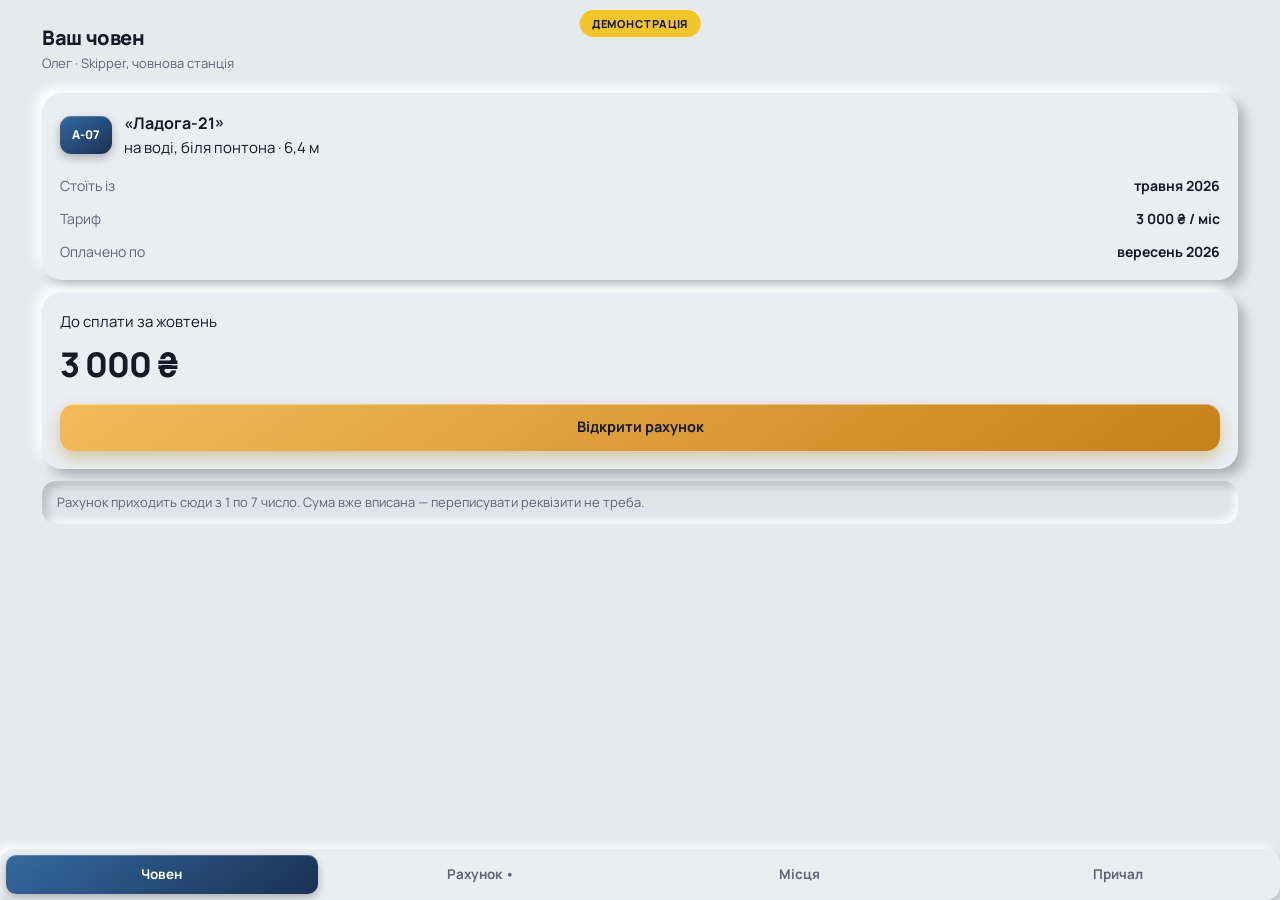
<file: demo/client.html>
<!doctype html>
<html lang="uk">
<head>
<meta charset="utf-8">
<meta name="viewport" content="width=device-width, initial-scale=1, viewport-fit=cover">
<meta name="robots" content="noindex, nofollow">
<title>Демонстрація — кабінет клієнта Skipper</title>
<link rel="preconnect" href="https://fonts.googleapis.com">
<link rel="preconnect" href="https://fonts.gstatic.com" crossorigin>
<link rel="stylesheet" href="https://fonts.googleapis.com/css2?family=Manrope:wght@400;500;600;700;800&display=swap">
<link rel="stylesheet" href="client.css?v=2">
<style>
  /* Демонстрація живе в рамці телефона на сторінці кейсу, тож сама
     сторінка — просто тло потрібного кольору. Усі дані тут вигадані:
     справжні імена, телефони й борги клієнтів станції на публічну
     сторінку не потрапляють. */
  html,body{margin:0;background:#e6e9ee}
  [data-skin="client"]{min-height:100vh}
  .wrap{max-width:560px;margin:0 auto;padding:18px 16px 92px}
  .nav{position:fixed;left:0;right:0;bottom:0;border-radius:0;
       padding:8px max(16px,calc(50% - 264px));justify-content:space-between}
  .nav button{flex:1}
  .qr{display:grid;place-items:center;background:#fff;border-radius:16px;box-shadow:var(--cast);
      padding:14px;margin-top:14px}
  .qr img{width:150px;height:150px;display:block;image-rendering:pixelated}
  .demo-tag{position:fixed;top:10px;left:50%;transform:translateX(-50%);
            background:rgba(245,194,27,.92);color:#141d42;font-size:11px;
            font-weight:800;letter-spacing:.08em;text-transform:uppercase;
            padding:5px 12px;border-radius:999px;z-index:30}
</style>
</head>
<body>
<div data-skin="client">
  <span class="demo-tag">демонстрація</span>

  <div class="wrap">
    <div class="top" style="flex-wrap:nowrap">
      <div style="flex:1;min-width:0">
        <h1 id="ttl">Ваш човен</h1>
        <div class="sub">Олег&nbsp;·&nbsp;Skipper, човнова станція</div>
      </div>
    </div>

    <!-- ── човен ─────────────────────────────────────────────────── -->
    <section data-tab="boat">
      <div class="card">
        <div style="display:flex;align-items:center;gap:12px">
          <div class="bchip">A-07</div>
          <div style="flex:1;min-width:0">
            <b style="font-size:16px">«Ладога-21»</b>
            <div class="sub">на&nbsp;воді, біля понтона · 6,4&nbsp;м</div>
          </div>
        </div>
        <div class="rows" style="margin-top:16px">
          <div class="row"><span class="k">Стоїть із</span><span class="v">травня 2026</span></div>
          <div class="row"><span class="k">Тариф</span><span class="v">3 000 ₴ / міс</span></div>
          <div class="row"><span class="k">Оплачено по</span><span class="v">вересень 2026</span></div>
        </div>
      </div>

      <div class="card" style="margin-top:12px">
        <div class="sub">До сплати за жовтень</div>
        <div style="font-size:34px;font-weight:800;letter-spacing:-.03em;margin-top:4px">3 000 ₴</div>
        <button class="btn sand" style="width:100%;margin-top:14px" data-go="bill">
          Відкрити рахунок
        </button>
      </div>

      <div class="note">
        Рахунок приходить сюди з&nbsp;1&nbsp;по&nbsp;7&nbsp;число. Сума вже
        вписана — переписувати реквізити не&nbsp;треба.
      </div>
    </section>

    <!-- ── рахунок ───────────────────────────────────────────────── -->
    <section data-tab="bill" hidden>
      <div class="card">
        <b>Рахунок за стоянку</b>
        <div class="sub">«Ладога-21», місце A-07</div>
        <div class="rows" style="margin-top:14px">
          <div class="row"><span class="k">Стоянка, жовтень 2026</span><span class="v">3 000 ₴</span></div>
          <div class="row" style="border-top:1px solid rgba(255,255,255,.12);padding-top:11px">
            <span class="k"><b>Разом</b></span><span class="v" style="font-size:19px">3 000 ₴</span></div>
        </div>

        <div class="qr">
          <img src="qr-demo.png" alt="Демонстраційний QR-код" width="150" height="150">
        </div>
        <div class="note" style="margin-top:12px">
          Наведіть камеру — банк відкриється з&nbsp;уже вписаною сумою.
          <b>У&nbsp;демонстрації код неплатіжний.</b>
        </div>

        <button class="btn sand" style="width:100%;margin-top:14px" id="paid">Я оплатив</button>
        <div class="note">
          Кнопка не&nbsp;зараховує гроші. Вона лише каже станції звірити
          надходження — позначку про&nbsp;оплату ставить людина.
        </div>
      </div>
    </section>

    <!-- ── місця ─────────────────────────────────────────────────── -->
    <section data-tab="free" hidden>
      <div class="card">
        <b>Вільно у жовтні</b>
        <div class="rows" style="margin-top:12px">
          <div class="row"><span class="k">На воді</span><span class="v">3 з 20</span></div>
          <div class="row"><span class="k">На суші</span><span class="v">6 з 20</span></div>
          <div class="row"><span class="k">В ангарі</span><span class="v">2 з 10</span></div>
        </div>
        <button class="btn sand" style="width:100%;margin-top:14px" id="ask">
          Попросити місце
        </button>
      </div>
      <div class="note">
        Заявка не&nbsp;бронює місце. Станція передзвонює, уточнює довжину
        судна й&nbsp;закріплює місце вручну.
      </div>
    </section>
  </div>

    <!-- ── причал ─────────────────────────────────────────────────── -->
    <section data-tab="pier" hidden>
      <div class="card">
        <b style="font-size:16px">Як дістатися</b>
        <div class="rows" style="margin-top:14px">
          <div class="row"><span class="k">Адреса</span>
            <span class="v">Вишгород, Київська обл.</span></div>
          <div class="row"><span class="k">Від Києва</span>
            <span class="v">близько 10 хвилин</span></div>
          <div class="row"><span class="k">Телефон</span>
            <span class="v">+380 97 755 09 59</span></div>
        </div>
        <div class="map-box">
          <iframe title="Станція на мапі" loading="lazy"
            src="https://www.google.com/maps?q=50.5799722,30.5337079&amp;z=16&amp;hl=uk&amp;output=embed"></iframe>
        </div>
      </div>
      <div class="note">
        Приїздіть у робочі години. Якщо брама зачинена — телефонуйте, відчинимо.
      </div>
    </section>

  <div class="nav">
    <button class="on" data-go="boat">Човен</button>
    <button data-go="bill">Рахунок&nbsp;•</button>
    <button data-go="free">Місця</button>
    <button data-go="pier">Причал</button>
  </div>

  <div class="toast" id="toast"></div>
</div>

<script>
/* Перемикання вкладок і два повідомлення — більше демонстрації
   не треба. Нікуди не звертаємось: сторінка статична. */
const TITLES = { boat: 'Ваш човен', bill: 'Рахунок', free: 'Вільні місця', pier: 'Причал' };

function go(tab) {
  document.querySelectorAll('[data-tab]').forEach(s => { s.hidden = s.dataset.tab !== tab; });
  document.querySelectorAll('.nav button').forEach(b => b.classList.toggle('on', b.dataset.go === tab));
  document.getElementById('ttl').textContent = TITLES[tab];
}
document.addEventListener('click', (e) => {
  const b = e.target.closest('[data-go]');
  if (b) go(b.dataset.go);
});

let t;
function say(text) {
  const el = document.getElementById('toast');
  el.textContent = text;
  el.classList.add('on');
  clearTimeout(t);
  t = setTimeout(() => el.classList.remove('on'), 2600);
}
document.getElementById('paid').onclick = () => say('Дякуємо! Звіримо з банком і підтвердимо');
document.getElementById('ask').onclick = () => say('Заявку надіслано — передзвонимо');
</script>
</body>
</html>
</file>
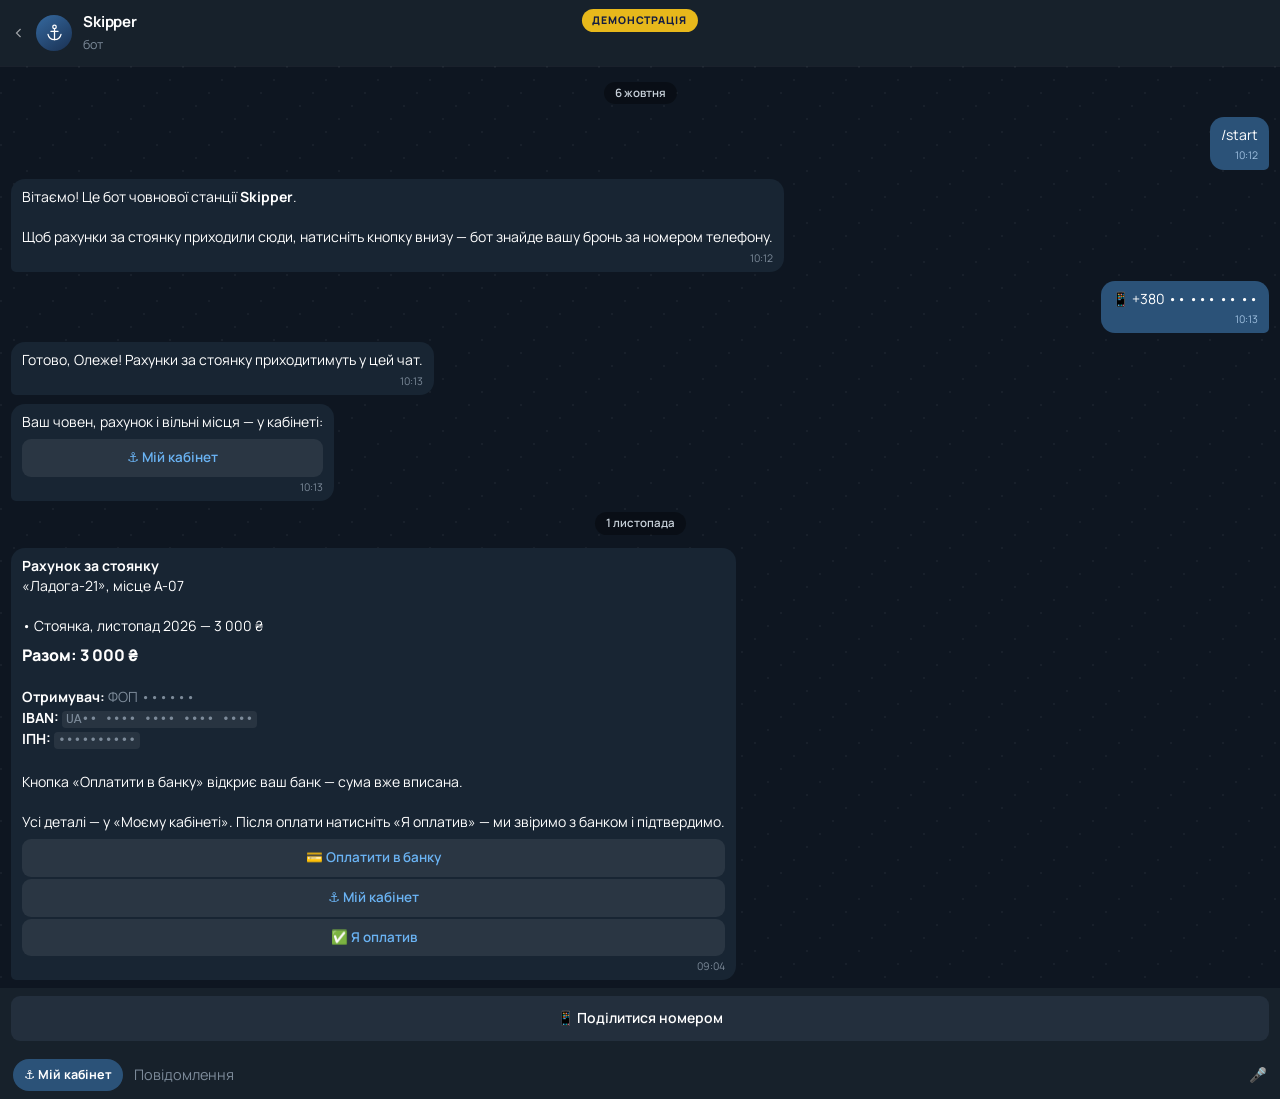
<file: demo/telegram.html>
<!doctype html>
<html lang="uk">
<head>
<meta charset="utf-8">
<meta name="viewport" content="width=device-width, initial-scale=1, viewport-fit=cover">
<meta name="robots" content="noindex, nofollow">
<title>Демонстрація — бот Skipper у Telegram</title>
<link rel="preconnect" href="https://fonts.googleapis.com">
<link rel="preconnect" href="https://fonts.gstatic.com" crossorigin>
<link rel="stylesheet" href="https://fonts.googleapis.com/css2?family=Manrope:wght@400;500;600;700;800&display=swap">
<style>
/* Листування з ботом так, як його бачить клієнт.

   Тексти повідомлень тут НЕ вигадані — вони дослівно ті, що бот
   надсилає насправді (app/api/tg/route.js і app/api/invoice/route.js
   у репозиторії skipper-crm). Вигадані лише імʼя, назва човна й суми.

   Реквізити ФОП показані затертими. У справжньому рахунку вони повні —
   інакше клієнт не оплатить, — але в портфоліо їм не місце. */

*{box-sizing:border-box;margin:0;padding:0}
body{font:400 15px/1.45 Manrope,system-ui,sans-serif;background:#0e1621;color:#fff;
     -webkit-font-smoothing:antialiased}

.app{min-height:100vh;display:flex;flex-direction:column}

.bar{display:flex;align-items:center;gap:11px;padding:11px 13px;background:#17212b;
     position:sticky;top:0;z-index:5;box-shadow:0 1px 0 rgba(255,255,255,.05)}
.back{opacity:.6;font-size:19px;line-height:1}
.ava{width:36px;height:36px;border-radius:50%;flex:none;display:grid;place-items:center;
     background:linear-gradient(145deg,#35699f,#1a3153)}
.ava svg{width:19px;height:19px;fill:none;stroke:#fff;stroke-width:1.6;
         stroke-linecap:round;stroke-linejoin:round}
.who b{display:block;font-size:15px;font-weight:700;letter-spacing:-.01em}
.who span{font-size:12.5px;color:#7d8b9a}

/* Тло Telegram: ледь помітний візерунок, щоб бульбашки читались як чат,
   а не як картки. */
.chat{flex:1;padding:14px 11px 8px;display:flex;flex-direction:column;gap:9px;
      background:#0e1621
      url("data:image/svg+xml,%3Csvg xmlns='http://www.w3.org/2000/svg' width='52' height='52'%3E%3Cpath d='M13 13h2v2h-2zM39 39h2v2h-2zM26 0h2v2h-2zM0 26h2v2H0z' fill='%23ffffff' fill-opacity='.045'/%3E%3C/svg%3E")}

.day{align-self:center;background:rgba(0,0,0,.35);color:#c7d0d9;font-size:11.5px;
     font-weight:600;padding:3px 11px;border-radius:999px;margin:2px 0 4px}

.msg{max-width:84%;padding:8px 11px 6px;border-radius:14px;font-size:14px;
     position:relative;word-wrap:break-word}
.msg.in{align-self:flex-start;background:#182533;border-bottom-left-radius:5px}
.msg.out{align-self:flex-end;background:#2b5278;border-bottom-right-radius:5px}
.msg b{font-weight:700}
.msg .t{display:block;text-align:right;font-size:10.5px;color:#7d8b9a;margin-top:3px}
.msg.out .t{color:#9fc0e0}
.msg code{font-family:ui-monospace,Menlo,Consolas,monospace;font-size:13px;
          background:rgba(255,255,255,.07);padding:1px 4px;border-radius:4px}
.msg ul{margin:6px 0 0 16px}
.msg .sum{display:block;margin-top:7px;font-size:16px;font-weight:800}
.hid{color:#7d8b9a}

/* Кнопки під повідомленням — як інлайн-клавіатура Telegram. */
.keys{display:flex;flex-direction:column;gap:2px;margin-top:7px}
.keys button{border:0;cursor:pointer;background:rgba(255,255,255,.08);color:#6ab3f3;
             font:inherit;font-size:13.5px;font-weight:600;padding:9px 10px;border-radius:9px}
.keys button:hover{background:rgba(255,255,255,.13)}

/* Клавіатура-відповідь із кнопкою «Поділитися номером». */
.reply{display:flex;gap:7px;padding:8px 11px;background:#17212b}
.reply button{flex:1;border:0;cursor:pointer;background:#232f3d;color:#fff;font:inherit;
              font-size:14px;font-weight:600;padding:12px;border-radius:9px}

.input{display:flex;align-items:center;gap:11px;padding:10px 13px;background:#17212b;
       color:#7d8b9a;font-size:14.5px}
.input .menu{background:#2b5278;color:#fff;font-size:12.5px;font-weight:700;
             padding:7px 11px;border-radius:999px;white-space:nowrap}
.input .ph{flex:1;min-width:0}

.tag{position:fixed;top:9px;left:50%;transform:translateX(-50%);z-index:9;
     background:rgba(245,194,27,.94);color:#141d42;font-size:10.5px;font-weight:800;
     letter-spacing:.08em;text-transform:uppercase;padding:4px 11px;border-radius:999px}
</style>
</head>
<body>
<div class="app">
  <span class="tag">демонстрація</span>

  <div class="bar">
    <span class="back">‹</span>
    <span class="ava">
      <svg viewBox="0 0 24 24"><circle cx="12" cy="5" r="2.2"/><path d="M12 7.2V21"/>
        <path d="M7.5 10.5h9"/><path d="M3.8 14.3A8.4 8.4 0 0 0 12 21a8.4 8.4 0 0 0 8.2-6.7"/></svg>
    </span>
    <span class="who"><b>Skipper</b><span>бот</span></span>
  </div>

  <div class="chat" id="chat">
    <span class="day">6 жовтня</span>

    <div class="msg out">/start<span class="t">10:12</span></div>

    <div class="msg in">
      Вітаємо! Це бот човнової станції <b>Skipper</b>.<br><br>
      Щоб рахунки за стоянку приходили сюди, натисніть кнопку внизу —
      бот знайде вашу бронь за номером телефону.
      <span class="t">10:12</span>
    </div>

    <div class="msg out">📱 +380 •• ••• •• ••<span class="t">10:13</span></div>

    <div class="msg in">
      Готово, Олеже! Рахунки за стоянку приходитимуть у цей чат.
      <span class="t">10:13</span>
    </div>

    <div class="msg in">
      Ваш човен, рахунок і вільні місця — у кабінеті:
      <div class="keys"><button data-say="open">⚓ Мій кабінет</button></div>
      <span class="t">10:13</span>
    </div>

    <span class="day">1 листопада</span>

    <div class="msg in">
      <b>Рахунок за стоянку</b><br>
      «Ладога-21», місце A-07<br><br>
      • Стоянка, листопад 2026 — 3 000 ₴
      <span class="sum">Разом: 3 000 ₴</span><br>
      <b>Отримувач:</b> <span class="hid">ФОП ••••••</span><br>
      <b>IBAN:</b> <code class="hid">UA•• •••• •••• •••• ••••</code><br>
      <b>ІПН:</b> <code class="hid">••••••••••</code><br><br>
      Кнопка «Оплатити в банку» відкриє ваш банк — сума вже вписана.<br><br>
      Усі деталі — у «Моєму кабінеті». Після оплати натисніть «Я оплатив» —
      ми звіримо з банком і підтвердимо.
      <div class="keys">
        <button data-say="bank">💳 Оплатити в банку</button>
        <button data-say="open">⚓ Мій кабінет</button>
        <button data-say="paid" id="paidBtn">✅ Я оплатив</button>
      </div>
      <span class="t">09:04</span>
    </div>
  </div>

  <div class="reply" id="reply" hidden>
    <button>📱 Поділитися номером</button>
  </div>

  <div class="input">
    <span class="menu">⚓ Мій кабінет</span>
    <span class="ph">Повідомлення</span>
    <span>🎤</span>
  </div>
</div>

<script>
/* Єдина дія в демонстрації: «Я оплатив» дописує відповідь бота — ту саму,
   що він надсилає насправді. Нікуди не звертаємось, сторінка статична. */
const chat = document.getElementById('chat');
document.addEventListener('click', (e) => {
  const b = e.target.closest('[data-say]');
  if (!b) return;

  if (b.dataset.say === 'paid') {
    if (document.getElementById('answer')) return;
    const m = document.createElement('div');
    m.className = 'msg in';
    m.id = 'answer';
    m.innerHTML = 'Дякуємо! Ми звіримо з банком і підтвердимо оплату.' +
                  '<span class="t">09:05</span>';
    chat.appendChild(m);
    m.scrollIntoView({ behavior: 'smooth', block: 'end' });
    document.getElementById('paidBtn').textContent = '✅ Надіслано';
  }
});
</script>
</body>
</html>
</file>
<file: demo/admin.css>
/* Та сама система, що в макетах Skipper: світла поверхня,
   різкі чорні тіні, приглушений темний синій. */

:root{
  --bg:#e6e9ee; --card:#eaedf2; --sunk:#dfe3ea; --lift:#ffffff;
  --drop:rgba(0,0,0,.24); --drop-soft:rgba(0,0,0,.17);
  --blue:#1e3a63; --blue-hi:#35699f;
  --grad:linear-gradient(145deg,#35699f 0%,#1a3153 100%);
  --sand:#e9a63b; --sand-grad:linear-gradient(145deg,#f3bb58 0%,#c6801c 100%);
  --ink:#141a26; --muted:#5d6675; --ok:#1d6150; --warn:#8a5b10;
  --r-lg:20px; --r-md:14px; --r-sm:10px;
  --out:7px 7px 12px var(--drop), -6px -6px 11px var(--lift);
  --out-sm:4px 4px 8px var(--drop-soft), -4px -4px 8px var(--lift);
  --out-lg:12px 12px 22px var(--drop), -9px -9px 18px var(--lift);
  --in:inset 5px 5px 9px var(--drop-soft), inset -4px -4px 8px var(--lift);
  --cast:0 7px 15px rgba(0,0,0,.30);
  --cast-sm:0 4px 10px rgba(0,0,0,.26);
}

*{box-sizing:border-box;margin:0;padding:0}
html{-webkit-text-size-adjust:100%}
body{
  background:var(--bg);color:var(--ink);
  font:400 15px/1.55 Manrope,system-ui,-apple-system,sans-serif;
  -webkit-font-smoothing:antialiased;overflow-x:clip;
}
button,input,select{font:inherit}
a{color:inherit}

.wrap{max-width:1240px;margin:0 auto;padding:22px}

/* ── шапка ───────────────────────────────────────────────────────────── */
.top{display:flex;align-items:center;gap:14px;flex-wrap:wrap;margin-bottom:20px}
.logo{
  width:44px;height:44px;border-radius:13px;background:var(--grad);flex:none;
  display:flex;align-items:center;justify-content:center;
  box-shadow:var(--cast-sm), inset 0 1px 0 rgba(255,255,255,.2);
}
.logo svg{width:22px;height:22px;fill:none;stroke:#fff;stroke-width:1.5;
          stroke-linecap:round;stroke-linejoin:round}
.top h1{font-size:20px;font-weight:800;letter-spacing:-.018em}
.top .sub{color:var(--muted);font-size:13px}
.spacer{flex:1}

.nav{display:flex;gap:7px;background:var(--card);padding:6px;
     border-radius:var(--r-md);box-shadow:var(--out-sm);flex-wrap:wrap}
.nav button{
  border:0;cursor:pointer;padding:9px 16px;border-radius:var(--r-sm);
  font-size:13.5px;font-weight:700;color:var(--muted);background:none;
}
.nav button.on{
  background:var(--grad);color:#fff;
  box-shadow:var(--cast-sm), inset 0 1px 0 rgba(255,255,255,.2);
  text-shadow:0 1px 2px rgba(0,0,0,.3);
}

/* ── кнопки й поля ───────────────────────────────────────────────────── */
.btn{
  border:0;cursor:pointer;padding:12px 20px;border-radius:var(--r-md);
  background:var(--card);box-shadow:var(--out);
  color:var(--ink);font-weight:700;font-size:14.5px;
  transition:transform .15s,box-shadow .15s;
}
.btn:hover{transform:translateY(-2px);box-shadow:var(--out-lg)}
.btn:active{transform:translateY(1px);box-shadow:var(--in)}
.btn:disabled{opacity:.5;cursor:default;transform:none;box-shadow:var(--out-sm)}
.btn.solid{background:var(--grad);color:#fff;
           box-shadow:var(--cast), inset 0 1px 0 rgba(255,255,255,.22);
           text-shadow:0 1px 2px rgba(0,0,0,.28)}
.btn.sand{background:var(--sand-grad);color:#2a1a02;
          box-shadow:0 7px 16px rgba(198,128,28,.42), inset 0 1px 0 rgba(255,255,255,.4);
          text-shadow:none}
.btn.sm{padding:9px 14px;font-size:13px}

.field{
  width:100%;background:var(--sunk);border:0;border-radius:var(--r-md);
  box-shadow:var(--in);padding:12px 15px;font-size:14.5px;color:var(--ink);
}
.field::placeholder{color:#93a0b4}
.field:focus{outline:2px solid var(--sand);outline-offset:2px}
.lbl{font-size:11px;font-weight:700;letter-spacing:.09em;text-transform:uppercase;
     color:var(--muted);margin-bottom:6px}

.card{background:var(--card);border-radius:var(--r-lg);box-shadow:var(--out);padding:18px}
.sect{font-size:11px;font-weight:700;letter-spacing:.1em;text-transform:uppercase;
      color:var(--muted);margin:22px 0 10px 4px}

/* ── підсумки ────────────────────────────────────────────────────────── */
.kpi{display:grid;grid-template-columns:repeat(auto-fill,minmax(170px,1fr));gap:13px}
.k{background:var(--card);border-radius:var(--r-md);box-shadow:var(--out);padding:15px 17px}
.k .l{font-size:10.5px;font-weight:700;letter-spacing:.08em;text-transform:uppercase;
      color:var(--muted)}
.k .v{font-size:23px;font-weight:800;letter-spacing:-.025em;margin-top:5px}
.k .v.debt{color:var(--warn)}
.k .v.ok{color:var(--ok)}

/* ── календар по місяцях ─────────────────────────────────────────────── */
.cal{background:var(--card);border-radius:var(--r-lg);box-shadow:var(--out);
     padding:14px;overflow-x:auto}
.mgrid{border-collapse:separate;border-spacing:0 7px;width:100%;table-layout:fixed}
.mgrid th{padding:0 0 10px;font-size:10px;font-weight:700;letter-spacing:.05em;
          text-transform:uppercase;color:var(--muted);text-align:center}
.mgrid th.c{text-align:left;width:66px;padding-right:9px}
.mgrid td.slot{padding-right:9px;width:66px}
.mgrid .sn{display:block;font-size:12px;font-weight:800;padding:8px 0;
           white-space:nowrap;overflow:hidden;text-overflow:ellipsis}
.mgrid td.m{padding:0 2px}
.cell{height:34px;border-radius:8px;background:var(--sunk);
      box-shadow:inset 2px 2px 4px rgba(0,0,0,.12), inset -2px -2px 4px #fff}
.cell.free{cursor:pointer}
.cell.free:hover{box-shadow:inset 3px 3px 6px rgba(0,0,0,.16), inset -2px -2px 4px #fff}
.cell.on{cursor:pointer;background:var(--grad);
         box-shadow:0 3px 7px rgba(0,0,0,.26), inset 0 1px 0 rgba(255,255,255,.18);
         display:flex;align-items:center;padding:0 9px;color:#fff;
         font-size:11.5px;font-weight:700;white-space:nowrap;overflow:hidden;
         text-overflow:ellipsis;display:block;line-height:34px;
         text-shadow:0 1px 2px rgba(0,0,0,.3)}

/* оплачено — приглушений зелений із синім підтоном */
.cell.on.paid{background:linear-gradient(145deg,#3f9b7f 0%,#1d6150 100%)}

/* треба платити — медовий, той самий сімейний відтінок, що й акцент */
.cell.on.debt{background:linear-gradient(145deg,#e0a93f 0%,#b47c17 100%);
              color:#2a1c02;text-shadow:0 1px 1px rgba(255,255,255,.3)}

/* попереду, ще не нараховано */
.cell.on.future{background:linear-gradient(145deg,#9fb2c9 0%,#74889f 100%);
                box-shadow:0 2px 5px rgba(0,0,0,.16), inset 0 1px 0 rgba(255,255,255,.22)}

/* тарифу немає — рахувати нічим */
.cell.on.unknown{background:linear-gradient(145deg,#b6b0a4 0%,#8d8779 100%)}

.cell.now{outline:2px solid var(--blue-hi);outline-offset:1px}

.legend{display:flex;gap:16px;flex-wrap:wrap;margin-top:14px;
        font-size:12.5px;color:var(--muted);font-weight:600}
.legend i{display:inline-block;width:14px;height:12px;border-radius:4px;
          margin-right:7px;vertical-align:-1px}
.legend i.p{background:linear-gradient(145deg,#3f9b7f,#1d6150)}
.legend i.d{background:linear-gradient(145deg,#e0a93f,#b47c17)}
.legend i.f{background:var(--sunk);box-shadow:var(--in)}
.legend i.u{background:linear-gradient(145deg,#9fb2c9,#74889f)}
.legend i.q{background:linear-gradient(145deg,#b6b0a4,#8d8779)}

/* ── список ──────────────────────────────────────────────────────────── */
.row-card{background:var(--card);border-radius:var(--r-md);box-shadow:var(--out-sm);
          padding:13px 15px;display:flex;align-items:center;gap:13px;cursor:pointer}
.row-card + .row-card{margin-top:10px}
.row-card:hover{box-shadow:var(--out)}
.row-card .body{flex:1;min-width:0}
.row-card .n{font-weight:700;font-size:14.5px}
.row-card .m{color:var(--muted);font-size:12.5px;margin-top:2px}
.row-card .v{font-weight:800;font-size:14px;white-space:nowrap}
.row-card .v.debt{color:var(--warn)}
.row-card .v.ok{color:var(--ok)}
.bchip{min-width:52px;height:38px;border-radius:11px;background:var(--grad);color:#fff;
       display:flex;align-items:center;justify-content:center;font-size:12px;
       font-weight:800;flex:none;
       box-shadow:var(--cast-sm), inset 0 1px 0 rgba(255,255,255,.2);
       text-shadow:0 1px 2px rgba(0,0,0,.3)}
.bchip.debt{background:linear-gradient(145deg,#e0a93f,#b47c17);color:#2a1c02;
            text-shadow:0 1px 1px rgba(255,255,255,.3)}

/* ── вікно ───────────────────────────────────────────────────────────── */
.veil{position:fixed;inset:0;background:rgba(15,20,30,.45);z-index:40;
      display:flex;align-items:center;justify-content:center;padding:20px}
.modal{background:var(--bg);border-radius:24px;box-shadow:0 20px 50px rgba(0,0,0,.4);
       padding:24px;width:100%;max-width:440px;max-height:88vh;overflow-y:auto}
.modal h2{font-size:19px;font-weight:800;letter-spacing:-.018em}
.modal .sub{color:var(--muted);font-size:13px;margin-top:2px}
.rows{display:flex;flex-direction:column;gap:11px}
.row{display:flex;justify-content:space-between;gap:12px;font-size:14px}
.row .k{color:var(--muted)}
.row .v{font-weight:700;text-align:right}
.two{display:grid;grid-template-columns:1fr 1fr;gap:10px}

.note{margin-top:12px;padding:12px 15px;border-radius:var(--r-md);
      background:var(--sunk);box-shadow:var(--in);
      font-size:13px;line-height:1.5;color:var(--muted)}
.note b{color:var(--ink)}
.note.warn{color:var(--warn)}

.toast{position:fixed;left:50%;bottom:26px;transform:translate(-50%,20px);
       background:#0f1c33;color:#fff;padding:13px 22px;border-radius:14px;
       font-size:14px;font-weight:700;box-shadow:0 12px 28px rgba(0,0,0,.4);
       opacity:0;pointer-events:none;transition:.25s;z-index:60;max-width:90vw;
       text-align:center}
.toast.on{opacity:1;transform:translate(-50%,0)}

.center{min-height:100vh;display:flex;align-items:center;justify-content:center;padding:20px}

@media (max-width:700px){
  .wrap{padding:14px}
  .cal{padding:10px}
  .mgrid th.c, .mgrid td.slot{width:50px;padding-right:6px}
  .mgrid .sn{font-size:10.5px}
  .mgrid td.m{padding:0 1.5px}
  .cell{height:30px}
  .cell.on{font-size:10.5px;padding:0 5px;line-height:30px}
  .top h1{font-size:17px}
  .nav{width:100%}
  .nav button{flex:1;padding:9px 6px;font-size:12.5px}
  .modal{padding:18px;border-radius:18px}
  .two{grid-template-columns:1fr}
}

/* Плашка нової заявки — піщана, щоб не сплутати ні з боргом,
   ні з оплаченим: це не гроші, а прохання передзвонити. */
.bchip.sand-chip{background:var(--sand-grad);color:#2a1a02;
                 text-shadow:none;font-size:11px;min-width:58px}

/* Атрибут hidden мусить вигравати: інакше елемент із власним
   display (наприклад .veil із display:flex) лишається видимим. */
[hidden]{display:none !important}

/* Смужка прокрутки — тонка й ледь помітна: у рамці телефона вона
   не частина інтерфейсу, а службовий елемент браузера. */
*{scrollbar-width:thin;scrollbar-color:rgba(0,0,0,.22) transparent}
::-webkit-scrollbar{width:4px;height:4px}
::-webkit-scrollbar-track{background:transparent}
::-webkit-scrollbar-thumb{background:rgba(0,0,0,.22);border-radius:4px}
::-webkit-scrollbar-thumb:hover{background:rgba(0,0,0,.34)}
</file>
<file: demo/client.css>
/* Тема кабінету клієнта — та сама, що була: темно-синій фон,
   білий «оплачено», жовтий «борг». Усі правила загорнуті
   в [data-skin="client"], щоб світла адмінка на тих самих назвах
   класів їх не перемалювала. Файл зібраний зі старої globals.css;
   правити треба тут. */

/* Темний неоморфізм — рішення Каті від 22.09.2026.
   Фон темно-синій, картки того ж кольору; об'єм дають дві тіні:
   світліша синя зверху-зліва і майже чорна знизу-справа.
     білий  — оплачено, звичайні кнопки, текст;
     жовтий — не оплачено / борг, а також головні кнопки дій.
   На білих і жовтих плашках текст темно-синій.
   Тема ФІКСОВАНА: не залежить від теми телефона чи Telegram. */

[data-skin="client"]{
  --bg:#e6e9ee; --card:#eaedf2; --sunk:#dfe3ea; --lift:#ffffff;
  --drop:rgba(0,0,0,.24); --drop-soft:rgba(0,0,0,.17);
  --blue:#1e3a63; --blue-hi:#35699f;
  --grad:linear-gradient(145deg,#35699f 0%,#1a3153 100%);
  --sand:#e9a63b; --sand-grad:linear-gradient(145deg,#f3bb58 0%,#c6801c 100%);
  --ink:#141a26; --muted:#5d6675; --ok:#1d6150; --warn:#8a5b10;

  /* Назви, які лишились від темної теми. Щоб не правити сотню місць,
     вони просто вказують на відповідники світлої. */
  --on:#ffffff;                       /* текст на синій плашці */
  --navy:#1e3a63; --navy-grad:var(--grad);
  --yellow:#b47c17;                   /* сума до сплати */
  --yellow-grad:linear-gradient(145deg,#e0a93f 0%,#b47c17 100%);

  --r-lg:20px; --r-md:14px; --r-sm:10px;
  --out:7px 7px 12px var(--drop), -6px -6px 11px var(--lift);
  --out-sm:4px 4px 8px var(--drop-soft), -4px -4px 8px var(--lift);
  --out-lg:12px 12px 22px var(--drop), -9px -9px 18px var(--lift);
  --in:inset 5px 5px 9px var(--drop-soft), inset -4px -4px 8px var(--lift);
  --cast:0 7px 15px rgba(0,0,0,.30);
  --cast-sm:0 4px 10px rgba(0,0,0,.26);
}

[data-skin="client"] *, [data-skin="client"]{box-sizing:border-box;margin:0;padding:0}
[data-skin="client"]{color-scheme:light;background:#e6e9ee;-webkit-text-size-adjust:100%;-webkit-tap-highlight-color:transparent}
[data-skin="client"], [data-skin="client"]{overscroll-behavior-y:none}
[data-skin="client"]{
  background:var(--bg);color:var(--ink);
  font:400 15px/1.55 Manrope,system-ui,-apple-system,sans-serif;
  -webkit-font-smoothing:antialiased;overflow-x:clip;
}
[data-skin="client"] button, [data-skin="client"] input, [data-skin="client"] select{font:inherit}
[data-skin="client"] a{color:inherit}

[data-skin="client"] .wrap{max-width:1240px;margin:0 auto;padding:22px}

[data-skin="client"] /* ── шапка ───────────────────────────────────────────────────────────── */
.top{display:flex;align-items:center;gap:14px;flex-wrap:wrap;margin-bottom:20px}
[data-skin="client"] .logo{
  width:44px;height:44px;border-radius:13px;background:var(--grad);flex:none;
  display:flex;align-items:center;justify-content:center;
  box-shadow:var(--cast-sm), inset 0 1px 0 rgba(255,255,255,.2);
}
[data-skin="client"] .logo svg{width:22px;height:22px;fill:none;stroke:var(--on);stroke-width:1.5;
          stroke-linecap:round;stroke-linejoin:round}
[data-skin="client"] .top h1{font-size:20px;font-weight:800;letter-spacing:-.018em}
[data-skin="client"] .top .sub{color:var(--muted);font-size:13px}
[data-skin="client"] .spacer{flex:1}

[data-skin="client"] .nav{display:flex;gap:7px;background:var(--card);padding:6px;
     border-radius:var(--r-md);box-shadow:var(--out-sm);flex-wrap:wrap}
[data-skin="client"] .nav button{
  border:0;cursor:pointer;padding:9px 16px;border-radius:var(--r-sm);
  font-size:13.5px;font-weight:700;color:var(--muted);background:none;
}
[data-skin="client"] .nav button.on{
  background:var(--grad);color:var(--on);
  box-shadow:var(--cast-sm), inset 0 1px 0 rgba(255,255,255,.2);
  text-shadow:none;
}

[data-skin="client"] /* ── кнопки й поля ───────────────────────────────────────────────────── */
.btn{
  border:0;cursor:pointer;padding:12px 20px;border-radius:var(--r-md);
  background:var(--card);box-shadow:var(--out);
  color:var(--ink);font-weight:700;font-size:14.5px;
  transition:transform .15s,box-shadow .15s;
}
[data-skin="client"] /* Підйом при наведенні — лише там, [data-skin="client"] де є миша. На телефоні «наведення»
   залипає після дотику, [data-skin="client"] і кнопка підстрибує: це й було смикання. */
@media (hover:hover){ .btn:hover{transform:translateY(-2px);box-shadow:var(--out-lg)} }
[data-skin="client"] .btn:active{transform:translateY(1px);box-shadow:var(--in)}
[data-skin="client"] .btn:disabled{opacity:.5;cursor:default;transform:none;box-shadow:var(--out-sm)}
[data-skin="client"] .btn.solid{background:var(--yellow-grad);color:var(--on);
           box-shadow:0 7px 16px rgba(0,0,0,.45), inset 0 1px 0 rgba(255,255,255,.4)}
[data-skin="client"] .btn.blue{background:var(--grad);color:var(--on);box-shadow:var(--cast)}
[data-skin="client"] .btn.sand{background:var(--sand-grad);color:var(--ink);
          box-shadow:0 7px 16px rgba(160,130,0,.35), inset 0 1px 0 rgba(255,255,255,.4);
          text-shadow:none}
[data-skin="client"] .btn.sm{padding:9px 14px;font-size:13px}

[data-skin="client"] .field{
  width:100%;background:var(--sunk);border:0;border-radius:var(--r-md);
  box-shadow:var(--in);padding:12px 15px;font-size:14.5px;color:var(--ink);
}
[data-skin="client"] .field::placeholder{color:#7d87b3}
[data-skin="client"] option{color:#141d42;background:#fff}
[data-skin="client"] .field:focus{outline:2px solid var(--yellow);outline-offset:2px}
[data-skin="client"] .lbl{font-size:11px;font-weight:700;letter-spacing:.09em;text-transform:uppercase;
     color:var(--muted);margin-bottom:6px}

[data-skin="client"] .card{background:var(--card);border-radius:var(--r-lg);box-shadow:var(--out);padding:18px}
[data-skin="client"] .sect{font-size:11px;font-weight:700;letter-spacing:.1em;text-transform:uppercase;
      color:var(--muted);margin:22px 0 10px 4px}

[data-skin="client"] /* ── підсумки ────────────────────────────────────────────────────────── */
.kpi{display:grid;grid-template-columns:repeat(auto-fill,minmax(170px,1fr));gap:13px}
[data-skin="client"] .kpi .k{background:var(--card);border-radius:var(--r-md);box-shadow:var(--out);padding:15px 17px}
[data-skin="client"] .kpi .k .l{font-size:10.5px;font-weight:700;letter-spacing:.08em;text-transform:uppercase;
      color:var(--muted)}
[data-skin="client"] .kpi .k .v{font-size:23px;font-weight:800;letter-spacing:-.025em;margin-top:5px}
[data-skin="client"] .kpi .k .v.debt{color:var(--warn)}
[data-skin="client"] .kpi .k .v.ok{color:var(--ok)}

[data-skin="client"] /* ── календар по місяцях ─────────────────────────────────────────────── */
.cal{background:var(--card);border-radius:var(--r-lg);box-shadow:var(--out);
     padding:14px;overflow-x:auto}
[data-skin="client"] .mgrid{border-collapse:separate;border-spacing:0 7px;width:100%;min-width:720px;
       table-layout:fixed}  [data-skin="client"] /* інакше місяць із назвою човна розтягується на пів таблиці */
.mgrid th{padding:0 0 10px;font-size:10px;font-weight:700;letter-spacing:.05em;
          text-transform:uppercase;color:var(--muted);text-align:center}
[data-skin="client"] .mgrid th.c{text-align:left;width:70px;padding-right:9px}
[data-skin="client"] .mgrid td.slot{padding-right:9px;width:70px}
[data-skin="client"] .mgrid .sn{display:block;font-size:12px;font-weight:800;padding:2px 0 0;white-space:nowrap}
[data-skin="client"] .mgrid .sk{display:block;font-size:10px;color:var(--muted);white-space:nowrap;padding-bottom:2px}
[data-skin="client"] .mgrid td.m{padding:0 2px}
[data-skin="client"] .cell{height:34px;border-radius:8px;background:var(--sunk);
      box-shadow:inset 2px 2px 5px var(--drop-soft), inset -2px -2px 4px var(--lift)}
[data-skin="client"] .cell.free{cursor:pointer}
@media (hover:hover){ [data-skin="client"] .cell.free:hover{box-shadow:inset 3px 3px 7px var(--drop), inset -2px -2px 4px var(--lift)} }
[data-skin="client"] .cell.on{cursor:pointer;background:var(--grad);
         box-shadow:0 3px 7px rgba(0,0,0,.26), inset 0 1px 0 rgba(255,255,255,.18);
         display:flex;align-items:center;padding:0 9px;color:var(--on);
         font-size:11.5px;font-weight:700;white-space:nowrap;overflow:hidden;
         text-shadow:none}
[data-skin="client"] .cell.on.debt{background:var(--yellow-grad);color:var(--on)}
[data-skin="client"] .cell.on.future{
  background:transparent;color:var(--ink);text-shadow:none;
  box-shadow:inset 0 0 0 1.5px rgba(0,0,0,.22);
}
[data-skin="client"] .cell.now{outline:1.5px solid rgba(0,0,0,.30);outline-offset:1px}

[data-skin="client"] .legend{display:flex;gap:16px;flex-wrap:wrap;margin-top:14px;
        font-size:12.5px;color:var(--muted);font-weight:600}
[data-skin="client"] .legend i{display:inline-block;width:14px;height:12px;border-radius:4px;
          margin-right:7px;vertical-align:-1px}
[data-skin="client"] .legend i.p{background:var(--grad)}
[data-skin="client"] .legend i.d{background:var(--yellow-grad)}
[data-skin="client"] .legend i.f{background:var(--sunk);box-shadow:var(--in)}
[data-skin="client"] .legend i.u{box-shadow:inset 0 0 0 1.5px rgba(0,0,0,.26)}

[data-skin="client"] /* ── список ──────────────────────────────────────────────────────────── */
.row-card{background:var(--card);border-radius:var(--r-md);box-shadow:var(--out-sm);
          padding:13px 15px;display:flex;align-items:center;gap:13px;cursor:pointer}
[data-skin="client"] .row-card + .row-card{margin-top:10px}
@media (hover:hover){ [data-skin="client"] .row-card:hover{box-shadow:var(--out)} }
[data-skin="client"] .row-card .body{flex:1;min-width:0}
[data-skin="client"] .row-card .n{font-weight:700;font-size:14.5px}
[data-skin="client"] .row-card .m{color:var(--muted);font-size:12.5px;margin-top:2px}
[data-skin="client"] .row-card .v{font-weight:800;font-size:14px;white-space:nowrap}
[data-skin="client"] .row-card .v.debt{color:var(--warn)}
[data-skin="client"] .row-card .v.ok{color:var(--ok)}
[data-skin="client"] .bchip{min-width:52px;height:38px;border-radius:11px;background:var(--grad);color:var(--on);
       display:flex;align-items:center;justify-content:center;font-size:12px;
       font-weight:800;flex:none;
       box-shadow:var(--cast-sm), inset 0 1px 0 rgba(255,255,255,.2);
       text-shadow:none}
[data-skin="client"] .bchip.debt{background:var(--yellow-grad);color:var(--on)}
[data-skin="client"] .bchip.out{background:var(--sunk);color:var(--ink);box-shadow:var(--in)}

[data-skin="client"] /* ── вікно ───────────────────────────────────────────────────────────── */
.veil{position:fixed;inset:0;background:rgba(3,6,20,.6);z-index:40;
      display:flex;align-items:center;justify-content:center;padding:20px}
[data-skin="client"] .modal{background:var(--bg);border-radius:24px;box-shadow:0 20px 50px rgba(0,0,0,.6);
       padding:24px;width:100%;max-width:440px;max-height:88vh;max-height:88dvh;overflow-y:auto;
       overscroll-behavior:contain}
[data-skin="client"] .modal h2{font-size:19px;font-weight:800;letter-spacing:-.018em}
[data-skin="client"] .modal .sub{color:var(--muted);font-size:13px;margin-top:2px}
[data-skin="client"] .rows{display:flex;flex-direction:column;gap:11px}
[data-skin="client"] .row{display:flex;justify-content:space-between;gap:12px;font-size:14px}
[data-skin="client"] .row .k{color:var(--muted)}
[data-skin="client"] .row .v{font-weight:700;text-align:right}
[data-skin="client"] .two{display:grid;grid-template-columns:1fr 1fr;gap:10px}

[data-skin="client"] .note{margin-top:12px;padding:12px 15px;border-radius:var(--r-md);
      background:var(--sunk);box-shadow:var(--in);
      font-size:13px;line-height:1.5;color:var(--muted)}
[data-skin="client"] .note b{color:var(--ink)}
[data-skin="client"] .note.warn{color:var(--warn)}

[data-skin="client"] .toast{position:fixed;left:50%;bottom:26px;transform:translate(-50%,20px);
       background:var(--grad);color:#fff;padding:13px 22px;border-radius:14px;
       font-size:14px;font-weight:700;box-shadow:0 12px 28px rgba(0,0,0,.4);
       opacity:0;pointer-events:none;transition:.25s;z-index:60;max-width:90vw;
       text-align:center}
[data-skin="client"] .toast.on{opacity:1;transform:translate(-50%,0)}

[data-skin="client"] .center{min-height:100vh;min-height:100dvh;display:flex;align-items:center;justify-content:center;padding:20px}

[data-skin="client"] /* ── календар на телефоні: три місяці, [data-skin="client"] картка на місце ──────────────── */
.cal-mob{display:none}
[data-skin="client"] .mslot{background:var(--card);border-radius:var(--r-md);box-shadow:var(--out-sm);padding:12px 13px}
[data-skin="client"] .mslot + .mslot{margin-top:12px}
[data-skin="client"] .mhead{display:flex;align-items:center;gap:12px;cursor:pointer}
[data-skin="client"] .mhead .sname{font-weight:800;font-size:14px;min-width:44px}
[data-skin="client"] .mhead .body{flex:1;min-width:0}
[data-skin="client"] .mhead .n{font-weight:700;font-size:15px;white-space:nowrap;overflow:hidden;text-overflow:ellipsis}
[data-skin="client"] .mhead .m{color:var(--muted);font-size:12.5px;white-space:nowrap;overflow:hidden;text-overflow:ellipsis}
[data-skin="client"] .mhead .v{font-weight:800;font-size:13.5px;white-space:nowrap}
[data-skin="client"] .mhead .v.debt{color:var(--warn)}
[data-skin="client"] .mcells{display:grid;grid-template-columns:repeat(3,1fr);gap:8px;margin-top:10px}
[data-skin="client"] .mcell{height:34px;border-radius:9px;display:flex;align-items:center;justify-content:center;
       font-size:12px;font-weight:800;text-transform:uppercase;letter-spacing:.04em;cursor:pointer;
       background:var(--sunk);color:var(--muted);
       box-shadow:inset 2px 2px 5px var(--drop-soft), inset -2px -2px 4px var(--lift)}
[data-skin="client"] .mcell.on{background:var(--grad);color:var(--on);box-shadow:var(--cast-sm)}
[data-skin="client"] .mcell.on.debt{background:var(--yellow-grad)}
[data-skin="client"] .mcell.now{outline:1.5px solid rgba(0,0,0,.30);outline-offset:2px}

@media (max-width:700px){
  [data-skin="client"] .wrap{padding:14px 14px calc(96px + env(safe-area-inset-bottom))}
  [data-skin="client"] .top h1{font-size:17px}
  [data-skin="client"] /* Вкладки — знизу, [data-skin="client"] як у звичайному додатку: до них дістає великий палець. */
  .nav{position:fixed;left:12px;right:12px;bottom:calc(10px + env(safe-area-inset-bottom));
       z-index:30;width:auto;flex-wrap:nowrap;background:var(--card)}
  [data-skin="client"] .nav button{flex:1;padding:12px 6px;font-size:13.5px}
  [data-skin="client"] .cal-desk{display:none}
  [data-skin="client"] .cal-mob{display:block}
  [data-skin="client"] /* Поля 16px: з меншим шрифтом телефон сам збільшує сторінку
     при дотику до поля, [data-skin="client"] і вона «стрибає». */
  .field, [data-skin="client"] select.field, [data-skin="client"] input, [data-skin="client"] select{font-size:16px}
  [data-skin="client"] /* Вікна — знизу, [data-skin="client"] як шторка: так не перекриває клавіатура. */
  .veil{align-items:flex-end;padding:0}
  [data-skin="client"] .modal{padding:20px 18px calc(20px + env(safe-area-inset-bottom));
         border-radius:22px 22px 0 0;max-width:none;max-height:92vh;max-height:92dvh}
  [data-skin="client"] .two{grid-template-columns:1fr}
  [data-skin="client"] .toast{bottom:calc(84px + env(safe-area-inset-bottom))}
  [data-skin="client"] .kpi .k .v{font-size:20px}
}

[data-skin="client"] /* ── клієнтський міні-додаток ─────────────────────────────────────────
   Той самий темний стиль. «До оплати» — жовта плашка: найпомітніше
   на екрані, [data-skin="client"] як і домовлялись (сума до оплати — найконтрастніша). */
.due{margin-top:12px;display:flex;align-items:center;justify-content:space-between;gap:12px;
     background:var(--yellow-grad);color:var(--on);border-radius:var(--r-lg);
     padding:16px 18px;box-shadow:var(--cast);cursor:pointer}
[data-skin="client"] .due-l{font-size:12px;font-weight:700;letter-spacing:.05em;text-transform:uppercase;opacity:.8}
[data-skin="client"] .due-v{font-size:26px;font-weight:800;letter-spacing:-.02em;margin-top:2px}
[data-skin="client"] .due-go{font-weight:800;font-size:14px;white-space:nowrap}
[data-skin="client"] .bill-sum{display:flex;justify-content:space-between;align-items:baseline;margin-top:14px;
          padding-top:14px;border-top:1px solid rgba(0,0,0,.12);
          font-weight:800;font-size:15px}
[data-skin="client"] .bill-sum span:last-child{font-size:24px;color:var(--yellow)}
[data-skin="client"] /* QR на білому: камера й банк мають бачити контрастний код. */
.qr-frame{display:block;margin:4px auto 0;width:220px;max-width:70vw;aspect-ratio:1;
          padding:14px;border:0;border-radius:18px;background:#fff;cursor:pointer;
          box-shadow:var(--cast)}
[data-skin="client"] .qr-frame svg{width:100%;height:100%;display:block}
[data-skin="client"] .qr-cap{color:var(--muted);font-size:13px;line-height:1.55;margin-top:12px}
[data-skin="client"] .qr-cap b{color:var(--ink)}
[data-skin="client"] .mono{font-variant-numeric:tabular-nums;letter-spacing:.02em}


/* Обгортка займає весь екран: інакше крізь неї світився б світлий
   фон адмінки, який лишається на body. */
[data-skin="client"]{min-height:100vh}

/* Мапа у вкладці «Причал». Висота фіксована: карта не має чим себе
   виміряти, тож без неї вона схлопнулась би в нуль. */
[data-skin="client"] .map-box{margin-top:14px;border-radius:var(--r-md);overflow:hidden;
         height:230px;box-shadow:var(--in);background:var(--sunk)}
[data-skin="client"] .map-box iframe{width:100%;height:100%;border:0;display:block}

/* Атрибут hidden мусить вигравати: інакше елемент із власним
   display (наприклад .veil із display:flex) лишається видимим. */
[hidden]{display:none !important}

/* Смужка прокрутки — тонка й ледь помітна: у рамці телефона вона
   не частина інтерфейсу, а службовий елемент браузера. */
*{scrollbar-width:thin;scrollbar-color:rgba(0,0,0,.22) transparent}
::-webkit-scrollbar{width:4px;height:4px}
::-webkit-scrollbar-track{background:transparent}
::-webkit-scrollbar-thumb{background:rgba(0,0,0,.22);border-radius:4px}
::-webkit-scrollbar-thumb:hover{background:rgba(0,0,0,.34)}
</file>
